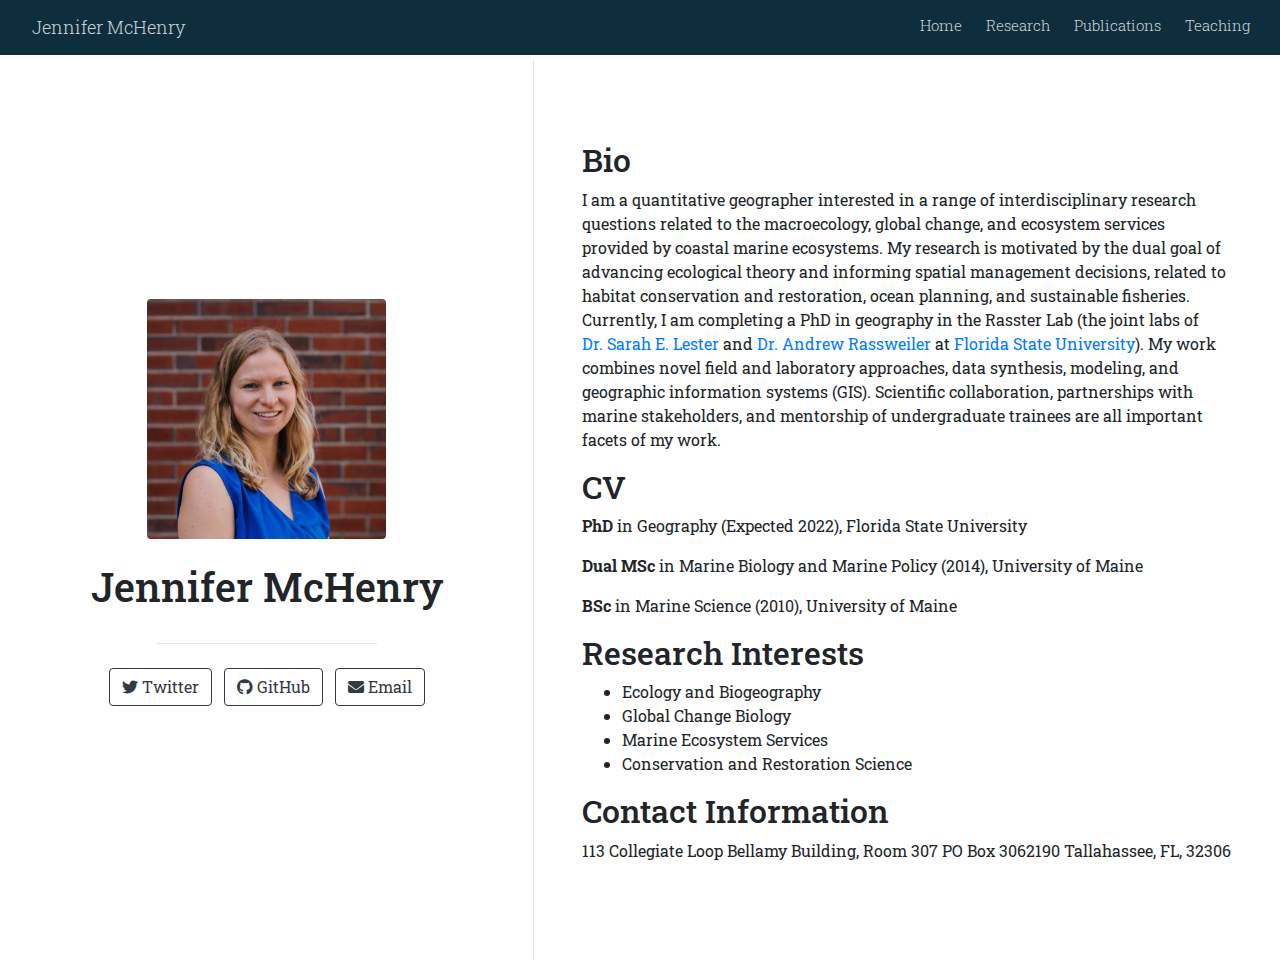
<file: docs/index.html>
<!doctype html>
<html lang="en">
  <head>
    <!-- Required meta tags -->
    <meta charset="utf-8">
    <meta name="viewport" content="width=device-width, initial-scale=1, shrink-to-fit=no">

    <!-- Bootstrap CSS -->
    <link rel="stylesheet" href="https://stackpath.bootstrapcdn.com/bootstrap/4.5.0/css/bootstrap.min.css">

    <link href="https://fonts.googleapis.com/css2?family=Roboto+Slab&display=swap" rel="stylesheet">
    <style type="text/css">body {font-family: 'Roboto Slab', serif;}</style>

    <title>Jennifer McHenry</title>

    
          <!--radix_placeholder_navigation_in_header-->
          <meta name="distill:offset" content=""/>

          <script type="application/javascript">

            window.headroom_prevent_pin = false;

            window.document.addEventListener("DOMContentLoaded", function (event) {

              // initialize headroom for banner
              var header = $('header').get(0);
              var headerHeight = header.offsetHeight;
              var headroom = new Headroom(header, {
                tolerance: 5,
                onPin : function() {
                  if (window.headroom_prevent_pin) {
                    window.headroom_prevent_pin = false;
                    headroom.unpin();
                  }
                }
              });
              headroom.init();
              if(window.location.hash)
                headroom.unpin();
              $(header).addClass('headroom--transition');

              // offset scroll location for banner on hash change
              // (see: https://github.com/WickyNilliams/headroom.js/issues/38)
              window.addEventListener("hashchange", function(event) {
                window.scrollTo(0, window.pageYOffset - (headerHeight + 25));
              });

              // responsive menu
              $('.distill-site-header').each(function(i, val) {
                var topnav = $(this);
                var toggle = topnav.find('.nav-toggle');
                toggle.on('click', function() {
                  topnav.toggleClass('responsive');
                });
              });

              // nav dropdowns
              $('.nav-dropbtn').click(function(e) {
                $(this).next('.nav-dropdown-content').toggleClass('nav-dropdown-active');
                $(this).parent().siblings('.nav-dropdown')
                   .children('.nav-dropdown-content').removeClass('nav-dropdown-active');
              });
              $("body").click(function(e){
                $('.nav-dropdown-content').removeClass('nav-dropdown-active');
              });
              $(".nav-dropdown").click(function(e){
                e.stopPropagation();
              });
            });
          </script>

          <style type="text/css">

          /* Theme (user-documented overrideables for nav appearance) */

          .distill-site-nav {
            color: rgba(255, 255, 255, 0.8);
            background-color: #0F2E3D;
            font-size: 15px;
            font-weight: 300;
          }

          .distill-site-nav a {
            color: inherit;
            text-decoration: none;
          }

          .distill-site-nav a:hover {
            color: white;
          }

          @media print {
            .distill-site-nav {
              display: none;
            }
          }

          .distill-site-header {

          }

          .distill-site-footer {

          }


          /* Site Header */

          .distill-site-header {
            width: 100%;
            box-sizing: border-box;
            z-index: 3;
          }

          .distill-site-header .nav-left {
            display: inline-block;
            margin-left: 8px;
          }

          @media screen and (max-width: 768px) {
            .distill-site-header .nav-left {
              margin-left: 0;
            }
          }


          .distill-site-header .nav-right {
            float: right;
            margin-right: 8px;
          }

          .distill-site-header a,
          .distill-site-header .title {
            display: inline-block;
            text-align: center;
            padding: 14px 10px 14px 10px;
          }

          .distill-site-header .title {
            font-size: 18px;
            min-width: 150px;
          }

          .distill-site-header .logo {
            padding: 0;
          }

          .distill-site-header .logo img {
            display: none;
            max-height: 20px;
            width: auto;
            margin-bottom: -4px;
          }

          .distill-site-header .nav-image img {
            max-height: 18px;
            width: auto;
            display: inline-block;
            margin-bottom: -3px;
          }



          @media screen and (min-width: 1000px) {
            .distill-site-header .logo img {
              display: inline-block;
            }
            .distill-site-header .nav-left {
              margin-left: 20px;
            }
            .distill-site-header .nav-right {
              margin-right: 20px;
            }
            .distill-site-header .title {
              padding-left: 12px;
            }
          }


          .distill-site-header .nav-toggle {
            display: none;
          }

          .nav-dropdown {
            display: inline-block;
            position: relative;
          }

          .nav-dropdown .nav-dropbtn {
            border: none;
            outline: none;
            color: rgba(255, 255, 255, 0.8);
            padding: 16px 10px;
            background-color: transparent;
            font-family: inherit;
            font-size: inherit;
            font-weight: inherit;
            margin: 0;
            margin-top: 1px;
            z-index: 2;
          }

          .nav-dropdown-content {
            display: none;
            position: absolute;
            background-color: white;
            min-width: 200px;
            border: 1px solid rgba(0,0,0,0.15);
            border-radius: 4px;
            box-shadow: 0px 8px 16px 0px rgba(0,0,0,0.1);
            z-index: 1;
            margin-top: 2px;
            white-space: nowrap;
            padding-top: 4px;
            padding-bottom: 4px;
          }

          .nav-dropdown-content hr {
            margin-top: 4px;
            margin-bottom: 4px;
            border: none;
            border-bottom: 1px solid rgba(0, 0, 0, 0.1);
          }

          .nav-dropdown-active {
            display: block;
          }

          .nav-dropdown-content a, .nav-dropdown-content .nav-dropdown-header {
            color: black;
            padding: 6px 24px;
            text-decoration: none;
            display: block;
            text-align: left;
          }

          .nav-dropdown-content .nav-dropdown-header {
            display: block;
            padding: 5px 24px;
            padding-bottom: 0;
            text-transform: uppercase;
            font-size: 14px;
            color: #999999;
            white-space: nowrap;
          }

          .nav-dropdown:hover .nav-dropbtn {
            color: white;
          }

          .nav-dropdown-content a:hover {
            background-color: #ddd;
            color: black;
          }

          .nav-right .nav-dropdown-content {
            margin-left: -45%;
            right: 0;
          }

          @media screen and (max-width: 768px) {
            .distill-site-header a, .distill-site-header .nav-dropdown  {display: none;}
            .distill-site-header a.nav-toggle {
              float: right;
              display: block;
            }
            .distill-site-header .title {
              margin-left: 0;
            }
            .distill-site-header .nav-right {
              margin-right: 0;
            }
            .distill-site-header {
              overflow: hidden;
            }
            .nav-right .nav-dropdown-content {
              margin-left: 0;
            }
          }


          @media screen and (max-width: 768px) {
            .distill-site-header.responsive {position: relative; min-height: 500px; }
            .distill-site-header.responsive a.nav-toggle {
              position: absolute;
              right: 0;
              top: 0;
            }
            .distill-site-header.responsive a,
            .distill-site-header.responsive .nav-dropdown {
              display: block;
              text-align: left;
            }
            .distill-site-header.responsive .nav-left,
            .distill-site-header.responsive .nav-right {
              width: 100%;
            }
            .distill-site-header.responsive .nav-dropdown {float: none;}
            .distill-site-header.responsive .nav-dropdown-content {position: relative;}
            .distill-site-header.responsive .nav-dropdown .nav-dropbtn {
              display: block;
              width: 100%;
              text-align: left;
            }
          }

          /* Site Footer */

          .distill-site-footer {
            width: 100%;
            overflow: hidden;
            box-sizing: border-box;
            z-index: 3;
            margin-top: 30px;
            padding-top: 30px;
            padding-bottom: 30px;
            text-align: center;
          }

          /* Headroom */

          d-title {
            padding-top: 6rem;
          }

          @media print {
            d-title {
              padding-top: 4rem;
            }
          }

          .headroom {
            z-index: 1000;
            position: fixed;
            top: 0;
            left: 0;
            right: 0;
          }

          .headroom--transition {
            transition: all .4s ease-in-out;
          }

          .headroom--unpinned {
            top: -100px;
          }

          .headroom--pinned {
            top: 0;
          }

          /* adjust viewport for navbar height */
          /* helps vertically center bootstrap (non-distill) content */
          .min-vh-100 {
            min-height: calc(100vh - 100px) !important;
          }

          </style>

          <script src="site_libs/jquery-3.6.0/jquery-3.6.0.min.js"></script>
          <link href="site_libs/font-awesome-5.1.0/css/all.css" rel="stylesheet"/>
          <link href="site_libs/font-awesome-5.1.0/css/v4-shims.css" rel="stylesheet"/>
          <script src="site_libs/headroom-0.9.4/headroom.min.js"></script>
          <script src="site_libs/autocomplete-0.37.1/autocomplete.min.js"></script>
          <script src="site_libs/fuse-6.4.1/fuse.min.js"></script>

          <script type="application/javascript">

          function getMeta(metaName) {
            var metas = document.getElementsByTagName('meta');
            for (let i = 0; i < metas.length; i++) {
              if (metas[i].getAttribute('name') === metaName) {
                return metas[i].getAttribute('content');
              }
            }
            return '';
          }

          function offsetURL(url) {
            var offset = getMeta('distill:offset');
            return offset ? offset + '/' + url : url;
          }

          function createFuseIndex() {

            // create fuse index
            var options = {
              keys: [
                { name: 'title', weight: 20 },
                { name: 'categories', weight: 15 },
                { name: 'description', weight: 10 },
                { name: 'contents', weight: 5 },
              ],
              ignoreLocation: true,
              threshold: 0
            };
            var fuse = new window.Fuse([], options);

            // fetch the main search.json
            return fetch(offsetURL('search.json'))
              .then(function(response) {
                if (response.status == 200) {
                  return response.json().then(function(json) {
                    // index main articles
                    json.articles.forEach(function(article) {
                      fuse.add(article);
                    });
                    // download collections and index their articles
                    return Promise.all(json.collections.map(function(collection) {
                      return fetch(offsetURL(collection)).then(function(response) {
                        if (response.status === 200) {
                          return response.json().then(function(articles) {
                            articles.forEach(function(article) {
                              fuse.add(article);
                            });
                          })
                        } else {
                          return Promise.reject(
                            new Error('Unexpected status from search index request: ' +
                                      response.status)
                          );
                        }
                      });
                    })).then(function() {
                      return fuse;
                    });
                  });

                } else {
                  return Promise.reject(
                    new Error('Unexpected status from search index request: ' +
                                response.status)
                  );
                }
              });
          }

          window.document.addEventListener("DOMContentLoaded", function (event) {

            // get search element (bail if we don't have one)
            var searchEl = window.document.getElementById('distill-search');
            if (!searchEl)
              return;

            createFuseIndex()
              .then(function(fuse) {

                // make search box visible
                searchEl.classList.remove('hidden');

                // initialize autocomplete
                var options = {
                  autoselect: true,
                  hint: false,
                  minLength: 2,
                };
                window.autocomplete(searchEl, options, [{
                  source: function(query, callback) {
                    const searchOptions = {
                      isCaseSensitive: false,
                      shouldSort: true,
                      minMatchCharLength: 2,
                      limit: 10,
                    };
                    var results = fuse.search(query, searchOptions);
                    callback(results
                      .map(function(result) { return result.item; })
                    );
                  },
                  templates: {
                    suggestion: function(suggestion) {
                      var img = suggestion.preview && Object.keys(suggestion.preview).length > 0
                        ? `<img src="${offsetURL(suggestion.preview)}"</img>`
                        : '';
                      var html = `
                        <div class="search-item">
                          <h3>${suggestion.title}</h3>
                          <div class="search-item-description">
                            ${suggestion.description || ''}
                          </div>
                          <div class="search-item-preview">
                            ${img}
                          </div>
                        </div>
                      `;
                      return html;
                    }
                  }
                }]).on('autocomplete:selected', function(event, suggestion) {
                  window.location.href = offsetURL(suggestion.path);
                });
                // remove inline display style on autocompleter (we want to
                // manage responsive display via css)
                $('.algolia-autocomplete').css("display", "");
              })
              .catch(function(error) {
                console.log(error);
              });

          });

          </script>

          <style type="text/css">

          .nav-search {
            font-size: x-small;
          }

          /* Algolioa Autocomplete */

          .algolia-autocomplete {
            display: inline-block;
            margin-left: 10px;
            vertical-align: sub;
            background-color: white;
            color: black;
            padding: 6px;
            padding-top: 8px;
            padding-bottom: 0;
            border-radius: 6px;
            border: 1px #0F2E3D solid;
            width: 180px;
          }


          @media screen and (max-width: 768px) {
            .distill-site-nav .algolia-autocomplete {
              display: none;
              visibility: hidden;
            }
            .distill-site-nav.responsive .algolia-autocomplete {
              display: inline-block;
              visibility: visible;
            }
            .distill-site-nav.responsive .algolia-autocomplete .aa-dropdown-menu {
              margin-left: 0;
              width: 400px;
              max-height: 400px;
            }
          }

          .algolia-autocomplete .aa-input, .algolia-autocomplete .aa-hint {
            width: 90%;
            outline: none;
            border: none;
          }

          .algolia-autocomplete .aa-hint {
            color: #999;
          }
          .algolia-autocomplete .aa-dropdown-menu {
            width: 550px;
            max-height: 70vh;
            overflow-x: visible;
            overflow-y: scroll;
            padding: 5px;
            margin-top: 3px;
            margin-left: -150px;
            background-color: #fff;
            border-radius: 5px;
            border: 1px solid #999;
            border-top: none;
          }

          .algolia-autocomplete .aa-dropdown-menu .aa-suggestion {
            cursor: pointer;
            padding: 5px 4px;
            border-bottom: 1px solid #eee;
          }

          .algolia-autocomplete .aa-dropdown-menu .aa-suggestion:last-of-type {
            border-bottom: none;
            margin-bottom: 2px;
          }

          .algolia-autocomplete .aa-dropdown-menu .aa-suggestion .search-item {
            overflow: hidden;
            font-size: 0.8em;
            line-height: 1.4em;
          }

          .algolia-autocomplete .aa-dropdown-menu .aa-suggestion .search-item h3 {
            font-size: 1rem;
            margin-block-start: 0;
            margin-block-end: 5px;
          }

          .algolia-autocomplete .aa-dropdown-menu .aa-suggestion .search-item-description {
            display: inline-block;
            overflow: hidden;
            height: 2.8em;
            width: 80%;
            margin-right: 4%;
          }

          .algolia-autocomplete .aa-dropdown-menu .aa-suggestion .search-item-preview {
            display: inline-block;
            width: 15%;
          }

          .algolia-autocomplete .aa-dropdown-menu .aa-suggestion .search-item-preview img {
            height: 3em;
            width: auto;
            display: none;
          }

          .algolia-autocomplete .aa-dropdown-menu .aa-suggestion .search-item-preview img[src] {
            display: initial;
          }

          .algolia-autocomplete .aa-dropdown-menu .aa-suggestion.aa-cursor {
            background-color: #eee;
          }
          .algolia-autocomplete .aa-dropdown-menu .aa-suggestion em {
            font-weight: bold;
            font-style: normal;
          }

          </style>


          <!--/radix_placeholder_navigation_in_header-->
          <!--radix_placeholder_site_in_header-->
          <!--/radix_placeholder_site_in_header-->
          
          <style type="text/css">
          body {
            padding-top: 60px;
          }
          </style>
          <script src="C:\Users\Jennifer\OneDrive\Documents\R\win-library\4.1\rmarkdown\rmd\h\pandoc\header-attrs.js"></script>
    
    
  </head>
  <body>

          <!--radix_placeholder_navigation_before_body-->
          <header class="header header--fixed" role="banner">
          <nav class="distill-site-nav distill-site-header">
          <div class="nav-left">
          <a href="index.html" class="title">Jennifer McHenry</a>
          </div>
          <div class="nav-right">
          <a href="index.html">Home</a>
          <a href="research.html">Research</a>
          <a href="publications.html">Publications</a>
          <a href="teaching.html">Teaching</a>
          <a href="javascript:void(0);" class="nav-toggle">&#9776;</a>
          </div>
          </nav>
          </header>
          <!--/radix_placeholder_navigation_before_body-->
          <!--radix_placeholder_site_before_body-->
          <!--/radix_placeholder_site_before_body-->
    
    <div class="container-fluid d-none d-lg-block d-xl-block">
      <div class="d-flex row flex-row vh-100">
        <div class="d-flex flex-column col-5 align-items-center text-center align-self-center">
          <div class="mx-auto text-center">
            <div class="p-3">
              <img src=headshot.jpg style="height:15rem" class="rounded">
            </div>
            <div class="p-2">
              <h1>Jennifer McHenry</h1>
            </div>
            <hr style="width:60%;"/>
            <div class="p-2">
              <div id="icon-list">
                <ul class="list-inline">
                                    <li class="list-inline-item">
                    <a href=https://twitter.com/JennMcHenry>
                      <button type="button" class="btn btn-outline-dark mb-2">
                        <i class="fab fa-twitter"></i> Twitter
                      </button>
                    </a>
                  </li>
                                    <li class="list-inline-item">
                    <a href=https://github.com/jennmchenry1>
                      <button type="button" class="btn btn-outline-dark mb-2">
                        <i class="fab fa-github"></i> GitHub
                      </button>
                    </a>
                  </li>
                                    <li class="list-inline-item">
                    <a href=jamchenry@fsu.edu>
                      <button type="button" class="btn btn-outline-dark mb-2">
                        <i class="fa fa-envelope" aria-hidden="true"></i> Email
                      </button>
                    </a>
                  </li>
                                  </ul>
              </div>
            </div>
          </div>
        </div>
        <div class="d-flex flex-column vh-100 border-left"></div>
        <div class="d-flex flex-column col px-5 align-items-center align-self-center mh-100" style="overflow-y: scroll;">
          <div class="my-5" id="content">
            <div id="bio" class="section level2">
            <h2>Bio</h2>
            <p>I am a quantitative geographer interested in a range of interdisciplinary research questions related to the macroecology, global change, and ecosystem services provided by coastal marine ecosystems. My research is motivated by the dual goal of advancing ecological theory and informing spatial management decisions, related to habitat conservation and restoration, ocean planning, and sustainable fisheries. Currently, I am completing a PhD in geography in the Rasster Lab (the joint labs of <a href="www.lester-lab.org">Dr. Sarah E. Lester</a> and <a href="www.rassweiler-lab.org">Dr. Andrew Rassweiler</a> at <a href="www.geography.fsu.edu">Florida State University</a>). My work combines novel field and laboratory approaches, data synthesis, modeling, and geographic information systems (GIS). Scientific collaboration, partnerships with marine stakeholders, and mentorship of undergraduate trainees are all important facets of my work.</p>
            </div>
            <div id="cv" class="section level2">
            <h2>CV</h2>
            <p><strong>PhD</strong> in Geography (Expected 2022), Florida State University</p>
            <p><strong>Dual MSc</strong> in Marine Biology and Marine Policy (2014), University of Maine</p>
            <p><strong>BSc</strong> in Marine Science (2010), University of Maine</p>
            </div>
            <div id="research-interests" class="section level2">
            <h2>Research Interests</h2>
            <ul>
            <li>Ecology and Biogeography</li>
            <li>Global Change Biology</li>
            <li>Marine Ecosystem Services</li>
            <li>Conservation and Restoration Science</li>
            </ul>
            </div>
            <div id="contact-information" class="section level2">
            <h2>Contact Information</h2>
            <p>113 Collegiate Loop Bellamy Building, Room 307 PO Box 3062190 Tallahassee, FL, 32306</p>
            </div>
          </div>
        </div>
      </div>
    </div>

    <div class="container-flex min-vh-100 d-block d-lg-none d-xl-none">
      <div class="d-flex flex-row justify-content-center">
        <div class="d-flex flex-col">
          <div class="mx-auto">
            <div class="p-3 mt-3 text-center">
              <img src=headshot.jpg style="height:15rem" class="rounded">
            </div>
            <div class="p-2 text-center">
              <h1>Jennifer McHenry</h1>
            </div>
            <hr style="width:60%;"/>

            <div class="row justify-content-center align-items-center">
              <div class="col-8 p-1 text-center">
                <div class="list-group">
                                    <a href=https://twitter.com/JennMcHenry>
                    <button type="button" class="list-group-item list-group-item-action my-1 rounded">
                      <i class="fab fa-twitter"></i> Twitter
                    </button>
                  </a>
                                    <a href=https://github.com/jennmchenry1>
                    <button type="button" class="list-group-item list-group-item-action my-1 rounded">
                      <i class="fab fa-github"></i> GitHub
                    </button>
                  </a>
                                    <a href=jamchenry@fsu.edu>
                    <button type="button" class="list-group-item list-group-item-action my-1 rounded">
                      <i class="fa fa-envelope" aria-hidden="true"></i> Email
                    </button>
                  </a>
                                  </div>
              </div>
            </div>
            <div class="p pt-4 px-5">
              <div id="bio" class="section level2">
              <h2>Bio</h2>
              <p>I am a quantitative geographer interested in a range of interdisciplinary research questions related to the macroecology, global change, and ecosystem services provided by coastal marine ecosystems. My research is motivated by the dual goal of advancing ecological theory and informing spatial management decisions, related to habitat conservation and restoration, ocean planning, and sustainable fisheries. Currently, I am completing a PhD in geography in the Rasster Lab (the joint labs of <a href="www.lester-lab.org">Dr. Sarah E. Lester</a> and <a href="www.rassweiler-lab.org">Dr. Andrew Rassweiler</a> at <a href="www.geography.fsu.edu">Florida State University</a>). My work combines novel field and laboratory approaches, data synthesis, modeling, and geographic information systems (GIS). Scientific collaboration, partnerships with marine stakeholders, and mentorship of undergraduate trainees are all important facets of my work.</p>
              </div>
              <div id="cv" class="section level2">
              <h2>CV</h2>
              <p><strong>PhD</strong> in Geography (Expected 2022), Florida State University</p>
              <p><strong>Dual MSc</strong> in Marine Biology and Marine Policy (2014), University of Maine</p>
              <p><strong>BSc</strong> in Marine Science (2010), University of Maine</p>
              </div>
              <div id="research-interests" class="section level2">
              <h2>Research Interests</h2>
              <ul>
              <li>Ecology and Biogeography</li>
              <li>Global Change Biology</li>
              <li>Marine Ecosystem Services</li>
              <li>Conservation and Restoration Science</li>
              </ul>
              </div>
              <div id="contact-information" class="section level2">
              <h2>Contact Information</h2>
              <p>113 Collegiate Loop Bellamy Building, Room 307 PO Box 3062190 Tallahassee, FL, 32306</p>
              </div>
            </div>
        </div>
      </div>
    </div>

    <!-- Optional JavaScript -->
    <!-- jQuery first, then Popper.js, then Bootstrap JS -->
    <script src="https://code.jquery.com/jquery-3.5.1.slim.min.js" integrity="sha384-DfXdz2htPH0lsSSs5nCTpuj/zy4C+OGpamoFVy38MVBnE+IbbVYUew+OrCXaRkfj" crossorigin="anonymous"></script>
    <script src="https://cdn.jsdelivr.net/npm/popper.js@1.16.0/dist/umd/popper.min.js" integrity="sha384-Q6E9RHvbIyZFJoft+2mJbHaEWldlvI9IOYy5n3zV9zzTtmI3UksdQRVvoxMfooAo" crossorigin="anonymous"></script>
    <script src="https://stackpath.bootstrapcdn.com/bootstrap/4.5.0/js/bootstrap.min.js" integrity="sha384-OgVRvuATP1z7JjHLkuOU7Xw704+h835Lr+6QL9UvYjZE3Ipu6Tp75j7Bh/kR0JKI" crossorigin="anonymous"></script>

      <!--radix_placeholder_site_after_body-->
      <!--/radix_placeholder_site_after_body-->
      <!--radix_placeholder_navigation_after_body-->
      <!--/radix_placeholder_navigation_after_body-->
  
  </body>
</html>
</file>
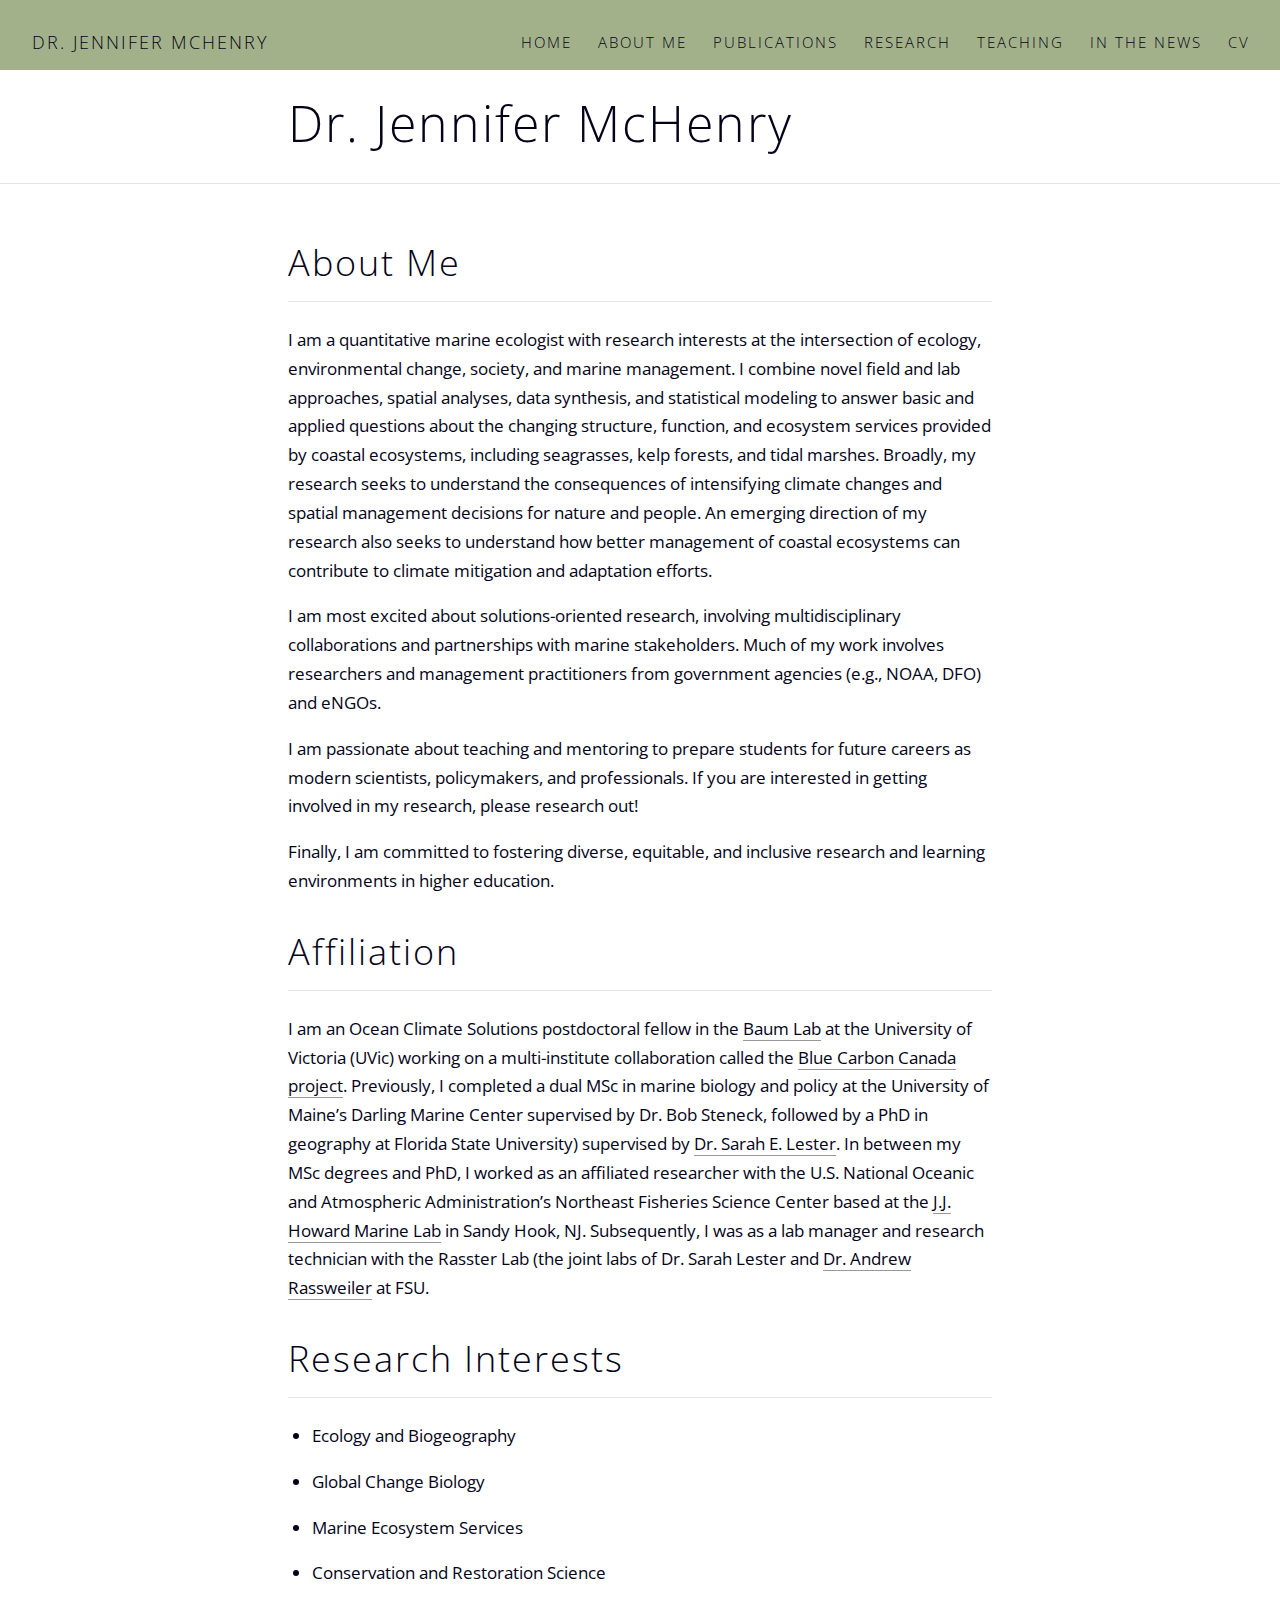
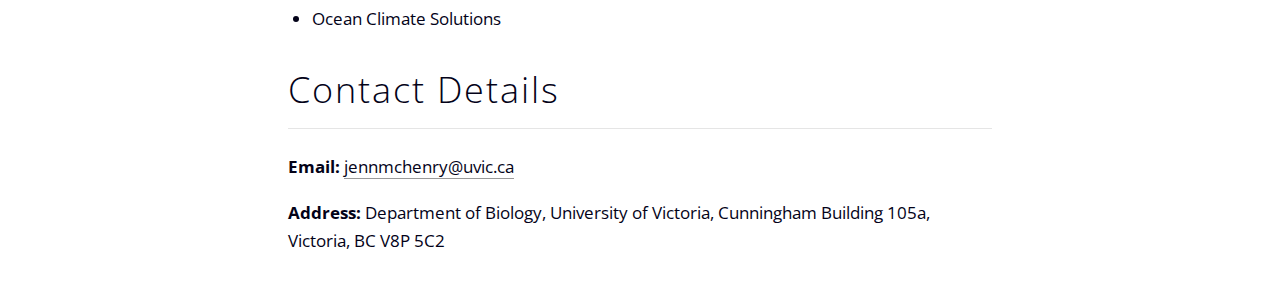
<file: test.html>
<!DOCTYPE html>

<html xmlns="http://www.w3.org/1999/xhtml" lang="" xml:lang="">

<head>
  <meta charset="utf-8"/>
  <meta name="viewport" content="width=device-width, initial-scale=1"/>
  <meta http-equiv="X-UA-Compatible" content="IE=Edge,chrome=1"/>
  <meta name="generator" content="distill" />

  <style type="text/css">
  /* Hide doc at startup (prevent jankiness while JS renders/transforms) */
  body {
    visibility: hidden;
  }
  </style>

 <!--radix_placeholder_import_source-->
 <!--/radix_placeholder_import_source-->

<style type="text/css">code{white-space: pre;}</style>
<style type="text/css" data-origin="pandoc">
pre > code.sourceCode { white-space: pre; position: relative; }
pre > code.sourceCode > span { line-height: 1.25; }
pre > code.sourceCode > span:empty { height: 1.2em; }
.sourceCode { overflow: visible; }
code.sourceCode > span { color: inherit; text-decoration: inherit; }
div.sourceCode { margin: 1em 0; }
pre.sourceCode { margin: 0; }
@media screen {
div.sourceCode { overflow: auto; }
}
@media print {
pre > code.sourceCode { white-space: pre-wrap; }
pre > code.sourceCode > span { text-indent: -5em; padding-left: 5em; }
}
pre.numberSource code
  { counter-reset: source-line 0; }
pre.numberSource code > span
  { position: relative; left: -4em; counter-increment: source-line; }
pre.numberSource code > span > a:first-child::before
  { content: counter(source-line);
    position: relative; left: -1em; text-align: right; vertical-align: baseline;
    border: none; display: inline-block;
    -webkit-touch-callout: none; -webkit-user-select: none;
    -khtml-user-select: none; -moz-user-select: none;
    -ms-user-select: none; user-select: none;
    padding: 0 4px; width: 4em;
    color: #aaaaaa;
  }
pre.numberSource { margin-left: 3em; border-left: 1px solid #aaaaaa;  padding-left: 4px; }
div.sourceCode
  { color: #00769e; background-color: #f1f3f5; }
@media screen {
pre > code.sourceCode > span > a:first-child::before { text-decoration: underline; }
}
code span { color: #00769e; } /* Normal */
code span.al { color: #ad0000; } /* Alert */
code span.an { color: #5e5e5e; } /* Annotation */
code span.at { color: #657422; } /* Attribute */
code span.bn { color: #ad0000; } /* BaseN */
code span.bu { } /* BuiltIn */
code span.cf { color: #00769e; } /* ControlFlow */
code span.ch { color: #20794d; } /* Char */
code span.cn { color: #8f5902; } /* Constant */
code span.co { color: #5e5e5e; } /* Comment */
code span.cv { color: #5e5e5e; font-style: italic; } /* CommentVar */
code span.do { color: #5e5e5e; font-style: italic; } /* Documentation */
code span.dt { color: #ad0000; } /* DataType */
code span.dv { color: #ad0000; } /* DecVal */
code span.er { color: #ad0000; } /* Error */
code span.ex { } /* Extension */
code span.fl { color: #ad0000; } /* Float */
code span.fu { color: #4758ab; } /* Function */
code span.im { } /* Import */
code span.in { color: #5e5e5e; } /* Information */
code span.kw { color: #00769e; } /* Keyword */
code span.op { color: #5e5e5e; } /* Operator */
code span.ot { color: #00769e; } /* Other */
code span.pp { color: #ad0000; } /* Preprocessor */
code span.sc { color: #5e5e5e; } /* SpecialChar */
code span.ss { color: #20794d; } /* SpecialString */
code span.st { color: #20794d; } /* String */
code span.va { color: #111111; } /* Variable */
code span.vs { color: #20794d; } /* VerbatimString */
code span.wa { color: #5e5e5e; font-style: italic; } /* Warning */
</style>


  <!--radix_placeholder_meta_tags-->
  <title>DR. JENNIFER MCHENRY: Dr. Jennifer McHenry</title>




  <!--  https://developers.facebook.com/docs/sharing/webmasters#markup -->
  <meta property="og:title" content="DR. JENNIFER MCHENRY: Dr. Jennifer McHenry"/>
  <meta property="og:type" content="article"/>
  <meta property="og:locale" content="en_US"/>
  <meta property="og:site_name" content="DR. JENNIFER MCHENRY"/>

  <!--  https://dev.twitter.com/cards/types/summary -->
  <meta property="twitter:card" content="summary"/>
  <meta property="twitter:title" content="DR. JENNIFER MCHENRY: Dr. Jennifer McHenry"/>

  <!--/radix_placeholder_meta_tags-->
  <!--radix_placeholder_rmarkdown_metadata-->

  <script type="text/json" id="radix-rmarkdown-metadata">
  {"type":"list","attributes":{"names":{"type":"character","attributes":{},"value":["title","image","description","site","output"]}},"value":[{"type":"character","attributes":{},"value":["Dr. Jennifer McHenry"]},{"type":"character","attributes":{},"value":["photos/postdoc_headshot2.jpg"]},{"type":"NULL"},{"type":"character","attributes":{},"value":["distill::distill_website"]},{"type":"character","attributes":{},"value":["postcards::trestles"]}]}
  </script>
  <!--/radix_placeholder_rmarkdown_metadata-->
  <!--radix_placeholder_navigation_in_header-->
  <meta name="distill:offset" content=""/>

  <script type="application/javascript">

    window.headroom_prevent_pin = false;

    window.document.addEventListener("DOMContentLoaded", function (event) {

      // initialize headroom for banner
      var header = $('header').get(0);
      var headerHeight = header.offsetHeight;
      var headroom = new Headroom(header, {
        tolerance: 5,
        onPin : function() {
          if (window.headroom_prevent_pin) {
            window.headroom_prevent_pin = false;
            headroom.unpin();
          }
        }
      });
      headroom.init();
      if(window.location.hash)
        headroom.unpin();
      $(header).addClass('headroom--transition');

      // offset scroll location for banner on hash change
      // (see: https://github.com/WickyNilliams/headroom.js/issues/38)
      window.addEventListener("hashchange", function(event) {
        window.scrollTo(0, window.pageYOffset - (headerHeight + 25));
      });

      // responsive menu
      $('.distill-site-header').each(function(i, val) {
        var topnav = $(this);
        var toggle = topnav.find('.nav-toggle');
        toggle.on('click', function() {
          topnav.toggleClass('responsive');
        });
      });

      // nav dropdowns
      $('.nav-dropbtn').click(function(e) {
        $(this).next('.nav-dropdown-content').toggleClass('nav-dropdown-active');
        $(this).parent().siblings('.nav-dropdown')
           .children('.nav-dropdown-content').removeClass('nav-dropdown-active');
      });
      $("body").click(function(e){
        $('.nav-dropdown-content').removeClass('nav-dropdown-active');
      });
      $(".nav-dropdown").click(function(e){
        e.stopPropagation();
      });
    });
  </script>

  <style type="text/css">

  /* Theme (user-documented overrideables for nav appearance) */

  .distill-site-nav {
    color: rgba(255, 255, 255, 0.8);
    background-color: #0F2E3D;
    font-size: 15px;
    font-weight: 300;
  }

  .distill-site-nav a {
    color: inherit;
    text-decoration: none;
  }

  .distill-site-nav a:hover {
    color: white;
  }

  @media print {
    .distill-site-nav {
      display: none;
    }
  }

  .distill-site-header {

  }

  .distill-site-footer {

  }


  /* Site Header */

  .distill-site-header {
    width: 100%;
    box-sizing: border-box;
    z-index: 3;
  }

  .distill-site-header .nav-left {
    display: inline-block;
    margin-left: 8px;
  }

  @media screen and (max-width: 768px) {
    .distill-site-header .nav-left {
      margin-left: 0;
    }
  }


  .distill-site-header .nav-right {
    float: right;
    margin-right: 8px;
  }

  .distill-site-header a,
  .distill-site-header .title {
    display: inline-block;
    text-align: center;
    padding: 14px 10px 14px 10px;
  }

  .distill-site-header .title {
    font-size: 18px;
    min-width: 150px;
  }

  .distill-site-header .logo {
    padding: 0;
  }

  .distill-site-header .logo img {
    display: none;
    max-height: 20px;
    width: auto;
    margin-bottom: -4px;
  }

  .distill-site-header .nav-image img {
    max-height: 18px;
    width: auto;
    display: inline-block;
    margin-bottom: -3px;
  }



  @media screen and (min-width: 1000px) {
    .distill-site-header .logo img {
      display: inline-block;
    }
    .distill-site-header .nav-left {
      margin-left: 20px;
    }
    .distill-site-header .nav-right {
      margin-right: 20px;
    }
    .distill-site-header .title {
      padding-left: 12px;
    }
  }


  .distill-site-header .nav-toggle {
    display: none;
  }

  .nav-dropdown {
    display: inline-block;
    position: relative;
  }

  .nav-dropdown .nav-dropbtn {
    border: none;
    outline: none;
    color: rgba(255, 255, 255, 0.8);
    padding: 16px 10px;
    background-color: transparent;
    font-family: inherit;
    font-size: inherit;
    font-weight: inherit;
    margin: 0;
    margin-top: 1px;
    z-index: 2;
  }

  .nav-dropdown-content {
    display: none;
    position: absolute;
    background-color: white;
    min-width: 200px;
    border: 1px solid rgba(0,0,0,0.15);
    border-radius: 4px;
    box-shadow: 0px 8px 16px 0px rgba(0,0,0,0.1);
    z-index: 1;
    margin-top: 2px;
    white-space: nowrap;
    padding-top: 4px;
    padding-bottom: 4px;
  }

  .nav-dropdown-content hr {
    margin-top: 4px;
    margin-bottom: 4px;
    border: none;
    border-bottom: 1px solid rgba(0, 0, 0, 0.1);
  }

  .nav-dropdown-active {
    display: block;
  }

  .nav-dropdown-content a, .nav-dropdown-content .nav-dropdown-header {
    color: black;
    padding: 6px 24px;
    text-decoration: none;
    display: block;
    text-align: left;
  }

  .nav-dropdown-content .nav-dropdown-header {
    display: block;
    padding: 5px 24px;
    padding-bottom: 0;
    text-transform: uppercase;
    font-size: 14px;
    color: #999999;
    white-space: nowrap;
  }

  .nav-dropdown:hover .nav-dropbtn {
    color: white;
  }

  .nav-dropdown-content a:hover {
    background-color: #ddd;
    color: black;
  }

  .nav-right .nav-dropdown-content {
    margin-left: -45%;
    right: 0;
  }

  @media screen and (max-width: 768px) {
    .distill-site-header a, .distill-site-header .nav-dropdown  {display: none;}
    .distill-site-header a.nav-toggle {
      float: right;
      display: block;
    }
    .distill-site-header .title {
      margin-left: 0;
    }
    .distill-site-header .nav-right {
      margin-right: 0;
    }
    .distill-site-header {
      overflow: hidden;
    }
    .nav-right .nav-dropdown-content {
      margin-left: 0;
    }
  }


  @media screen and (max-width: 768px) {
    .distill-site-header.responsive {position: relative; min-height: 500px; }
    .distill-site-header.responsive a.nav-toggle {
      position: absolute;
      right: 0;
      top: 0;
    }
    .distill-site-header.responsive a,
    .distill-site-header.responsive .nav-dropdown {
      display: block;
      text-align: left;
    }
    .distill-site-header.responsive .nav-left,
    .distill-site-header.responsive .nav-right {
      width: 100%;
    }
    .distill-site-header.responsive .nav-dropdown {float: none;}
    .distill-site-header.responsive .nav-dropdown-content {position: relative;}
    .distill-site-header.responsive .nav-dropdown .nav-dropbtn {
      display: block;
      width: 100%;
      text-align: left;
    }
  }

  /* Site Footer */

  .distill-site-footer {
    width: 100%;
    overflow: hidden;
    box-sizing: border-box;
    z-index: 3;
    margin-top: 30px;
    padding-top: 30px;
    padding-bottom: 30px;
    text-align: center;
  }

  /* Headroom */

  d-title {
    padding-top: 6rem;
  }

  @media print {
    d-title {
      padding-top: 4rem;
    }
  }

  .headroom {
    z-index: 1000;
    position: fixed;
    top: 0;
    left: 0;
    right: 0;
  }

  .headroom--transition {
    transition: all .4s ease-in-out;
  }

  .headroom--unpinned {
    top: -100px;
  }

  .headroom--pinned {
    top: 0;
  }

  /* adjust viewport for navbar height */
  /* helps vertically center bootstrap (non-distill) content */
  .min-vh-100 {
    min-height: calc(100vh - 100px) !important;
  }

  </style>

  <script src="site_libs/jquery-3.6.0/jquery-3.6.0.min.js"></script>
  <link href="site_libs/font-awesome-6.4.2/css/all.min.css" rel="stylesheet"/>
  <link href="site_libs/font-awesome-6.4.2/css/v4-shims.min.css" rel="stylesheet"/>
  <script src="site_libs/headroom-0.9.4/headroom.min.js"></script>
  <script src="site_libs/autocomplete-0.37.1/autocomplete.min.js"></script>
  <script src="site_libs/fuse-6.4.1/fuse.min.js"></script>

  <script type="application/javascript">

  function getMeta(metaName) {
    var metas = document.getElementsByTagName('meta');
    for (let i = 0; i < metas.length; i++) {
      if (metas[i].getAttribute('name') === metaName) {
        return metas[i].getAttribute('content');
      }
    }
    return '';
  }

  function offsetURL(url) {
    var offset = getMeta('distill:offset');
    return offset ? offset + '/' + url : url;
  }

  function createFuseIndex() {

    // create fuse index
    var options = {
      keys: [
        { name: 'title', weight: 20 },
        { name: 'categories', weight: 15 },
        { name: 'description', weight: 10 },
        { name: 'contents', weight: 5 },
      ],
      ignoreLocation: true,
      threshold: 0
    };
    var fuse = new window.Fuse([], options);

    // fetch the main search.json
    return fetch(offsetURL('search.json'))
      .then(function(response) {
        if (response.status == 200) {
          return response.json().then(function(json) {
            // index main articles
            json.articles.forEach(function(article) {
              fuse.add(article);
            });
            // download collections and index their articles
            return Promise.all(json.collections.map(function(collection) {
              return fetch(offsetURL(collection)).then(function(response) {
                if (response.status === 200) {
                  return response.json().then(function(articles) {
                    articles.forEach(function(article) {
                      fuse.add(article);
                    });
                  })
                } else {
                  return Promise.reject(
                    new Error('Unexpected status from search index request: ' +
                              response.status)
                  );
                }
              });
            })).then(function() {
              return fuse;
            });
          });

        } else {
          return Promise.reject(
            new Error('Unexpected status from search index request: ' +
                        response.status)
          );
        }
      });
  }

  window.document.addEventListener("DOMContentLoaded", function (event) {

    // get search element (bail if we don't have one)
    var searchEl = window.document.getElementById('distill-search');
    if (!searchEl)
      return;

    createFuseIndex()
      .then(function(fuse) {

        // make search box visible
        searchEl.classList.remove('hidden');

        // initialize autocomplete
        var options = {
          autoselect: true,
          hint: false,
          minLength: 2,
        };
        window.autocomplete(searchEl, options, [{
          source: function(query, callback) {
            const searchOptions = {
              isCaseSensitive: false,
              shouldSort: true,
              minMatchCharLength: 2,
              limit: 10,
            };
            var results = fuse.search(query, searchOptions);
            callback(results
              .map(function(result) { return result.item; })
            );
          },
          templates: {
            suggestion: function(suggestion) {
              var img = suggestion.preview && Object.keys(suggestion.preview).length > 0
                ? `<img src="${offsetURL(suggestion.preview)}"</img>`
                : '';
              var html = `
                <div class="search-item">
                  <h3>${suggestion.title}</h3>
                  <div class="search-item-description">
                    ${suggestion.description || ''}
                  </div>
                  <div class="search-item-preview">
                    ${img}
                  </div>
                </div>
              `;
              return html;
            }
          }
        }]).on('autocomplete:selected', function(event, suggestion) {
          window.location.href = offsetURL(suggestion.path);
        });
        // remove inline display style on autocompleter (we want to
        // manage responsive display via css)
        $('.algolia-autocomplete').css("display", "");
      })
      .catch(function(error) {
        console.log(error);
      });

  });

  </script>

  <style type="text/css">

  .nav-search {
    font-size: x-small;
  }

  /* Algolioa Autocomplete */

  .algolia-autocomplete {
    display: inline-block;
    margin-left: 10px;
    vertical-align: sub;
    background-color: white;
    color: black;
    padding: 6px;
    padding-top: 8px;
    padding-bottom: 0;
    border-radius: 6px;
    border: 1px #0F2E3D solid;
    width: 180px;
  }


  @media screen and (max-width: 768px) {
    .distill-site-nav .algolia-autocomplete {
      display: none;
      visibility: hidden;
    }
    .distill-site-nav.responsive .algolia-autocomplete {
      display: inline-block;
      visibility: visible;
    }
    .distill-site-nav.responsive .algolia-autocomplete .aa-dropdown-menu {
      margin-left: 0;
      width: 400px;
      max-height: 400px;
    }
  }

  .algolia-autocomplete .aa-input, .algolia-autocomplete .aa-hint {
    width: 90%;
    outline: none;
    border: none;
  }

  .algolia-autocomplete .aa-hint {
    color: #999;
  }
  .algolia-autocomplete .aa-dropdown-menu {
    width: 550px;
    max-height: 70vh;
    overflow-x: visible;
    overflow-y: scroll;
    padding: 5px;
    margin-top: 3px;
    margin-left: -150px;
    background-color: #fff;
    border-radius: 5px;
    border: 1px solid #999;
    border-top: none;
  }

  .algolia-autocomplete .aa-dropdown-menu .aa-suggestion {
    cursor: pointer;
    padding: 5px 4px;
    border-bottom: 1px solid #eee;
  }

  .algolia-autocomplete .aa-dropdown-menu .aa-suggestion:last-of-type {
    border-bottom: none;
    margin-bottom: 2px;
  }

  .algolia-autocomplete .aa-dropdown-menu .aa-suggestion .search-item {
    overflow: hidden;
    font-size: 0.8em;
    line-height: 1.4em;
  }

  .algolia-autocomplete .aa-dropdown-menu .aa-suggestion .search-item h3 {
    font-size: 1rem;
    margin-block-start: 0;
    margin-block-end: 5px;
  }

  .algolia-autocomplete .aa-dropdown-menu .aa-suggestion .search-item-description {
    display: inline-block;
    overflow: hidden;
    height: 2.8em;
    width: 80%;
    margin-right: 4%;
  }

  .algolia-autocomplete .aa-dropdown-menu .aa-suggestion .search-item-preview {
    display: inline-block;
    width: 15%;
  }

  .algolia-autocomplete .aa-dropdown-menu .aa-suggestion .search-item-preview img {
    height: 3em;
    width: auto;
    display: none;
  }

  .algolia-autocomplete .aa-dropdown-menu .aa-suggestion .search-item-preview img[src] {
    display: initial;
  }

  .algolia-autocomplete .aa-dropdown-menu .aa-suggestion.aa-cursor {
    background-color: #eee;
  }
  .algolia-autocomplete .aa-dropdown-menu .aa-suggestion em {
    font-weight: bold;
    font-style: normal;
  }

  </style>


  <!--/radix_placeholder_navigation_in_header-->
  <!--radix_placeholder_distill-->

  <style type="text/css">

  body {
    background-color: white;
  }

  .pandoc-table {
    width: 100%;
  }

  .pandoc-table>caption {
    margin-bottom: 10px;
  }

  .pandoc-table th:not([align]) {
    text-align: left;
  }

  .pagedtable-footer {
    font-size: 15px;
  }

  d-byline .byline {
    grid-template-columns: 2fr 2fr;
  }

  d-byline .byline h3 {
    margin-block-start: 1.5em;
  }

  d-byline .byline .authors-affiliations h3 {
    margin-block-start: 0.5em;
  }

  .authors-affiliations .orcid-id {
    width: 16px;
    height:16px;
    margin-left: 4px;
    margin-right: 4px;
    vertical-align: middle;
    padding-bottom: 2px;
  }

  d-title .dt-tags {
    margin-top: 1em;
    grid-column: text;
  }

  .dt-tags .dt-tag {
    text-decoration: none;
    display: inline-block;
    color: rgba(0,0,0,0.6);
    padding: 0em 0.4em;
    margin-right: 0.5em;
    margin-bottom: 0.4em;
    font-size: 70%;
    border: 1px solid rgba(0,0,0,0.2);
    border-radius: 3px;
    text-transform: uppercase;
    font-weight: 500;
  }

  d-article table.gt_table td,
  d-article table.gt_table th {
    border-bottom: none;
    font-size: 100%;
  }

  .html-widget {
    margin-bottom: 2.0em;
  }

  .l-screen-inset {
    padding-right: 16px;
  }

  .l-screen .caption {
    margin-left: 10px;
  }

  .shaded {
    background: rgb(247, 247, 247);
    padding-top: 20px;
    padding-bottom: 20px;
    border-top: 1px solid rgba(0, 0, 0, 0.1);
    border-bottom: 1px solid rgba(0, 0, 0, 0.1);
  }

  .shaded .html-widget {
    margin-bottom: 0;
    border: 1px solid rgba(0, 0, 0, 0.1);
  }

  .shaded .shaded-content {
    background: white;
  }

  .text-output {
    margin-top: 0;
    line-height: 1.5em;
  }

  .hidden {
    display: none !important;
  }

  hr.section-separator {
    border: none;
    border-top: 1px solid rgba(0, 0, 0, 0.1);
    margin: 0px;
  }


  d-byline {
    border-top: none;
  }

  d-article {
    padding-top: 2.5rem;
    padding-bottom: 30px;
    border-top: none;
  }

  d-appendix {
    padding-top: 30px;
  }

  d-article>p>img {
    width: 100%;
  }

  d-article h2 {
    margin: 1rem 0 1.5rem 0;
  }

  d-article h3 {
    margin-top: 1.5rem;
  }

  d-article iframe {
    border: 1px solid rgba(0, 0, 0, 0.1);
    margin-bottom: 2.0em;
    width: 100%;
  }

  /* Tweak code blocks */

  d-article div.sourceCode code,
  d-article pre code {
    font-family: Consolas, Monaco, 'Andale Mono', 'Ubuntu Mono', monospace;
  }

  d-article pre,
  d-article div.sourceCode,
  d-article div.sourceCode pre {
    overflow: auto;
  }

  d-article div.sourceCode {
    background-color: white;
  }

  d-article div.sourceCode pre {
    padding-left: 10px;
    font-size: 12px;
    border-left: 2px solid rgba(0,0,0,0.1);
  }

  d-article pre {
    font-size: 12px;
    color: black;
    background: none;
    margin-top: 0;
    text-align: left;
    white-space: pre;
    word-spacing: normal;
    word-break: normal;
    word-wrap: normal;
    line-height: 1.5;

    -moz-tab-size: 4;
    -o-tab-size: 4;
    tab-size: 4;

    -webkit-hyphens: none;
    -moz-hyphens: none;
    -ms-hyphens: none;
    hyphens: none;
  }

  d-article pre a {
    border-bottom: none;
  }

  d-article pre a:hover {
    border-bottom: none;
    text-decoration: underline;
  }

  d-article details {
    grid-column: text;
    margin-bottom: 0.8em;
  }

  @media(min-width: 768px) {

  d-article pre,
  d-article div.sourceCode,
  d-article div.sourceCode pre {
    overflow: visible !important;
  }

  d-article div.sourceCode pre {
    padding-left: 18px;
    font-size: 14px;
  }

  /* tweak for Pandoc numbered line within distill */
  d-article pre.numberSource code > span {
      left: -2em;
  }

  d-article pre {
    font-size: 14px;
  }

  }

  figure img.external {
    background: white;
    border: 1px solid rgba(0, 0, 0, 0.1);
    box-shadow: 0 1px 8px rgba(0, 0, 0, 0.1);
    padding: 18px;
    box-sizing: border-box;
  }

  /* CSS for d-contents */

  .d-contents {
    grid-column: text;
    color: rgba(0,0,0,0.8);
    font-size: 0.9em;
    padding-bottom: 1em;
    margin-bottom: 1em;
    padding-bottom: 0.5em;
    margin-bottom: 1em;
    padding-left: 0.25em;
    justify-self: start;
  }

  @media(min-width: 1000px) {
    .d-contents.d-contents-float {
      height: 0;
      grid-column-start: 1;
      grid-column-end: 4;
      justify-self: center;
      padding-right: 3em;
      padding-left: 2em;
    }
  }

  .d-contents nav h3 {
    font-size: 18px;
    margin-top: 0;
    margin-bottom: 1em;
  }

  .d-contents li {
    list-style-type: none
  }

  .d-contents nav > ul {
    padding-left: 0;
  }

  .d-contents ul {
    padding-left: 1em
  }

  .d-contents nav ul li {
    margin-top: 0.6em;
    margin-bottom: 0.2em;
  }

  .d-contents nav a {
    font-size: 13px;
    border-bottom: none;
    text-decoration: none
    color: rgba(0, 0, 0, 0.8);
  }

  .d-contents nav a:hover {
    text-decoration: underline solid rgba(0, 0, 0, 0.6)
  }

  .d-contents nav > ul > li > a {
    font-weight: 600;
  }

  .d-contents nav > ul > li > ul {
    font-weight: inherit;
  }

  .d-contents nav > ul > li > ul > li {
    margin-top: 0.2em;
  }


  .d-contents nav ul {
    margin-top: 0;
    margin-bottom: 0.25em;
  }

  .d-article-with-toc h2:nth-child(2) {
    margin-top: 0;
  }


  /* Figure */

  .figure {
    position: relative;
    margin-bottom: 2.5em;
    margin-top: 1.5em;
  }

  .figure .caption {
    color: rgba(0, 0, 0, 0.6);
    font-size: 12px;
    line-height: 1.5em;
  }

  .figure img.external {
    background: white;
    border: 1px solid rgba(0, 0, 0, 0.1);
    box-shadow: 0 1px 8px rgba(0, 0, 0, 0.1);
    padding: 18px;
    box-sizing: border-box;
  }

  .figure .caption a {
    color: rgba(0, 0, 0, 0.6);
  }

  .figure .caption b,
  .figure .caption strong, {
    font-weight: 600;
    color: rgba(0, 0, 0, 1.0);
  }

  /* Citations */

  d-article .citation {
    color: inherit;
    cursor: inherit;
  }

  div.hanging-indent{
    margin-left: 1em; text-indent: -1em;
  }

  /* Citation hover box */

  .tippy-box[data-theme~=light-border] {
    background-color: rgba(250, 250, 250, 0.95);
  }

  .tippy-content > p {
    margin-bottom: 0;
    padding: 2px;
  }


  /* Tweak 1000px media break to show more text */

  @media(min-width: 1000px) {
    .base-grid,
    distill-header,
    d-title,
    d-abstract,
    d-article,
    d-appendix,
    distill-appendix,
    d-byline,
    d-footnote-list,
    d-citation-list,
    distill-footer {
      grid-template-columns: [screen-start] 1fr [page-start kicker-start] 80px [middle-start] 50px [text-start kicker-end] 65px 65px 65px 65px 65px 65px 65px 65px [text-end gutter-start] 65px [middle-end] 65px [page-end gutter-end] 1fr [screen-end];
      grid-column-gap: 16px;
    }

    .grid {
      grid-column-gap: 16px;
    }

    d-article {
      font-size: 1.06rem;
      line-height: 1.7em;
    }
    figure .caption, .figure .caption, figure figcaption {
      font-size: 13px;
    }
  }

  @media(min-width: 1180px) {
    .base-grid,
    distill-header,
    d-title,
    d-abstract,
    d-article,
    d-appendix,
    distill-appendix,
    d-byline,
    d-footnote-list,
    d-citation-list,
    distill-footer {
      grid-template-columns: [screen-start] 1fr [page-start kicker-start] 60px [middle-start] 60px [text-start kicker-end] 60px 60px 60px 60px 60px 60px 60px 60px [text-end gutter-start] 60px [middle-end] 60px [page-end gutter-end] 1fr [screen-end];
      grid-column-gap: 32px;
    }

    .grid {
      grid-column-gap: 32px;
    }
  }


  /* Get the citation styles for the appendix (not auto-injected on render since
     we do our own rendering of the citation appendix) */

  d-appendix .citation-appendix,
  .d-appendix .citation-appendix {
    font-size: 11px;
    line-height: 15px;
    border-left: 1px solid rgba(0, 0, 0, 0.1);
    padding-left: 18px;
    border: 1px solid rgba(0,0,0,0.1);
    background: rgba(0, 0, 0, 0.02);
    padding: 10px 18px;
    border-radius: 3px;
    color: rgba(150, 150, 150, 1);
    overflow: hidden;
    margin-top: -12px;
    white-space: pre-wrap;
    word-wrap: break-word;
  }

  /* Include appendix styles here so they can be overridden */

  d-appendix {
    contain: layout style;
    font-size: 0.8em;
    line-height: 1.7em;
    margin-top: 60px;
    margin-bottom: 0;
    border-top: 1px solid rgba(0, 0, 0, 0.1);
    color: rgba(0,0,0,0.5);
    padding-top: 60px;
    padding-bottom: 48px;
  }

  d-appendix h3 {
    grid-column: page-start / text-start;
    font-size: 15px;
    font-weight: 500;
    margin-top: 1em;
    margin-bottom: 0;
    color: rgba(0,0,0,0.65);
  }

  d-appendix h3 + * {
    margin-top: 1em;
  }

  d-appendix ol {
    padding: 0 0 0 15px;
  }

  @media (min-width: 768px) {
    d-appendix ol {
      padding: 0 0 0 30px;
      margin-left: -30px;
    }
  }

  d-appendix li {
    margin-bottom: 1em;
  }

  d-appendix a {
    color: rgba(0, 0, 0, 0.6);
  }

  d-appendix > * {
    grid-column: text;
  }

  d-appendix > d-footnote-list,
  d-appendix > d-citation-list,
  d-appendix > distill-appendix {
    grid-column: screen;
  }

  /* Include footnote styles here so they can be overridden */

  d-footnote-list {
    contain: layout style;
  }

  d-footnote-list > * {
    grid-column: text;
  }

  d-footnote-list a.footnote-backlink {
    color: rgba(0,0,0,0.3);
    padding-left: 0.5em;
  }



  /* Anchor.js */

  .anchorjs-link {
    /*transition: all .25s linear; */
    text-decoration: none;
    border-bottom: none;
  }
  *:hover > .anchorjs-link {
    margin-left: -1.125em !important;
    text-decoration: none;
    border-bottom: none;
  }

  /* Social footer */

  .social_footer {
    margin-top: 30px;
    margin-bottom: 0;
    color: rgba(0,0,0,0.67);
  }

  .disqus-comments {
    margin-right: 30px;
  }

  .disqus-comment-count {
    border-bottom: 1px solid rgba(0, 0, 0, 0.4);
    cursor: pointer;
  }

  #disqus_thread {
    margin-top: 30px;
  }

  .article-sharing a {
    border-bottom: none;
    margin-right: 8px;
  }

  .article-sharing a:hover {
    border-bottom: none;
  }

  .sidebar-section.subscribe {
    font-size: 12px;
    line-height: 1.6em;
  }

  .subscribe p {
    margin-bottom: 0.5em;
  }


  .article-footer .subscribe {
    font-size: 15px;
    margin-top: 45px;
  }


  .sidebar-section.custom {
    font-size: 12px;
    line-height: 1.6em;
  }

  .custom p {
    margin-bottom: 0.5em;
  }

  /* Styles for listing layout (hide title) */
  .layout-listing d-title, .layout-listing .d-title {
    display: none;
  }

  /* Styles for posts lists (not auto-injected) */


  .posts-with-sidebar {
    padding-left: 45px;
    padding-right: 45px;
  }

  .posts-list .description h2,
  .posts-list .description p {
    font-family: -apple-system, BlinkMacSystemFont, "Segoe UI", Roboto, Oxygen, Ubuntu, Cantarell, "Fira Sans", "Droid Sans", "Helvetica Neue", Arial, sans-serif;
  }

  .posts-list .description h2 {
    font-weight: 700;
    border-bottom: none;
    padding-bottom: 0;
  }

  .posts-list h2.post-tag {
    border-bottom: 1px solid rgba(0, 0, 0, 0.2);
    padding-bottom: 12px;
  }
  .posts-list {
    margin-top: 60px;
    margin-bottom: 24px;
  }

  .posts-list .post-preview {
    text-decoration: none;
    overflow: hidden;
    display: block;
    border-bottom: 1px solid rgba(0, 0, 0, 0.1);
    padding: 24px 0;
  }

  .post-preview-last {
    border-bottom: none !important;
  }

  .posts-list .posts-list-caption {
    grid-column: screen;
    font-weight: 400;
  }

  .posts-list .post-preview h2 {
    margin: 0 0 6px 0;
    line-height: 1.2em;
    font-style: normal;
    font-size: 24px;
  }

  .posts-list .post-preview p {
    margin: 0 0 12px 0;
    line-height: 1.4em;
    font-size: 16px;
  }

  .posts-list .post-preview .thumbnail {
    box-sizing: border-box;
    margin-bottom: 24px;
    position: relative;
    max-width: 500px;
  }
  .posts-list .post-preview img {
    width: 100%;
    display: block;
  }

  .posts-list .metadata {
    font-size: 12px;
    line-height: 1.4em;
    margin-bottom: 18px;
  }

  .posts-list .metadata > * {
    display: inline-block;
  }

  .posts-list .metadata .publishedDate {
    margin-right: 2em;
  }

  .posts-list .metadata .dt-authors {
    display: block;
    margin-top: 0.3em;
    margin-right: 2em;
  }

  .posts-list .dt-tags {
    display: block;
    line-height: 1em;
  }

  .posts-list .dt-tags .dt-tag {
    display: inline-block;
    color: rgba(0,0,0,0.6);
    padding: 0.3em 0.4em;
    margin-right: 0.2em;
    margin-bottom: 0.4em;
    font-size: 60%;
    border: 1px solid rgba(0,0,0,0.2);
    border-radius: 3px;
    text-transform: uppercase;
    font-weight: 500;
  }

  .posts-list img {
    opacity: 1;
  }

  .posts-list img[data-src] {
    opacity: 0;
  }

  .posts-more {
    clear: both;
  }


  .posts-sidebar {
    font-size: 16px;
  }

  .posts-sidebar h3 {
    font-size: 16px;
    margin-top: 0;
    margin-bottom: 0.5em;
    font-weight: 400;
    text-transform: uppercase;
  }

  .sidebar-section {
    margin-bottom: 30px;
  }

  .categories ul {
    list-style-type: none;
    margin: 0;
    padding: 0;
  }

  .categories li {
    color: rgba(0, 0, 0, 0.8);
    margin-bottom: 0;
  }

  .categories li>a {
    border-bottom: none;
  }

  .categories li>a:hover {
    border-bottom: 1px solid rgba(0, 0, 0, 0.4);
  }

  .categories .active {
    font-weight: 600;
  }

  .categories .category-count {
    color: rgba(0, 0, 0, 0.4);
  }


  @media(min-width: 768px) {
    .posts-list .post-preview h2 {
      font-size: 26px;
    }
    .posts-list .post-preview .thumbnail {
      float: right;
      width: 30%;
      margin-bottom: 0;
    }
    .posts-list .post-preview .description {
      float: left;
      width: 45%;
    }
    .posts-list .post-preview .metadata {
      float: left;
      width: 20%;
      margin-top: 8px;
    }
    .posts-list .post-preview p {
      margin: 0 0 12px 0;
      line-height: 1.5em;
      font-size: 16px;
    }
    .posts-with-sidebar .posts-list {
      float: left;
      width: 75%;
    }
    .posts-with-sidebar .posts-sidebar {
      float: right;
      width: 20%;
      margin-top: 60px;
      padding-top: 24px;
      padding-bottom: 24px;
    }
  }


  /* Improve display for browsers without grid (IE/Edge <= 15) */

  .downlevel {
    line-height: 1.6em;
    font-family: -apple-system, BlinkMacSystemFont, "Segoe UI", Roboto, Oxygen, Ubuntu, Cantarell, "Fira Sans", "Droid Sans", "Helvetica Neue", Arial, sans-serif;
    margin: 0;
  }

  .downlevel .d-title {
    padding-top: 6rem;
    padding-bottom: 1.5rem;
  }

  .downlevel .d-title h1 {
    font-size: 50px;
    font-weight: 700;
    line-height: 1.1em;
    margin: 0 0 0.5rem;
  }

  .downlevel .d-title p {
    font-weight: 300;
    font-size: 1.2rem;
    line-height: 1.55em;
    margin-top: 0;
  }

  .downlevel .d-byline {
    padding-top: 0.8em;
    padding-bottom: 0.8em;
    font-size: 0.8rem;
    line-height: 1.8em;
  }

  .downlevel .section-separator {
    border: none;
    border-top: 1px solid rgba(0, 0, 0, 0.1);
  }

  .downlevel .d-article {
    font-size: 1.06rem;
    line-height: 1.7em;
    padding-top: 1rem;
    padding-bottom: 2rem;
  }


  .downlevel .d-appendix {
    padding-left: 0;
    padding-right: 0;
    max-width: none;
    font-size: 0.8em;
    line-height: 1.7em;
    margin-bottom: 0;
    color: rgba(0,0,0,0.5);
    padding-top: 40px;
    padding-bottom: 48px;
  }

  .downlevel .footnotes ol {
    padding-left: 13px;
  }

  .downlevel .base-grid,
  .downlevel .distill-header,
  .downlevel .d-title,
  .downlevel .d-abstract,
  .downlevel .d-article,
  .downlevel .d-appendix,
  .downlevel .distill-appendix,
  .downlevel .d-byline,
  .downlevel .d-footnote-list,
  .downlevel .d-citation-list,
  .downlevel .distill-footer,
  .downlevel .appendix-bottom,
  .downlevel .posts-container {
    padding-left: 40px;
    padding-right: 40px;
  }

  @media(min-width: 768px) {
    .downlevel .base-grid,
    .downlevel .distill-header,
    .downlevel .d-title,
    .downlevel .d-abstract,
    .downlevel .d-article,
    .downlevel .d-appendix,
    .downlevel .distill-appendix,
    .downlevel .d-byline,
    .downlevel .d-footnote-list,
    .downlevel .d-citation-list,
    .downlevel .distill-footer,
    .downlevel .appendix-bottom,
    .downlevel .posts-container {
    padding-left: 150px;
    padding-right: 150px;
    max-width: 900px;
  }
  }

  .downlevel pre code {
    display: block;
    border-left: 2px solid rgba(0, 0, 0, .1);
    padding: 0 0 0 20px;
    font-size: 14px;
  }

  .downlevel code, .downlevel pre {
    color: black;
    background: none;
    font-family: Consolas, Monaco, 'Andale Mono', 'Ubuntu Mono', monospace;
    text-align: left;
    white-space: pre;
    word-spacing: normal;
    word-break: normal;
    word-wrap: normal;
    line-height: 1.5;

    -moz-tab-size: 4;
    -o-tab-size: 4;
    tab-size: 4;

    -webkit-hyphens: none;
    -moz-hyphens: none;
    -ms-hyphens: none;
    hyphens: none;
  }

  .downlevel .posts-list .post-preview {
    color: inherit;
  }



  </style>

  <script type="application/javascript">

  function is_downlevel_browser() {
    if (bowser.isUnsupportedBrowser({ msie: "12", msedge: "16"},
                                   window.navigator.userAgent)) {
      return true;
    } else {
      return window.load_distill_framework === undefined;
    }
  }

  // show body when load is complete
  function on_load_complete() {

    // add anchors
    if (window.anchors) {
      window.anchors.options.placement = 'left';
      window.anchors.add('d-article > h2, d-article > h3, d-article > h4, d-article > h5');
    }


    // set body to visible
    document.body.style.visibility = 'visible';

    // force redraw for leaflet widgets
    if (window.HTMLWidgets) {
      var maps = window.HTMLWidgets.findAll(".leaflet");
      $.each(maps, function(i, el) {
        var map = this.getMap();
        map.invalidateSize();
        map.eachLayer(function(layer) {
          if (layer instanceof L.TileLayer)
            layer.redraw();
        });
      });
    }

    // trigger 'shown' so htmlwidgets resize
    $('d-article').trigger('shown');
  }

  function init_distill() {

    init_common();

    // create front matter
    var front_matter = $('<d-front-matter></d-front-matter>');
    $('#distill-front-matter').wrap(front_matter);

    // create d-title
    $('.d-title').changeElementType('d-title');

    // separator
    var separator = '<hr class="section-separator" style="clear: both"/>';
    // prepend separator above appendix
    $('.d-byline').before(separator);
    $('.d-article').before(separator);

    // create d-byline
    var byline = $('<d-byline></d-byline>');
    $('.d-byline').replaceWith(byline);

    // create d-article
    var article = $('<d-article></d-article>');
    $('.d-article').wrap(article).children().unwrap();

    // move posts container into article
    $('.posts-container').appendTo($('d-article'));

    // create d-appendix
    $('.d-appendix').changeElementType('d-appendix');

    // flag indicating that we have appendix items
    var appendix = $('.appendix-bottom').children('h3').length > 0;

    // replace footnotes with <d-footnote>
    $('.footnote-ref').each(function(i, val) {
      appendix = true;
      var href = $(this).attr('href');
      var id = href.replace('#', '');
      var fn = $('#' + id);
      var fn_p = $('#' + id + '>p');
      fn_p.find('.footnote-back').remove();
      var text = fn_p.html();
      var dtfn = $('<d-footnote></d-footnote>');
      dtfn.html(text);
      $(this).replaceWith(dtfn);
    });
    // remove footnotes
    $('.footnotes').remove();

    // move refs into #references-listing
    $('#references-listing').replaceWith($('#refs'));

    $('h1.appendix, h2.appendix').each(function(i, val) {
      $(this).changeElementType('h3');
    });
    $('h3.appendix').each(function(i, val) {
      var id = $(this).attr('id');
      $('.d-contents a[href="#' + id + '"]').parent().remove();
      appendix = true;
      $(this).nextUntil($('h1, h2, h3')).addBack().appendTo($('d-appendix'));
    });

    // show d-appendix if we have appendix content
    $("d-appendix").css('display', appendix ? 'grid' : 'none');

    // localize layout chunks to just output
    $('.layout-chunk').each(function(i, val) {

      // capture layout
      var layout = $(this).attr('data-layout');

      // apply layout to markdown level block elements
      var elements = $(this).children().not('details, div.sourceCode, pre, script');
      elements.each(function(i, el) {
        var layout_div = $('<div class="' + layout + '"></div>');
        if (layout_div.hasClass('shaded')) {
          var shaded_content = $('<div class="shaded-content"></div>');
          $(this).wrap(shaded_content);
          $(this).parent().wrap(layout_div);
        } else {
          $(this).wrap(layout_div);
        }
      });


      // unwrap the layout-chunk div
      $(this).children().unwrap();
    });

    // remove code block used to force  highlighting css
    $('.distill-force-highlighting-css').parent().remove();

    // remove empty line numbers inserted by pandoc when using a
    // custom syntax highlighting theme, except when numbering line
    // in code chunk
    $('pre:not(.numberLines) code.sourceCode a:empty').remove();

    // load distill framework
    load_distill_framework();

    // wait for window.distillRunlevel == 4 to do post processing
    function distill_post_process() {

      if (!window.distillRunlevel || window.distillRunlevel < 4)
        return;

      // hide author/affiliations entirely if we have no authors
      var front_matter = JSON.parse($("#distill-front-matter").html());
      var have_authors = front_matter.authors && front_matter.authors.length > 0;
      if (!have_authors)
        $('d-byline').addClass('hidden');

      // article with toc class
      $('.d-contents').parent().addClass('d-article-with-toc');

      // strip links that point to #
      $('.authors-affiliations').find('a[href="#"]').removeAttr('href');

      // add orcid ids
      $('.authors-affiliations').find('.author').each(function(i, el) {
        var orcid_id = front_matter.authors[i].orcidID;
        var author_name = front_matter.authors[i].author
        if (orcid_id) {
          var a = $('<a></a>');
          a.attr('href', 'https://orcid.org/' + orcid_id);
          var img = $('<img></img>');
          img.addClass('orcid-id');
          img.attr('alt', author_name ? 'ORCID ID for ' + author_name : 'ORCID ID');
          img.attr('src','[data-uri]');
          a.append(img);
          $(this).append(a);
        }
      });

      // hide elements of author/affiliations grid that have no value
      function hide_byline_column(caption) {
        $('d-byline').find('h3:contains("' + caption + '")').parent().css('visibility', 'hidden');
      }

      // affiliations
      var have_affiliations = false;
      for (var i = 0; i<front_matter.authors.length; ++i) {
        var author = front_matter.authors[i];
        if (author.affiliation !== "&nbsp;") {
          have_affiliations = true;
          break;
        }
      }
      if (!have_affiliations)
        $('d-byline').find('h3:contains("Affiliations")').css('visibility', 'hidden');

      // published date
      if (!front_matter.publishedDate)
        hide_byline_column("Published");

      // document object identifier
      var doi = $('d-byline').find('h3:contains("DOI")');
      var doi_p = doi.next().empty();
      if (!front_matter.doi) {
        // if we have a citation and valid citationText then link to that
        if ($('#citation').length > 0 && front_matter.citationText) {
          doi.html('Citation');
          $('<a href="#citation"></a>')
            .text(front_matter.citationText)
            .appendTo(doi_p);
        } else {
          hide_byline_column("DOI");
        }
      } else {
        $('<a></a>')
           .attr('href', "https://doi.org/" + front_matter.doi)
           .html(front_matter.doi)
           .appendTo(doi_p);
      }

       // change plural form of authors/affiliations
      if (front_matter.authors.length === 1) {
        var grid = $('.authors-affiliations');
        grid.children('h3:contains("Authors")').text('Author');
        grid.children('h3:contains("Affiliations")').text('Affiliation');
      }

      // remove d-appendix and d-footnote-list local styles
      $('d-appendix > style:first-child').remove();
      $('d-footnote-list > style:first-child').remove();

      // move appendix-bottom entries to the bottom
      $('.appendix-bottom').appendTo('d-appendix').children().unwrap();
      $('.appendix-bottom').remove();

      // hoverable references
      $('span.citation[data-cites]').each(function() {
        const citeChild = $(this).children()[0]
        // Do not process if @xyz has been used without escaping and without bibliography activated
        // https://github.com/rstudio/distill/issues/466
        if (citeChild === undefined) return true

        if (citeChild.nodeName == "D-FOOTNOTE") {
          var fn = citeChild
          $(this).html(fn.shadowRoot.querySelector("sup"))
          $(this).id = fn.id
          fn.remove()
        }
        var refs = $(this).attr('data-cites').split(" ");
        var refHtml = refs.map(function(ref) {
          // Could use CSS.escape too here, we insure backward compatibility in navigator
          return "<p>" + $('div[id="ref-' + ref + '"]').html() + "</p>";
        }).join("\n");
        window.tippy(this, {
          allowHTML: true,
          content: refHtml,
          maxWidth: 500,
          interactive: true,
          interactiveBorder: 10,
          theme: 'light-border',
          placement: 'bottom-start'
        });
      });

      // fix footnotes in tables (#411)
      // replacing broken distill.pub feature
      $('table d-footnote').each(function() {
        // we replace internal showAtNode methode which is triggered when hovering a footnote
        this.hoverBox.showAtNode = function(node) {
          // ported from https://github.com/distillpub/template/pull/105/files
          calcOffset = function(elem) {
              let x = elem.offsetLeft;
              let y = elem.offsetTop;
              // Traverse upwards until an `absolute` element is found or `elem`
              // becomes null.
              while (elem = elem.offsetParent && elem.style.position != 'absolute') {
                  x += elem.offsetLeft;
                  y += elem.offsetTop;
              }

              return { left: x, top: y };
          }
          // https://developer.mozilla.org/en-US/docs/Web/API/HTMLElement/offsetTop
          const bbox = node.getBoundingClientRect();
          const offset = calcOffset(node);
          this.show([offset.left + bbox.width, offset.top + bbox.height]);
        }
      })

      // clear polling timer
      clearInterval(tid);

      // show body now that everything is ready
      on_load_complete();
    }

    var tid = setInterval(distill_post_process, 50);
    distill_post_process();

  }

  function init_downlevel() {

    init_common();

     // insert hr after d-title
    $('.d-title').after($('<hr class="section-separator"/>'));

    // check if we have authors
    var front_matter = JSON.parse($("#distill-front-matter").html());
    var have_authors = front_matter.authors && front_matter.authors.length > 0;

    // manage byline/border
    if (!have_authors)
      $('.d-byline').remove();
    $('.d-byline').after($('<hr class="section-separator"/>'));
    $('.d-byline a').remove();

    // remove toc
    $('.d-contents').remove();

    // move appendix elements
    $('h1.appendix, h2.appendix').each(function(i, val) {
      $(this).changeElementType('h3');
    });
    $('h3.appendix').each(function(i, val) {
      $(this).nextUntil($('h1, h2, h3')).addBack().appendTo($('.d-appendix'));
    });


    // inject headers into references and footnotes
    var refs_header = $('<h3></h3>');
    refs_header.text('References');
    $('#refs').prepend(refs_header);

    var footnotes_header = $('<h3></h3');
    footnotes_header.text('Footnotes');
    $('.footnotes').children('hr').first().replaceWith(footnotes_header);

    // move appendix-bottom entries to the bottom
    $('.appendix-bottom').appendTo('.d-appendix').children().unwrap();
    $('.appendix-bottom').remove();

    // remove appendix if it's empty
    if ($('.d-appendix').children().length === 0)
      $('.d-appendix').remove();

    // prepend separator above appendix
    $('.d-appendix').before($('<hr class="section-separator" style="clear: both"/>'));

    // trim code
    $('pre>code').each(function(i, val) {
      $(this).html($.trim($(this).html()));
    });

    // move posts-container right before article
    $('.posts-container').insertBefore($('.d-article'));

    $('body').addClass('downlevel');

    on_load_complete();
  }


  function init_common() {

    // jquery plugin to change element types
    (function($) {
      $.fn.changeElementType = function(newType) {
        var attrs = {};

        $.each(this[0].attributes, function(idx, attr) {
          attrs[attr.nodeName] = attr.nodeValue;
        });

        this.replaceWith(function() {
          return $("<" + newType + "/>", attrs).append($(this).contents());
        });
      };
    })(jQuery);

    // prevent underline for linked images
    $('a > img').parent().css({'border-bottom' : 'none'});

    // mark non-body figures created by knitr chunks as 100% width
    $('.layout-chunk').each(function(i, val) {
      var figures = $(this).find('img, .html-widget');
      // ignore leaflet img layers (#106)
      figures = figures.filter(':not(img[class*="leaflet"])')
      if ($(this).attr('data-layout') !== "l-body") {
        figures.css('width', '100%');
      } else {
        figures.css('max-width', '100%');
        figures.filter("[width]").each(function(i, val) {
          var fig = $(this);
          fig.css('width', fig.attr('width') + 'px');
        });

      }
    });

    // auto-append index.html to post-preview links in file: protocol
    // and in rstudio ide preview
    $('.post-preview').each(function(i, val) {
      if (window.location.protocol === "file:")
        $(this).attr('href', $(this).attr('href') + "index.html");
    });

    // get rid of index.html references in header
    if (window.location.protocol !== "file:") {
      $('.distill-site-header a[href]').each(function(i,val) {
        $(this).attr('href', $(this).attr('href').replace(/^index[.]html/, "./"));
      });
    }

    // add class to pandoc style tables
    $('tr.header').parent('thead').parent('table').addClass('pandoc-table');
    $('.kable-table').children('table').addClass('pandoc-table');

    // add figcaption style to table captions
    $('caption').parent('table').addClass("figcaption");

    // initialize posts list
    if (window.init_posts_list)
      window.init_posts_list();

    // implmement disqus comment link
    $('.disqus-comment-count').click(function() {
      window.headroom_prevent_pin = true;
      $('#disqus_thread').toggleClass('hidden');
      if (!$('#disqus_thread').hasClass('hidden')) {
        var offset = $(this).offset();
        $(window).resize();
        $('html, body').animate({
          scrollTop: offset.top - 35
        });
      }
    });
  }

  document.addEventListener('DOMContentLoaded', function() {
    if (is_downlevel_browser())
      init_downlevel();
    else
      window.addEventListener('WebComponentsReady', init_distill);
  });

  </script>

  <style type="text/css">
  /* base variables */

  /* Edit the CSS properties in this file to create a custom
     Distill theme. Only edit values in the right column
     for each row; values shown are the CSS defaults.
     To return any property to the default,
     you may set its value to: unset
     All rows must end with a semi-colon.                      */

  /* Optional: embed custom fonts here with `@import`          */
  /* This must remain at the top of this file.                 */



  html {
    /*-- Main font sizes --*/
    --title-size:      50px;
    --body-size:       1.06rem;
    --code-size:       14px;
    --aside-size:      12px;
    --fig-cap-size:    13px;
    /*-- Main font colors --*/
    --title-color:     #000000;
    --header-color:    rgba(0, 0, 0, 0.8);
    --body-color:      rgba(0, 0, 0, 0.8);
    --aside-color:     rgba(0, 0, 0, 0.6);
    --fig-cap-color:   rgba(0, 0, 0, 0.6);
    /*-- Specify custom fonts ~~~ must be imported above   --*/
    --heading-font:    sans-serif;
    --mono-font:       monospace;
    --body-font:       sans-serif;
    --navbar-font:     sans-serif;  /* websites + blogs only */
  }

  /*-- ARTICLE METADATA --*/
  d-byline {
    --heading-size:    0.6rem;
    --heading-color:   rgba(0, 0, 0, 0.5);
    --body-size:       0.8rem;
    --body-color:      rgba(0, 0, 0, 0.8);
  }

  /*-- ARTICLE TABLE OF CONTENTS --*/
  .d-contents {
    --heading-size:    18px;
    --contents-size:   13px;
  }

  /*-- ARTICLE APPENDIX --*/
  d-appendix {
    --heading-size:    15px;
    --heading-color:   rgba(0, 0, 0, 0.65);
    --text-size:       0.8em;
    --text-color:      rgba(0, 0, 0, 0.5);
  }

  /*-- WEBSITE HEADER + FOOTER --*/
  /* These properties only apply to Distill sites and blogs  */

  .distill-site-header {
    --title-size:       18px;
    --text-color:       rgba(255, 255, 255, 0.8);
    --text-size:        15px;
    --hover-color:      white;
    --bkgd-color:       #0F2E3D;
  }

  .distill-site-footer {
    --text-color:       rgba(255, 255, 255, 0.8);
    --text-size:        15px;
    --hover-color:      white;
    --bkgd-color:       #0F2E3D;
  }

  /*-- Additional custom styles --*/
  /* Add any additional CSS rules below                      */
  </style>
  <style type="text/css">/* base variables */

  /* Edit the CSS properties in this file to create a custom
     Distill theme. Only edit values in the right column
     for each row; values shown are the CSS defaults.
     To return any property to the default,
     you may set its value to: unset
     All rows must end with a semi-colon.                      */

  /* Optional: embed custom fonts here with `@import`          */
  /* This must remain at the top of this file.                 */
  @import url('https://fonts.googleapis.com/css2?family=Open+Sans');



  html {
    /*-- Main font sizes --*/
    --title-size:      50px;
    --body-size:       1.06rem;
    --code-size:       14px;
    --aside-size:      12px;
    --fig-cap-size:    13px;
    /*-- Main font colors --*/
    --title-color:     #030218;
    --header-color:    #030218;                    /* edited */
    --body-color:      #030218;                    /* edited */
    --aside-color:     rgba(0, 0, 0, 0.6);
    --fig-cap-color:   rgba(0, 0, 0, 0.6);
    /*-- Specify custom fonts ~~~ must be imported above   --*/
    --heading-font:    "Open Sans", sans-serif; /* edited */
    --mono-font:       "Open Sans", monospace;  /* edited */
    --body-font:       "Open Sans", sans-serif;          /* edited */
    --navbar-font:     "Open Sans", sans-serif;          /* edited */
  }

  /*-- ARTICLE METADATA --*/
  d-byline {
    --heading-size:    0.9rem;                      /* edited */
    --heading-color:   rgba(0, 0, 0, 0.5);
    --body-size:       0.95rem;                     /* edited */
    --body-color:      rgba(0, 0, 0, 0.8);
  }

  /*-- ARTICLE TABLE OF CONTENTS --*/
  .d-contents {
    --heading-size:    18px;
    --contents-size:   13px;
  }

  /*-- ARTICLE APPENDIX --*/
  d-appendix {
    --heading-size:    15px;
    --heading-color:   rgba(0, 0, 0, 0.65);      
    --text-size:       0.9rem;                    /* edited */
    --text-color:      #030218;                   /* edited */
  }

  /*-- WEBSITE HEADER + FOOTER --*/
  /* These properties only apply to Distill sites and blogs  */

  .distill-site-header {
    --title-size:       18px;
    --text-color:       #030218;                   /* edited */
    --text-size:        15px;
    --hover-color:      #030218;                   /* edited */
    --bkgd-color:       #A3B18A;                      /* edited */
  }

  .distill-site-footer {
    --text-color:       #030218;                   /* edited */
    --text-size:        15px;
    --hover-color:      white;
    --bkgd-color:       white;                 /* edited */
  }

  /*-- Additional custom styles --*/

  ul > li::marker {
    color: #030218;
  }

  .distill-site-header { 
    letter-spacing: 2px;
    text-transform: uppercase;
  }

  h1, h2, h3, h4, h5, h6 {
    letter-spacing: 2px;
    font-weight: 300;
  }

  .distill-site-header .logo img{
    max-height: 40px; /* Makes logo bigger, default was 20px */
  }

  .distill-site-header {
    padding-top: 1rem;
  }

  d-title h1,
  d-article h2,
  .posts-list .description h2,
  .posts-list > h1 {
      font-weight: 300;
  }

  d-appendix {
    background-color: #fdf7f9;
    border-top: none;
  }</style>
  <style type="text/css">
  /* base style */

  /* FONT FAMILIES */

  :root {
    --heading-default: -apple-system, BlinkMacSystemFont, "Segoe UI", Roboto, Oxygen, Ubuntu, Cantarell, "Fira Sans", "Droid Sans", "Helvetica Neue", Arial, sans-serif;
    --mono-default: Consolas, Monaco, 'Andale Mono', 'Ubuntu Mono', monospace;
    --body-default: -apple-system, BlinkMacSystemFont, "Segoe UI", Roboto, Oxygen, Ubuntu, Cantarell, "Fira Sans", "Droid Sans", "Helvetica Neue", Arial, sans-serif;
  }

  body,
  .posts-list .post-preview p,
  .posts-list .description p {
    font-family: var(--body-font), var(--body-default);
  }

  h1, h2, h3, h4, h5, h6,
  .posts-list .post-preview h2,
  .posts-list .description h2 {
    font-family: var(--heading-font), var(--heading-default);
  }

  d-article div.sourceCode code,
  d-article pre code {
    font-family: var(--mono-font), var(--mono-default);
  }


  /*-- TITLE --*/
  d-title h1,
  .posts-list > h1 {
    color: var(--title-color, black);
  }

  d-title h1 {
    font-size: var(--title-size, 50px);
  }

  /*-- HEADERS --*/
  d-article h1,
  d-article h2,
  d-article h3,
  d-article h4,
  d-article h5,
  d-article h6 {
    color: var(--header-color, rgba(0, 0, 0, 0.8));
  }

  /*-- BODY --*/
  d-article > p,  /* only text inside of <p> tags */
  d-article > ul, /* lists */
  d-article > ol {
    color: var(--body-color, rgba(0, 0, 0, 0.8));
    font-size: var(--body-size, 1.06rem);
  }


  /*-- CODE --*/
  d-article div.sourceCode code,
  d-article pre code {
    font-size: var(--code-size, 14px);
  }

  /*-- ASIDE --*/
  d-article aside {
    font-size: var(--aside-size, 12px);
    color: var(--aside-color, rgba(0, 0, 0, 0.6));
  }

  /*-- FIGURE CAPTIONS --*/
  figure .caption,
  figure figcaption,
  .figure .caption {
    font-size: var(--fig-cap-size, 13px);
    color: var(--fig-cap-color, rgba(0, 0, 0, 0.6));
  }

  /*-- METADATA --*/
  d-byline h3 {
    font-size: var(--heading-size, 0.6rem);
    color: var(--heading-color, rgba(0, 0, 0, 0.5));
  }

  d-byline {
    font-size: var(--body-size, 0.8rem);
    color: var(--body-color, rgba(0, 0, 0, 0.8));
  }

  d-byline a,
  d-article d-byline a {
    color: var(--body-color, rgba(0, 0, 0, 0.8));
  }

  /*-- TABLE OF CONTENTS --*/
  .d-contents nav h3 {
    font-size: var(--heading-size, 18px);
  }

  .d-contents nav a {
    font-size: var(--contents-size, 13px);
  }

  /*-- APPENDIX --*/
  d-appendix h3 {
    font-size: var(--heading-size, 15px);
    color: var(--heading-color, rgba(0, 0, 0, 0.65));
  }

  d-appendix {
    font-size: var(--text-size, 0.8em);
    color: var(--text-color, rgba(0, 0, 0, 0.5));
  }

  d-appendix d-footnote-list a.footnote-backlink {
    color: var(--text-color, rgba(0, 0, 0, 0.5));
  }

  /*-- WEBSITE HEADER + FOOTER --*/
  .distill-site-header .title {
    font-size: var(--title-size, 18px);
    font-family: var(--navbar-font), var(--heading-default);
  }

  .distill-site-header a,
  .nav-dropdown .nav-dropbtn {
    font-family: var(--navbar-font), var(--heading-default);
  }

  .nav-dropdown .nav-dropbtn {
    color: var(--text-color, rgba(255, 255, 255, 0.8));
    font-size: var(--text-size, 15px);
  }

  .distill-site-header a:hover,
  .nav-dropdown:hover .nav-dropbtn {
    color: var(--hover-color, white);
  }

  .distill-site-header {
    font-size: var(--text-size, 15px);
    color: var(--text-color, rgba(255, 255, 255, 0.8));
    background-color: var(--bkgd-color, #0F2E3D);
  }

  .distill-site-footer {
    font-size: var(--text-size, 15px);
    color: var(--text-color, rgba(255, 255, 255, 0.8));
    background-color: var(--bkgd-color, #0F2E3D);
  }

  .distill-site-footer a:hover {
    color: var(--hover-color, white);
  }</style>
  <!--/radix_placeholder_distill-->
  <script src="site_libs/header-attrs-2.27/header-attrs.js"></script>
  <script src="site_libs/popper-2.6.0/popper.min.js"></script>
  <link href="site_libs/tippy-6.2.7/tippy.css" rel="stylesheet" />
  <link href="site_libs/tippy-6.2.7/tippy-light-border.css" rel="stylesheet" />
  <script src="site_libs/tippy-6.2.7/tippy.umd.min.js"></script>
  <script src="site_libs/anchor-4.2.2/anchor.min.js"></script>
  <script src="site_libs/bowser-1.9.3/bowser.min.js"></script>
  <script src="site_libs/webcomponents-2.0.0/webcomponents.js"></script>
  <script src="site_libs/distill-2.2.21/template.v2.js"></script>
  <!--radix_placeholder_site_in_header-->
  <!--/radix_placeholder_site_in_header-->


</head>

<body>

<!--radix_placeholder_front_matter-->

<script id="distill-front-matter" type="text/json">
{"title":"Dr. Jennifer McHenry","authors":[]}
</script>

<!--/radix_placeholder_front_matter-->
<!--radix_placeholder_navigation_before_body-->
<header class="header header--fixed" role="banner">
<nav class="distill-site-nav distill-site-header">
<div class="nav-left">
<a href="index.html" class="title">DR. JENNIFER MCHENRY</a>
</div>
<div class="nav-right">
<a href="index.html">Home</a>
<a href="About_Me.html">About Me</a>
<a href="publications.html">Publications</a>
<a href="research.html">Research</a>
<a href="teaching.html">Teaching</a>
<a href="InTheNews.html">In The News</a>
<a href="CV.html">CV</a>
<a href="javascript:void(0);" class="nav-toggle">&#9776;</a>
</div>
</nav>
</header>
<!--/radix_placeholder_navigation_before_body-->
<!--radix_placeholder_site_before_body-->
<!--/radix_placeholder_site_before_body-->

<div class="d-title">
<h1>Dr. Jennifer McHenry</h1>

<!--radix_placeholder_categories-->
<!--/radix_placeholder_categories-->

</div>


<div class="d-article">
<h2 id="about-me">About Me</h2>
<p>I am a quantitative marine ecologist with research interests at the intersection of ecology, environmental change, society, and marine management. I combine novel field and lab approaches, spatial analyses, data synthesis, and statistical modeling to answer basic and applied questions about the changing structure, function, and ecosystem services provided by coastal ecosystems, including seagrasses, kelp forests, and tidal marshes. Broadly, my research seeks to understand the consequences of intensifying climate changes and spatial management decisions for nature and people. An emerging direction of my research also seeks to understand how better management of coastal ecosystems can contribute to climate mitigation and adaptation efforts.</p>
<p>I am most excited about solutions-oriented research, involving multidisciplinary collaborations and partnerships with marine stakeholders. Much of my work involves researchers and management practitioners from government agencies (e.g., NOAA, DFO) and eNGOs.</p>
<p>I am passionate about teaching and mentoring to prepare students for future careers as modern scientists, policymakers, and professionals. If you are interested in getting involved in my research, please research out!</p>
<p>Finally, I am committed to fostering diverse, equitable, and inclusive research and learning environments in higher education.</p>
<h2 id="affiliation">Affiliation</h2>
<p>I am an Ocean Climate Solutions postdoctoral fellow in the <a href="https://www.juliakbaum.org/">Baum Lab</a> at the University of Victoria (UVic) working on a multi-institute collaboration called the <a href="www.BlueCarbonCanada.ca">Blue Carbon Canada project</a>. Previously, I completed a dual MSc in marine biology and policy at the University of Maine’s Darling Marine Center supervised by Dr. Bob Steneck, followed by a PhD in geography at Florida State University) supervised by <a href="www.lester-lab.org">Dr. Sarah E. Lester</a>. In between my MSc degrees and PhD, I worked as an affiliated researcher with the U.S. National Oceanic and Atmospheric Administration’s Northeast Fisheries Science Center based at the <a href="https://www.fisheries.noaa.gov/about/james-j-howard-marine-sciences-laboratory-sandy-hook">J.J. Howard Marine Lab</a> in Sandy Hook, NJ. Subsequently, I was as a lab manager and research technician with the Rasster Lab (the joint labs of Dr. Sarah Lester and <a href="www.rassweiler-lab.org">Dr. Andrew Rassweiler</a> at FSU.</p>
<h2 id="research-interests">Research Interests</h2>
<ul>
<li>Ecology and Biogeography</li>
<li>Global Change Biology</li>
<li>Marine Ecosystem Services</li>
<li>Conservation and Restoration Science</li>
<li>Ocean Climate Solutions</li>
</ul>
<h2 id="contact-details">Contact Details</h2>
<p><strong>Email:</strong> <a href="jennmchenry@uvic.ca">jennmchenry@uvic.ca</a></p>
<p><strong>Address:</strong> Department of Biology, University of Victoria, Cunningham Building 105a, Victoria, BC V8P 5C2</p>
<div class="sourceCode" id="cb1"><pre class="sourceCode r distill-force-highlighting-css"><code class="sourceCode r"></code></pre></div>
<!--radix_placeholder_article_footer-->
<!--/radix_placeholder_article_footer-->
</div>

<div class="d-appendix">
</div>


<!--radix_placeholder_site_after_body-->
<!--/radix_placeholder_site_after_body-->
<!--radix_placeholder_appendices-->
<div class="appendix-bottom"></div>
<!--/radix_placeholder_appendices-->
<!--radix_placeholder_navigation_after_body-->
<!--/radix_placeholder_navigation_after_body-->

</body>

</html>
</file>
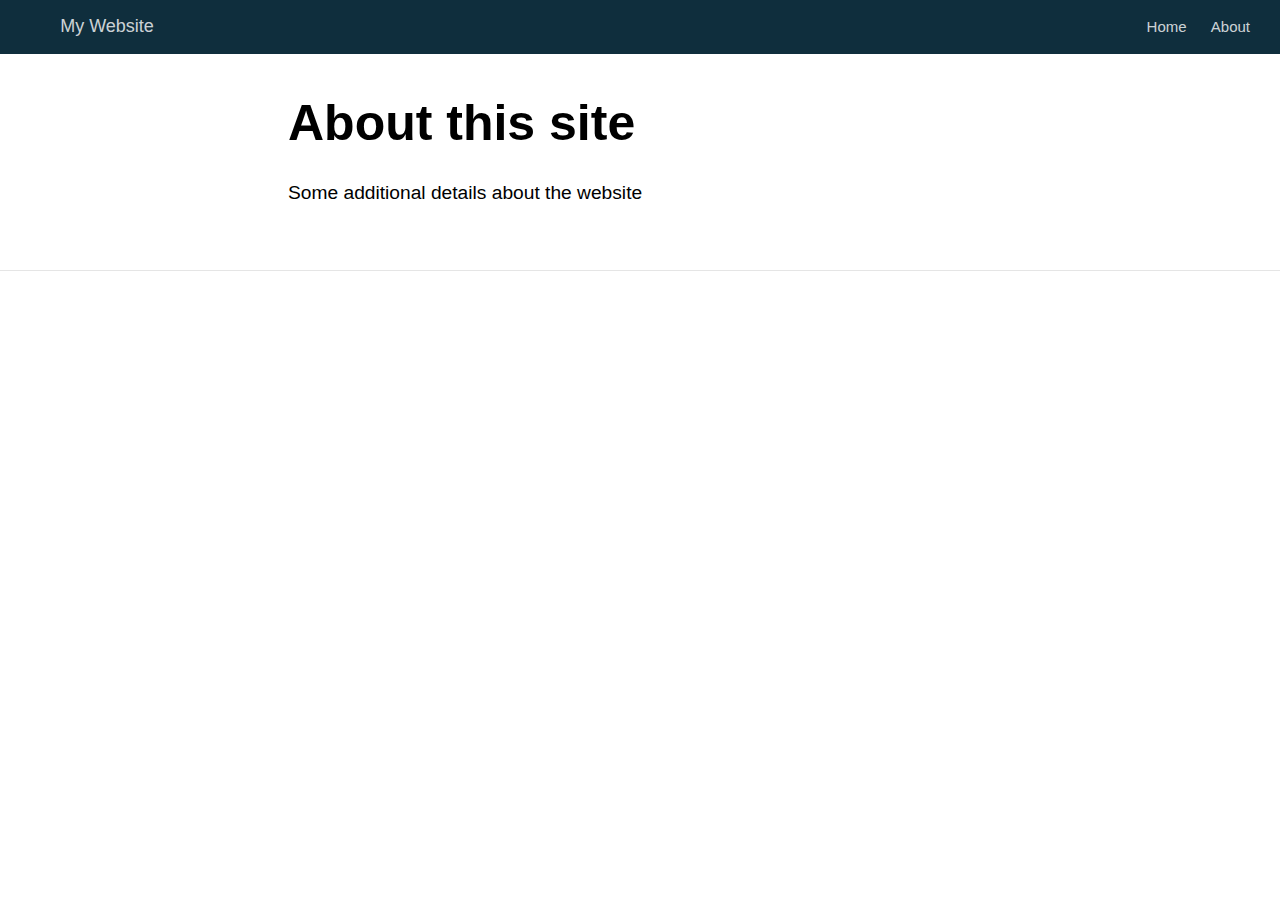
<file: docs/about.html>
<!DOCTYPE html>

<html xmlns="http://www.w3.org/1999/xhtml" lang="" xml:lang="">

<head>
  <meta charset="utf-8"/>
  <meta name="viewport" content="width=device-width, initial-scale=1"/>
  <meta http-equiv="X-UA-Compatible" content="IE=Edge,chrome=1"/>
  <meta name="generator" content="distill" />

  <style type="text/css">
  /* Hide doc at startup (prevent jankiness while JS renders/transforms) */
  body {
    visibility: hidden;
  }
  </style>

 <!--radix_placeholder_import_source-->
 <!--/radix_placeholder_import_source-->

<style type="text/css">code{white-space: pre;}</style>
<style type="text/css" data-origin="pandoc">
pre > code.sourceCode { white-space: pre; position: relative; }
pre > code.sourceCode > span { display: inline-block; line-height: 1.25; }
pre > code.sourceCode > span:empty { height: 1.2em; }
.sourceCode { overflow: visible; }
code.sourceCode > span { color: inherit; text-decoration: inherit; }
div.sourceCode { margin: 1em 0; }
pre.sourceCode { margin: 0; }
@media screen {
div.sourceCode { overflow: auto; }
}
@media print {
pre > code.sourceCode { white-space: pre-wrap; }
pre > code.sourceCode > span { text-indent: -5em; padding-left: 5em; }
}
pre.numberSource code
  { counter-reset: source-line 0; }
pre.numberSource code > span
  { position: relative; left: -4em; counter-increment: source-line; }
pre.numberSource code > span > a:first-child::before
  { content: counter(source-line);
    position: relative; left: -1em; text-align: right; vertical-align: baseline;
    border: none; display: inline-block;
    -webkit-touch-callout: none; -webkit-user-select: none;
    -khtml-user-select: none; -moz-user-select: none;
    -ms-user-select: none; user-select: none;
    padding: 0 4px; width: 4em;
    color: #aaaaaa;
  }
pre.numberSource { margin-left: 3em; border-left: 1px solid #aaaaaa;  padding-left: 4px; }
div.sourceCode
  {   }
@media screen {
pre > code.sourceCode > span > a:first-child::before { text-decoration: underline; }
}
code span.al { color: #ad0000; } /* Alert */
code span.an { color: #5e5e5e; } /* Annotation */
code span.at { } /* Attribute */
code span.bn { color: #ad0000; } /* BaseN */
code span.bu { } /* BuiltIn */
code span.cf { color: #007ba5; } /* ControlFlow */
code span.ch { color: #20794d; } /* Char */
code span.cn { color: #8f5902; } /* Constant */
code span.co { color: #5e5e5e; } /* Comment */
code span.cv { color: #5e5e5e; font-style: italic; } /* CommentVar */
code span.do { color: #5e5e5e; font-style: italic; } /* Documentation */
code span.dt { color: #ad0000; } /* DataType */
code span.dv { color: #ad0000; } /* DecVal */
code span.er { color: #ad0000; } /* Error */
code span.ex { } /* Extension */
code span.fl { color: #ad0000; } /* Float */
code span.fu { color: #4758ab; } /* Function */
code span.im { } /* Import */
code span.in { color: #5e5e5e; } /* Information */
code span.kw { color: #007ba5; } /* Keyword */
code span.op { color: #5e5e5e; } /* Operator */
code span.ot { color: #007ba5; } /* Other */
code span.pp { color: #ad0000; } /* Preprocessor */
code span.sc { color: #5e5e5e; } /* SpecialChar */
code span.ss { color: #20794d; } /* SpecialString */
code span.st { color: #20794d; } /* String */
code span.va { color: #111111; } /* Variable */
code span.vs { color: #20794d; } /* VerbatimString */
code span.wa { color: #5e5e5e; font-style: italic; } /* Warning */
</style>


  <!--radix_placeholder_meta_tags-->
  <title>My Website: About this site</title>

  <meta property="description" itemprop="description" content="Some additional details about the website"/>



  <!--  https://developers.facebook.com/docs/sharing/webmasters#markup -->
  <meta property="og:title" content="My Website: About this site"/>
  <meta property="og:type" content="article"/>
  <meta property="og:description" content="Some additional details about the website"/>
  <meta property="og:locale" content="en_US"/>
  <meta property="og:site_name" content="My Website"/>

  <!--  https://dev.twitter.com/cards/types/summary -->
  <meta property="twitter:card" content="summary"/>
  <meta property="twitter:title" content="My Website: About this site"/>
  <meta property="twitter:description" content="Some additional details about the website"/>

  <!--/radix_placeholder_meta_tags-->
  <!--radix_placeholder_rmarkdown_metadata-->

  <script type="text/json" id="radix-rmarkdown-metadata">
  {"type":"list","attributes":{"names":{"type":"character","attributes":{},"value":["title","description"]}},"value":[{"type":"character","attributes":{},"value":["About this site"]},{"type":"character","attributes":{},"value":["Some additional details about the website"]}]}
  </script>
  <!--/radix_placeholder_rmarkdown_metadata-->
  <!--radix_placeholder_navigation_in_header-->
  <meta name="distill:offset" content=""/>

  <script type="application/javascript">

    window.headroom_prevent_pin = false;

    window.document.addEventListener("DOMContentLoaded", function (event) {

      // initialize headroom for banner
      var header = $('header').get(0);
      var headerHeight = header.offsetHeight;
      var headroom = new Headroom(header, {
        tolerance: 5,
        onPin : function() {
          if (window.headroom_prevent_pin) {
            window.headroom_prevent_pin = false;
            headroom.unpin();
          }
        }
      });
      headroom.init();
      if(window.location.hash)
        headroom.unpin();
      $(header).addClass('headroom--transition');

      // offset scroll location for banner on hash change
      // (see: https://github.com/WickyNilliams/headroom.js/issues/38)
      window.addEventListener("hashchange", function(event) {
        window.scrollTo(0, window.pageYOffset - (headerHeight + 25));
      });

      // responsive menu
      $('.distill-site-header').each(function(i, val) {
        var topnav = $(this);
        var toggle = topnav.find('.nav-toggle');
        toggle.on('click', function() {
          topnav.toggleClass('responsive');
        });
      });

      // nav dropdowns
      $('.nav-dropbtn').click(function(e) {
        $(this).next('.nav-dropdown-content').toggleClass('nav-dropdown-active');
        $(this).parent().siblings('.nav-dropdown')
           .children('.nav-dropdown-content').removeClass('nav-dropdown-active');
      });
      $("body").click(function(e){
        $('.nav-dropdown-content').removeClass('nav-dropdown-active');
      });
      $(".nav-dropdown").click(function(e){
        e.stopPropagation();
      });
    });
  </script>

  <style type="text/css">

  /* Theme (user-documented overrideables for nav appearance) */

  .distill-site-nav {
    color: rgba(255, 255, 255, 0.8);
    background-color: #0F2E3D;
    font-size: 15px;
    font-weight: 300;
  }

  .distill-site-nav a {
    color: inherit;
    text-decoration: none;
  }

  .distill-site-nav a:hover {
    color: white;
  }

  @media print {
    .distill-site-nav {
      display: none;
    }
  }

  .distill-site-header {

  }

  .distill-site-footer {

  }


  /* Site Header */

  .distill-site-header {
    width: 100%;
    box-sizing: border-box;
    z-index: 3;
  }

  .distill-site-header .nav-left {
    display: inline-block;
    margin-left: 8px;
  }

  @media screen and (max-width: 768px) {
    .distill-site-header .nav-left {
      margin-left: 0;
    }
  }


  .distill-site-header .nav-right {
    float: right;
    margin-right: 8px;
  }

  .distill-site-header a,
  .distill-site-header .title {
    display: inline-block;
    text-align: center;
    padding: 14px 10px 14px 10px;
  }

  .distill-site-header .title {
    font-size: 18px;
    min-width: 150px;
  }

  .distill-site-header .logo {
    padding: 0;
  }

  .distill-site-header .logo img {
    display: none;
    max-height: 20px;
    width: auto;
    margin-bottom: -4px;
  }

  .distill-site-header .nav-image img {
    max-height: 18px;
    width: auto;
    display: inline-block;
    margin-bottom: -3px;
  }



  @media screen and (min-width: 1000px) {
    .distill-site-header .logo img {
      display: inline-block;
    }
    .distill-site-header .nav-left {
      margin-left: 20px;
    }
    .distill-site-header .nav-right {
      margin-right: 20px;
    }
    .distill-site-header .title {
      padding-left: 12px;
    }
  }


  .distill-site-header .nav-toggle {
    display: none;
  }

  .nav-dropdown {
    display: inline-block;
    position: relative;
  }

  .nav-dropdown .nav-dropbtn {
    border: none;
    outline: none;
    color: rgba(255, 255, 255, 0.8);
    padding: 16px 10px;
    background-color: transparent;
    font-family: inherit;
    font-size: inherit;
    font-weight: inherit;
    margin: 0;
    margin-top: 1px;
    z-index: 2;
  }

  .nav-dropdown-content {
    display: none;
    position: absolute;
    background-color: white;
    min-width: 200px;
    border: 1px solid rgba(0,0,0,0.15);
    border-radius: 4px;
    box-shadow: 0px 8px 16px 0px rgba(0,0,0,0.1);
    z-index: 1;
    margin-top: 2px;
    white-space: nowrap;
    padding-top: 4px;
    padding-bottom: 4px;
  }

  .nav-dropdown-content hr {
    margin-top: 4px;
    margin-bottom: 4px;
    border: none;
    border-bottom: 1px solid rgba(0, 0, 0, 0.1);
  }

  .nav-dropdown-active {
    display: block;
  }

  .nav-dropdown-content a, .nav-dropdown-content .nav-dropdown-header {
    color: black;
    padding: 6px 24px;
    text-decoration: none;
    display: block;
    text-align: left;
  }

  .nav-dropdown-content .nav-dropdown-header {
    display: block;
    padding: 5px 24px;
    padding-bottom: 0;
    text-transform: uppercase;
    font-size: 14px;
    color: #999999;
    white-space: nowrap;
  }

  .nav-dropdown:hover .nav-dropbtn {
    color: white;
  }

  .nav-dropdown-content a:hover {
    background-color: #ddd;
    color: black;
  }

  .nav-right .nav-dropdown-content {
    margin-left: -45%;
    right: 0;
  }

  @media screen and (max-width: 768px) {
    .distill-site-header a, .distill-site-header .nav-dropdown  {display: none;}
    .distill-site-header a.nav-toggle {
      float: right;
      display: block;
    }
    .distill-site-header .title {
      margin-left: 0;
    }
    .distill-site-header .nav-right {
      margin-right: 0;
    }
    .distill-site-header {
      overflow: hidden;
    }
    .nav-right .nav-dropdown-content {
      margin-left: 0;
    }
  }


  @media screen and (max-width: 768px) {
    .distill-site-header.responsive {position: relative; min-height: 500px; }
    .distill-site-header.responsive a.nav-toggle {
      position: absolute;
      right: 0;
      top: 0;
    }
    .distill-site-header.responsive a,
    .distill-site-header.responsive .nav-dropdown {
      display: block;
      text-align: left;
    }
    .distill-site-header.responsive .nav-left,
    .distill-site-header.responsive .nav-right {
      width: 100%;
    }
    .distill-site-header.responsive .nav-dropdown {float: none;}
    .distill-site-header.responsive .nav-dropdown-content {position: relative;}
    .distill-site-header.responsive .nav-dropdown .nav-dropbtn {
      display: block;
      width: 100%;
      text-align: left;
    }
  }

  /* Site Footer */

  .distill-site-footer {
    width: 100%;
    overflow: hidden;
    box-sizing: border-box;
    z-index: 3;
    margin-top: 30px;
    padding-top: 30px;
    padding-bottom: 30px;
    text-align: center;
  }

  /* Headroom */

  d-title {
    padding-top: 6rem;
  }

  @media print {
    d-title {
      padding-top: 4rem;
    }
  }

  .headroom {
    z-index: 1000;
    position: fixed;
    top: 0;
    left: 0;
    right: 0;
  }

  .headroom--transition {
    transition: all .4s ease-in-out;
  }

  .headroom--unpinned {
    top: -100px;
  }

  .headroom--pinned {
    top: 0;
  }

  /* adjust viewport for navbar height */
  /* helps vertically center bootstrap (non-distill) content */
  .min-vh-100 {
    min-height: calc(100vh - 100px) !important;
  }

  </style>

  <script src="site_libs/jquery-3.6.0/jquery-3.6.0.min.js"></script>
  <link href="site_libs/font-awesome-5.1.0/css/all.css" rel="stylesheet"/>
  <link href="site_libs/font-awesome-5.1.0/css/v4-shims.css" rel="stylesheet"/>
  <script src="site_libs/headroom-0.9.4/headroom.min.js"></script>
  <script src="site_libs/autocomplete-0.37.1/autocomplete.min.js"></script>
  <script src="site_libs/fuse-6.4.1/fuse.min.js"></script>

  <script type="application/javascript">

  function getMeta(metaName) {
    var metas = document.getElementsByTagName('meta');
    for (let i = 0; i < metas.length; i++) {
      if (metas[i].getAttribute('name') === metaName) {
        return metas[i].getAttribute('content');
      }
    }
    return '';
  }

  function offsetURL(url) {
    var offset = getMeta('distill:offset');
    return offset ? offset + '/' + url : url;
  }

  function createFuseIndex() {

    // create fuse index
    var options = {
      keys: [
        { name: 'title', weight: 20 },
        { name: 'categories', weight: 15 },
        { name: 'description', weight: 10 },
        { name: 'contents', weight: 5 },
      ],
      ignoreLocation: true,
      threshold: 0
    };
    var fuse = new window.Fuse([], options);

    // fetch the main search.json
    return fetch(offsetURL('search.json'))
      .then(function(response) {
        if (response.status == 200) {
          return response.json().then(function(json) {
            // index main articles
            json.articles.forEach(function(article) {
              fuse.add(article);
            });
            // download collections and index their articles
            return Promise.all(json.collections.map(function(collection) {
              return fetch(offsetURL(collection)).then(function(response) {
                if (response.status === 200) {
                  return response.json().then(function(articles) {
                    articles.forEach(function(article) {
                      fuse.add(article);
                    });
                  })
                } else {
                  return Promise.reject(
                    new Error('Unexpected status from search index request: ' +
                              response.status)
                  );
                }
              });
            })).then(function() {
              return fuse;
            });
          });

        } else {
          return Promise.reject(
            new Error('Unexpected status from search index request: ' +
                        response.status)
          );
        }
      });
  }

  window.document.addEventListener("DOMContentLoaded", function (event) {

    // get search element (bail if we don't have one)
    var searchEl = window.document.getElementById('distill-search');
    if (!searchEl)
      return;

    createFuseIndex()
      .then(function(fuse) {

        // make search box visible
        searchEl.classList.remove('hidden');

        // initialize autocomplete
        var options = {
          autoselect: true,
          hint: false,
          minLength: 2,
        };
        window.autocomplete(searchEl, options, [{
          source: function(query, callback) {
            const searchOptions = {
              isCaseSensitive: false,
              shouldSort: true,
              minMatchCharLength: 2,
              limit: 10,
            };
            var results = fuse.search(query, searchOptions);
            callback(results
              .map(function(result) { return result.item; })
            );
          },
          templates: {
            suggestion: function(suggestion) {
              var img = suggestion.preview && Object.keys(suggestion.preview).length > 0
                ? `<img src="${offsetURL(suggestion.preview)}"</img>`
                : '';
              var html = `
                <div class="search-item">
                  <h3>${suggestion.title}</h3>
                  <div class="search-item-description">
                    ${suggestion.description || ''}
                  </div>
                  <div class="search-item-preview">
                    ${img}
                  </div>
                </div>
              `;
              return html;
            }
          }
        }]).on('autocomplete:selected', function(event, suggestion) {
          window.location.href = offsetURL(suggestion.path);
        });
        // remove inline display style on autocompleter (we want to
        // manage responsive display via css)
        $('.algolia-autocomplete').css("display", "");
      })
      .catch(function(error) {
        console.log(error);
      });

  });

  </script>

  <style type="text/css">

  .nav-search {
    font-size: x-small;
  }

  /* Algolioa Autocomplete */

  .algolia-autocomplete {
    display: inline-block;
    margin-left: 10px;
    vertical-align: sub;
    background-color: white;
    color: black;
    padding: 6px;
    padding-top: 8px;
    padding-bottom: 0;
    border-radius: 6px;
    border: 1px #0F2E3D solid;
    width: 180px;
  }


  @media screen and (max-width: 768px) {
    .distill-site-nav .algolia-autocomplete {
      display: none;
      visibility: hidden;
    }
    .distill-site-nav.responsive .algolia-autocomplete {
      display: inline-block;
      visibility: visible;
    }
    .distill-site-nav.responsive .algolia-autocomplete .aa-dropdown-menu {
      margin-left: 0;
      width: 400px;
      max-height: 400px;
    }
  }

  .algolia-autocomplete .aa-input, .algolia-autocomplete .aa-hint {
    width: 90%;
    outline: none;
    border: none;
  }

  .algolia-autocomplete .aa-hint {
    color: #999;
  }
  .algolia-autocomplete .aa-dropdown-menu {
    width: 550px;
    max-height: 70vh;
    overflow-x: visible;
    overflow-y: scroll;
    padding: 5px;
    margin-top: 3px;
    margin-left: -150px;
    background-color: #fff;
    border-radius: 5px;
    border: 1px solid #999;
    border-top: none;
  }

  .algolia-autocomplete .aa-dropdown-menu .aa-suggestion {
    cursor: pointer;
    padding: 5px 4px;
    border-bottom: 1px solid #eee;
  }

  .algolia-autocomplete .aa-dropdown-menu .aa-suggestion:last-of-type {
    border-bottom: none;
    margin-bottom: 2px;
  }

  .algolia-autocomplete .aa-dropdown-menu .aa-suggestion .search-item {
    overflow: hidden;
    font-size: 0.8em;
    line-height: 1.4em;
  }

  .algolia-autocomplete .aa-dropdown-menu .aa-suggestion .search-item h3 {
    font-size: 1rem;
    margin-block-start: 0;
    margin-block-end: 5px;
  }

  .algolia-autocomplete .aa-dropdown-menu .aa-suggestion .search-item-description {
    display: inline-block;
    overflow: hidden;
    height: 2.8em;
    width: 80%;
    margin-right: 4%;
  }

  .algolia-autocomplete .aa-dropdown-menu .aa-suggestion .search-item-preview {
    display: inline-block;
    width: 15%;
  }

  .algolia-autocomplete .aa-dropdown-menu .aa-suggestion .search-item-preview img {
    height: 3em;
    width: auto;
    display: none;
  }

  .algolia-autocomplete .aa-dropdown-menu .aa-suggestion .search-item-preview img[src] {
    display: initial;
  }

  .algolia-autocomplete .aa-dropdown-menu .aa-suggestion.aa-cursor {
    background-color: #eee;
  }
  .algolia-autocomplete .aa-dropdown-menu .aa-suggestion em {
    font-weight: bold;
    font-style: normal;
  }

  </style>


  <!--/radix_placeholder_navigation_in_header-->
  <!--radix_placeholder_distill-->

  <style type="text/css">

  body {
    background-color: white;
  }

  .pandoc-table {
    width: 100%;
  }

  .pandoc-table>caption {
    margin-bottom: 10px;
  }

  .pandoc-table th:not([align]) {
    text-align: left;
  }

  .pagedtable-footer {
    font-size: 15px;
  }

  d-byline .byline {
    grid-template-columns: 2fr 2fr;
  }

  d-byline .byline h3 {
    margin-block-start: 1.5em;
  }

  d-byline .byline .authors-affiliations h3 {
    margin-block-start: 0.5em;
  }

  .authors-affiliations .orcid-id {
    width: 16px;
    height:16px;
    margin-left: 4px;
    margin-right: 4px;
    vertical-align: middle;
    padding-bottom: 2px;
  }

  d-title .dt-tags {
    margin-top: 1em;
    grid-column: text;
  }

  .dt-tags .dt-tag {
    text-decoration: none;
    display: inline-block;
    color: rgba(0,0,0,0.6);
    padding: 0em 0.4em;
    margin-right: 0.5em;
    margin-bottom: 0.4em;
    font-size: 70%;
    border: 1px solid rgba(0,0,0,0.2);
    border-radius: 3px;
    text-transform: uppercase;
    font-weight: 500;
  }

  d-article table.gt_table td,
  d-article table.gt_table th {
    border-bottom: none;
  }

  .html-widget {
    margin-bottom: 2.0em;
  }

  .l-screen-inset {
    padding-right: 16px;
  }

  .l-screen .caption {
    margin-left: 10px;
  }

  .shaded {
    background: rgb(247, 247, 247);
    padding-top: 20px;
    padding-bottom: 20px;
    border-top: 1px solid rgba(0, 0, 0, 0.1);
    border-bottom: 1px solid rgba(0, 0, 0, 0.1);
  }

  .shaded .html-widget {
    margin-bottom: 0;
    border: 1px solid rgba(0, 0, 0, 0.1);
  }

  .shaded .shaded-content {
    background: white;
  }

  .text-output {
    margin-top: 0;
    line-height: 1.5em;
  }

  .hidden {
    display: none !important;
  }

  d-article {
    padding-top: 2.5rem;
    padding-bottom: 30px;
  }

  d-appendix {
    padding-top: 30px;
  }

  d-article>p>img {
    width: 100%;
  }

  d-article h2 {
    margin: 1rem 0 1.5rem 0;
  }

  d-article h3 {
    margin-top: 1.5rem;
  }

  d-article iframe {
    border: 1px solid rgba(0, 0, 0, 0.1);
    margin-bottom: 2.0em;
    width: 100%;
  }

  /* Tweak code blocks */

  d-article div.sourceCode code,
  d-article pre code {
    font-family: Consolas, Monaco, 'Andale Mono', 'Ubuntu Mono', monospace;
  }

  d-article pre,
  d-article div.sourceCode,
  d-article div.sourceCode pre {
    overflow: auto;
  }

  d-article div.sourceCode {
    background-color: white;
  }

  d-article div.sourceCode pre {
    padding-left: 10px;
    font-size: 12px;
    border-left: 2px solid rgba(0,0,0,0.1);
  }

  d-article pre {
    font-size: 12px;
    color: black;
    background: none;
    margin-top: 0;
    text-align: left;
    white-space: pre;
    word-spacing: normal;
    word-break: normal;
    word-wrap: normal;
    line-height: 1.5;

    -moz-tab-size: 4;
    -o-tab-size: 4;
    tab-size: 4;

    -webkit-hyphens: none;
    -moz-hyphens: none;
    -ms-hyphens: none;
    hyphens: none;
  }

  d-article pre a {
    border-bottom: none;
  }

  d-article pre a:hover {
    border-bottom: none;
    text-decoration: underline;
  }

  d-article details {
    grid-column: text;
    margin-bottom: 0.8em;
  }

  @media(min-width: 768px) {

  d-article pre,
  d-article div.sourceCode,
  d-article div.sourceCode pre {
    overflow: visible !important;
  }

  d-article div.sourceCode pre {
    padding-left: 18px;
    font-size: 14px;
  }

  d-article pre {
    font-size: 14px;
  }

  }

  figure img.external {
    background: white;
    border: 1px solid rgba(0, 0, 0, 0.1);
    box-shadow: 0 1px 8px rgba(0, 0, 0, 0.1);
    padding: 18px;
    box-sizing: border-box;
  }

  /* CSS for d-contents */

  .d-contents {
    grid-column: text;
    color: rgba(0,0,0,0.8);
    font-size: 0.9em;
    padding-bottom: 1em;
    margin-bottom: 1em;
    padding-bottom: 0.5em;
    margin-bottom: 1em;
    padding-left: 0.25em;
    justify-self: start;
  }

  @media(min-width: 1000px) {
    .d-contents.d-contents-float {
      height: 0;
      grid-column-start: 1;
      grid-column-end: 4;
      justify-self: center;
      padding-right: 3em;
      padding-left: 2em;
    }
  }

  .d-contents nav h3 {
    font-size: 18px;
    margin-top: 0;
    margin-bottom: 1em;
  }

  .d-contents li {
    list-style-type: none
  }

  .d-contents nav > ul {
    padding-left: 0;
  }

  .d-contents ul {
    padding-left: 1em
  }

  .d-contents nav ul li {
    margin-top: 0.6em;
    margin-bottom: 0.2em;
  }

  .d-contents nav a {
    font-size: 13px;
    border-bottom: none;
    text-decoration: none
    color: rgba(0, 0, 0, 0.8);
  }

  .d-contents nav a:hover {
    text-decoration: underline solid rgba(0, 0, 0, 0.6)
  }

  .d-contents nav > ul > li > a {
    font-weight: 600;
  }

  .d-contents nav > ul > li > ul {
    font-weight: inherit;
  }

  .d-contents nav > ul > li > ul > li {
    margin-top: 0.2em;
  }


  .d-contents nav ul {
    margin-top: 0;
    margin-bottom: 0.25em;
  }

  .d-article-with-toc h2:nth-child(2) {
    margin-top: 0;
  }


  /* Figure */

  .figure {
    position: relative;
    margin-bottom: 2.5em;
    margin-top: 1.5em;
  }

  .figure img {
    width: 100%;
  }

  .figure .caption {
    color: rgba(0, 0, 0, 0.6);
    font-size: 12px;
    line-height: 1.5em;
  }

  .figure img.external {
    background: white;
    border: 1px solid rgba(0, 0, 0, 0.1);
    box-shadow: 0 1px 8px rgba(0, 0, 0, 0.1);
    padding: 18px;
    box-sizing: border-box;
  }

  .figure .caption a {
    color: rgba(0, 0, 0, 0.6);
  }

  .figure .caption b,
  .figure .caption strong, {
    font-weight: 600;
    color: rgba(0, 0, 0, 1.0);
  }

  /* Citations */

  d-article .citation {
    color: inherit;
    cursor: inherit;
  }

  div.hanging-indent{
    margin-left: 1em; text-indent: -1em;
  }

  /* Citation hover box */

  .tippy-box[data-theme~=light-border] {
    background-color: rgba(250, 250, 250, 0.95);
  }

  .tippy-content > p {
    margin-bottom: 0;
    padding: 2px;
  }


  /* Tweak 1000px media break to show more text */

  @media(min-width: 1000px) {
    .base-grid,
    distill-header,
    d-title,
    d-abstract,
    d-article,
    d-appendix,
    distill-appendix,
    d-byline,
    d-footnote-list,
    d-citation-list,
    distill-footer {
      grid-template-columns: [screen-start] 1fr [page-start kicker-start] 80px [middle-start] 50px [text-start kicker-end] 65px 65px 65px 65px 65px 65px 65px 65px [text-end gutter-start] 65px [middle-end] 65px [page-end gutter-end] 1fr [screen-end];
      grid-column-gap: 16px;
    }

    .grid {
      grid-column-gap: 16px;
    }

    d-article {
      font-size: 1.06rem;
      line-height: 1.7em;
    }
    figure .caption, .figure .caption, figure figcaption {
      font-size: 13px;
    }
  }

  @media(min-width: 1180px) {
    .base-grid,
    distill-header,
    d-title,
    d-abstract,
    d-article,
    d-appendix,
    distill-appendix,
    d-byline,
    d-footnote-list,
    d-citation-list,
    distill-footer {
      grid-template-columns: [screen-start] 1fr [page-start kicker-start] 60px [middle-start] 60px [text-start kicker-end] 60px 60px 60px 60px 60px 60px 60px 60px [text-end gutter-start] 60px [middle-end] 60px [page-end gutter-end] 1fr [screen-end];
      grid-column-gap: 32px;
    }

    .grid {
      grid-column-gap: 32px;
    }
  }


  /* Get the citation styles for the appendix (not auto-injected on render since
     we do our own rendering of the citation appendix) */

  d-appendix .citation-appendix,
  .d-appendix .citation-appendix {
    font-size: 11px;
    line-height: 15px;
    border-left: 1px solid rgba(0, 0, 0, 0.1);
    padding-left: 18px;
    border: 1px solid rgba(0,0,0,0.1);
    background: rgba(0, 0, 0, 0.02);
    padding: 10px 18px;
    border-radius: 3px;
    color: rgba(150, 150, 150, 1);
    overflow: hidden;
    margin-top: -12px;
    white-space: pre-wrap;
    word-wrap: break-word;
  }

  /* Include appendix styles here so they can be overridden */

  d-appendix {
    contain: layout style;
    font-size: 0.8em;
    line-height: 1.7em;
    margin-top: 60px;
    margin-bottom: 0;
    border-top: 1px solid rgba(0, 0, 0, 0.1);
    color: rgba(0,0,0,0.5);
    padding-top: 60px;
    padding-bottom: 48px;
  }

  d-appendix h3 {
    grid-column: page-start / text-start;
    font-size: 15px;
    font-weight: 500;
    margin-top: 1em;
    margin-bottom: 0;
    color: rgba(0,0,0,0.65);
  }

  d-appendix h3 + * {
    margin-top: 1em;
  }

  d-appendix ol {
    padding: 0 0 0 15px;
  }

  @media (min-width: 768px) {
    d-appendix ol {
      padding: 0 0 0 30px;
      margin-left: -30px;
    }
  }

  d-appendix li {
    margin-bottom: 1em;
  }

  d-appendix a {
    color: rgba(0, 0, 0, 0.6);
  }

  d-appendix > * {
    grid-column: text;
  }

  d-appendix > d-footnote-list,
  d-appendix > d-citation-list,
  d-appendix > distill-appendix {
    grid-column: screen;
  }

  /* Include footnote styles here so they can be overridden */

  d-footnote-list {
    contain: layout style;
  }

  d-footnote-list > * {
    grid-column: text;
  }

  d-footnote-list a.footnote-backlink {
    color: rgba(0,0,0,0.3);
    padding-left: 0.5em;
  }



  /* Anchor.js */

  .anchorjs-link {
    /*transition: all .25s linear; */
    text-decoration: none;
    border-bottom: none;
  }
  *:hover > .anchorjs-link {
    margin-left: -1.125em !important;
    text-decoration: none;
    border-bottom: none;
  }

  /* Social footer */

  .social_footer {
    margin-top: 30px;
    margin-bottom: 0;
    color: rgba(0,0,0,0.67);
  }

  .disqus-comments {
    margin-right: 30px;
  }

  .disqus-comment-count {
    border-bottom: 1px solid rgba(0, 0, 0, 0.4);
    cursor: pointer;
  }

  #disqus_thread {
    margin-top: 30px;
  }

  .article-sharing a {
    border-bottom: none;
    margin-right: 8px;
  }

  .article-sharing a:hover {
    border-bottom: none;
  }

  .sidebar-section.subscribe {
    font-size: 12px;
    line-height: 1.6em;
  }

  .subscribe p {
    margin-bottom: 0.5em;
  }


  .article-footer .subscribe {
    font-size: 15px;
    margin-top: 45px;
  }


  .sidebar-section.custom {
    font-size: 12px;
    line-height: 1.6em;
  }

  .custom p {
    margin-bottom: 0.5em;
  }

  /* Styles for listing layout (hide title) */
  .layout-listing d-title, .layout-listing .d-title {
    display: none;
  }

  /* Styles for posts lists (not auto-injected) */


  .posts-with-sidebar {
    padding-left: 45px;
    padding-right: 45px;
  }

  .posts-list .description h2,
  .posts-list .description p {
    font-family: -apple-system, BlinkMacSystemFont, "Segoe UI", Roboto, Oxygen, Ubuntu, Cantarell, "Fira Sans", "Droid Sans", "Helvetica Neue", Arial, sans-serif;
  }

  .posts-list .description h2 {
    font-weight: 700;
    border-bottom: none;
    padding-bottom: 0;
  }

  .posts-list h2.post-tag {
    border-bottom: 1px solid rgba(0, 0, 0, 0.2);
    padding-bottom: 12px;
  }
  .posts-list {
    margin-top: 60px;
    margin-bottom: 24px;
  }

  .posts-list .post-preview {
    text-decoration: none;
    overflow: hidden;
    display: block;
    border-bottom: 1px solid rgba(0, 0, 0, 0.1);
    padding: 24px 0;
  }

  .post-preview-last {
    border-bottom: none !important;
  }

  .posts-list .posts-list-caption {
    grid-column: screen;
    font-weight: 400;
  }

  .posts-list .post-preview h2 {
    margin: 0 0 6px 0;
    line-height: 1.2em;
    font-style: normal;
    font-size: 24px;
  }

  .posts-list .post-preview p {
    margin: 0 0 12px 0;
    line-height: 1.4em;
    font-size: 16px;
  }

  .posts-list .post-preview .thumbnail {
    box-sizing: border-box;
    margin-bottom: 24px;
    position: relative;
    max-width: 500px;
  }
  .posts-list .post-preview img {
    width: 100%;
    display: block;
  }

  .posts-list .metadata {
    font-size: 12px;
    line-height: 1.4em;
    margin-bottom: 18px;
  }

  .posts-list .metadata > * {
    display: inline-block;
  }

  .posts-list .metadata .publishedDate {
    margin-right: 2em;
  }

  .posts-list .metadata .dt-authors {
    display: block;
    margin-top: 0.3em;
    margin-right: 2em;
  }

  .posts-list .dt-tags {
    display: block;
    line-height: 1em;
  }

  .posts-list .dt-tags .dt-tag {
    display: inline-block;
    color: rgba(0,0,0,0.6);
    padding: 0.3em 0.4em;
    margin-right: 0.2em;
    margin-bottom: 0.4em;
    font-size: 60%;
    border: 1px solid rgba(0,0,0,0.2);
    border-radius: 3px;
    text-transform: uppercase;
    font-weight: 500;
  }

  .posts-list img {
    opacity: 1;
  }

  .posts-list img[data-src] {
    opacity: 0;
  }

  .posts-more {
    clear: both;
  }


  .posts-sidebar {
    font-size: 16px;
  }

  .posts-sidebar h3 {
    font-size: 16px;
    margin-top: 0;
    margin-bottom: 0.5em;
    font-weight: 400;
    text-transform: uppercase;
  }

  .sidebar-section {
    margin-bottom: 30px;
  }

  .categories ul {
    list-style-type: none;
    margin: 0;
    padding: 0;
  }

  .categories li {
    color: rgba(0, 0, 0, 0.8);
    margin-bottom: 0;
  }

  .categories li>a {
    border-bottom: none;
  }

  .categories li>a:hover {
    border-bottom: 1px solid rgba(0, 0, 0, 0.4);
  }

  .categories .active {
    font-weight: 600;
  }

  .categories .category-count {
    color: rgba(0, 0, 0, 0.4);
  }


  @media(min-width: 768px) {
    .posts-list .post-preview h2 {
      font-size: 26px;
    }
    .posts-list .post-preview .thumbnail {
      float: right;
      width: 30%;
      margin-bottom: 0;
    }
    .posts-list .post-preview .description {
      float: left;
      width: 45%;
    }
    .posts-list .post-preview .metadata {
      float: left;
      width: 20%;
      margin-top: 8px;
    }
    .posts-list .post-preview p {
      margin: 0 0 12px 0;
      line-height: 1.5em;
      font-size: 16px;
    }
    .posts-with-sidebar .posts-list {
      float: left;
      width: 75%;
    }
    .posts-with-sidebar .posts-sidebar {
      float: right;
      width: 20%;
      margin-top: 60px;
      padding-top: 24px;
      padding-bottom: 24px;
    }
  }


  /* Improve display for browsers without grid (IE/Edge <= 15) */

  .downlevel {
    line-height: 1.6em;
    font-family: -apple-system, BlinkMacSystemFont, "Segoe UI", Roboto, Oxygen, Ubuntu, Cantarell, "Fira Sans", "Droid Sans", "Helvetica Neue", Arial, sans-serif;
    margin: 0;
  }

  .downlevel .d-title {
    padding-top: 6rem;
    padding-bottom: 1.5rem;
  }

  .downlevel .d-title h1 {
    font-size: 50px;
    font-weight: 700;
    line-height: 1.1em;
    margin: 0 0 0.5rem;
  }

  .downlevel .d-title p {
    font-weight: 300;
    font-size: 1.2rem;
    line-height: 1.55em;
    margin-top: 0;
  }

  .downlevel .d-byline {
    padding-top: 0.8em;
    padding-bottom: 0.8em;
    font-size: 0.8rem;
    line-height: 1.8em;
  }

  .downlevel .section-separator {
    border: none;
    border-top: 1px solid rgba(0, 0, 0, 0.1);
  }

  .downlevel .d-article {
    font-size: 1.06rem;
    line-height: 1.7em;
    padding-top: 1rem;
    padding-bottom: 2rem;
  }


  .downlevel .d-appendix {
    padding-left: 0;
    padding-right: 0;
    max-width: none;
    font-size: 0.8em;
    line-height: 1.7em;
    margin-bottom: 0;
    color: rgba(0,0,0,0.5);
    padding-top: 40px;
    padding-bottom: 48px;
  }

  .downlevel .footnotes ol {
    padding-left: 13px;
  }

  .downlevel .base-grid,
  .downlevel .distill-header,
  .downlevel .d-title,
  .downlevel .d-abstract,
  .downlevel .d-article,
  .downlevel .d-appendix,
  .downlevel .distill-appendix,
  .downlevel .d-byline,
  .downlevel .d-footnote-list,
  .downlevel .d-citation-list,
  .downlevel .distill-footer,
  .downlevel .appendix-bottom,
  .downlevel .posts-container {
    padding-left: 40px;
    padding-right: 40px;
  }

  @media(min-width: 768px) {
    .downlevel .base-grid,
    .downlevel .distill-header,
    .downlevel .d-title,
    .downlevel .d-abstract,
    .downlevel .d-article,
    .downlevel .d-appendix,
    .downlevel .distill-appendix,
    .downlevel .d-byline,
    .downlevel .d-footnote-list,
    .downlevel .d-citation-list,
    .downlevel .distill-footer,
    .downlevel .appendix-bottom,
    .downlevel .posts-container {
    padding-left: 150px;
    padding-right: 150px;
    max-width: 900px;
  }
  }

  .downlevel pre code {
    display: block;
    border-left: 2px solid rgba(0, 0, 0, .1);
    padding: 0 0 0 20px;
    font-size: 14px;
  }

  .downlevel code, .downlevel pre {
    color: black;
    background: none;
    font-family: Consolas, Monaco, 'Andale Mono', 'Ubuntu Mono', monospace;
    text-align: left;
    white-space: pre;
    word-spacing: normal;
    word-break: normal;
    word-wrap: normal;
    line-height: 1.5;

    -moz-tab-size: 4;
    -o-tab-size: 4;
    tab-size: 4;

    -webkit-hyphens: none;
    -moz-hyphens: none;
    -ms-hyphens: none;
    hyphens: none;
  }

  .downlevel .posts-list .post-preview {
    color: inherit;
  }



  </style>

  <script type="application/javascript">

  function is_downlevel_browser() {
    if (bowser.isUnsupportedBrowser({ msie: "12", msedge: "16"},
                                   window.navigator.userAgent)) {
      return true;
    } else {
      return window.load_distill_framework === undefined;
    }
  }

  // show body when load is complete
  function on_load_complete() {

    // add anchors
    if (window.anchors) {
      window.anchors.options.placement = 'left';
      window.anchors.add('d-article > h2, d-article > h3, d-article > h4, d-article > h5');
    }


    // set body to visible
    document.body.style.visibility = 'visible';

    // force redraw for leaflet widgets
    if (window.HTMLWidgets) {
      var maps = window.HTMLWidgets.findAll(".leaflet");
      $.each(maps, function(i, el) {
        var map = this.getMap();
        map.invalidateSize();
        map.eachLayer(function(layer) {
          if (layer instanceof L.TileLayer)
            layer.redraw();
        });
      });
    }

    // trigger 'shown' so htmlwidgets resize
    $('d-article').trigger('shown');
  }

  function init_distill() {

    init_common();

    // create front matter
    var front_matter = $('<d-front-matter></d-front-matter>');
    $('#distill-front-matter').wrap(front_matter);

    // create d-title
    $('.d-title').changeElementType('d-title');

    // create d-byline
    var byline = $('<d-byline></d-byline>');
    $('.d-byline').replaceWith(byline);

    // create d-article
    var article = $('<d-article></d-article>');
    $('.d-article').wrap(article).children().unwrap();

    // move posts container into article
    $('.posts-container').appendTo($('d-article'));

    // create d-appendix
    $('.d-appendix').changeElementType('d-appendix');

    // flag indicating that we have appendix items
    var appendix = $('.appendix-bottom').children('h3').length > 0;

    // replace footnotes with <d-footnote>
    $('.footnote-ref').each(function(i, val) {
      appendix = true;
      var href = $(this).attr('href');
      var id = href.replace('#', '');
      var fn = $('#' + id);
      var fn_p = $('#' + id + '>p');
      fn_p.find('.footnote-back').remove();
      var text = fn_p.html();
      var dtfn = $('<d-footnote></d-footnote>');
      dtfn.html(text);
      $(this).replaceWith(dtfn);
    });
    // remove footnotes
    $('.footnotes').remove();

    // move refs into #references-listing
    $('#references-listing').replaceWith($('#refs'));

    $('h1.appendix, h2.appendix').each(function(i, val) {
      $(this).changeElementType('h3');
    });
    $('h3.appendix').each(function(i, val) {
      var id = $(this).attr('id');
      $('.d-contents a[href="#' + id + '"]').parent().remove();
      appendix = true;
      $(this).nextUntil($('h1, h2, h3')).addBack().appendTo($('d-appendix'));
    });

    // show d-appendix if we have appendix content
    $("d-appendix").css('display', appendix ? 'grid' : 'none');

    // localize layout chunks to just output
    $('.layout-chunk').each(function(i, val) {

      // capture layout
      var layout = $(this).attr('data-layout');

      // apply layout to markdown level block elements
      var elements = $(this).children().not('details, div.sourceCode, pre, script');
      elements.each(function(i, el) {
        var layout_div = $('<div class="' + layout + '"></div>');
        if (layout_div.hasClass('shaded')) {
          var shaded_content = $('<div class="shaded-content"></div>');
          $(this).wrap(shaded_content);
          $(this).parent().wrap(layout_div);
        } else {
          $(this).wrap(layout_div);
        }
      });


      // unwrap the layout-chunk div
      $(this).children().unwrap();
    });

    // remove code block used to force  highlighting css
    $('.distill-force-highlighting-css').parent().remove();

    // remove empty line numbers inserted by pandoc when using a
    // custom syntax highlighting theme
    $('code.sourceCode a:empty').remove();

    // load distill framework
    load_distill_framework();

    // wait for window.distillRunlevel == 4 to do post processing
    function distill_post_process() {

      if (!window.distillRunlevel || window.distillRunlevel < 4)
        return;

      // hide author/affiliations entirely if we have no authors
      var front_matter = JSON.parse($("#distill-front-matter").html());
      var have_authors = front_matter.authors && front_matter.authors.length > 0;
      if (!have_authors)
        $('d-byline').addClass('hidden');

      // article with toc class
      $('.d-contents').parent().addClass('d-article-with-toc');

      // strip links that point to #
      $('.authors-affiliations').find('a[href="#"]').removeAttr('href');

      // add orcid ids
      $('.authors-affiliations').find('.author').each(function(i, el) {
        var orcid_id = front_matter.authors[i].orcidID;
        if (orcid_id) {
          var a = $('<a></a>');
          a.attr('href', 'https://orcid.org/' + orcid_id);
          var img = $('<img></img>');
          img.addClass('orcid-id');
          img.attr('alt', 'ORCID ID');
          img.attr('src','[data-uri]');
          a.append(img);
          $(this).append(a);
        }
      });

      // hide elements of author/affiliations grid that have no value
      function hide_byline_column(caption) {
        $('d-byline').find('h3:contains("' + caption + '")').parent().css('visibility', 'hidden');
      }

      // affiliations
      var have_affiliations = false;
      for (var i = 0; i<front_matter.authors.length; ++i) {
        var author = front_matter.authors[i];
        if (author.affiliation !== "&nbsp;") {
          have_affiliations = true;
          break;
        }
      }
      if (!have_affiliations)
        $('d-byline').find('h3:contains("Affiliations")').css('visibility', 'hidden');

      // published date
      if (!front_matter.publishedDate)
        hide_byline_column("Published");

      // document object identifier
      var doi = $('d-byline').find('h3:contains("DOI")');
      var doi_p = doi.next().empty();
      if (!front_matter.doi) {
        // if we have a citation and valid citationText then link to that
        if ($('#citation').length > 0 && front_matter.citationText) {
          doi.html('Citation');
          $('<a href="#citation"></a>')
            .text(front_matter.citationText)
            .appendTo(doi_p);
        } else {
          hide_byline_column("DOI");
        }
      } else {
        $('<a></a>')
           .attr('href', "https://doi.org/" + front_matter.doi)
           .html(front_matter.doi)
           .appendTo(doi_p);
      }

       // change plural form of authors/affiliations
      if (front_matter.authors.length === 1) {
        var grid = $('.authors-affiliations');
        grid.children('h3:contains("Authors")').text('Author');
        grid.children('h3:contains("Affiliations")').text('Affiliation');
      }

      // remove d-appendix and d-footnote-list local styles
      $('d-appendix > style:first-child').remove();
      $('d-footnote-list > style:first-child').remove();

      // move appendix-bottom entries to the bottom
      $('.appendix-bottom').appendTo('d-appendix').children().unwrap();
      $('.appendix-bottom').remove();

      // hoverable references
      $('span.citation[data-cites]').each(function() {
        var refs = $(this).attr('data-cites').split(" ");
        var refHtml = refs.map(function(ref) {
          return "<p>" + $('#ref-' + ref).html() + "</p>";
        }).join("\n");
        window.tippy(this, {
          allowHTML: true,
          content: refHtml,
          maxWidth: 500,
          interactive: true,
          interactiveBorder: 10,
          theme: 'light-border',
          placement: 'bottom-start'
        });
      });

      // clear polling timer
      clearInterval(tid);

      // show body now that everything is ready
      on_load_complete();
    }

    var tid = setInterval(distill_post_process, 50);
    distill_post_process();

  }

  function init_downlevel() {

    init_common();

     // insert hr after d-title
    $('.d-title').after($('<hr class="section-separator"/>'));

    // check if we have authors
    var front_matter = JSON.parse($("#distill-front-matter").html());
    var have_authors = front_matter.authors && front_matter.authors.length > 0;

    // manage byline/border
    if (!have_authors)
      $('.d-byline').remove();
    $('.d-byline').after($('<hr class="section-separator"/>'));
    $('.d-byline a').remove();

    // remove toc
    $('.d-contents').remove();

    // move appendix elements
    $('h1.appendix, h2.appendix').each(function(i, val) {
      $(this).changeElementType('h3');
    });
    $('h3.appendix').each(function(i, val) {
      $(this).nextUntil($('h1, h2, h3')).addBack().appendTo($('.d-appendix'));
    });


    // inject headers into references and footnotes
    var refs_header = $('<h3></h3>');
    refs_header.text('References');
    $('#refs').prepend(refs_header);

    var footnotes_header = $('<h3></h3');
    footnotes_header.text('Footnotes');
    $('.footnotes').children('hr').first().replaceWith(footnotes_header);

    // move appendix-bottom entries to the bottom
    $('.appendix-bottom').appendTo('.d-appendix').children().unwrap();
    $('.appendix-bottom').remove();

    // remove appendix if it's empty
    if ($('.d-appendix').children().length === 0)
      $('.d-appendix').remove();

    // prepend separator above appendix
    $('.d-appendix').before($('<hr class="section-separator" style="clear: both"/>'));

    // trim code
    $('pre>code').each(function(i, val) {
      $(this).html($.trim($(this).html()));
    });

    // move posts-container right before article
    $('.posts-container').insertBefore($('.d-article'));

    $('body').addClass('downlevel');

    on_load_complete();
  }


  function init_common() {

    // jquery plugin to change element types
    (function($) {
      $.fn.changeElementType = function(newType) {
        var attrs = {};

        $.each(this[0].attributes, function(idx, attr) {
          attrs[attr.nodeName] = attr.nodeValue;
        });

        this.replaceWith(function() {
          return $("<" + newType + "/>", attrs).append($(this).contents());
        });
      };
    })(jQuery);

    // prevent underline for linked images
    $('a > img').parent().css({'border-bottom' : 'none'});

    // mark non-body figures created by knitr chunks as 100% width
    $('.layout-chunk').each(function(i, val) {
      var figures = $(this).find('img, .html-widget');
      if ($(this).attr('data-layout') !== "l-body") {
        figures.css('width', '100%');
      } else {
        figures.css('max-width', '100%');
        figures.filter("[width]").each(function(i, val) {
          var fig = $(this);
          fig.css('width', fig.attr('width') + 'px');
        });

      }
    });

    // auto-append index.html to post-preview links in file: protocol
    // and in rstudio ide preview
    $('.post-preview').each(function(i, val) {
      if (window.location.protocol === "file:")
        $(this).attr('href', $(this).attr('href') + "index.html");
    });

    // get rid of index.html references in header
    if (window.location.protocol !== "file:") {
      $('.distill-site-header a[href]').each(function(i,val) {
        $(this).attr('href', $(this).attr('href').replace("index.html", "./"));
      });
    }

    // add class to pandoc style tables
    $('tr.header').parent('thead').parent('table').addClass('pandoc-table');
    $('.kable-table').children('table').addClass('pandoc-table');

    // add figcaption style to table captions
    $('caption').parent('table').addClass("figcaption");

    // initialize posts list
    if (window.init_posts_list)
      window.init_posts_list();

    // implmement disqus comment link
    $('.disqus-comment-count').click(function() {
      window.headroom_prevent_pin = true;
      $('#disqus_thread').toggleClass('hidden');
      if (!$('#disqus_thread').hasClass('hidden')) {
        var offset = $(this).offset();
        $(window).resize();
        $('html, body').animate({
          scrollTop: offset.top - 35
        });
      }
    });
  }

  document.addEventListener('DOMContentLoaded', function() {
    if (is_downlevel_browser())
      init_downlevel();
    else
      window.addEventListener('WebComponentsReady', init_distill);
  });

  </script>

  <!--/radix_placeholder_distill-->
  <script src="site_libs/header-attrs-2.11/header-attrs.js"></script>
  <script src="site_libs/popper-2.6.0/popper.min.js"></script>
  <link href="site_libs/tippy-6.2.7/tippy.css" rel="stylesheet" />
  <link href="site_libs/tippy-6.2.7/tippy-light-border.css" rel="stylesheet" />
  <script src="site_libs/tippy-6.2.7/tippy.umd.min.js"></script>
  <script src="site_libs/anchor-4.2.2/anchor.min.js"></script>
  <script src="site_libs/bowser-1.9.3/bowser.min.js"></script>
  <script src="site_libs/webcomponents-2.0.0/webcomponents.js"></script>
  <script src="site_libs/distill-2.2.21/template.v2.js"></script>
  <!--radix_placeholder_site_in_header-->
  <!--/radix_placeholder_site_in_header-->


</head>

<body>

<!--radix_placeholder_front_matter-->

<script id="distill-front-matter" type="text/json">
{"title":"About this site","description":"Some additional details about the website","authors":[]}
</script>

<!--/radix_placeholder_front_matter-->
<!--radix_placeholder_navigation_before_body-->
<header class="header header--fixed" role="banner">
<nav class="distill-site-nav distill-site-header">
<div class="nav-left">
<a href="index.html" class="title">My Website</a>
</div>
<div class="nav-right">
<a href="index.html">Home</a>
<a href="about.html">About</a>
<a href="javascript:void(0);" class="nav-toggle">&#9776;</a>
</div>
</nav>
</header>
<!--/radix_placeholder_navigation_before_body-->
<!--radix_placeholder_site_before_body-->
<!--/radix_placeholder_site_before_body-->

<div class="d-title">
<h1>About this site</h1>
<!--radix_placeholder_categories-->
<!--/radix_placeholder_categories-->
<p><p>Some additional details about the website</p></p>
</div>


<div class="d-article">
<div class="sourceCode" id="cb1"><pre class="sourceCode r distill-force-highlighting-css"><code class="sourceCode r"></code></pre></div>
<!--radix_placeholder_article_footer-->
<!--/radix_placeholder_article_footer-->
</div>

<div class="d-appendix">
</div>


<!--radix_placeholder_site_after_body-->
<!--/radix_placeholder_site_after_body-->
<!--radix_placeholder_appendices-->
<div class="appendix-bottom"></div>
<!--/radix_placeholder_appendices-->
<!--radix_placeholder_navigation_after_body-->
<!--/radix_placeholder_navigation_after_body-->

</body>

</html>
</file>
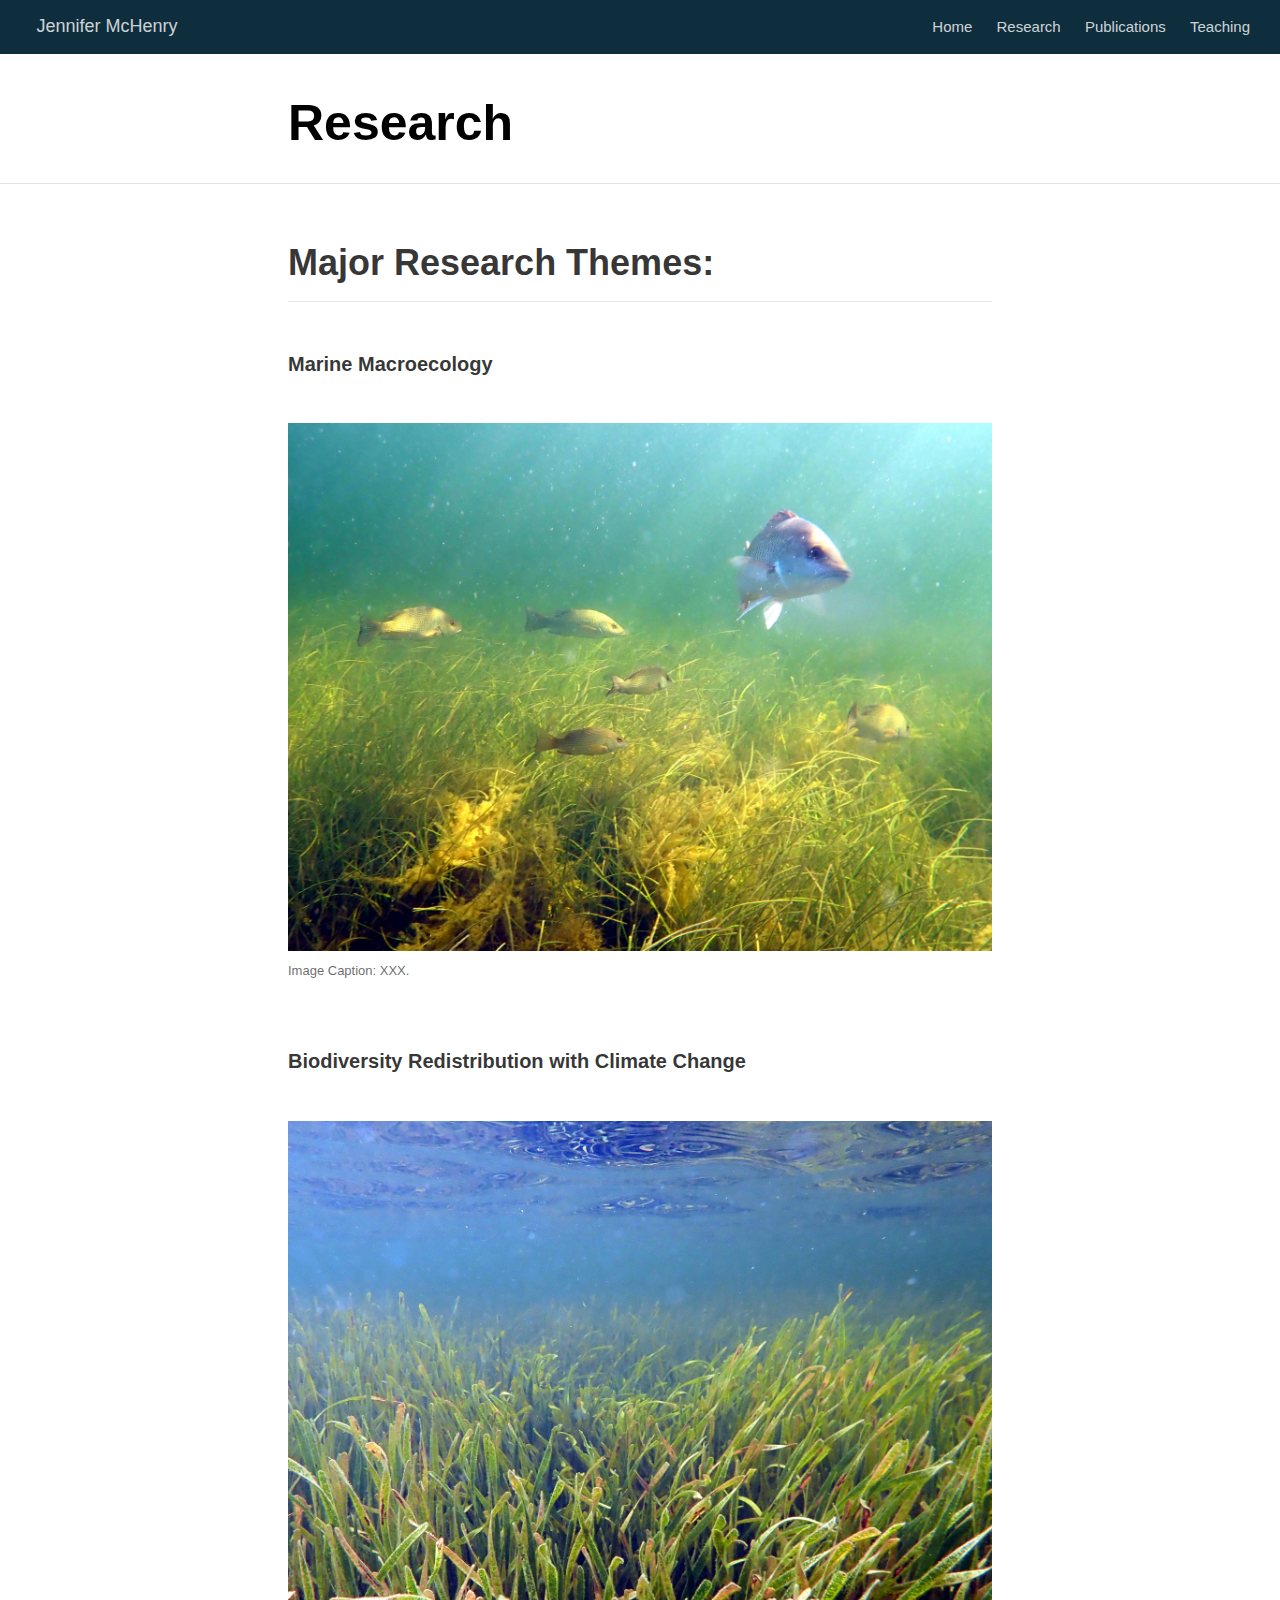
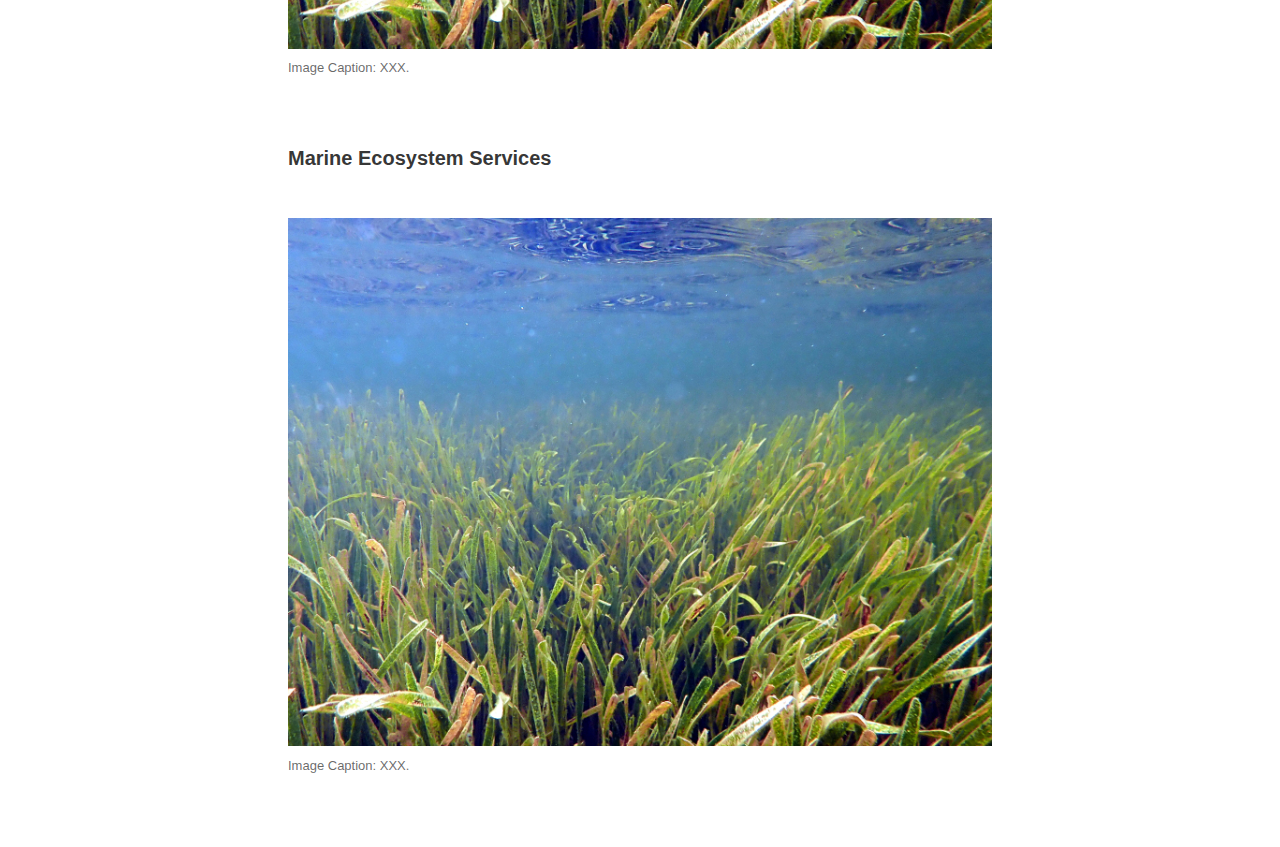
<file: docs/research.html>
<!DOCTYPE html>

<html xmlns="http://www.w3.org/1999/xhtml" lang="" xml:lang="">

<head>
  <meta charset="utf-8"/>
  <meta name="viewport" content="width=device-width, initial-scale=1"/>
  <meta http-equiv="X-UA-Compatible" content="IE=Edge,chrome=1"/>
  <meta name="generator" content="distill" />

  <style type="text/css">
  /* Hide doc at startup (prevent jankiness while JS renders/transforms) */
  body {
    visibility: hidden;
  }
  </style>

 <!--radix_placeholder_import_source-->
 <!--/radix_placeholder_import_source-->

<style type="text/css">code{white-space: pre;}</style>
<style type="text/css" data-origin="pandoc">
pre > code.sourceCode { white-space: pre; position: relative; }
pre > code.sourceCode > span { display: inline-block; line-height: 1.25; }
pre > code.sourceCode > span:empty { height: 1.2em; }
.sourceCode { overflow: visible; }
code.sourceCode > span { color: inherit; text-decoration: inherit; }
div.sourceCode { margin: 1em 0; }
pre.sourceCode { margin: 0; }
@media screen {
div.sourceCode { overflow: auto; }
}
@media print {
pre > code.sourceCode { white-space: pre-wrap; }
pre > code.sourceCode > span { text-indent: -5em; padding-left: 5em; }
}
pre.numberSource code
  { counter-reset: source-line 0; }
pre.numberSource code > span
  { position: relative; left: -4em; counter-increment: source-line; }
pre.numberSource code > span > a:first-child::before
  { content: counter(source-line);
    position: relative; left: -1em; text-align: right; vertical-align: baseline;
    border: none; display: inline-block;
    -webkit-touch-callout: none; -webkit-user-select: none;
    -khtml-user-select: none; -moz-user-select: none;
    -ms-user-select: none; user-select: none;
    padding: 0 4px; width: 4em;
    color: #aaaaaa;
  }
pre.numberSource { margin-left: 3em; border-left: 1px solid #aaaaaa;  padding-left: 4px; }
div.sourceCode
  {   }
@media screen {
pre > code.sourceCode > span > a:first-child::before { text-decoration: underline; }
}
code span.al { color: #ad0000; } /* Alert */
code span.an { color: #5e5e5e; } /* Annotation */
code span.at { } /* Attribute */
code span.bn { color: #ad0000; } /* BaseN */
code span.bu { } /* BuiltIn */
code span.cf { color: #007ba5; } /* ControlFlow */
code span.ch { color: #20794d; } /* Char */
code span.cn { color: #8f5902; } /* Constant */
code span.co { color: #5e5e5e; } /* Comment */
code span.cv { color: #5e5e5e; font-style: italic; } /* CommentVar */
code span.do { color: #5e5e5e; font-style: italic; } /* Documentation */
code span.dt { color: #ad0000; } /* DataType */
code span.dv { color: #ad0000; } /* DecVal */
code span.er { color: #ad0000; } /* Error */
code span.ex { } /* Extension */
code span.fl { color: #ad0000; } /* Float */
code span.fu { color: #4758ab; } /* Function */
code span.im { } /* Import */
code span.in { color: #5e5e5e; } /* Information */
code span.kw { color: #007ba5; } /* Keyword */
code span.op { color: #5e5e5e; } /* Operator */
code span.ot { color: #007ba5; } /* Other */
code span.pp { color: #ad0000; } /* Preprocessor */
code span.sc { color: #5e5e5e; } /* SpecialChar */
code span.ss { color: #20794d; } /* SpecialString */
code span.st { color: #20794d; } /* String */
code span.va { color: #111111; } /* Variable */
code span.vs { color: #20794d; } /* VerbatimString */
code span.wa { color: #5e5e5e; font-style: italic; } /* Warning */
</style>


  <!--radix_placeholder_meta_tags-->
  <title>Jennifer McHenry: Research</title>




  <!--  https://developers.facebook.com/docs/sharing/webmasters#markup -->
  <meta property="og:title" content="Jennifer McHenry: Research"/>
  <meta property="og:type" content="article"/>
  <meta property="og:locale" content="en_US"/>
  <meta property="og:site_name" content="Jennifer McHenry"/>

  <!--  https://dev.twitter.com/cards/types/summary -->
  <meta property="twitter:card" content="summary"/>
  <meta property="twitter:title" content="Jennifer McHenry: Research"/>

  <!--/radix_placeholder_meta_tags-->
  <!--radix_placeholder_rmarkdown_metadata-->

  <script type="text/json" id="radix-rmarkdown-metadata">
  {"type":"list","attributes":{"names":{"type":"character","attributes":{},"value":["title","description"]}},"value":[{"type":"character","attributes":{},"value":["Research"]},{"type":"NULL"}]}
  </script>
  <!--/radix_placeholder_rmarkdown_metadata-->
  <!--radix_placeholder_navigation_in_header-->
  <meta name="distill:offset" content=""/>

  <script type="application/javascript">

    window.headroom_prevent_pin = false;

    window.document.addEventListener("DOMContentLoaded", function (event) {

      // initialize headroom for banner
      var header = $('header').get(0);
      var headerHeight = header.offsetHeight;
      var headroom = new Headroom(header, {
        tolerance: 5,
        onPin : function() {
          if (window.headroom_prevent_pin) {
            window.headroom_prevent_pin = false;
            headroom.unpin();
          }
        }
      });
      headroom.init();
      if(window.location.hash)
        headroom.unpin();
      $(header).addClass('headroom--transition');

      // offset scroll location for banner on hash change
      // (see: https://github.com/WickyNilliams/headroom.js/issues/38)
      window.addEventListener("hashchange", function(event) {
        window.scrollTo(0, window.pageYOffset - (headerHeight + 25));
      });

      // responsive menu
      $('.distill-site-header').each(function(i, val) {
        var topnav = $(this);
        var toggle = topnav.find('.nav-toggle');
        toggle.on('click', function() {
          topnav.toggleClass('responsive');
        });
      });

      // nav dropdowns
      $('.nav-dropbtn').click(function(e) {
        $(this).next('.nav-dropdown-content').toggleClass('nav-dropdown-active');
        $(this).parent().siblings('.nav-dropdown')
           .children('.nav-dropdown-content').removeClass('nav-dropdown-active');
      });
      $("body").click(function(e){
        $('.nav-dropdown-content').removeClass('nav-dropdown-active');
      });
      $(".nav-dropdown").click(function(e){
        e.stopPropagation();
      });
    });
  </script>

  <style type="text/css">

  /* Theme (user-documented overrideables for nav appearance) */

  .distill-site-nav {
    color: rgba(255, 255, 255, 0.8);
    background-color: #0F2E3D;
    font-size: 15px;
    font-weight: 300;
  }

  .distill-site-nav a {
    color: inherit;
    text-decoration: none;
  }

  .distill-site-nav a:hover {
    color: white;
  }

  @media print {
    .distill-site-nav {
      display: none;
    }
  }

  .distill-site-header {

  }

  .distill-site-footer {

  }


  /* Site Header */

  .distill-site-header {
    width: 100%;
    box-sizing: border-box;
    z-index: 3;
  }

  .distill-site-header .nav-left {
    display: inline-block;
    margin-left: 8px;
  }

  @media screen and (max-width: 768px) {
    .distill-site-header .nav-left {
      margin-left: 0;
    }
  }


  .distill-site-header .nav-right {
    float: right;
    margin-right: 8px;
  }

  .distill-site-header a,
  .distill-site-header .title {
    display: inline-block;
    text-align: center;
    padding: 14px 10px 14px 10px;
  }

  .distill-site-header .title {
    font-size: 18px;
    min-width: 150px;
  }

  .distill-site-header .logo {
    padding: 0;
  }

  .distill-site-header .logo img {
    display: none;
    max-height: 20px;
    width: auto;
    margin-bottom: -4px;
  }

  .distill-site-header .nav-image img {
    max-height: 18px;
    width: auto;
    display: inline-block;
    margin-bottom: -3px;
  }



  @media screen and (min-width: 1000px) {
    .distill-site-header .logo img {
      display: inline-block;
    }
    .distill-site-header .nav-left {
      margin-left: 20px;
    }
    .distill-site-header .nav-right {
      margin-right: 20px;
    }
    .distill-site-header .title {
      padding-left: 12px;
    }
  }


  .distill-site-header .nav-toggle {
    display: none;
  }

  .nav-dropdown {
    display: inline-block;
    position: relative;
  }

  .nav-dropdown .nav-dropbtn {
    border: none;
    outline: none;
    color: rgba(255, 255, 255, 0.8);
    padding: 16px 10px;
    background-color: transparent;
    font-family: inherit;
    font-size: inherit;
    font-weight: inherit;
    margin: 0;
    margin-top: 1px;
    z-index: 2;
  }

  .nav-dropdown-content {
    display: none;
    position: absolute;
    background-color: white;
    min-width: 200px;
    border: 1px solid rgba(0,0,0,0.15);
    border-radius: 4px;
    box-shadow: 0px 8px 16px 0px rgba(0,0,0,0.1);
    z-index: 1;
    margin-top: 2px;
    white-space: nowrap;
    padding-top: 4px;
    padding-bottom: 4px;
  }

  .nav-dropdown-content hr {
    margin-top: 4px;
    margin-bottom: 4px;
    border: none;
    border-bottom: 1px solid rgba(0, 0, 0, 0.1);
  }

  .nav-dropdown-active {
    display: block;
  }

  .nav-dropdown-content a, .nav-dropdown-content .nav-dropdown-header {
    color: black;
    padding: 6px 24px;
    text-decoration: none;
    display: block;
    text-align: left;
  }

  .nav-dropdown-content .nav-dropdown-header {
    display: block;
    padding: 5px 24px;
    padding-bottom: 0;
    text-transform: uppercase;
    font-size: 14px;
    color: #999999;
    white-space: nowrap;
  }

  .nav-dropdown:hover .nav-dropbtn {
    color: white;
  }

  .nav-dropdown-content a:hover {
    background-color: #ddd;
    color: black;
  }

  .nav-right .nav-dropdown-content {
    margin-left: -45%;
    right: 0;
  }

  @media screen and (max-width: 768px) {
    .distill-site-header a, .distill-site-header .nav-dropdown  {display: none;}
    .distill-site-header a.nav-toggle {
      float: right;
      display: block;
    }
    .distill-site-header .title {
      margin-left: 0;
    }
    .distill-site-header .nav-right {
      margin-right: 0;
    }
    .distill-site-header {
      overflow: hidden;
    }
    .nav-right .nav-dropdown-content {
      margin-left: 0;
    }
  }


  @media screen and (max-width: 768px) {
    .distill-site-header.responsive {position: relative; min-height: 500px; }
    .distill-site-header.responsive a.nav-toggle {
      position: absolute;
      right: 0;
      top: 0;
    }
    .distill-site-header.responsive a,
    .distill-site-header.responsive .nav-dropdown {
      display: block;
      text-align: left;
    }
    .distill-site-header.responsive .nav-left,
    .distill-site-header.responsive .nav-right {
      width: 100%;
    }
    .distill-site-header.responsive .nav-dropdown {float: none;}
    .distill-site-header.responsive .nav-dropdown-content {position: relative;}
    .distill-site-header.responsive .nav-dropdown .nav-dropbtn {
      display: block;
      width: 100%;
      text-align: left;
    }
  }

  /* Site Footer */

  .distill-site-footer {
    width: 100%;
    overflow: hidden;
    box-sizing: border-box;
    z-index: 3;
    margin-top: 30px;
    padding-top: 30px;
    padding-bottom: 30px;
    text-align: center;
  }

  /* Headroom */

  d-title {
    padding-top: 6rem;
  }

  @media print {
    d-title {
      padding-top: 4rem;
    }
  }

  .headroom {
    z-index: 1000;
    position: fixed;
    top: 0;
    left: 0;
    right: 0;
  }

  .headroom--transition {
    transition: all .4s ease-in-out;
  }

  .headroom--unpinned {
    top: -100px;
  }

  .headroom--pinned {
    top: 0;
  }

  /* adjust viewport for navbar height */
  /* helps vertically center bootstrap (non-distill) content */
  .min-vh-100 {
    min-height: calc(100vh - 100px) !important;
  }

  </style>

  <script src="site_libs/jquery-3.6.0/jquery-3.6.0.min.js"></script>
  <link href="site_libs/font-awesome-5.1.0/css/all.css" rel="stylesheet"/>
  <link href="site_libs/font-awesome-5.1.0/css/v4-shims.css" rel="stylesheet"/>
  <script src="site_libs/headroom-0.9.4/headroom.min.js"></script>
  <script src="site_libs/autocomplete-0.37.1/autocomplete.min.js"></script>
  <script src="site_libs/fuse-6.4.1/fuse.min.js"></script>

  <script type="application/javascript">

  function getMeta(metaName) {
    var metas = document.getElementsByTagName('meta');
    for (let i = 0; i < metas.length; i++) {
      if (metas[i].getAttribute('name') === metaName) {
        return metas[i].getAttribute('content');
      }
    }
    return '';
  }

  function offsetURL(url) {
    var offset = getMeta('distill:offset');
    return offset ? offset + '/' + url : url;
  }

  function createFuseIndex() {

    // create fuse index
    var options = {
      keys: [
        { name: 'title', weight: 20 },
        { name: 'categories', weight: 15 },
        { name: 'description', weight: 10 },
        { name: 'contents', weight: 5 },
      ],
      ignoreLocation: true,
      threshold: 0
    };
    var fuse = new window.Fuse([], options);

    // fetch the main search.json
    return fetch(offsetURL('search.json'))
      .then(function(response) {
        if (response.status == 200) {
          return response.json().then(function(json) {
            // index main articles
            json.articles.forEach(function(article) {
              fuse.add(article);
            });
            // download collections and index their articles
            return Promise.all(json.collections.map(function(collection) {
              return fetch(offsetURL(collection)).then(function(response) {
                if (response.status === 200) {
                  return response.json().then(function(articles) {
                    articles.forEach(function(article) {
                      fuse.add(article);
                    });
                  })
                } else {
                  return Promise.reject(
                    new Error('Unexpected status from search index request: ' +
                              response.status)
                  );
                }
              });
            })).then(function() {
              return fuse;
            });
          });

        } else {
          return Promise.reject(
            new Error('Unexpected status from search index request: ' +
                        response.status)
          );
        }
      });
  }

  window.document.addEventListener("DOMContentLoaded", function (event) {

    // get search element (bail if we don't have one)
    var searchEl = window.document.getElementById('distill-search');
    if (!searchEl)
      return;

    createFuseIndex()
      .then(function(fuse) {

        // make search box visible
        searchEl.classList.remove('hidden');

        // initialize autocomplete
        var options = {
          autoselect: true,
          hint: false,
          minLength: 2,
        };
        window.autocomplete(searchEl, options, [{
          source: function(query, callback) {
            const searchOptions = {
              isCaseSensitive: false,
              shouldSort: true,
              minMatchCharLength: 2,
              limit: 10,
            };
            var results = fuse.search(query, searchOptions);
            callback(results
              .map(function(result) { return result.item; })
            );
          },
          templates: {
            suggestion: function(suggestion) {
              var img = suggestion.preview && Object.keys(suggestion.preview).length > 0
                ? `<img src="${offsetURL(suggestion.preview)}"</img>`
                : '';
              var html = `
                <div class="search-item">
                  <h3>${suggestion.title}</h3>
                  <div class="search-item-description">
                    ${suggestion.description || ''}
                  </div>
                  <div class="search-item-preview">
                    ${img}
                  </div>
                </div>
              `;
              return html;
            }
          }
        }]).on('autocomplete:selected', function(event, suggestion) {
          window.location.href = offsetURL(suggestion.path);
        });
        // remove inline display style on autocompleter (we want to
        // manage responsive display via css)
        $('.algolia-autocomplete').css("display", "");
      })
      .catch(function(error) {
        console.log(error);
      });

  });

  </script>

  <style type="text/css">

  .nav-search {
    font-size: x-small;
  }

  /* Algolioa Autocomplete */

  .algolia-autocomplete {
    display: inline-block;
    margin-left: 10px;
    vertical-align: sub;
    background-color: white;
    color: black;
    padding: 6px;
    padding-top: 8px;
    padding-bottom: 0;
    border-radius: 6px;
    border: 1px #0F2E3D solid;
    width: 180px;
  }


  @media screen and (max-width: 768px) {
    .distill-site-nav .algolia-autocomplete {
      display: none;
      visibility: hidden;
    }
    .distill-site-nav.responsive .algolia-autocomplete {
      display: inline-block;
      visibility: visible;
    }
    .distill-site-nav.responsive .algolia-autocomplete .aa-dropdown-menu {
      margin-left: 0;
      width: 400px;
      max-height: 400px;
    }
  }

  .algolia-autocomplete .aa-input, .algolia-autocomplete .aa-hint {
    width: 90%;
    outline: none;
    border: none;
  }

  .algolia-autocomplete .aa-hint {
    color: #999;
  }
  .algolia-autocomplete .aa-dropdown-menu {
    width: 550px;
    max-height: 70vh;
    overflow-x: visible;
    overflow-y: scroll;
    padding: 5px;
    margin-top: 3px;
    margin-left: -150px;
    background-color: #fff;
    border-radius: 5px;
    border: 1px solid #999;
    border-top: none;
  }

  .algolia-autocomplete .aa-dropdown-menu .aa-suggestion {
    cursor: pointer;
    padding: 5px 4px;
    border-bottom: 1px solid #eee;
  }

  .algolia-autocomplete .aa-dropdown-menu .aa-suggestion:last-of-type {
    border-bottom: none;
    margin-bottom: 2px;
  }

  .algolia-autocomplete .aa-dropdown-menu .aa-suggestion .search-item {
    overflow: hidden;
    font-size: 0.8em;
    line-height: 1.4em;
  }

  .algolia-autocomplete .aa-dropdown-menu .aa-suggestion .search-item h3 {
    font-size: 1rem;
    margin-block-start: 0;
    margin-block-end: 5px;
  }

  .algolia-autocomplete .aa-dropdown-menu .aa-suggestion .search-item-description {
    display: inline-block;
    overflow: hidden;
    height: 2.8em;
    width: 80%;
    margin-right: 4%;
  }

  .algolia-autocomplete .aa-dropdown-menu .aa-suggestion .search-item-preview {
    display: inline-block;
    width: 15%;
  }

  .algolia-autocomplete .aa-dropdown-menu .aa-suggestion .search-item-preview img {
    height: 3em;
    width: auto;
    display: none;
  }

  .algolia-autocomplete .aa-dropdown-menu .aa-suggestion .search-item-preview img[src] {
    display: initial;
  }

  .algolia-autocomplete .aa-dropdown-menu .aa-suggestion.aa-cursor {
    background-color: #eee;
  }
  .algolia-autocomplete .aa-dropdown-menu .aa-suggestion em {
    font-weight: bold;
    font-style: normal;
  }

  </style>


  <!--/radix_placeholder_navigation_in_header-->
  <!--radix_placeholder_distill-->

  <style type="text/css">

  body {
    background-color: white;
  }

  .pandoc-table {
    width: 100%;
  }

  .pandoc-table>caption {
    margin-bottom: 10px;
  }

  .pandoc-table th:not([align]) {
    text-align: left;
  }

  .pagedtable-footer {
    font-size: 15px;
  }

  d-byline .byline {
    grid-template-columns: 2fr 2fr;
  }

  d-byline .byline h3 {
    margin-block-start: 1.5em;
  }

  d-byline .byline .authors-affiliations h3 {
    margin-block-start: 0.5em;
  }

  .authors-affiliations .orcid-id {
    width: 16px;
    height:16px;
    margin-left: 4px;
    margin-right: 4px;
    vertical-align: middle;
    padding-bottom: 2px;
  }

  d-title .dt-tags {
    margin-top: 1em;
    grid-column: text;
  }

  .dt-tags .dt-tag {
    text-decoration: none;
    display: inline-block;
    color: rgba(0,0,0,0.6);
    padding: 0em 0.4em;
    margin-right: 0.5em;
    margin-bottom: 0.4em;
    font-size: 70%;
    border: 1px solid rgba(0,0,0,0.2);
    border-radius: 3px;
    text-transform: uppercase;
    font-weight: 500;
  }

  d-article table.gt_table td,
  d-article table.gt_table th {
    border-bottom: none;
  }

  .html-widget {
    margin-bottom: 2.0em;
  }

  .l-screen-inset {
    padding-right: 16px;
  }

  .l-screen .caption {
    margin-left: 10px;
  }

  .shaded {
    background: rgb(247, 247, 247);
    padding-top: 20px;
    padding-bottom: 20px;
    border-top: 1px solid rgba(0, 0, 0, 0.1);
    border-bottom: 1px solid rgba(0, 0, 0, 0.1);
  }

  .shaded .html-widget {
    margin-bottom: 0;
    border: 1px solid rgba(0, 0, 0, 0.1);
  }

  .shaded .shaded-content {
    background: white;
  }

  .text-output {
    margin-top: 0;
    line-height: 1.5em;
  }

  .hidden {
    display: none !important;
  }

  d-article {
    padding-top: 2.5rem;
    padding-bottom: 30px;
  }

  d-appendix {
    padding-top: 30px;
  }

  d-article>p>img {
    width: 100%;
  }

  d-article h2 {
    margin: 1rem 0 1.5rem 0;
  }

  d-article h3 {
    margin-top: 1.5rem;
  }

  d-article iframe {
    border: 1px solid rgba(0, 0, 0, 0.1);
    margin-bottom: 2.0em;
    width: 100%;
  }

  /* Tweak code blocks */

  d-article div.sourceCode code,
  d-article pre code {
    font-family: Consolas, Monaco, 'Andale Mono', 'Ubuntu Mono', monospace;
  }

  d-article pre,
  d-article div.sourceCode,
  d-article div.sourceCode pre {
    overflow: auto;
  }

  d-article div.sourceCode {
    background-color: white;
  }

  d-article div.sourceCode pre {
    padding-left: 10px;
    font-size: 12px;
    border-left: 2px solid rgba(0,0,0,0.1);
  }

  d-article pre {
    font-size: 12px;
    color: black;
    background: none;
    margin-top: 0;
    text-align: left;
    white-space: pre;
    word-spacing: normal;
    word-break: normal;
    word-wrap: normal;
    line-height: 1.5;

    -moz-tab-size: 4;
    -o-tab-size: 4;
    tab-size: 4;

    -webkit-hyphens: none;
    -moz-hyphens: none;
    -ms-hyphens: none;
    hyphens: none;
  }

  d-article pre a {
    border-bottom: none;
  }

  d-article pre a:hover {
    border-bottom: none;
    text-decoration: underline;
  }

  d-article details {
    grid-column: text;
    margin-bottom: 0.8em;
  }

  @media(min-width: 768px) {

  d-article pre,
  d-article div.sourceCode,
  d-article div.sourceCode pre {
    overflow: visible !important;
  }

  d-article div.sourceCode pre {
    padding-left: 18px;
    font-size: 14px;
  }

  d-article pre {
    font-size: 14px;
  }

  }

  figure img.external {
    background: white;
    border: 1px solid rgba(0, 0, 0, 0.1);
    box-shadow: 0 1px 8px rgba(0, 0, 0, 0.1);
    padding: 18px;
    box-sizing: border-box;
  }

  /* CSS for d-contents */

  .d-contents {
    grid-column: text;
    color: rgba(0,0,0,0.8);
    font-size: 0.9em;
    padding-bottom: 1em;
    margin-bottom: 1em;
    padding-bottom: 0.5em;
    margin-bottom: 1em;
    padding-left: 0.25em;
    justify-self: start;
  }

  @media(min-width: 1000px) {
    .d-contents.d-contents-float {
      height: 0;
      grid-column-start: 1;
      grid-column-end: 4;
      justify-self: center;
      padding-right: 3em;
      padding-left: 2em;
    }
  }

  .d-contents nav h3 {
    font-size: 18px;
    margin-top: 0;
    margin-bottom: 1em;
  }

  .d-contents li {
    list-style-type: none
  }

  .d-contents nav > ul {
    padding-left: 0;
  }

  .d-contents ul {
    padding-left: 1em
  }

  .d-contents nav ul li {
    margin-top: 0.6em;
    margin-bottom: 0.2em;
  }

  .d-contents nav a {
    font-size: 13px;
    border-bottom: none;
    text-decoration: none
    color: rgba(0, 0, 0, 0.8);
  }

  .d-contents nav a:hover {
    text-decoration: underline solid rgba(0, 0, 0, 0.6)
  }

  .d-contents nav > ul > li > a {
    font-weight: 600;
  }

  .d-contents nav > ul > li > ul {
    font-weight: inherit;
  }

  .d-contents nav > ul > li > ul > li {
    margin-top: 0.2em;
  }


  .d-contents nav ul {
    margin-top: 0;
    margin-bottom: 0.25em;
  }

  .d-article-with-toc h2:nth-child(2) {
    margin-top: 0;
  }


  /* Figure */

  .figure {
    position: relative;
    margin-bottom: 2.5em;
    margin-top: 1.5em;
  }

  .figure img {
    width: 100%;
  }

  .figure .caption {
    color: rgba(0, 0, 0, 0.6);
    font-size: 12px;
    line-height: 1.5em;
  }

  .figure img.external {
    background: white;
    border: 1px solid rgba(0, 0, 0, 0.1);
    box-shadow: 0 1px 8px rgba(0, 0, 0, 0.1);
    padding: 18px;
    box-sizing: border-box;
  }

  .figure .caption a {
    color: rgba(0, 0, 0, 0.6);
  }

  .figure .caption b,
  .figure .caption strong, {
    font-weight: 600;
    color: rgba(0, 0, 0, 1.0);
  }

  /* Citations */

  d-article .citation {
    color: inherit;
    cursor: inherit;
  }

  div.hanging-indent{
    margin-left: 1em; text-indent: -1em;
  }

  /* Citation hover box */

  .tippy-box[data-theme~=light-border] {
    background-color: rgba(250, 250, 250, 0.95);
  }

  .tippy-content > p {
    margin-bottom: 0;
    padding: 2px;
  }


  /* Tweak 1000px media break to show more text */

  @media(min-width: 1000px) {
    .base-grid,
    distill-header,
    d-title,
    d-abstract,
    d-article,
    d-appendix,
    distill-appendix,
    d-byline,
    d-footnote-list,
    d-citation-list,
    distill-footer {
      grid-template-columns: [screen-start] 1fr [page-start kicker-start] 80px [middle-start] 50px [text-start kicker-end] 65px 65px 65px 65px 65px 65px 65px 65px [text-end gutter-start] 65px [middle-end] 65px [page-end gutter-end] 1fr [screen-end];
      grid-column-gap: 16px;
    }

    .grid {
      grid-column-gap: 16px;
    }

    d-article {
      font-size: 1.06rem;
      line-height: 1.7em;
    }
    figure .caption, .figure .caption, figure figcaption {
      font-size: 13px;
    }
  }

  @media(min-width: 1180px) {
    .base-grid,
    distill-header,
    d-title,
    d-abstract,
    d-article,
    d-appendix,
    distill-appendix,
    d-byline,
    d-footnote-list,
    d-citation-list,
    distill-footer {
      grid-template-columns: [screen-start] 1fr [page-start kicker-start] 60px [middle-start] 60px [text-start kicker-end] 60px 60px 60px 60px 60px 60px 60px 60px [text-end gutter-start] 60px [middle-end] 60px [page-end gutter-end] 1fr [screen-end];
      grid-column-gap: 32px;
    }

    .grid {
      grid-column-gap: 32px;
    }
  }


  /* Get the citation styles for the appendix (not auto-injected on render since
     we do our own rendering of the citation appendix) */

  d-appendix .citation-appendix,
  .d-appendix .citation-appendix {
    font-size: 11px;
    line-height: 15px;
    border-left: 1px solid rgba(0, 0, 0, 0.1);
    padding-left: 18px;
    border: 1px solid rgba(0,0,0,0.1);
    background: rgba(0, 0, 0, 0.02);
    padding: 10px 18px;
    border-radius: 3px;
    color: rgba(150, 150, 150, 1);
    overflow: hidden;
    margin-top: -12px;
    white-space: pre-wrap;
    word-wrap: break-word;
  }

  /* Include appendix styles here so they can be overridden */

  d-appendix {
    contain: layout style;
    font-size: 0.8em;
    line-height: 1.7em;
    margin-top: 60px;
    margin-bottom: 0;
    border-top: 1px solid rgba(0, 0, 0, 0.1);
    color: rgba(0,0,0,0.5);
    padding-top: 60px;
    padding-bottom: 48px;
  }

  d-appendix h3 {
    grid-column: page-start / text-start;
    font-size: 15px;
    font-weight: 500;
    margin-top: 1em;
    margin-bottom: 0;
    color: rgba(0,0,0,0.65);
  }

  d-appendix h3 + * {
    margin-top: 1em;
  }

  d-appendix ol {
    padding: 0 0 0 15px;
  }

  @media (min-width: 768px) {
    d-appendix ol {
      padding: 0 0 0 30px;
      margin-left: -30px;
    }
  }

  d-appendix li {
    margin-bottom: 1em;
  }

  d-appendix a {
    color: rgba(0, 0, 0, 0.6);
  }

  d-appendix > * {
    grid-column: text;
  }

  d-appendix > d-footnote-list,
  d-appendix > d-citation-list,
  d-appendix > distill-appendix {
    grid-column: screen;
  }

  /* Include footnote styles here so they can be overridden */

  d-footnote-list {
    contain: layout style;
  }

  d-footnote-list > * {
    grid-column: text;
  }

  d-footnote-list a.footnote-backlink {
    color: rgba(0,0,0,0.3);
    padding-left: 0.5em;
  }



  /* Anchor.js */

  .anchorjs-link {
    /*transition: all .25s linear; */
    text-decoration: none;
    border-bottom: none;
  }
  *:hover > .anchorjs-link {
    margin-left: -1.125em !important;
    text-decoration: none;
    border-bottom: none;
  }

  /* Social footer */

  .social_footer {
    margin-top: 30px;
    margin-bottom: 0;
    color: rgba(0,0,0,0.67);
  }

  .disqus-comments {
    margin-right: 30px;
  }

  .disqus-comment-count {
    border-bottom: 1px solid rgba(0, 0, 0, 0.4);
    cursor: pointer;
  }

  #disqus_thread {
    margin-top: 30px;
  }

  .article-sharing a {
    border-bottom: none;
    margin-right: 8px;
  }

  .article-sharing a:hover {
    border-bottom: none;
  }

  .sidebar-section.subscribe {
    font-size: 12px;
    line-height: 1.6em;
  }

  .subscribe p {
    margin-bottom: 0.5em;
  }


  .article-footer .subscribe {
    font-size: 15px;
    margin-top: 45px;
  }


  .sidebar-section.custom {
    font-size: 12px;
    line-height: 1.6em;
  }

  .custom p {
    margin-bottom: 0.5em;
  }

  /* Styles for listing layout (hide title) */
  .layout-listing d-title, .layout-listing .d-title {
    display: none;
  }

  /* Styles for posts lists (not auto-injected) */


  .posts-with-sidebar {
    padding-left: 45px;
    padding-right: 45px;
  }

  .posts-list .description h2,
  .posts-list .description p {
    font-family: -apple-system, BlinkMacSystemFont, "Segoe UI", Roboto, Oxygen, Ubuntu, Cantarell, "Fira Sans", "Droid Sans", "Helvetica Neue", Arial, sans-serif;
  }

  .posts-list .description h2 {
    font-weight: 700;
    border-bottom: none;
    padding-bottom: 0;
  }

  .posts-list h2.post-tag {
    border-bottom: 1px solid rgba(0, 0, 0, 0.2);
    padding-bottom: 12px;
  }
  .posts-list {
    margin-top: 60px;
    margin-bottom: 24px;
  }

  .posts-list .post-preview {
    text-decoration: none;
    overflow: hidden;
    display: block;
    border-bottom: 1px solid rgba(0, 0, 0, 0.1);
    padding: 24px 0;
  }

  .post-preview-last {
    border-bottom: none !important;
  }

  .posts-list .posts-list-caption {
    grid-column: screen;
    font-weight: 400;
  }

  .posts-list .post-preview h2 {
    margin: 0 0 6px 0;
    line-height: 1.2em;
    font-style: normal;
    font-size: 24px;
  }

  .posts-list .post-preview p {
    margin: 0 0 12px 0;
    line-height: 1.4em;
    font-size: 16px;
  }

  .posts-list .post-preview .thumbnail {
    box-sizing: border-box;
    margin-bottom: 24px;
    position: relative;
    max-width: 500px;
  }
  .posts-list .post-preview img {
    width: 100%;
    display: block;
  }

  .posts-list .metadata {
    font-size: 12px;
    line-height: 1.4em;
    margin-bottom: 18px;
  }

  .posts-list .metadata > * {
    display: inline-block;
  }

  .posts-list .metadata .publishedDate {
    margin-right: 2em;
  }

  .posts-list .metadata .dt-authors {
    display: block;
    margin-top: 0.3em;
    margin-right: 2em;
  }

  .posts-list .dt-tags {
    display: block;
    line-height: 1em;
  }

  .posts-list .dt-tags .dt-tag {
    display: inline-block;
    color: rgba(0,0,0,0.6);
    padding: 0.3em 0.4em;
    margin-right: 0.2em;
    margin-bottom: 0.4em;
    font-size: 60%;
    border: 1px solid rgba(0,0,0,0.2);
    border-radius: 3px;
    text-transform: uppercase;
    font-weight: 500;
  }

  .posts-list img {
    opacity: 1;
  }

  .posts-list img[data-src] {
    opacity: 0;
  }

  .posts-more {
    clear: both;
  }


  .posts-sidebar {
    font-size: 16px;
  }

  .posts-sidebar h3 {
    font-size: 16px;
    margin-top: 0;
    margin-bottom: 0.5em;
    font-weight: 400;
    text-transform: uppercase;
  }

  .sidebar-section {
    margin-bottom: 30px;
  }

  .categories ul {
    list-style-type: none;
    margin: 0;
    padding: 0;
  }

  .categories li {
    color: rgba(0, 0, 0, 0.8);
    margin-bottom: 0;
  }

  .categories li>a {
    border-bottom: none;
  }

  .categories li>a:hover {
    border-bottom: 1px solid rgba(0, 0, 0, 0.4);
  }

  .categories .active {
    font-weight: 600;
  }

  .categories .category-count {
    color: rgba(0, 0, 0, 0.4);
  }


  @media(min-width: 768px) {
    .posts-list .post-preview h2 {
      font-size: 26px;
    }
    .posts-list .post-preview .thumbnail {
      float: right;
      width: 30%;
      margin-bottom: 0;
    }
    .posts-list .post-preview .description {
      float: left;
      width: 45%;
    }
    .posts-list .post-preview .metadata {
      float: left;
      width: 20%;
      margin-top: 8px;
    }
    .posts-list .post-preview p {
      margin: 0 0 12px 0;
      line-height: 1.5em;
      font-size: 16px;
    }
    .posts-with-sidebar .posts-list {
      float: left;
      width: 75%;
    }
    .posts-with-sidebar .posts-sidebar {
      float: right;
      width: 20%;
      margin-top: 60px;
      padding-top: 24px;
      padding-bottom: 24px;
    }
  }


  /* Improve display for browsers without grid (IE/Edge <= 15) */

  .downlevel {
    line-height: 1.6em;
    font-family: -apple-system, BlinkMacSystemFont, "Segoe UI", Roboto, Oxygen, Ubuntu, Cantarell, "Fira Sans", "Droid Sans", "Helvetica Neue", Arial, sans-serif;
    margin: 0;
  }

  .downlevel .d-title {
    padding-top: 6rem;
    padding-bottom: 1.5rem;
  }

  .downlevel .d-title h1 {
    font-size: 50px;
    font-weight: 700;
    line-height: 1.1em;
    margin: 0 0 0.5rem;
  }

  .downlevel .d-title p {
    font-weight: 300;
    font-size: 1.2rem;
    line-height: 1.55em;
    margin-top: 0;
  }

  .downlevel .d-byline {
    padding-top: 0.8em;
    padding-bottom: 0.8em;
    font-size: 0.8rem;
    line-height: 1.8em;
  }

  .downlevel .section-separator {
    border: none;
    border-top: 1px solid rgba(0, 0, 0, 0.1);
  }

  .downlevel .d-article {
    font-size: 1.06rem;
    line-height: 1.7em;
    padding-top: 1rem;
    padding-bottom: 2rem;
  }


  .downlevel .d-appendix {
    padding-left: 0;
    padding-right: 0;
    max-width: none;
    font-size: 0.8em;
    line-height: 1.7em;
    margin-bottom: 0;
    color: rgba(0,0,0,0.5);
    padding-top: 40px;
    padding-bottom: 48px;
  }

  .downlevel .footnotes ol {
    padding-left: 13px;
  }

  .downlevel .base-grid,
  .downlevel .distill-header,
  .downlevel .d-title,
  .downlevel .d-abstract,
  .downlevel .d-article,
  .downlevel .d-appendix,
  .downlevel .distill-appendix,
  .downlevel .d-byline,
  .downlevel .d-footnote-list,
  .downlevel .d-citation-list,
  .downlevel .distill-footer,
  .downlevel .appendix-bottom,
  .downlevel .posts-container {
    padding-left: 40px;
    padding-right: 40px;
  }

  @media(min-width: 768px) {
    .downlevel .base-grid,
    .downlevel .distill-header,
    .downlevel .d-title,
    .downlevel .d-abstract,
    .downlevel .d-article,
    .downlevel .d-appendix,
    .downlevel .distill-appendix,
    .downlevel .d-byline,
    .downlevel .d-footnote-list,
    .downlevel .d-citation-list,
    .downlevel .distill-footer,
    .downlevel .appendix-bottom,
    .downlevel .posts-container {
    padding-left: 150px;
    padding-right: 150px;
    max-width: 900px;
  }
  }

  .downlevel pre code {
    display: block;
    border-left: 2px solid rgba(0, 0, 0, .1);
    padding: 0 0 0 20px;
    font-size: 14px;
  }

  .downlevel code, .downlevel pre {
    color: black;
    background: none;
    font-family: Consolas, Monaco, 'Andale Mono', 'Ubuntu Mono', monospace;
    text-align: left;
    white-space: pre;
    word-spacing: normal;
    word-break: normal;
    word-wrap: normal;
    line-height: 1.5;

    -moz-tab-size: 4;
    -o-tab-size: 4;
    tab-size: 4;

    -webkit-hyphens: none;
    -moz-hyphens: none;
    -ms-hyphens: none;
    hyphens: none;
  }

  .downlevel .posts-list .post-preview {
    color: inherit;
  }



  </style>

  <script type="application/javascript">

  function is_downlevel_browser() {
    if (bowser.isUnsupportedBrowser({ msie: "12", msedge: "16"},
                                   window.navigator.userAgent)) {
      return true;
    } else {
      return window.load_distill_framework === undefined;
    }
  }

  // show body when load is complete
  function on_load_complete() {

    // add anchors
    if (window.anchors) {
      window.anchors.options.placement = 'left';
      window.anchors.add('d-article > h2, d-article > h3, d-article > h4, d-article > h5');
    }


    // set body to visible
    document.body.style.visibility = 'visible';

    // force redraw for leaflet widgets
    if (window.HTMLWidgets) {
      var maps = window.HTMLWidgets.findAll(".leaflet");
      $.each(maps, function(i, el) {
        var map = this.getMap();
        map.invalidateSize();
        map.eachLayer(function(layer) {
          if (layer instanceof L.TileLayer)
            layer.redraw();
        });
      });
    }

    // trigger 'shown' so htmlwidgets resize
    $('d-article').trigger('shown');
  }

  function init_distill() {

    init_common();

    // create front matter
    var front_matter = $('<d-front-matter></d-front-matter>');
    $('#distill-front-matter').wrap(front_matter);

    // create d-title
    $('.d-title').changeElementType('d-title');

    // create d-byline
    var byline = $('<d-byline></d-byline>');
    $('.d-byline').replaceWith(byline);

    // create d-article
    var article = $('<d-article></d-article>');
    $('.d-article').wrap(article).children().unwrap();

    // move posts container into article
    $('.posts-container').appendTo($('d-article'));

    // create d-appendix
    $('.d-appendix').changeElementType('d-appendix');

    // flag indicating that we have appendix items
    var appendix = $('.appendix-bottom').children('h3').length > 0;

    // replace footnotes with <d-footnote>
    $('.footnote-ref').each(function(i, val) {
      appendix = true;
      var href = $(this).attr('href');
      var id = href.replace('#', '');
      var fn = $('#' + id);
      var fn_p = $('#' + id + '>p');
      fn_p.find('.footnote-back').remove();
      var text = fn_p.html();
      var dtfn = $('<d-footnote></d-footnote>');
      dtfn.html(text);
      $(this).replaceWith(dtfn);
    });
    // remove footnotes
    $('.footnotes').remove();

    // move refs into #references-listing
    $('#references-listing').replaceWith($('#refs'));

    $('h1.appendix, h2.appendix').each(function(i, val) {
      $(this).changeElementType('h3');
    });
    $('h3.appendix').each(function(i, val) {
      var id = $(this).attr('id');
      $('.d-contents a[href="#' + id + '"]').parent().remove();
      appendix = true;
      $(this).nextUntil($('h1, h2, h3')).addBack().appendTo($('d-appendix'));
    });

    // show d-appendix if we have appendix content
    $("d-appendix").css('display', appendix ? 'grid' : 'none');

    // localize layout chunks to just output
    $('.layout-chunk').each(function(i, val) {

      // capture layout
      var layout = $(this).attr('data-layout');

      // apply layout to markdown level block elements
      var elements = $(this).children().not('details, div.sourceCode, pre, script');
      elements.each(function(i, el) {
        var layout_div = $('<div class="' + layout + '"></div>');
        if (layout_div.hasClass('shaded')) {
          var shaded_content = $('<div class="shaded-content"></div>');
          $(this).wrap(shaded_content);
          $(this).parent().wrap(layout_div);
        } else {
          $(this).wrap(layout_div);
        }
      });


      // unwrap the layout-chunk div
      $(this).children().unwrap();
    });

    // remove code block used to force  highlighting css
    $('.distill-force-highlighting-css').parent().remove();

    // remove empty line numbers inserted by pandoc when using a
    // custom syntax highlighting theme
    $('code.sourceCode a:empty').remove();

    // load distill framework
    load_distill_framework();

    // wait for window.distillRunlevel == 4 to do post processing
    function distill_post_process() {

      if (!window.distillRunlevel || window.distillRunlevel < 4)
        return;

      // hide author/affiliations entirely if we have no authors
      var front_matter = JSON.parse($("#distill-front-matter").html());
      var have_authors = front_matter.authors && front_matter.authors.length > 0;
      if (!have_authors)
        $('d-byline').addClass('hidden');

      // article with toc class
      $('.d-contents').parent().addClass('d-article-with-toc');

      // strip links that point to #
      $('.authors-affiliations').find('a[href="#"]').removeAttr('href');

      // add orcid ids
      $('.authors-affiliations').find('.author').each(function(i, el) {
        var orcid_id = front_matter.authors[i].orcidID;
        if (orcid_id) {
          var a = $('<a></a>');
          a.attr('href', 'https://orcid.org/' + orcid_id);
          var img = $('<img></img>');
          img.addClass('orcid-id');
          img.attr('alt', 'ORCID ID');
          img.attr('src','[data-uri]');
          a.append(img);
          $(this).append(a);
        }
      });

      // hide elements of author/affiliations grid that have no value
      function hide_byline_column(caption) {
        $('d-byline').find('h3:contains("' + caption + '")').parent().css('visibility', 'hidden');
      }

      // affiliations
      var have_affiliations = false;
      for (var i = 0; i<front_matter.authors.length; ++i) {
        var author = front_matter.authors[i];
        if (author.affiliation !== "&nbsp;") {
          have_affiliations = true;
          break;
        }
      }
      if (!have_affiliations)
        $('d-byline').find('h3:contains("Affiliations")').css('visibility', 'hidden');

      // published date
      if (!front_matter.publishedDate)
        hide_byline_column("Published");

      // document object identifier
      var doi = $('d-byline').find('h3:contains("DOI")');
      var doi_p = doi.next().empty();
      if (!front_matter.doi) {
        // if we have a citation and valid citationText then link to that
        if ($('#citation').length > 0 && front_matter.citationText) {
          doi.html('Citation');
          $('<a href="#citation"></a>')
            .text(front_matter.citationText)
            .appendTo(doi_p);
        } else {
          hide_byline_column("DOI");
        }
      } else {
        $('<a></a>')
           .attr('href', "https://doi.org/" + front_matter.doi)
           .html(front_matter.doi)
           .appendTo(doi_p);
      }

       // change plural form of authors/affiliations
      if (front_matter.authors.length === 1) {
        var grid = $('.authors-affiliations');
        grid.children('h3:contains("Authors")').text('Author');
        grid.children('h3:contains("Affiliations")').text('Affiliation');
      }

      // remove d-appendix and d-footnote-list local styles
      $('d-appendix > style:first-child').remove();
      $('d-footnote-list > style:first-child').remove();

      // move appendix-bottom entries to the bottom
      $('.appendix-bottom').appendTo('d-appendix').children().unwrap();
      $('.appendix-bottom').remove();

      // hoverable references
      $('span.citation[data-cites]').each(function() {
        var refs = $(this).attr('data-cites').split(" ");
        var refHtml = refs.map(function(ref) {
          return "<p>" + $('#ref-' + ref).html() + "</p>";
        }).join("\n");
        window.tippy(this, {
          allowHTML: true,
          content: refHtml,
          maxWidth: 500,
          interactive: true,
          interactiveBorder: 10,
          theme: 'light-border',
          placement: 'bottom-start'
        });
      });

      // clear polling timer
      clearInterval(tid);

      // show body now that everything is ready
      on_load_complete();
    }

    var tid = setInterval(distill_post_process, 50);
    distill_post_process();

  }

  function init_downlevel() {

    init_common();

     // insert hr after d-title
    $('.d-title').after($('<hr class="section-separator"/>'));

    // check if we have authors
    var front_matter = JSON.parse($("#distill-front-matter").html());
    var have_authors = front_matter.authors && front_matter.authors.length > 0;

    // manage byline/border
    if (!have_authors)
      $('.d-byline').remove();
    $('.d-byline').after($('<hr class="section-separator"/>'));
    $('.d-byline a').remove();

    // remove toc
    $('.d-contents').remove();

    // move appendix elements
    $('h1.appendix, h2.appendix').each(function(i, val) {
      $(this).changeElementType('h3');
    });
    $('h3.appendix').each(function(i, val) {
      $(this).nextUntil($('h1, h2, h3')).addBack().appendTo($('.d-appendix'));
    });


    // inject headers into references and footnotes
    var refs_header = $('<h3></h3>');
    refs_header.text('References');
    $('#refs').prepend(refs_header);

    var footnotes_header = $('<h3></h3');
    footnotes_header.text('Footnotes');
    $('.footnotes').children('hr').first().replaceWith(footnotes_header);

    // move appendix-bottom entries to the bottom
    $('.appendix-bottom').appendTo('.d-appendix').children().unwrap();
    $('.appendix-bottom').remove();

    // remove appendix if it's empty
    if ($('.d-appendix').children().length === 0)
      $('.d-appendix').remove();

    // prepend separator above appendix
    $('.d-appendix').before($('<hr class="section-separator" style="clear: both"/>'));

    // trim code
    $('pre>code').each(function(i, val) {
      $(this).html($.trim($(this).html()));
    });

    // move posts-container right before article
    $('.posts-container').insertBefore($('.d-article'));

    $('body').addClass('downlevel');

    on_load_complete();
  }


  function init_common() {

    // jquery plugin to change element types
    (function($) {
      $.fn.changeElementType = function(newType) {
        var attrs = {};

        $.each(this[0].attributes, function(idx, attr) {
          attrs[attr.nodeName] = attr.nodeValue;
        });

        this.replaceWith(function() {
          return $("<" + newType + "/>", attrs).append($(this).contents());
        });
      };
    })(jQuery);

    // prevent underline for linked images
    $('a > img').parent().css({'border-bottom' : 'none'});

    // mark non-body figures created by knitr chunks as 100% width
    $('.layout-chunk').each(function(i, val) {
      var figures = $(this).find('img, .html-widget');
      if ($(this).attr('data-layout') !== "l-body") {
        figures.css('width', '100%');
      } else {
        figures.css('max-width', '100%');
        figures.filter("[width]").each(function(i, val) {
          var fig = $(this);
          fig.css('width', fig.attr('width') + 'px');
        });

      }
    });

    // auto-append index.html to post-preview links in file: protocol
    // and in rstudio ide preview
    $('.post-preview').each(function(i, val) {
      if (window.location.protocol === "file:")
        $(this).attr('href', $(this).attr('href') + "index.html");
    });

    // get rid of index.html references in header
    if (window.location.protocol !== "file:") {
      $('.distill-site-header a[href]').each(function(i,val) {
        $(this).attr('href', $(this).attr('href').replace("index.html", "./"));
      });
    }

    // add class to pandoc style tables
    $('tr.header').parent('thead').parent('table').addClass('pandoc-table');
    $('.kable-table').children('table').addClass('pandoc-table');

    // add figcaption style to table captions
    $('caption').parent('table').addClass("figcaption");

    // initialize posts list
    if (window.init_posts_list)
      window.init_posts_list();

    // implmement disqus comment link
    $('.disqus-comment-count').click(function() {
      window.headroom_prevent_pin = true;
      $('#disqus_thread').toggleClass('hidden');
      if (!$('#disqus_thread').hasClass('hidden')) {
        var offset = $(this).offset();
        $(window).resize();
        $('html, body').animate({
          scrollTop: offset.top - 35
        });
      }
    });
  }

  document.addEventListener('DOMContentLoaded', function() {
    if (is_downlevel_browser())
      init_downlevel();
    else
      window.addEventListener('WebComponentsReady', init_distill);
  });

  </script>

  <!--/radix_placeholder_distill-->
  <script src="site_libs/header-attrs-2.11/header-attrs.js"></script>
  <script src="site_libs/popper-2.6.0/popper.min.js"></script>
  <link href="site_libs/tippy-6.2.7/tippy.css" rel="stylesheet" />
  <link href="site_libs/tippy-6.2.7/tippy-light-border.css" rel="stylesheet" />
  <script src="site_libs/tippy-6.2.7/tippy.umd.min.js"></script>
  <script src="site_libs/anchor-4.2.2/anchor.min.js"></script>
  <script src="site_libs/bowser-1.9.3/bowser.min.js"></script>
  <script src="site_libs/webcomponents-2.0.0/webcomponents.js"></script>
  <script src="site_libs/distill-2.2.21/template.v2.js"></script>
  <!--radix_placeholder_site_in_header-->
  <!--/radix_placeholder_site_in_header-->


</head>

<body>

<!--radix_placeholder_front_matter-->

<script id="distill-front-matter" type="text/json">
{"title":"Research","authors":[]}
</script>

<!--/radix_placeholder_front_matter-->
<!--radix_placeholder_navigation_before_body-->
<header class="header header--fixed" role="banner">
<nav class="distill-site-nav distill-site-header">
<div class="nav-left">
<a href="index.html" class="title">Jennifer McHenry</a>
</div>
<div class="nav-right">
<a href="index.html">Home</a>
<a href="research.html">Research</a>
<a href="publications.html">Publications</a>
<a href="teaching.html">Teaching</a>
<a href="javascript:void(0);" class="nav-toggle">&#9776;</a>
</div>
</nav>
</header>
<!--/radix_placeholder_navigation_before_body-->
<!--radix_placeholder_site_before_body-->
<!--/radix_placeholder_site_before_body-->

<div class="d-title">
<h1>Research</h1>
<!--radix_placeholder_categories-->
<!--/radix_placeholder_categories-->

</div>


<div class="d-article">
<h2 id="major-research-themes">Major Research Themes:</h2>
<h3 id="marine-macroecology">Marine Macroecology</h3>
<figure>
<img src="Biodiversity.jpg" alt="Image Caption: XXX." /><figcaption aria-hidden="true">Image Caption: XXX.</figcaption>
</figure>
<h3 id="biodiversity-redistribution-with-climate-change">Biodiversity Redistribution with Climate Change</h3>
<figure>
<img src="Seagrass.jpg" alt="Image Caption: XXX." /><figcaption aria-hidden="true">Image Caption: XXX.</figcaption>
</figure>
<h3 id="marine-ecosystem-services">Marine Ecosystem Services</h3>
<figure>
<img src="Seagrass.jpg" alt="Image Caption: XXX." /><figcaption aria-hidden="true">Image Caption: XXX.</figcaption>
</figure>
<div class="sourceCode" id="cb1"><pre class="sourceCode r distill-force-highlighting-css"><code class="sourceCode r"></code></pre></div>
<!--radix_placeholder_article_footer-->
<!--/radix_placeholder_article_footer-->
</div>

<div class="d-appendix">
</div>


<!--radix_placeholder_site_after_body-->
<!--/radix_placeholder_site_after_body-->
<!--radix_placeholder_appendices-->
<div class="appendix-bottom"></div>
<!--/radix_placeholder_appendices-->
<!--radix_placeholder_navigation_after_body-->
<!--/radix_placeholder_navigation_after_body-->

</body>

</html>
</file>
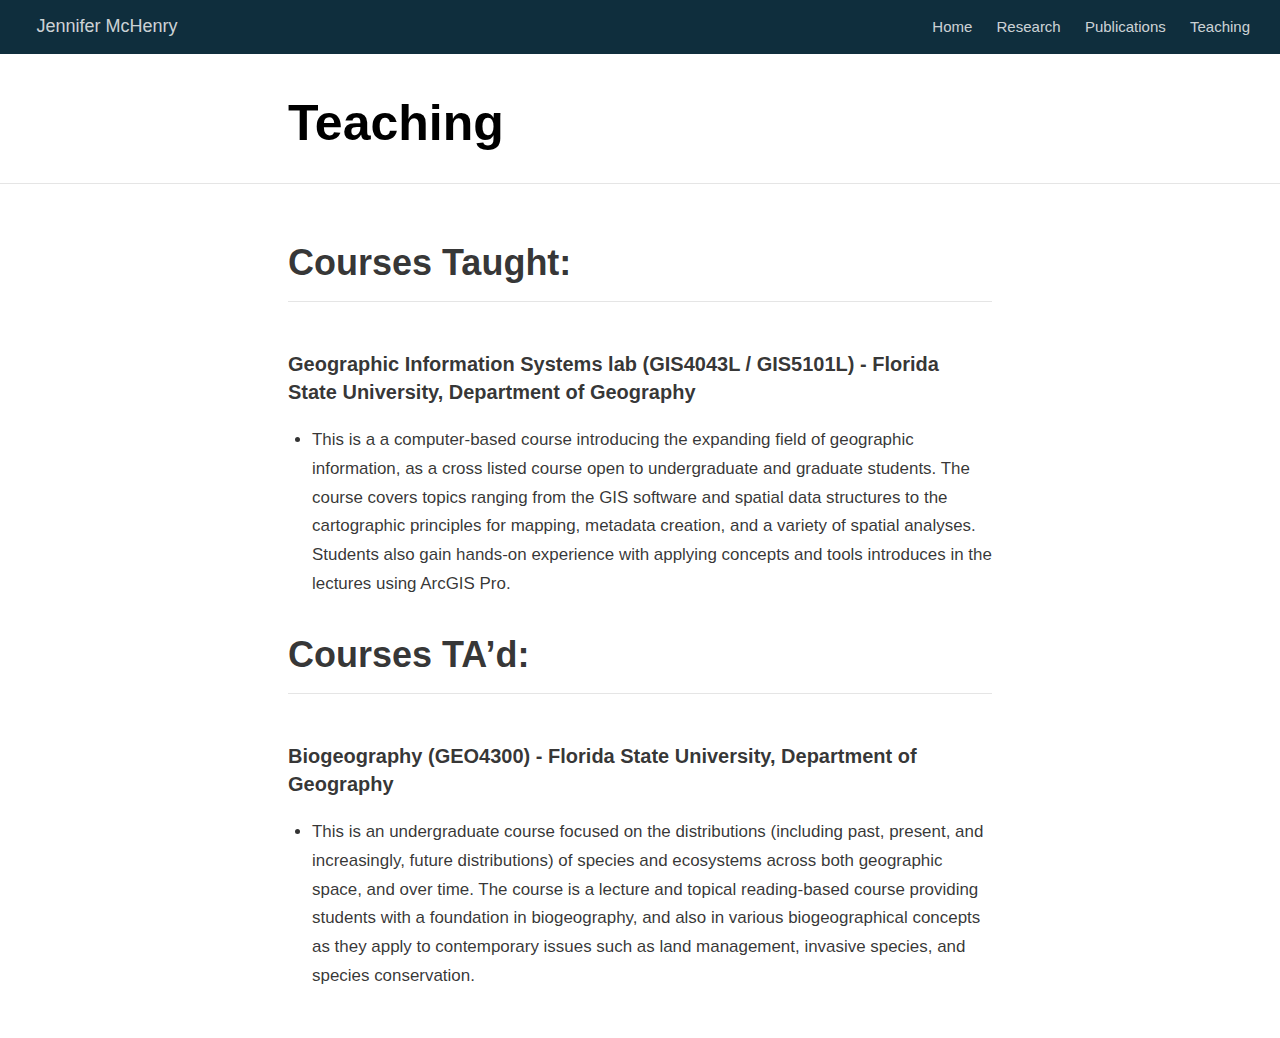
<file: docs/teaching.html>
<!DOCTYPE html>

<html xmlns="http://www.w3.org/1999/xhtml" lang="" xml:lang="">

<head>
  <meta charset="utf-8"/>
  <meta name="viewport" content="width=device-width, initial-scale=1"/>
  <meta http-equiv="X-UA-Compatible" content="IE=Edge,chrome=1"/>
  <meta name="generator" content="distill" />

  <style type="text/css">
  /* Hide doc at startup (prevent jankiness while JS renders/transforms) */
  body {
    visibility: hidden;
  }
  </style>

 <!--radix_placeholder_import_source-->
 <!--/radix_placeholder_import_source-->

<style type="text/css">code{white-space: pre;}</style>
<style type="text/css" data-origin="pandoc">
pre > code.sourceCode { white-space: pre; position: relative; }
pre > code.sourceCode > span { display: inline-block; line-height: 1.25; }
pre > code.sourceCode > span:empty { height: 1.2em; }
.sourceCode { overflow: visible; }
code.sourceCode > span { color: inherit; text-decoration: inherit; }
div.sourceCode { margin: 1em 0; }
pre.sourceCode { margin: 0; }
@media screen {
div.sourceCode { overflow: auto; }
}
@media print {
pre > code.sourceCode { white-space: pre-wrap; }
pre > code.sourceCode > span { text-indent: -5em; padding-left: 5em; }
}
pre.numberSource code
  { counter-reset: source-line 0; }
pre.numberSource code > span
  { position: relative; left: -4em; counter-increment: source-line; }
pre.numberSource code > span > a:first-child::before
  { content: counter(source-line);
    position: relative; left: -1em; text-align: right; vertical-align: baseline;
    border: none; display: inline-block;
    -webkit-touch-callout: none; -webkit-user-select: none;
    -khtml-user-select: none; -moz-user-select: none;
    -ms-user-select: none; user-select: none;
    padding: 0 4px; width: 4em;
    color: #aaaaaa;
  }
pre.numberSource { margin-left: 3em; border-left: 1px solid #aaaaaa;  padding-left: 4px; }
div.sourceCode
  {   }
@media screen {
pre > code.sourceCode > span > a:first-child::before { text-decoration: underline; }
}
code span.al { color: #ad0000; } /* Alert */
code span.an { color: #5e5e5e; } /* Annotation */
code span.at { } /* Attribute */
code span.bn { color: #ad0000; } /* BaseN */
code span.bu { } /* BuiltIn */
code span.cf { color: #007ba5; } /* ControlFlow */
code span.ch { color: #20794d; } /* Char */
code span.cn { color: #8f5902; } /* Constant */
code span.co { color: #5e5e5e; } /* Comment */
code span.cv { color: #5e5e5e; font-style: italic; } /* CommentVar */
code span.do { color: #5e5e5e; font-style: italic; } /* Documentation */
code span.dt { color: #ad0000; } /* DataType */
code span.dv { color: #ad0000; } /* DecVal */
code span.er { color: #ad0000; } /* Error */
code span.ex { } /* Extension */
code span.fl { color: #ad0000; } /* Float */
code span.fu { color: #4758ab; } /* Function */
code span.im { } /* Import */
code span.in { color: #5e5e5e; } /* Information */
code span.kw { color: #007ba5; } /* Keyword */
code span.op { color: #5e5e5e; } /* Operator */
code span.ot { color: #007ba5; } /* Other */
code span.pp { color: #ad0000; } /* Preprocessor */
code span.sc { color: #5e5e5e; } /* SpecialChar */
code span.ss { color: #20794d; } /* SpecialString */
code span.st { color: #20794d; } /* String */
code span.va { color: #111111; } /* Variable */
code span.vs { color: #20794d; } /* VerbatimString */
code span.wa { color: #5e5e5e; font-style: italic; } /* Warning */
</style>


  <!--radix_placeholder_meta_tags-->
  <title>Jennifer McHenry: Teaching</title>




  <!--  https://developers.facebook.com/docs/sharing/webmasters#markup -->
  <meta property="og:title" content="Jennifer McHenry: Teaching"/>
  <meta property="og:type" content="article"/>
  <meta property="og:locale" content="en_US"/>
  <meta property="og:site_name" content="Jennifer McHenry"/>

  <!--  https://dev.twitter.com/cards/types/summary -->
  <meta property="twitter:card" content="summary"/>
  <meta property="twitter:title" content="Jennifer McHenry: Teaching"/>

  <!--/radix_placeholder_meta_tags-->
  <!--radix_placeholder_rmarkdown_metadata-->

  <script type="text/json" id="radix-rmarkdown-metadata">
  {"type":"list","attributes":{"names":{"type":"character","attributes":{},"value":["title","description"]}},"value":[{"type":"character","attributes":{},"value":["Teaching"]},{"type":"NULL"}]}
  </script>
  <!--/radix_placeholder_rmarkdown_metadata-->
  <!--radix_placeholder_navigation_in_header-->
  <meta name="distill:offset" content=""/>

  <script type="application/javascript">

    window.headroom_prevent_pin = false;

    window.document.addEventListener("DOMContentLoaded", function (event) {

      // initialize headroom for banner
      var header = $('header').get(0);
      var headerHeight = header.offsetHeight;
      var headroom = new Headroom(header, {
        tolerance: 5,
        onPin : function() {
          if (window.headroom_prevent_pin) {
            window.headroom_prevent_pin = false;
            headroom.unpin();
          }
        }
      });
      headroom.init();
      if(window.location.hash)
        headroom.unpin();
      $(header).addClass('headroom--transition');

      // offset scroll location for banner on hash change
      // (see: https://github.com/WickyNilliams/headroom.js/issues/38)
      window.addEventListener("hashchange", function(event) {
        window.scrollTo(0, window.pageYOffset - (headerHeight + 25));
      });

      // responsive menu
      $('.distill-site-header').each(function(i, val) {
        var topnav = $(this);
        var toggle = topnav.find('.nav-toggle');
        toggle.on('click', function() {
          topnav.toggleClass('responsive');
        });
      });

      // nav dropdowns
      $('.nav-dropbtn').click(function(e) {
        $(this).next('.nav-dropdown-content').toggleClass('nav-dropdown-active');
        $(this).parent().siblings('.nav-dropdown')
           .children('.nav-dropdown-content').removeClass('nav-dropdown-active');
      });
      $("body").click(function(e){
        $('.nav-dropdown-content').removeClass('nav-dropdown-active');
      });
      $(".nav-dropdown").click(function(e){
        e.stopPropagation();
      });
    });
  </script>

  <style type="text/css">

  /* Theme (user-documented overrideables for nav appearance) */

  .distill-site-nav {
    color: rgba(255, 255, 255, 0.8);
    background-color: #0F2E3D;
    font-size: 15px;
    font-weight: 300;
  }

  .distill-site-nav a {
    color: inherit;
    text-decoration: none;
  }

  .distill-site-nav a:hover {
    color: white;
  }

  @media print {
    .distill-site-nav {
      display: none;
    }
  }

  .distill-site-header {

  }

  .distill-site-footer {

  }


  /* Site Header */

  .distill-site-header {
    width: 100%;
    box-sizing: border-box;
    z-index: 3;
  }

  .distill-site-header .nav-left {
    display: inline-block;
    margin-left: 8px;
  }

  @media screen and (max-width: 768px) {
    .distill-site-header .nav-left {
      margin-left: 0;
    }
  }


  .distill-site-header .nav-right {
    float: right;
    margin-right: 8px;
  }

  .distill-site-header a,
  .distill-site-header .title {
    display: inline-block;
    text-align: center;
    padding: 14px 10px 14px 10px;
  }

  .distill-site-header .title {
    font-size: 18px;
    min-width: 150px;
  }

  .distill-site-header .logo {
    padding: 0;
  }

  .distill-site-header .logo img {
    display: none;
    max-height: 20px;
    width: auto;
    margin-bottom: -4px;
  }

  .distill-site-header .nav-image img {
    max-height: 18px;
    width: auto;
    display: inline-block;
    margin-bottom: -3px;
  }



  @media screen and (min-width: 1000px) {
    .distill-site-header .logo img {
      display: inline-block;
    }
    .distill-site-header .nav-left {
      margin-left: 20px;
    }
    .distill-site-header .nav-right {
      margin-right: 20px;
    }
    .distill-site-header .title {
      padding-left: 12px;
    }
  }


  .distill-site-header .nav-toggle {
    display: none;
  }

  .nav-dropdown {
    display: inline-block;
    position: relative;
  }

  .nav-dropdown .nav-dropbtn {
    border: none;
    outline: none;
    color: rgba(255, 255, 255, 0.8);
    padding: 16px 10px;
    background-color: transparent;
    font-family: inherit;
    font-size: inherit;
    font-weight: inherit;
    margin: 0;
    margin-top: 1px;
    z-index: 2;
  }

  .nav-dropdown-content {
    display: none;
    position: absolute;
    background-color: white;
    min-width: 200px;
    border: 1px solid rgba(0,0,0,0.15);
    border-radius: 4px;
    box-shadow: 0px 8px 16px 0px rgba(0,0,0,0.1);
    z-index: 1;
    margin-top: 2px;
    white-space: nowrap;
    padding-top: 4px;
    padding-bottom: 4px;
  }

  .nav-dropdown-content hr {
    margin-top: 4px;
    margin-bottom: 4px;
    border: none;
    border-bottom: 1px solid rgba(0, 0, 0, 0.1);
  }

  .nav-dropdown-active {
    display: block;
  }

  .nav-dropdown-content a, .nav-dropdown-content .nav-dropdown-header {
    color: black;
    padding: 6px 24px;
    text-decoration: none;
    display: block;
    text-align: left;
  }

  .nav-dropdown-content .nav-dropdown-header {
    display: block;
    padding: 5px 24px;
    padding-bottom: 0;
    text-transform: uppercase;
    font-size: 14px;
    color: #999999;
    white-space: nowrap;
  }

  .nav-dropdown:hover .nav-dropbtn {
    color: white;
  }

  .nav-dropdown-content a:hover {
    background-color: #ddd;
    color: black;
  }

  .nav-right .nav-dropdown-content {
    margin-left: -45%;
    right: 0;
  }

  @media screen and (max-width: 768px) {
    .distill-site-header a, .distill-site-header .nav-dropdown  {display: none;}
    .distill-site-header a.nav-toggle {
      float: right;
      display: block;
    }
    .distill-site-header .title {
      margin-left: 0;
    }
    .distill-site-header .nav-right {
      margin-right: 0;
    }
    .distill-site-header {
      overflow: hidden;
    }
    .nav-right .nav-dropdown-content {
      margin-left: 0;
    }
  }


  @media screen and (max-width: 768px) {
    .distill-site-header.responsive {position: relative; min-height: 500px; }
    .distill-site-header.responsive a.nav-toggle {
      position: absolute;
      right: 0;
      top: 0;
    }
    .distill-site-header.responsive a,
    .distill-site-header.responsive .nav-dropdown {
      display: block;
      text-align: left;
    }
    .distill-site-header.responsive .nav-left,
    .distill-site-header.responsive .nav-right {
      width: 100%;
    }
    .distill-site-header.responsive .nav-dropdown {float: none;}
    .distill-site-header.responsive .nav-dropdown-content {position: relative;}
    .distill-site-header.responsive .nav-dropdown .nav-dropbtn {
      display: block;
      width: 100%;
      text-align: left;
    }
  }

  /* Site Footer */

  .distill-site-footer {
    width: 100%;
    overflow: hidden;
    box-sizing: border-box;
    z-index: 3;
    margin-top: 30px;
    padding-top: 30px;
    padding-bottom: 30px;
    text-align: center;
  }

  /* Headroom */

  d-title {
    padding-top: 6rem;
  }

  @media print {
    d-title {
      padding-top: 4rem;
    }
  }

  .headroom {
    z-index: 1000;
    position: fixed;
    top: 0;
    left: 0;
    right: 0;
  }

  .headroom--transition {
    transition: all .4s ease-in-out;
  }

  .headroom--unpinned {
    top: -100px;
  }

  .headroom--pinned {
    top: 0;
  }

  /* adjust viewport for navbar height */
  /* helps vertically center bootstrap (non-distill) content */
  .min-vh-100 {
    min-height: calc(100vh - 100px) !important;
  }

  </style>

  <script src="site_libs/jquery-3.6.0/jquery-3.6.0.min.js"></script>
  <link href="site_libs/font-awesome-5.1.0/css/all.css" rel="stylesheet"/>
  <link href="site_libs/font-awesome-5.1.0/css/v4-shims.css" rel="stylesheet"/>
  <script src="site_libs/headroom-0.9.4/headroom.min.js"></script>
  <script src="site_libs/autocomplete-0.37.1/autocomplete.min.js"></script>
  <script src="site_libs/fuse-6.4.1/fuse.min.js"></script>

  <script type="application/javascript">

  function getMeta(metaName) {
    var metas = document.getElementsByTagName('meta');
    for (let i = 0; i < metas.length; i++) {
      if (metas[i].getAttribute('name') === metaName) {
        return metas[i].getAttribute('content');
      }
    }
    return '';
  }

  function offsetURL(url) {
    var offset = getMeta('distill:offset');
    return offset ? offset + '/' + url : url;
  }

  function createFuseIndex() {

    // create fuse index
    var options = {
      keys: [
        { name: 'title', weight: 20 },
        { name: 'categories', weight: 15 },
        { name: 'description', weight: 10 },
        { name: 'contents', weight: 5 },
      ],
      ignoreLocation: true,
      threshold: 0
    };
    var fuse = new window.Fuse([], options);

    // fetch the main search.json
    return fetch(offsetURL('search.json'))
      .then(function(response) {
        if (response.status == 200) {
          return response.json().then(function(json) {
            // index main articles
            json.articles.forEach(function(article) {
              fuse.add(article);
            });
            // download collections and index their articles
            return Promise.all(json.collections.map(function(collection) {
              return fetch(offsetURL(collection)).then(function(response) {
                if (response.status === 200) {
                  return response.json().then(function(articles) {
                    articles.forEach(function(article) {
                      fuse.add(article);
                    });
                  })
                } else {
                  return Promise.reject(
                    new Error('Unexpected status from search index request: ' +
                              response.status)
                  );
                }
              });
            })).then(function() {
              return fuse;
            });
          });

        } else {
          return Promise.reject(
            new Error('Unexpected status from search index request: ' +
                        response.status)
          );
        }
      });
  }

  window.document.addEventListener("DOMContentLoaded", function (event) {

    // get search element (bail if we don't have one)
    var searchEl = window.document.getElementById('distill-search');
    if (!searchEl)
      return;

    createFuseIndex()
      .then(function(fuse) {

        // make search box visible
        searchEl.classList.remove('hidden');

        // initialize autocomplete
        var options = {
          autoselect: true,
          hint: false,
          minLength: 2,
        };
        window.autocomplete(searchEl, options, [{
          source: function(query, callback) {
            const searchOptions = {
              isCaseSensitive: false,
              shouldSort: true,
              minMatchCharLength: 2,
              limit: 10,
            };
            var results = fuse.search(query, searchOptions);
            callback(results
              .map(function(result) { return result.item; })
            );
          },
          templates: {
            suggestion: function(suggestion) {
              var img = suggestion.preview && Object.keys(suggestion.preview).length > 0
                ? `<img src="${offsetURL(suggestion.preview)}"</img>`
                : '';
              var html = `
                <div class="search-item">
                  <h3>${suggestion.title}</h3>
                  <div class="search-item-description">
                    ${suggestion.description || ''}
                  </div>
                  <div class="search-item-preview">
                    ${img}
                  </div>
                </div>
              `;
              return html;
            }
          }
        }]).on('autocomplete:selected', function(event, suggestion) {
          window.location.href = offsetURL(suggestion.path);
        });
        // remove inline display style on autocompleter (we want to
        // manage responsive display via css)
        $('.algolia-autocomplete').css("display", "");
      })
      .catch(function(error) {
        console.log(error);
      });

  });

  </script>

  <style type="text/css">

  .nav-search {
    font-size: x-small;
  }

  /* Algolioa Autocomplete */

  .algolia-autocomplete {
    display: inline-block;
    margin-left: 10px;
    vertical-align: sub;
    background-color: white;
    color: black;
    padding: 6px;
    padding-top: 8px;
    padding-bottom: 0;
    border-radius: 6px;
    border: 1px #0F2E3D solid;
    width: 180px;
  }


  @media screen and (max-width: 768px) {
    .distill-site-nav .algolia-autocomplete {
      display: none;
      visibility: hidden;
    }
    .distill-site-nav.responsive .algolia-autocomplete {
      display: inline-block;
      visibility: visible;
    }
    .distill-site-nav.responsive .algolia-autocomplete .aa-dropdown-menu {
      margin-left: 0;
      width: 400px;
      max-height: 400px;
    }
  }

  .algolia-autocomplete .aa-input, .algolia-autocomplete .aa-hint {
    width: 90%;
    outline: none;
    border: none;
  }

  .algolia-autocomplete .aa-hint {
    color: #999;
  }
  .algolia-autocomplete .aa-dropdown-menu {
    width: 550px;
    max-height: 70vh;
    overflow-x: visible;
    overflow-y: scroll;
    padding: 5px;
    margin-top: 3px;
    margin-left: -150px;
    background-color: #fff;
    border-radius: 5px;
    border: 1px solid #999;
    border-top: none;
  }

  .algolia-autocomplete .aa-dropdown-menu .aa-suggestion {
    cursor: pointer;
    padding: 5px 4px;
    border-bottom: 1px solid #eee;
  }

  .algolia-autocomplete .aa-dropdown-menu .aa-suggestion:last-of-type {
    border-bottom: none;
    margin-bottom: 2px;
  }

  .algolia-autocomplete .aa-dropdown-menu .aa-suggestion .search-item {
    overflow: hidden;
    font-size: 0.8em;
    line-height: 1.4em;
  }

  .algolia-autocomplete .aa-dropdown-menu .aa-suggestion .search-item h3 {
    font-size: 1rem;
    margin-block-start: 0;
    margin-block-end: 5px;
  }

  .algolia-autocomplete .aa-dropdown-menu .aa-suggestion .search-item-description {
    display: inline-block;
    overflow: hidden;
    height: 2.8em;
    width: 80%;
    margin-right: 4%;
  }

  .algolia-autocomplete .aa-dropdown-menu .aa-suggestion .search-item-preview {
    display: inline-block;
    width: 15%;
  }

  .algolia-autocomplete .aa-dropdown-menu .aa-suggestion .search-item-preview img {
    height: 3em;
    width: auto;
    display: none;
  }

  .algolia-autocomplete .aa-dropdown-menu .aa-suggestion .search-item-preview img[src] {
    display: initial;
  }

  .algolia-autocomplete .aa-dropdown-menu .aa-suggestion.aa-cursor {
    background-color: #eee;
  }
  .algolia-autocomplete .aa-dropdown-menu .aa-suggestion em {
    font-weight: bold;
    font-style: normal;
  }

  </style>


  <!--/radix_placeholder_navigation_in_header-->
  <!--radix_placeholder_distill-->

  <style type="text/css">

  body {
    background-color: white;
  }

  .pandoc-table {
    width: 100%;
  }

  .pandoc-table>caption {
    margin-bottom: 10px;
  }

  .pandoc-table th:not([align]) {
    text-align: left;
  }

  .pagedtable-footer {
    font-size: 15px;
  }

  d-byline .byline {
    grid-template-columns: 2fr 2fr;
  }

  d-byline .byline h3 {
    margin-block-start: 1.5em;
  }

  d-byline .byline .authors-affiliations h3 {
    margin-block-start: 0.5em;
  }

  .authors-affiliations .orcid-id {
    width: 16px;
    height:16px;
    margin-left: 4px;
    margin-right: 4px;
    vertical-align: middle;
    padding-bottom: 2px;
  }

  d-title .dt-tags {
    margin-top: 1em;
    grid-column: text;
  }

  .dt-tags .dt-tag {
    text-decoration: none;
    display: inline-block;
    color: rgba(0,0,0,0.6);
    padding: 0em 0.4em;
    margin-right: 0.5em;
    margin-bottom: 0.4em;
    font-size: 70%;
    border: 1px solid rgba(0,0,0,0.2);
    border-radius: 3px;
    text-transform: uppercase;
    font-weight: 500;
  }

  d-article table.gt_table td,
  d-article table.gt_table th {
    border-bottom: none;
  }

  .html-widget {
    margin-bottom: 2.0em;
  }

  .l-screen-inset {
    padding-right: 16px;
  }

  .l-screen .caption {
    margin-left: 10px;
  }

  .shaded {
    background: rgb(247, 247, 247);
    padding-top: 20px;
    padding-bottom: 20px;
    border-top: 1px solid rgba(0, 0, 0, 0.1);
    border-bottom: 1px solid rgba(0, 0, 0, 0.1);
  }

  .shaded .html-widget {
    margin-bottom: 0;
    border: 1px solid rgba(0, 0, 0, 0.1);
  }

  .shaded .shaded-content {
    background: white;
  }

  .text-output {
    margin-top: 0;
    line-height: 1.5em;
  }

  .hidden {
    display: none !important;
  }

  d-article {
    padding-top: 2.5rem;
    padding-bottom: 30px;
  }

  d-appendix {
    padding-top: 30px;
  }

  d-article>p>img {
    width: 100%;
  }

  d-article h2 {
    margin: 1rem 0 1.5rem 0;
  }

  d-article h3 {
    margin-top: 1.5rem;
  }

  d-article iframe {
    border: 1px solid rgba(0, 0, 0, 0.1);
    margin-bottom: 2.0em;
    width: 100%;
  }

  /* Tweak code blocks */

  d-article div.sourceCode code,
  d-article pre code {
    font-family: Consolas, Monaco, 'Andale Mono', 'Ubuntu Mono', monospace;
  }

  d-article pre,
  d-article div.sourceCode,
  d-article div.sourceCode pre {
    overflow: auto;
  }

  d-article div.sourceCode {
    background-color: white;
  }

  d-article div.sourceCode pre {
    padding-left: 10px;
    font-size: 12px;
    border-left: 2px solid rgba(0,0,0,0.1);
  }

  d-article pre {
    font-size: 12px;
    color: black;
    background: none;
    margin-top: 0;
    text-align: left;
    white-space: pre;
    word-spacing: normal;
    word-break: normal;
    word-wrap: normal;
    line-height: 1.5;

    -moz-tab-size: 4;
    -o-tab-size: 4;
    tab-size: 4;

    -webkit-hyphens: none;
    -moz-hyphens: none;
    -ms-hyphens: none;
    hyphens: none;
  }

  d-article pre a {
    border-bottom: none;
  }

  d-article pre a:hover {
    border-bottom: none;
    text-decoration: underline;
  }

  d-article details {
    grid-column: text;
    margin-bottom: 0.8em;
  }

  @media(min-width: 768px) {

  d-article pre,
  d-article div.sourceCode,
  d-article div.sourceCode pre {
    overflow: visible !important;
  }

  d-article div.sourceCode pre {
    padding-left: 18px;
    font-size: 14px;
  }

  d-article pre {
    font-size: 14px;
  }

  }

  figure img.external {
    background: white;
    border: 1px solid rgba(0, 0, 0, 0.1);
    box-shadow: 0 1px 8px rgba(0, 0, 0, 0.1);
    padding: 18px;
    box-sizing: border-box;
  }

  /* CSS for d-contents */

  .d-contents {
    grid-column: text;
    color: rgba(0,0,0,0.8);
    font-size: 0.9em;
    padding-bottom: 1em;
    margin-bottom: 1em;
    padding-bottom: 0.5em;
    margin-bottom: 1em;
    padding-left: 0.25em;
    justify-self: start;
  }

  @media(min-width: 1000px) {
    .d-contents.d-contents-float {
      height: 0;
      grid-column-start: 1;
      grid-column-end: 4;
      justify-self: center;
      padding-right: 3em;
      padding-left: 2em;
    }
  }

  .d-contents nav h3 {
    font-size: 18px;
    margin-top: 0;
    margin-bottom: 1em;
  }

  .d-contents li {
    list-style-type: none
  }

  .d-contents nav > ul {
    padding-left: 0;
  }

  .d-contents ul {
    padding-left: 1em
  }

  .d-contents nav ul li {
    margin-top: 0.6em;
    margin-bottom: 0.2em;
  }

  .d-contents nav a {
    font-size: 13px;
    border-bottom: none;
    text-decoration: none
    color: rgba(0, 0, 0, 0.8);
  }

  .d-contents nav a:hover {
    text-decoration: underline solid rgba(0, 0, 0, 0.6)
  }

  .d-contents nav > ul > li > a {
    font-weight: 600;
  }

  .d-contents nav > ul > li > ul {
    font-weight: inherit;
  }

  .d-contents nav > ul > li > ul > li {
    margin-top: 0.2em;
  }


  .d-contents nav ul {
    margin-top: 0;
    margin-bottom: 0.25em;
  }

  .d-article-with-toc h2:nth-child(2) {
    margin-top: 0;
  }


  /* Figure */

  .figure {
    position: relative;
    margin-bottom: 2.5em;
    margin-top: 1.5em;
  }

  .figure img {
    width: 100%;
  }

  .figure .caption {
    color: rgba(0, 0, 0, 0.6);
    font-size: 12px;
    line-height: 1.5em;
  }

  .figure img.external {
    background: white;
    border: 1px solid rgba(0, 0, 0, 0.1);
    box-shadow: 0 1px 8px rgba(0, 0, 0, 0.1);
    padding: 18px;
    box-sizing: border-box;
  }

  .figure .caption a {
    color: rgba(0, 0, 0, 0.6);
  }

  .figure .caption b,
  .figure .caption strong, {
    font-weight: 600;
    color: rgba(0, 0, 0, 1.0);
  }

  /* Citations */

  d-article .citation {
    color: inherit;
    cursor: inherit;
  }

  div.hanging-indent{
    margin-left: 1em; text-indent: -1em;
  }

  /* Citation hover box */

  .tippy-box[data-theme~=light-border] {
    background-color: rgba(250, 250, 250, 0.95);
  }

  .tippy-content > p {
    margin-bottom: 0;
    padding: 2px;
  }


  /* Tweak 1000px media break to show more text */

  @media(min-width: 1000px) {
    .base-grid,
    distill-header,
    d-title,
    d-abstract,
    d-article,
    d-appendix,
    distill-appendix,
    d-byline,
    d-footnote-list,
    d-citation-list,
    distill-footer {
      grid-template-columns: [screen-start] 1fr [page-start kicker-start] 80px [middle-start] 50px [text-start kicker-end] 65px 65px 65px 65px 65px 65px 65px 65px [text-end gutter-start] 65px [middle-end] 65px [page-end gutter-end] 1fr [screen-end];
      grid-column-gap: 16px;
    }

    .grid {
      grid-column-gap: 16px;
    }

    d-article {
      font-size: 1.06rem;
      line-height: 1.7em;
    }
    figure .caption, .figure .caption, figure figcaption {
      font-size: 13px;
    }
  }

  @media(min-width: 1180px) {
    .base-grid,
    distill-header,
    d-title,
    d-abstract,
    d-article,
    d-appendix,
    distill-appendix,
    d-byline,
    d-footnote-list,
    d-citation-list,
    distill-footer {
      grid-template-columns: [screen-start] 1fr [page-start kicker-start] 60px [middle-start] 60px [text-start kicker-end] 60px 60px 60px 60px 60px 60px 60px 60px [text-end gutter-start] 60px [middle-end] 60px [page-end gutter-end] 1fr [screen-end];
      grid-column-gap: 32px;
    }

    .grid {
      grid-column-gap: 32px;
    }
  }


  /* Get the citation styles for the appendix (not auto-injected on render since
     we do our own rendering of the citation appendix) */

  d-appendix .citation-appendix,
  .d-appendix .citation-appendix {
    font-size: 11px;
    line-height: 15px;
    border-left: 1px solid rgba(0, 0, 0, 0.1);
    padding-left: 18px;
    border: 1px solid rgba(0,0,0,0.1);
    background: rgba(0, 0, 0, 0.02);
    padding: 10px 18px;
    border-radius: 3px;
    color: rgba(150, 150, 150, 1);
    overflow: hidden;
    margin-top: -12px;
    white-space: pre-wrap;
    word-wrap: break-word;
  }

  /* Include appendix styles here so they can be overridden */

  d-appendix {
    contain: layout style;
    font-size: 0.8em;
    line-height: 1.7em;
    margin-top: 60px;
    margin-bottom: 0;
    border-top: 1px solid rgba(0, 0, 0, 0.1);
    color: rgba(0,0,0,0.5);
    padding-top: 60px;
    padding-bottom: 48px;
  }

  d-appendix h3 {
    grid-column: page-start / text-start;
    font-size: 15px;
    font-weight: 500;
    margin-top: 1em;
    margin-bottom: 0;
    color: rgba(0,0,0,0.65);
  }

  d-appendix h3 + * {
    margin-top: 1em;
  }

  d-appendix ol {
    padding: 0 0 0 15px;
  }

  @media (min-width: 768px) {
    d-appendix ol {
      padding: 0 0 0 30px;
      margin-left: -30px;
    }
  }

  d-appendix li {
    margin-bottom: 1em;
  }

  d-appendix a {
    color: rgba(0, 0, 0, 0.6);
  }

  d-appendix > * {
    grid-column: text;
  }

  d-appendix > d-footnote-list,
  d-appendix > d-citation-list,
  d-appendix > distill-appendix {
    grid-column: screen;
  }

  /* Include footnote styles here so they can be overridden */

  d-footnote-list {
    contain: layout style;
  }

  d-footnote-list > * {
    grid-column: text;
  }

  d-footnote-list a.footnote-backlink {
    color: rgba(0,0,0,0.3);
    padding-left: 0.5em;
  }



  /* Anchor.js */

  .anchorjs-link {
    /*transition: all .25s linear; */
    text-decoration: none;
    border-bottom: none;
  }
  *:hover > .anchorjs-link {
    margin-left: -1.125em !important;
    text-decoration: none;
    border-bottom: none;
  }

  /* Social footer */

  .social_footer {
    margin-top: 30px;
    margin-bottom: 0;
    color: rgba(0,0,0,0.67);
  }

  .disqus-comments {
    margin-right: 30px;
  }

  .disqus-comment-count {
    border-bottom: 1px solid rgba(0, 0, 0, 0.4);
    cursor: pointer;
  }

  #disqus_thread {
    margin-top: 30px;
  }

  .article-sharing a {
    border-bottom: none;
    margin-right: 8px;
  }

  .article-sharing a:hover {
    border-bottom: none;
  }

  .sidebar-section.subscribe {
    font-size: 12px;
    line-height: 1.6em;
  }

  .subscribe p {
    margin-bottom: 0.5em;
  }


  .article-footer .subscribe {
    font-size: 15px;
    margin-top: 45px;
  }


  .sidebar-section.custom {
    font-size: 12px;
    line-height: 1.6em;
  }

  .custom p {
    margin-bottom: 0.5em;
  }

  /* Styles for listing layout (hide title) */
  .layout-listing d-title, .layout-listing .d-title {
    display: none;
  }

  /* Styles for posts lists (not auto-injected) */


  .posts-with-sidebar {
    padding-left: 45px;
    padding-right: 45px;
  }

  .posts-list .description h2,
  .posts-list .description p {
    font-family: -apple-system, BlinkMacSystemFont, "Segoe UI", Roboto, Oxygen, Ubuntu, Cantarell, "Fira Sans", "Droid Sans", "Helvetica Neue", Arial, sans-serif;
  }

  .posts-list .description h2 {
    font-weight: 700;
    border-bottom: none;
    padding-bottom: 0;
  }

  .posts-list h2.post-tag {
    border-bottom: 1px solid rgba(0, 0, 0, 0.2);
    padding-bottom: 12px;
  }
  .posts-list {
    margin-top: 60px;
    margin-bottom: 24px;
  }

  .posts-list .post-preview {
    text-decoration: none;
    overflow: hidden;
    display: block;
    border-bottom: 1px solid rgba(0, 0, 0, 0.1);
    padding: 24px 0;
  }

  .post-preview-last {
    border-bottom: none !important;
  }

  .posts-list .posts-list-caption {
    grid-column: screen;
    font-weight: 400;
  }

  .posts-list .post-preview h2 {
    margin: 0 0 6px 0;
    line-height: 1.2em;
    font-style: normal;
    font-size: 24px;
  }

  .posts-list .post-preview p {
    margin: 0 0 12px 0;
    line-height: 1.4em;
    font-size: 16px;
  }

  .posts-list .post-preview .thumbnail {
    box-sizing: border-box;
    margin-bottom: 24px;
    position: relative;
    max-width: 500px;
  }
  .posts-list .post-preview img {
    width: 100%;
    display: block;
  }

  .posts-list .metadata {
    font-size: 12px;
    line-height: 1.4em;
    margin-bottom: 18px;
  }

  .posts-list .metadata > * {
    display: inline-block;
  }

  .posts-list .metadata .publishedDate {
    margin-right: 2em;
  }

  .posts-list .metadata .dt-authors {
    display: block;
    margin-top: 0.3em;
    margin-right: 2em;
  }

  .posts-list .dt-tags {
    display: block;
    line-height: 1em;
  }

  .posts-list .dt-tags .dt-tag {
    display: inline-block;
    color: rgba(0,0,0,0.6);
    padding: 0.3em 0.4em;
    margin-right: 0.2em;
    margin-bottom: 0.4em;
    font-size: 60%;
    border: 1px solid rgba(0,0,0,0.2);
    border-radius: 3px;
    text-transform: uppercase;
    font-weight: 500;
  }

  .posts-list img {
    opacity: 1;
  }

  .posts-list img[data-src] {
    opacity: 0;
  }

  .posts-more {
    clear: both;
  }


  .posts-sidebar {
    font-size: 16px;
  }

  .posts-sidebar h3 {
    font-size: 16px;
    margin-top: 0;
    margin-bottom: 0.5em;
    font-weight: 400;
    text-transform: uppercase;
  }

  .sidebar-section {
    margin-bottom: 30px;
  }

  .categories ul {
    list-style-type: none;
    margin: 0;
    padding: 0;
  }

  .categories li {
    color: rgba(0, 0, 0, 0.8);
    margin-bottom: 0;
  }

  .categories li>a {
    border-bottom: none;
  }

  .categories li>a:hover {
    border-bottom: 1px solid rgba(0, 0, 0, 0.4);
  }

  .categories .active {
    font-weight: 600;
  }

  .categories .category-count {
    color: rgba(0, 0, 0, 0.4);
  }


  @media(min-width: 768px) {
    .posts-list .post-preview h2 {
      font-size: 26px;
    }
    .posts-list .post-preview .thumbnail {
      float: right;
      width: 30%;
      margin-bottom: 0;
    }
    .posts-list .post-preview .description {
      float: left;
      width: 45%;
    }
    .posts-list .post-preview .metadata {
      float: left;
      width: 20%;
      margin-top: 8px;
    }
    .posts-list .post-preview p {
      margin: 0 0 12px 0;
      line-height: 1.5em;
      font-size: 16px;
    }
    .posts-with-sidebar .posts-list {
      float: left;
      width: 75%;
    }
    .posts-with-sidebar .posts-sidebar {
      float: right;
      width: 20%;
      margin-top: 60px;
      padding-top: 24px;
      padding-bottom: 24px;
    }
  }


  /* Improve display for browsers without grid (IE/Edge <= 15) */

  .downlevel {
    line-height: 1.6em;
    font-family: -apple-system, BlinkMacSystemFont, "Segoe UI", Roboto, Oxygen, Ubuntu, Cantarell, "Fira Sans", "Droid Sans", "Helvetica Neue", Arial, sans-serif;
    margin: 0;
  }

  .downlevel .d-title {
    padding-top: 6rem;
    padding-bottom: 1.5rem;
  }

  .downlevel .d-title h1 {
    font-size: 50px;
    font-weight: 700;
    line-height: 1.1em;
    margin: 0 0 0.5rem;
  }

  .downlevel .d-title p {
    font-weight: 300;
    font-size: 1.2rem;
    line-height: 1.55em;
    margin-top: 0;
  }

  .downlevel .d-byline {
    padding-top: 0.8em;
    padding-bottom: 0.8em;
    font-size: 0.8rem;
    line-height: 1.8em;
  }

  .downlevel .section-separator {
    border: none;
    border-top: 1px solid rgba(0, 0, 0, 0.1);
  }

  .downlevel .d-article {
    font-size: 1.06rem;
    line-height: 1.7em;
    padding-top: 1rem;
    padding-bottom: 2rem;
  }


  .downlevel .d-appendix {
    padding-left: 0;
    padding-right: 0;
    max-width: none;
    font-size: 0.8em;
    line-height: 1.7em;
    margin-bottom: 0;
    color: rgba(0,0,0,0.5);
    padding-top: 40px;
    padding-bottom: 48px;
  }

  .downlevel .footnotes ol {
    padding-left: 13px;
  }

  .downlevel .base-grid,
  .downlevel .distill-header,
  .downlevel .d-title,
  .downlevel .d-abstract,
  .downlevel .d-article,
  .downlevel .d-appendix,
  .downlevel .distill-appendix,
  .downlevel .d-byline,
  .downlevel .d-footnote-list,
  .downlevel .d-citation-list,
  .downlevel .distill-footer,
  .downlevel .appendix-bottom,
  .downlevel .posts-container {
    padding-left: 40px;
    padding-right: 40px;
  }

  @media(min-width: 768px) {
    .downlevel .base-grid,
    .downlevel .distill-header,
    .downlevel .d-title,
    .downlevel .d-abstract,
    .downlevel .d-article,
    .downlevel .d-appendix,
    .downlevel .distill-appendix,
    .downlevel .d-byline,
    .downlevel .d-footnote-list,
    .downlevel .d-citation-list,
    .downlevel .distill-footer,
    .downlevel .appendix-bottom,
    .downlevel .posts-container {
    padding-left: 150px;
    padding-right: 150px;
    max-width: 900px;
  }
  }

  .downlevel pre code {
    display: block;
    border-left: 2px solid rgba(0, 0, 0, .1);
    padding: 0 0 0 20px;
    font-size: 14px;
  }

  .downlevel code, .downlevel pre {
    color: black;
    background: none;
    font-family: Consolas, Monaco, 'Andale Mono', 'Ubuntu Mono', monospace;
    text-align: left;
    white-space: pre;
    word-spacing: normal;
    word-break: normal;
    word-wrap: normal;
    line-height: 1.5;

    -moz-tab-size: 4;
    -o-tab-size: 4;
    tab-size: 4;

    -webkit-hyphens: none;
    -moz-hyphens: none;
    -ms-hyphens: none;
    hyphens: none;
  }

  .downlevel .posts-list .post-preview {
    color: inherit;
  }



  </style>

  <script type="application/javascript">

  function is_downlevel_browser() {
    if (bowser.isUnsupportedBrowser({ msie: "12", msedge: "16"},
                                   window.navigator.userAgent)) {
      return true;
    } else {
      return window.load_distill_framework === undefined;
    }
  }

  // show body when load is complete
  function on_load_complete() {

    // add anchors
    if (window.anchors) {
      window.anchors.options.placement = 'left';
      window.anchors.add('d-article > h2, d-article > h3, d-article > h4, d-article > h5');
    }


    // set body to visible
    document.body.style.visibility = 'visible';

    // force redraw for leaflet widgets
    if (window.HTMLWidgets) {
      var maps = window.HTMLWidgets.findAll(".leaflet");
      $.each(maps, function(i, el) {
        var map = this.getMap();
        map.invalidateSize();
        map.eachLayer(function(layer) {
          if (layer instanceof L.TileLayer)
            layer.redraw();
        });
      });
    }

    // trigger 'shown' so htmlwidgets resize
    $('d-article').trigger('shown');
  }

  function init_distill() {

    init_common();

    // create front matter
    var front_matter = $('<d-front-matter></d-front-matter>');
    $('#distill-front-matter').wrap(front_matter);

    // create d-title
    $('.d-title').changeElementType('d-title');

    // create d-byline
    var byline = $('<d-byline></d-byline>');
    $('.d-byline').replaceWith(byline);

    // create d-article
    var article = $('<d-article></d-article>');
    $('.d-article').wrap(article).children().unwrap();

    // move posts container into article
    $('.posts-container').appendTo($('d-article'));

    // create d-appendix
    $('.d-appendix').changeElementType('d-appendix');

    // flag indicating that we have appendix items
    var appendix = $('.appendix-bottom').children('h3').length > 0;

    // replace footnotes with <d-footnote>
    $('.footnote-ref').each(function(i, val) {
      appendix = true;
      var href = $(this).attr('href');
      var id = href.replace('#', '');
      var fn = $('#' + id);
      var fn_p = $('#' + id + '>p');
      fn_p.find('.footnote-back').remove();
      var text = fn_p.html();
      var dtfn = $('<d-footnote></d-footnote>');
      dtfn.html(text);
      $(this).replaceWith(dtfn);
    });
    // remove footnotes
    $('.footnotes').remove();

    // move refs into #references-listing
    $('#references-listing').replaceWith($('#refs'));

    $('h1.appendix, h2.appendix').each(function(i, val) {
      $(this).changeElementType('h3');
    });
    $('h3.appendix').each(function(i, val) {
      var id = $(this).attr('id');
      $('.d-contents a[href="#' + id + '"]').parent().remove();
      appendix = true;
      $(this).nextUntil($('h1, h2, h3')).addBack().appendTo($('d-appendix'));
    });

    // show d-appendix if we have appendix content
    $("d-appendix").css('display', appendix ? 'grid' : 'none');

    // localize layout chunks to just output
    $('.layout-chunk').each(function(i, val) {

      // capture layout
      var layout = $(this).attr('data-layout');

      // apply layout to markdown level block elements
      var elements = $(this).children().not('details, div.sourceCode, pre, script');
      elements.each(function(i, el) {
        var layout_div = $('<div class="' + layout + '"></div>');
        if (layout_div.hasClass('shaded')) {
          var shaded_content = $('<div class="shaded-content"></div>');
          $(this).wrap(shaded_content);
          $(this).parent().wrap(layout_div);
        } else {
          $(this).wrap(layout_div);
        }
      });


      // unwrap the layout-chunk div
      $(this).children().unwrap();
    });

    // remove code block used to force  highlighting css
    $('.distill-force-highlighting-css').parent().remove();

    // remove empty line numbers inserted by pandoc when using a
    // custom syntax highlighting theme
    $('code.sourceCode a:empty').remove();

    // load distill framework
    load_distill_framework();

    // wait for window.distillRunlevel == 4 to do post processing
    function distill_post_process() {

      if (!window.distillRunlevel || window.distillRunlevel < 4)
        return;

      // hide author/affiliations entirely if we have no authors
      var front_matter = JSON.parse($("#distill-front-matter").html());
      var have_authors = front_matter.authors && front_matter.authors.length > 0;
      if (!have_authors)
        $('d-byline').addClass('hidden');

      // article with toc class
      $('.d-contents').parent().addClass('d-article-with-toc');

      // strip links that point to #
      $('.authors-affiliations').find('a[href="#"]').removeAttr('href');

      // add orcid ids
      $('.authors-affiliations').find('.author').each(function(i, el) {
        var orcid_id = front_matter.authors[i].orcidID;
        if (orcid_id) {
          var a = $('<a></a>');
          a.attr('href', 'https://orcid.org/' + orcid_id);
          var img = $('<img></img>');
          img.addClass('orcid-id');
          img.attr('alt', 'ORCID ID');
          img.attr('src','[data-uri]');
          a.append(img);
          $(this).append(a);
        }
      });

      // hide elements of author/affiliations grid that have no value
      function hide_byline_column(caption) {
        $('d-byline').find('h3:contains("' + caption + '")').parent().css('visibility', 'hidden');
      }

      // affiliations
      var have_affiliations = false;
      for (var i = 0; i<front_matter.authors.length; ++i) {
        var author = front_matter.authors[i];
        if (author.affiliation !== "&nbsp;") {
          have_affiliations = true;
          break;
        }
      }
      if (!have_affiliations)
        $('d-byline').find('h3:contains("Affiliations")').css('visibility', 'hidden');

      // published date
      if (!front_matter.publishedDate)
        hide_byline_column("Published");

      // document object identifier
      var doi = $('d-byline').find('h3:contains("DOI")');
      var doi_p = doi.next().empty();
      if (!front_matter.doi) {
        // if we have a citation and valid citationText then link to that
        if ($('#citation').length > 0 && front_matter.citationText) {
          doi.html('Citation');
          $('<a href="#citation"></a>')
            .text(front_matter.citationText)
            .appendTo(doi_p);
        } else {
          hide_byline_column("DOI");
        }
      } else {
        $('<a></a>')
           .attr('href', "https://doi.org/" + front_matter.doi)
           .html(front_matter.doi)
           .appendTo(doi_p);
      }

       // change plural form of authors/affiliations
      if (front_matter.authors.length === 1) {
        var grid = $('.authors-affiliations');
        grid.children('h3:contains("Authors")').text('Author');
        grid.children('h3:contains("Affiliations")').text('Affiliation');
      }

      // remove d-appendix and d-footnote-list local styles
      $('d-appendix > style:first-child').remove();
      $('d-footnote-list > style:first-child').remove();

      // move appendix-bottom entries to the bottom
      $('.appendix-bottom').appendTo('d-appendix').children().unwrap();
      $('.appendix-bottom').remove();

      // hoverable references
      $('span.citation[data-cites]').each(function() {
        var refs = $(this).attr('data-cites').split(" ");
        var refHtml = refs.map(function(ref) {
          return "<p>" + $('#ref-' + ref).html() + "</p>";
        }).join("\n");
        window.tippy(this, {
          allowHTML: true,
          content: refHtml,
          maxWidth: 500,
          interactive: true,
          interactiveBorder: 10,
          theme: 'light-border',
          placement: 'bottom-start'
        });
      });

      // clear polling timer
      clearInterval(tid);

      // show body now that everything is ready
      on_load_complete();
    }

    var tid = setInterval(distill_post_process, 50);
    distill_post_process();

  }

  function init_downlevel() {

    init_common();

     // insert hr after d-title
    $('.d-title').after($('<hr class="section-separator"/>'));

    // check if we have authors
    var front_matter = JSON.parse($("#distill-front-matter").html());
    var have_authors = front_matter.authors && front_matter.authors.length > 0;

    // manage byline/border
    if (!have_authors)
      $('.d-byline').remove();
    $('.d-byline').after($('<hr class="section-separator"/>'));
    $('.d-byline a').remove();

    // remove toc
    $('.d-contents').remove();

    // move appendix elements
    $('h1.appendix, h2.appendix').each(function(i, val) {
      $(this).changeElementType('h3');
    });
    $('h3.appendix').each(function(i, val) {
      $(this).nextUntil($('h1, h2, h3')).addBack().appendTo($('.d-appendix'));
    });


    // inject headers into references and footnotes
    var refs_header = $('<h3></h3>');
    refs_header.text('References');
    $('#refs').prepend(refs_header);

    var footnotes_header = $('<h3></h3');
    footnotes_header.text('Footnotes');
    $('.footnotes').children('hr').first().replaceWith(footnotes_header);

    // move appendix-bottom entries to the bottom
    $('.appendix-bottom').appendTo('.d-appendix').children().unwrap();
    $('.appendix-bottom').remove();

    // remove appendix if it's empty
    if ($('.d-appendix').children().length === 0)
      $('.d-appendix').remove();

    // prepend separator above appendix
    $('.d-appendix').before($('<hr class="section-separator" style="clear: both"/>'));

    // trim code
    $('pre>code').each(function(i, val) {
      $(this).html($.trim($(this).html()));
    });

    // move posts-container right before article
    $('.posts-container').insertBefore($('.d-article'));

    $('body').addClass('downlevel');

    on_load_complete();
  }


  function init_common() {

    // jquery plugin to change element types
    (function($) {
      $.fn.changeElementType = function(newType) {
        var attrs = {};

        $.each(this[0].attributes, function(idx, attr) {
          attrs[attr.nodeName] = attr.nodeValue;
        });

        this.replaceWith(function() {
          return $("<" + newType + "/>", attrs).append($(this).contents());
        });
      };
    })(jQuery);

    // prevent underline for linked images
    $('a > img').parent().css({'border-bottom' : 'none'});

    // mark non-body figures created by knitr chunks as 100% width
    $('.layout-chunk').each(function(i, val) {
      var figures = $(this).find('img, .html-widget');
      if ($(this).attr('data-layout') !== "l-body") {
        figures.css('width', '100%');
      } else {
        figures.css('max-width', '100%');
        figures.filter("[width]").each(function(i, val) {
          var fig = $(this);
          fig.css('width', fig.attr('width') + 'px');
        });

      }
    });

    // auto-append index.html to post-preview links in file: protocol
    // and in rstudio ide preview
    $('.post-preview').each(function(i, val) {
      if (window.location.protocol === "file:")
        $(this).attr('href', $(this).attr('href') + "index.html");
    });

    // get rid of index.html references in header
    if (window.location.protocol !== "file:") {
      $('.distill-site-header a[href]').each(function(i,val) {
        $(this).attr('href', $(this).attr('href').replace("index.html", "./"));
      });
    }

    // add class to pandoc style tables
    $('tr.header').parent('thead').parent('table').addClass('pandoc-table');
    $('.kable-table').children('table').addClass('pandoc-table');

    // add figcaption style to table captions
    $('caption').parent('table').addClass("figcaption");

    // initialize posts list
    if (window.init_posts_list)
      window.init_posts_list();

    // implmement disqus comment link
    $('.disqus-comment-count').click(function() {
      window.headroom_prevent_pin = true;
      $('#disqus_thread').toggleClass('hidden');
      if (!$('#disqus_thread').hasClass('hidden')) {
        var offset = $(this).offset();
        $(window).resize();
        $('html, body').animate({
          scrollTop: offset.top - 35
        });
      }
    });
  }

  document.addEventListener('DOMContentLoaded', function() {
    if (is_downlevel_browser())
      init_downlevel();
    else
      window.addEventListener('WebComponentsReady', init_distill);
  });

  </script>

  <!--/radix_placeholder_distill-->
  <script src="site_libs/header-attrs-2.11/header-attrs.js"></script>
  <script src="site_libs/popper-2.6.0/popper.min.js"></script>
  <link href="site_libs/tippy-6.2.7/tippy.css" rel="stylesheet" />
  <link href="site_libs/tippy-6.2.7/tippy-light-border.css" rel="stylesheet" />
  <script src="site_libs/tippy-6.2.7/tippy.umd.min.js"></script>
  <script src="site_libs/anchor-4.2.2/anchor.min.js"></script>
  <script src="site_libs/bowser-1.9.3/bowser.min.js"></script>
  <script src="site_libs/webcomponents-2.0.0/webcomponents.js"></script>
  <script src="site_libs/distill-2.2.21/template.v2.js"></script>
  <!--radix_placeholder_site_in_header-->
  <!--/radix_placeholder_site_in_header-->


</head>

<body>

<!--radix_placeholder_front_matter-->

<script id="distill-front-matter" type="text/json">
{"title":"Teaching","authors":[]}
</script>

<!--/radix_placeholder_front_matter-->
<!--radix_placeholder_navigation_before_body-->
<header class="header header--fixed" role="banner">
<nav class="distill-site-nav distill-site-header">
<div class="nav-left">
<a href="index.html" class="title">Jennifer McHenry</a>
</div>
<div class="nav-right">
<a href="index.html">Home</a>
<a href="research.html">Research</a>
<a href="publications.html">Publications</a>
<a href="teaching.html">Teaching</a>
<a href="javascript:void(0);" class="nav-toggle">&#9776;</a>
</div>
</nav>
</header>
<!--/radix_placeholder_navigation_before_body-->
<!--radix_placeholder_site_before_body-->
<!--/radix_placeholder_site_before_body-->

<div class="d-title">
<h1>Teaching</h1>
<!--radix_placeholder_categories-->
<!--/radix_placeholder_categories-->

</div>


<div class="d-article">
<h2 id="courses-taught">Courses Taught:</h2>
<h3 id="geographic-information-systems-lab-gis4043l-gis5101l---florida-state-university-department-of-geography">Geographic Information Systems lab (GIS4043L / GIS5101L) - Florida State University, Department of Geography</h3>
<ul>
<li>This is a a computer-based course introducing the expanding field of geographic information, as a cross listed course open to undergraduate and graduate students. The course covers topics ranging from the GIS software and spatial data structures to the cartographic principles for mapping, metadata creation, and a variety of spatial analyses. Students also gain hands-on experience with applying concepts and tools introduces in the lectures using ArcGIS Pro.</li>
</ul>
<h2 id="courses-tad">Courses TA’d:</h2>
<h3 id="biogeography-geo4300---florida-state-university-department-of-geography">Biogeography (GEO4300) - Florida State University, Department of Geography</h3>
<ul>
<li>This is an undergraduate course focused on the distributions (including past, present, and increasingly, future distributions) of species and ecosystems across both geographic space, and over time. The course is a lecture and topical reading-based course providing students with a foundation in biogeography, and also in various biogeographical concepts as they apply to contemporary issues such as land management, invasive species, and species conservation.</li>
</ul>
<div class="sourceCode" id="cb1"><pre class="sourceCode r distill-force-highlighting-css"><code class="sourceCode r"></code></pre></div>
<!--radix_placeholder_article_footer-->
<!--/radix_placeholder_article_footer-->
</div>

<div class="d-appendix">
</div>


<!--radix_placeholder_site_after_body-->
<!--/radix_placeholder_site_after_body-->
<!--radix_placeholder_appendices-->
<div class="appendix-bottom"></div>
<!--/radix_placeholder_appendices-->
<!--radix_placeholder_navigation_after_body-->
<!--/radix_placeholder_navigation_after_body-->

</body>

</html>
</file>
<file: site_libs/tippy-6.2.7/tippy.css>
.tippy-box[data-animation=fade][data-state=hidden]{opacity:0}[data-tippy-root]{max-width:calc(100vw - 10px)}.tippy-box{position:relative;background-color:#333;color:#fff;border-radius:4px;font-size:14px;line-height:1.4;outline:0;transition-property:transform,visibility,opacity}.tippy-box[data-placement^=top]>.tippy-arrow{bottom:0}.tippy-box[data-placement^=top]>.tippy-arrow:before{bottom:-7px;left:0;border-width:8px 8px 0;border-top-color:initial;transform-origin:center top}.tippy-box[data-placement^=bottom]>.tippy-arrow{top:0}.tippy-box[data-placement^=bottom]>.tippy-arrow:before{top:-7px;left:0;border-width:0 8px 8px;border-bottom-color:initial;transform-origin:center bottom}.tippy-box[data-placement^=left]>.tippy-arrow{right:0}.tippy-box[data-placement^=left]>.tippy-arrow:before{border-width:8px 0 8px 8px;border-left-color:initial;right:-7px;transform-origin:center left}.tippy-box[data-placement^=right]>.tippy-arrow{left:0}.tippy-box[data-placement^=right]>.tippy-arrow:before{left:-7px;border-width:8px 8px 8px 0;border-right-color:initial;transform-origin:center right}.tippy-box[data-inertia][data-state=visible]{transition-timing-function:cubic-bezier(.54,1.5,.38,1.11)}.tippy-arrow{width:16px;height:16px;color:#333}.tippy-arrow:before{content:"";position:absolute;border-color:transparent;border-style:solid}.tippy-content{position:relative;padding:5px 9px;z-index:1}
</file>
<file: site_libs/tippy-6.2.7/tippy-light-border.css>
.tippy-box[data-theme~=light-border]{background-color:#fff;background-clip:padding-box;border:1px solid rgba(0,8,16,.15);color:#333;box-shadow:0 4px 14px -2px rgba(0,8,16,.08)}.tippy-box[data-theme~=light-border]>.tippy-backdrop{background-color:#fff}.tippy-box[data-theme~=light-border]>.tippy-arrow:after,.tippy-box[data-theme~=light-border]>.tippy-svg-arrow:after{content:"";position:absolute;z-index:-1}.tippy-box[data-theme~=light-border]>.tippy-arrow:after{border-color:transparent;border-style:solid}.tippy-box[data-theme~=light-border][data-placement^=top]>.tippy-arrow:before{border-top-color:#fff}.tippy-box[data-theme~=light-border][data-placement^=top]>.tippy-arrow:after{border-top-color:rgba(0,8,16,.2);border-width:7px 7px 0;top:17px;left:1px}.tippy-box[data-theme~=light-border][data-placement^=top]>.tippy-svg-arrow>svg{top:16px}.tippy-box[data-theme~=light-border][data-placement^=top]>.tippy-svg-arrow:after{top:17px}.tippy-box[data-theme~=light-border][data-placement^=bottom]>.tippy-arrow:before{border-bottom-color:#fff;bottom:16px}.tippy-box[data-theme~=light-border][data-placement^=bottom]>.tippy-arrow:after{border-bottom-color:rgba(0,8,16,.2);border-width:0 7px 7px;bottom:17px;left:1px}.tippy-box[data-theme~=light-border][data-placement^=bottom]>.tippy-svg-arrow>svg{bottom:16px}.tippy-box[data-theme~=light-border][data-placement^=bottom]>.tippy-svg-arrow:after{bottom:17px}.tippy-box[data-theme~=light-border][data-placement^=left]>.tippy-arrow:before{border-left-color:#fff}.tippy-box[data-theme~=light-border][data-placement^=left]>.tippy-arrow:after{border-left-color:rgba(0,8,16,.2);border-width:7px 0 7px 7px;left:17px;top:1px}.tippy-box[data-theme~=light-border][data-placement^=left]>.tippy-svg-arrow>svg{left:11px}.tippy-box[data-theme~=light-border][data-placement^=left]>.tippy-svg-arrow:after{left:12px}.tippy-box[data-theme~=light-border][data-placement^=right]>.tippy-arrow:before{border-right-color:#fff;right:16px}.tippy-box[data-theme~=light-border][data-placement^=right]>.tippy-arrow:after{border-width:7px 7px 7px 0;right:17px;top:1px;border-right-color:rgba(0,8,16,.2)}.tippy-box[data-theme~=light-border][data-placement^=right]>.tippy-svg-arrow>svg{right:11px}.tippy-box[data-theme~=light-border][data-placement^=right]>.tippy-svg-arrow:after{right:12px}.tippy-box[data-theme~=light-border]>.tippy-svg-arrow{fill:#fff}.tippy-box[data-theme~=light-border]>.tippy-svg-arrow:after{background-image:url([data-uri]);background-size:16px 6px;width:16px;height:6px}
</file>
<file: docs/site_libs/tippy-6.2.7/tippy.css>
.tippy-box[data-animation=fade][data-state=hidden]{opacity:0}[data-tippy-root]{max-width:calc(100vw - 10px)}.tippy-box{position:relative;background-color:#333;color:#fff;border-radius:4px;font-size:14px;line-height:1.4;outline:0;transition-property:transform,visibility,opacity}.tippy-box[data-placement^=top]>.tippy-arrow{bottom:0}.tippy-box[data-placement^=top]>.tippy-arrow:before{bottom:-7px;left:0;border-width:8px 8px 0;border-top-color:initial;transform-origin:center top}.tippy-box[data-placement^=bottom]>.tippy-arrow{top:0}.tippy-box[data-placement^=bottom]>.tippy-arrow:before{top:-7px;left:0;border-width:0 8px 8px;border-bottom-color:initial;transform-origin:center bottom}.tippy-box[data-placement^=left]>.tippy-arrow{right:0}.tippy-box[data-placement^=left]>.tippy-arrow:before{border-width:8px 0 8px 8px;border-left-color:initial;right:-7px;transform-origin:center left}.tippy-box[data-placement^=right]>.tippy-arrow{left:0}.tippy-box[data-placement^=right]>.tippy-arrow:before{left:-7px;border-width:8px 8px 8px 0;border-right-color:initial;transform-origin:center right}.tippy-box[data-inertia][data-state=visible]{transition-timing-function:cubic-bezier(.54,1.5,.38,1.11)}.tippy-arrow{width:16px;height:16px;color:#333}.tippy-arrow:before{content:"";position:absolute;border-color:transparent;border-style:solid}.tippy-content{position:relative;padding:5px 9px;z-index:1}
</file>
<file: docs/site_libs/tippy-6.2.7/tippy-light-border.css>
.tippy-box[data-theme~=light-border]{background-color:#fff;background-clip:padding-box;border:1px solid rgba(0,8,16,.15);color:#333;box-shadow:0 4px 14px -2px rgba(0,8,16,.08)}.tippy-box[data-theme~=light-border]>.tippy-backdrop{background-color:#fff}.tippy-box[data-theme~=light-border]>.tippy-arrow:after,.tippy-box[data-theme~=light-border]>.tippy-svg-arrow:after{content:"";position:absolute;z-index:-1}.tippy-box[data-theme~=light-border]>.tippy-arrow:after{border-color:transparent;border-style:solid}.tippy-box[data-theme~=light-border][data-placement^=top]>.tippy-arrow:before{border-top-color:#fff}.tippy-box[data-theme~=light-border][data-placement^=top]>.tippy-arrow:after{border-top-color:rgba(0,8,16,.2);border-width:7px 7px 0;top:17px;left:1px}.tippy-box[data-theme~=light-border][data-placement^=top]>.tippy-svg-arrow>svg{top:16px}.tippy-box[data-theme~=light-border][data-placement^=top]>.tippy-svg-arrow:after{top:17px}.tippy-box[data-theme~=light-border][data-placement^=bottom]>.tippy-arrow:before{border-bottom-color:#fff;bottom:16px}.tippy-box[data-theme~=light-border][data-placement^=bottom]>.tippy-arrow:after{border-bottom-color:rgba(0,8,16,.2);border-width:0 7px 7px;bottom:17px;left:1px}.tippy-box[data-theme~=light-border][data-placement^=bottom]>.tippy-svg-arrow>svg{bottom:16px}.tippy-box[data-theme~=light-border][data-placement^=bottom]>.tippy-svg-arrow:after{bottom:17px}.tippy-box[data-theme~=light-border][data-placement^=left]>.tippy-arrow:before{border-left-color:#fff}.tippy-box[data-theme~=light-border][data-placement^=left]>.tippy-arrow:after{border-left-color:rgba(0,8,16,.2);border-width:7px 0 7px 7px;left:17px;top:1px}.tippy-box[data-theme~=light-border][data-placement^=left]>.tippy-svg-arrow>svg{left:11px}.tippy-box[data-theme~=light-border][data-placement^=left]>.tippy-svg-arrow:after{left:12px}.tippy-box[data-theme~=light-border][data-placement^=right]>.tippy-arrow:before{border-right-color:#fff;right:16px}.tippy-box[data-theme~=light-border][data-placement^=right]>.tippy-arrow:after{border-width:7px 7px 7px 0;right:17px;top:1px;border-right-color:rgba(0,8,16,.2)}.tippy-box[data-theme~=light-border][data-placement^=right]>.tippy-svg-arrow>svg{right:11px}.tippy-box[data-theme~=light-border][data-placement^=right]>.tippy-svg-arrow:after{right:12px}.tippy-box[data-theme~=light-border]>.tippy-svg-arrow{fill:#fff}.tippy-box[data-theme~=light-border]>.tippy-svg-arrow:after{background-image:url([data-uri]);background-size:16px 6px;width:16px;height:6px}
</file>
<file: docs/site_libs/font-awesome-5.1.0/css/all.css>
/*!
 * Font Awesome Free 5.1.0 by @fontawesome - https://fontawesome.com
 * License - https://fontawesome.com/license (Icons: CC BY 4.0, Fonts: SIL OFL 1.1, Code: MIT License)
 */
.fa,.fab,.fal,.far,.fas{-moz-osx-font-smoothing:grayscale;-webkit-font-smoothing:antialiased;display:inline-block;font-style:normal;font-variant:normal;text-rendering:auto;line-height:1}.fa-lg{font-size:1.33333em;line-height:.75em;vertical-align:-.0667em}.fa-xs{font-size:.75em}.fa-sm{font-size:.875em}.fa-1x{font-size:1em}.fa-2x{font-size:2em}.fa-3x{font-size:3em}.fa-4x{font-size:4em}.fa-5x{font-size:5em}.fa-6x{font-size:6em}.fa-7x{font-size:7em}.fa-8x{font-size:8em}.fa-9x{font-size:9em}.fa-10x{font-size:10em}.fa-fw{text-align:center;width:1.25em}.fa-ul{list-style-type:none;margin-left:2.5em;padding-left:0}.fa-ul>li{position:relative}.fa-li{left:-2em;position:absolute;text-align:center;width:2em;line-height:inherit}.fa-border{border:.08em solid #eee;border-radius:.1em;padding:.2em .25em .15em}.fa-pull-left{float:left}.fa-pull-right{float:right}.fa.fa-pull-left,.fab.fa-pull-left,.fal.fa-pull-left,.far.fa-pull-left,.fas.fa-pull-left{margin-right:.3em}.fa.fa-pull-right,.fab.fa-pull-right,.fal.fa-pull-right,.far.fa-pull-right,.fas.fa-pull-right{margin-left:.3em}.fa-spin{animation:a 2s infinite linear}.fa-pulse{animation:a 1s infinite steps(8)}@keyframes a{0%{transform:rotate(0deg)}to{transform:rotate(1turn)}}.fa-rotate-90{-ms-filter:"progid:DXImageTransform.Microsoft.BasicImage(rotation=1)";transform:rotate(90deg)}.fa-rotate-180{-ms-filter:"progid:DXImageTransform.Microsoft.BasicImage(rotation=2)";transform:rotate(180deg)}.fa-rotate-270{-ms-filter:"progid:DXImageTransform.Microsoft.BasicImage(rotation=3)";transform:rotate(270deg)}.fa-flip-horizontal{-ms-filter:"progid:DXImageTransform.Microsoft.BasicImage(rotation=0, mirror=1)";transform:scaleX(-1)}.fa-flip-vertical{transform:scaleY(-1)}.fa-flip-horizontal.fa-flip-vertical,.fa-flip-vertical{-ms-filter:"progid:DXImageTransform.Microsoft.BasicImage(rotation=2, mirror=1)"}.fa-flip-horizontal.fa-flip-vertical{transform:scale(-1)}:root .fa-flip-horizontal,:root .fa-flip-vertical,:root .fa-rotate-90,:root .fa-rotate-180,:root .fa-rotate-270{-webkit-filter:none;filter:none}.fa-stack{display:inline-block;height:2em;line-height:2em;position:relative;vertical-align:middle;width:2em}.fa-stack-1x,.fa-stack-2x{left:0;position:absolute;text-align:center;width:100%}.fa-stack-1x{line-height:inherit}.fa-stack-2x{font-size:2em}.fa-inverse{color:#fff}.fa-500px:before{content:"\f26e"}.fa-accessible-icon:before{content:"\f368"}.fa-accusoft:before{content:"\f369"}.fa-address-book:before{content:"\f2b9"}.fa-address-card:before{content:"\f2bb"}.fa-adjust:before{content:"\f042"}.fa-adn:before{content:"\f170"}.fa-adversal:before{content:"\f36a"}.fa-affiliatetheme:before{content:"\f36b"}.fa-algolia:before{content:"\f36c"}.fa-align-center:before{content:"\f037"}.fa-align-justify:before{content:"\f039"}.fa-align-left:before{content:"\f036"}.fa-align-right:before{content:"\f038"}.fa-allergies:before{content:"\f461"}.fa-amazon:before{content:"\f270"}.fa-amazon-pay:before{content:"\f42c"}.fa-ambulance:before{content:"\f0f9"}.fa-american-sign-language-interpreting:before{content:"\f2a3"}.fa-amilia:before{content:"\f36d"}.fa-anchor:before{content:"\f13d"}.fa-android:before{content:"\f17b"}.fa-angellist:before{content:"\f209"}.fa-angle-double-down:before{content:"\f103"}.fa-angle-double-left:before{content:"\f100"}.fa-angle-double-right:before{content:"\f101"}.fa-angle-double-up:before{content:"\f102"}.fa-angle-down:before{content:"\f107"}.fa-angle-left:before{content:"\f104"}.fa-angle-right:before{content:"\f105"}.fa-angle-up:before{content:"\f106"}.fa-angry:before{content:"\f556"}.fa-angrycreative:before{content:"\f36e"}.fa-angular:before{content:"\f420"}.fa-app-store:before{content:"\f36f"}.fa-app-store-ios:before{content:"\f370"}.fa-apper:before{content:"\f371"}.fa-apple:before{content:"\f179"}.fa-apple-pay:before{content:"\f415"}.fa-archive:before{content:"\f187"}.fa-archway:before{content:"\f557"}.fa-arrow-alt-circle-down:before{content:"\f358"}.fa-arrow-alt-circle-left:before{content:"\f359"}.fa-arrow-alt-circle-right:before{content:"\f35a"}.fa-arrow-alt-circle-up:before{content:"\f35b"}.fa-arrow-circle-down:before{content:"\f0ab"}.fa-arrow-circle-left:before{content:"\f0a8"}.fa-arrow-circle-right:before{content:"\f0a9"}.fa-arrow-circle-up:before{content:"\f0aa"}.fa-arrow-down:before{content:"\f063"}.fa-arrow-left:before{content:"\f060"}.fa-arrow-right:before{content:"\f061"}.fa-arrow-up:before{content:"\f062"}.fa-arrows-alt:before{content:"\f0b2"}.fa-arrows-alt-h:before{content:"\f337"}.fa-arrows-alt-v:before{content:"\f338"}.fa-assistive-listening-systems:before{content:"\f2a2"}.fa-asterisk:before{content:"\f069"}.fa-asymmetrik:before{content:"\f372"}.fa-at:before{content:"\f1fa"}.fa-atlas:before{content:"\f558"}.fa-audible:before{content:"\f373"}.fa-audio-description:before{content:"\f29e"}.fa-autoprefixer:before{content:"\f41c"}.fa-avianex:before{content:"\f374"}.fa-aviato:before{content:"\f421"}.fa-award:before{content:"\f559"}.fa-aws:before{content:"\f375"}.fa-backspace:before{content:"\f55a"}.fa-backward:before{content:"\f04a"}.fa-balance-scale:before{content:"\f24e"}.fa-ban:before{content:"\f05e"}.fa-band-aid:before{content:"\f462"}.fa-bandcamp:before{content:"\f2d5"}.fa-barcode:before{content:"\f02a"}.fa-bars:before{content:"\f0c9"}.fa-baseball-ball:before{content:"\f433"}.fa-basketball-ball:before{content:"\f434"}.fa-bath:before{content:"\f2cd"}.fa-battery-empty:before{content:"\f244"}.fa-battery-full:before{content:"\f240"}.fa-battery-half:before{content:"\f242"}.fa-battery-quarter:before{content:"\f243"}.fa-battery-three-quarters:before{content:"\f241"}.fa-bed:before{content:"\f236"}.fa-beer:before{content:"\f0fc"}.fa-behance:before{content:"\f1b4"}.fa-behance-square:before{content:"\f1b5"}.fa-bell:before{content:"\f0f3"}.fa-bell-slash:before{content:"\f1f6"}.fa-bezier-curve:before{content:"\f55b"}.fa-bicycle:before{content:"\f206"}.fa-bimobject:before{content:"\f378"}.fa-binoculars:before{content:"\f1e5"}.fa-birthday-cake:before{content:"\f1fd"}.fa-bitbucket:before{content:"\f171"}.fa-bitcoin:before{content:"\f379"}.fa-bity:before{content:"\f37a"}.fa-black-tie:before{content:"\f27e"}.fa-blackberry:before{content:"\f37b"}.fa-blender:before{content:"\f517"}.fa-blind:before{content:"\f29d"}.fa-blogger:before{content:"\f37c"}.fa-blogger-b:before{content:"\f37d"}.fa-bluetooth:before{content:"\f293"}.fa-bluetooth-b:before{content:"\f294"}.fa-bold:before{content:"\f032"}.fa-bolt:before{content:"\f0e7"}.fa-bomb:before{content:"\f1e2"}.fa-bong:before{content:"\f55c"}.fa-book:before{content:"\f02d"}.fa-book-open:before{content:"\f518"}.fa-bookmark:before{content:"\f02e"}.fa-bowling-ball:before{content:"\f436"}.fa-box:before{content:"\f466"}.fa-box-open:before{content:"\f49e"}.fa-boxes:before{content:"\f468"}.fa-braille:before{content:"\f2a1"}.fa-briefcase:before{content:"\f0b1"}.fa-briefcase-medical:before{content:"\f469"}.fa-broadcast-tower:before{content:"\f519"}.fa-broom:before{content:"\f51a"}.fa-brush:before{content:"\f55d"}.fa-btc:before{content:"\f15a"}.fa-bug:before{content:"\f188"}.fa-building:before{content:"\f1ad"}.fa-bullhorn:before{content:"\f0a1"}.fa-bullseye:before{content:"\f140"}.fa-burn:before{content:"\f46a"}.fa-buromobelexperte:before{content:"\f37f"}.fa-bus:before{content:"\f207"}.fa-bus-alt:before{content:"\f55e"}.fa-buysellads:before{content:"\f20d"}.fa-calculator:before{content:"\f1ec"}.fa-calendar:before{content:"\f133"}.fa-calendar-alt:before{content:"\f073"}.fa-calendar-check:before{content:"\f274"}.fa-calendar-minus:before{content:"\f272"}.fa-calendar-plus:before{content:"\f271"}.fa-calendar-times:before{content:"\f273"}.fa-camera:before{content:"\f030"}.fa-camera-retro:before{content:"\f083"}.fa-cannabis:before{content:"\f55f"}.fa-capsules:before{content:"\f46b"}.fa-car:before{content:"\f1b9"}.fa-caret-down:before{content:"\f0d7"}.fa-caret-left:before{content:"\f0d9"}.fa-caret-right:before{content:"\f0da"}.fa-caret-square-down:before{content:"\f150"}.fa-caret-square-left:before{content:"\f191"}.fa-caret-square-right:before{content:"\f152"}.fa-caret-square-up:before{content:"\f151"}.fa-caret-up:before{content:"\f0d8"}.fa-cart-arrow-down:before{content:"\f218"}.fa-cart-plus:before{content:"\f217"}.fa-cc-amazon-pay:before{content:"\f42d"}.fa-cc-amex:before{content:"\f1f3"}.fa-cc-apple-pay:before{content:"\f416"}.fa-cc-diners-club:before{content:"\f24c"}.fa-cc-discover:before{content:"\f1f2"}.fa-cc-jcb:before{content:"\f24b"}.fa-cc-mastercard:before{content:"\f1f1"}.fa-cc-paypal:before{content:"\f1f4"}.fa-cc-stripe:before{content:"\f1f5"}.fa-cc-visa:before{content:"\f1f0"}.fa-centercode:before{content:"\f380"}.fa-certificate:before{content:"\f0a3"}.fa-chalkboard:before{content:"\f51b"}.fa-chalkboard-teacher:before{content:"\f51c"}.fa-chart-area:before{content:"\f1fe"}.fa-chart-bar:before{content:"\f080"}.fa-chart-line:before{content:"\f201"}.fa-chart-pie:before{content:"\f200"}.fa-check:before{content:"\f00c"}.fa-check-circle:before{content:"\f058"}.fa-check-double:before{content:"\f560"}.fa-check-square:before{content:"\f14a"}.fa-chess:before{content:"\f439"}.fa-chess-bishop:before{content:"\f43a"}.fa-chess-board:before{content:"\f43c"}.fa-chess-king:before{content:"\f43f"}.fa-chess-knight:before{content:"\f441"}.fa-chess-pawn:before{content:"\f443"}.fa-chess-queen:before{content:"\f445"}.fa-chess-rook:before{content:"\f447"}.fa-chevron-circle-down:before{content:"\f13a"}.fa-chevron-circle-left:before{content:"\f137"}.fa-chevron-circle-right:before{content:"\f138"}.fa-chevron-circle-up:before{content:"\f139"}.fa-chevron-down:before{content:"\f078"}.fa-chevron-left:before{content:"\f053"}.fa-chevron-right:before{content:"\f054"}.fa-chevron-up:before{content:"\f077"}.fa-child:before{content:"\f1ae"}.fa-chrome:before{content:"\f268"}.fa-church:before{content:"\f51d"}.fa-circle:before{content:"\f111"}.fa-circle-notch:before{content:"\f1ce"}.fa-clipboard:before{content:"\f328"}.fa-clipboard-check:before{content:"\f46c"}.fa-clipboard-list:before{content:"\f46d"}.fa-clock:before{content:"\f017"}.fa-clone:before{content:"\f24d"}.fa-closed-captioning:before{content:"\f20a"}.fa-cloud:before{content:"\f0c2"}.fa-cloud-download-alt:before{content:"\f381"}.fa-cloud-upload-alt:before{content:"\f382"}.fa-cloudscale:before{content:"\f383"}.fa-cloudsmith:before{content:"\f384"}.fa-cloudversify:before{content:"\f385"}.fa-cocktail:before{content:"\f561"}.fa-code:before{content:"\f121"}.fa-code-branch:before{content:"\f126"}.fa-codepen:before{content:"\f1cb"}.fa-codiepie:before{content:"\f284"}.fa-coffee:before{content:"\f0f4"}.fa-cog:before{content:"\f013"}.fa-cogs:before{content:"\f085"}.fa-coins:before{content:"\f51e"}.fa-columns:before{content:"\f0db"}.fa-comment:before{content:"\f075"}.fa-comment-alt:before{content:"\f27a"}.fa-comment-dots:before{content:"\f4ad"}.fa-comment-slash:before{content:"\f4b3"}.fa-comments:before{content:"\f086"}.fa-compact-disc:before{content:"\f51f"}.fa-compass:before{content:"\f14e"}.fa-compress:before{content:"\f066"}.fa-concierge-bell:before{content:"\f562"}.fa-connectdevelop:before{content:"\f20e"}.fa-contao:before{content:"\f26d"}.fa-cookie:before{content:"\f563"}.fa-cookie-bite:before{content:"\f564"}.fa-copy:before{content:"\f0c5"}.fa-copyright:before{content:"\f1f9"}.fa-couch:before{content:"\f4b8"}.fa-cpanel:before{content:"\f388"}.fa-creative-commons:before{content:"\f25e"}.fa-creative-commons-by:before{content:"\f4e7"}.fa-creative-commons-nc:before{content:"\f4e8"}.fa-creative-commons-nc-eu:before{content:"\f4e9"}.fa-creative-commons-nc-jp:before{content:"\f4ea"}.fa-creative-commons-nd:before{content:"\f4eb"}.fa-creative-commons-pd:before{content:"\f4ec"}.fa-creative-commons-pd-alt:before{content:"\f4ed"}.fa-creative-commons-remix:before{content:"\f4ee"}.fa-creative-commons-sa:before{content:"\f4ef"}.fa-creative-commons-sampling:before{content:"\f4f0"}.fa-creative-commons-sampling-plus:before{content:"\f4f1"}.fa-creative-commons-share:before{content:"\f4f2"}.fa-credit-card:before{content:"\f09d"}.fa-crop:before{content:"\f125"}.fa-crop-alt:before{content:"\f565"}.fa-crosshairs:before{content:"\f05b"}.fa-crow:before{content:"\f520"}.fa-crown:before{content:"\f521"}.fa-css3:before{content:"\f13c"}.fa-css3-alt:before{content:"\f38b"}.fa-cube:before{content:"\f1b2"}.fa-cubes:before{content:"\f1b3"}.fa-cut:before{content:"\f0c4"}.fa-cuttlefish:before{content:"\f38c"}.fa-d-and-d:before{content:"\f38d"}.fa-dashcube:before{content:"\f210"}.fa-database:before{content:"\f1c0"}.fa-deaf:before{content:"\f2a4"}.fa-delicious:before{content:"\f1a5"}.fa-deploydog:before{content:"\f38e"}.fa-deskpro:before{content:"\f38f"}.fa-desktop:before{content:"\f108"}.fa-deviantart:before{content:"\f1bd"}.fa-diagnoses:before{content:"\f470"}.fa-dice:before{content:"\f522"}.fa-dice-five:before{content:"\f523"}.fa-dice-four:before{content:"\f524"}.fa-dice-one:before{content:"\f525"}.fa-dice-six:before{content:"\f526"}.fa-dice-three:before{content:"\f527"}.fa-dice-two:before{content:"\f528"}.fa-digg:before{content:"\f1a6"}.fa-digital-ocean:before{content:"\f391"}.fa-digital-tachograph:before{content:"\f566"}.fa-discord:before{content:"\f392"}.fa-discourse:before{content:"\f393"}.fa-divide:before{content:"\f529"}.fa-dizzy:before{content:"\f567"}.fa-dna:before{content:"\f471"}.fa-dochub:before{content:"\f394"}.fa-docker:before{content:"\f395"}.fa-dollar-sign:before{content:"\f155"}.fa-dolly:before{content:"\f472"}.fa-dolly-flatbed:before{content:"\f474"}.fa-donate:before{content:"\f4b9"}.fa-door-closed:before{content:"\f52a"}.fa-door-open:before{content:"\f52b"}.fa-dot-circle:before{content:"\f192"}.fa-dove:before{content:"\f4ba"}.fa-download:before{content:"\f019"}.fa-draft2digital:before{content:"\f396"}.fa-drafting-compass:before{content:"\f568"}.fa-dribbble:before{content:"\f17d"}.fa-dribbble-square:before{content:"\f397"}.fa-dropbox:before{content:"\f16b"}.fa-drum:before{content:"\f569"}.fa-drum-steelpan:before{content:"\f56a"}.fa-drupal:before{content:"\f1a9"}.fa-dumbbell:before{content:"\f44b"}.fa-dyalog:before{content:"\f399"}.fa-earlybirds:before{content:"\f39a"}.fa-ebay:before{content:"\f4f4"}.fa-edge:before{content:"\f282"}.fa-edit:before{content:"\f044"}.fa-eject:before{content:"\f052"}.fa-elementor:before{content:"\f430"}.fa-ellipsis-h:before{content:"\f141"}.fa-ellipsis-v:before{content:"\f142"}.fa-ember:before{content:"\f423"}.fa-empire:before{content:"\f1d1"}.fa-envelope:before{content:"\f0e0"}.fa-envelope-open:before{content:"\f2b6"}.fa-envelope-square:before{content:"\f199"}.fa-envira:before{content:"\f299"}.fa-equals:before{content:"\f52c"}.fa-eraser:before{content:"\f12d"}.fa-erlang:before{content:"\f39d"}.fa-ethereum:before{content:"\f42e"}.fa-etsy:before{content:"\f2d7"}.fa-euro-sign:before{content:"\f153"}.fa-exchange-alt:before{content:"\f362"}.fa-exclamation:before{content:"\f12a"}.fa-exclamation-circle:before{content:"\f06a"}.fa-exclamation-triangle:before{content:"\f071"}.fa-expand:before{content:"\f065"}.fa-expand-arrows-alt:before{content:"\f31e"}.fa-expeditedssl:before{content:"\f23e"}.fa-external-link-alt:before{content:"\f35d"}.fa-external-link-square-alt:before{content:"\f360"}.fa-eye:before{content:"\f06e"}.fa-eye-dropper:before{content:"\f1fb"}.fa-eye-slash:before{content:"\f070"}.fa-facebook:before{content:"\f09a"}.fa-facebook-f:before{content:"\f39e"}.fa-facebook-messenger:before{content:"\f39f"}.fa-facebook-square:before{content:"\f082"}.fa-fast-backward:before{content:"\f049"}.fa-fast-forward:before{content:"\f050"}.fa-fax:before{content:"\f1ac"}.fa-feather:before{content:"\f52d"}.fa-feather-alt:before{content:"\f56b"}.fa-female:before{content:"\f182"}.fa-fighter-jet:before{content:"\f0fb"}.fa-file:before{content:"\f15b"}.fa-file-alt:before{content:"\f15c"}.fa-file-archive:before{content:"\f1c6"}.fa-file-audio:before{content:"\f1c7"}.fa-file-code:before{content:"\f1c9"}.fa-file-contract:before{content:"\f56c"}.fa-file-download:before{content:"\f56d"}.fa-file-excel:before{content:"\f1c3"}.fa-file-export:before{content:"\f56e"}.fa-file-image:before{content:"\f1c5"}.fa-file-import:before{content:"\f56f"}.fa-file-invoice:before{content:"\f570"}.fa-file-invoice-dollar:before{content:"\f571"}.fa-file-medical:before{content:"\f477"}.fa-file-medical-alt:before{content:"\f478"}.fa-file-pdf:before{content:"\f1c1"}.fa-file-powerpoint:before{content:"\f1c4"}.fa-file-prescription:before{content:"\f572"}.fa-file-signature:before{content:"\f573"}.fa-file-upload:before{content:"\f574"}.fa-file-video:before{content:"\f1c8"}.fa-file-word:before{content:"\f1c2"}.fa-fill:before{content:"\f575"}.fa-fill-drip:before{content:"\f576"}.fa-film:before{content:"\f008"}.fa-filter:before{content:"\f0b0"}.fa-fingerprint:before{content:"\f577"}.fa-fire:before{content:"\f06d"}.fa-fire-extinguisher:before{content:"\f134"}.fa-firefox:before{content:"\f269"}.fa-first-aid:before{content:"\f479"}.fa-first-order:before{content:"\f2b0"}.fa-first-order-alt:before{content:"\f50a"}.fa-firstdraft:before{content:"\f3a1"}.fa-fish:before{content:"\f578"}.fa-flag:before{content:"\f024"}.fa-flag-checkered:before{content:"\f11e"}.fa-flask:before{content:"\f0c3"}.fa-flickr:before{content:"\f16e"}.fa-flipboard:before{content:"\f44d"}.fa-flushed:before{content:"\f579"}.fa-fly:before{content:"\f417"}.fa-folder:before{content:"\f07b"}.fa-folder-open:before{content:"\f07c"}.fa-font:before{content:"\f031"}.fa-font-awesome:before{content:"\f2b4"}.fa-font-awesome-alt:before{content:"\f35c"}.fa-font-awesome-flag:before{content:"\f425"}.fa-font-awesome-logo-full:before{content:"\f4e6"}.fa-fonticons:before{content:"\f280"}.fa-fonticons-fi:before{content:"\f3a2"}.fa-football-ball:before{content:"\f44e"}.fa-fort-awesome:before{content:"\f286"}.fa-fort-awesome-alt:before{content:"\f3a3"}.fa-forumbee:before{content:"\f211"}.fa-forward:before{content:"\f04e"}.fa-foursquare:before{content:"\f180"}.fa-free-code-camp:before{content:"\f2c5"}.fa-freebsd:before{content:"\f3a4"}.fa-frog:before{content:"\f52e"}.fa-frown:before{content:"\f119"}.fa-frown-open:before{content:"\f57a"}.fa-fulcrum:before{content:"\f50b"}.fa-futbol:before{content:"\f1e3"}.fa-galactic-republic:before{content:"\f50c"}.fa-galactic-senate:before{content:"\f50d"}.fa-gamepad:before{content:"\f11b"}.fa-gas-pump:before{content:"\f52f"}.fa-gavel:before{content:"\f0e3"}.fa-gem:before{content:"\f3a5"}.fa-genderless:before{content:"\f22d"}.fa-get-pocket:before{content:"\f265"}.fa-gg:before{content:"\f260"}.fa-gg-circle:before{content:"\f261"}.fa-gift:before{content:"\f06b"}.fa-git:before{content:"\f1d3"}.fa-git-square:before{content:"\f1d2"}.fa-github:before{content:"\f09b"}.fa-github-alt:before{content:"\f113"}.fa-github-square:before{content:"\f092"}.fa-gitkraken:before{content:"\f3a6"}.fa-gitlab:before{content:"\f296"}.fa-gitter:before{content:"\f426"}.fa-glass-martini:before{content:"\f000"}.fa-glass-martini-alt:before{content:"\f57b"}.fa-glasses:before{content:"\f530"}.fa-glide:before{content:"\f2a5"}.fa-glide-g:before{content:"\f2a6"}.fa-globe:before{content:"\f0ac"}.fa-globe-africa:before{content:"\f57c"}.fa-globe-americas:before{content:"\f57d"}.fa-globe-asia:before{content:"\f57e"}.fa-gofore:before{content:"\f3a7"}.fa-golf-ball:before{content:"\f450"}.fa-goodreads:before{content:"\f3a8"}.fa-goodreads-g:before{content:"\f3a9"}.fa-google:before{content:"\f1a0"}.fa-google-drive:before{content:"\f3aa"}.fa-google-play:before{content:"\f3ab"}.fa-google-plus:before{content:"\f2b3"}.fa-google-plus-g:before{content:"\f0d5"}.fa-google-plus-square:before{content:"\f0d4"}.fa-google-wallet:before{content:"\f1ee"}.fa-graduation-cap:before{content:"\f19d"}.fa-gratipay:before{content:"\f184"}.fa-grav:before{content:"\f2d6"}.fa-greater-than:before{content:"\f531"}.fa-greater-than-equal:before{content:"\f532"}.fa-grimace:before{content:"\f57f"}.fa-grin:before{content:"\f580"}.fa-grin-alt:before{content:"\f581"}.fa-grin-beam:before{content:"\f582"}.fa-grin-beam-sweat:before{content:"\f583"}.fa-grin-hearts:before{content:"\f584"}.fa-grin-squint:before{content:"\f585"}.fa-grin-squint-tears:before{content:"\f586"}.fa-grin-stars:before{content:"\f587"}.fa-grin-tears:before{content:"\f588"}.fa-grin-tongue:before{content:"\f589"}.fa-grin-tongue-squint:before{content:"\f58a"}.fa-grin-tongue-wink:before{content:"\f58b"}.fa-grin-wink:before{content:"\f58c"}.fa-grip-horizontal:before{content:"\f58d"}.fa-grip-vertical:before{content:"\f58e"}.fa-gripfire:before{content:"\f3ac"}.fa-grunt:before{content:"\f3ad"}.fa-gulp:before{content:"\f3ae"}.fa-h-square:before{content:"\f0fd"}.fa-hacker-news:before{content:"\f1d4"}.fa-hacker-news-square:before{content:"\f3af"}.fa-hand-holding:before{content:"\f4bd"}.fa-hand-holding-heart:before{content:"\f4be"}.fa-hand-holding-usd:before{content:"\f4c0"}.fa-hand-lizard:before{content:"\f258"}.fa-hand-paper:before{content:"\f256"}.fa-hand-peace:before{content:"\f25b"}.fa-hand-point-down:before{content:"\f0a7"}.fa-hand-point-left:before{content:"\f0a5"}.fa-hand-point-right:before{content:"\f0a4"}.fa-hand-point-up:before{content:"\f0a6"}.fa-hand-pointer:before{content:"\f25a"}.fa-hand-rock:before{content:"\f255"}.fa-hand-scissors:before{content:"\f257"}.fa-hand-spock:before{content:"\f259"}.fa-hands:before{content:"\f4c2"}.fa-hands-helping:before{content:"\f4c4"}.fa-handshake:before{content:"\f2b5"}.fa-hashtag:before{content:"\f292"}.fa-hdd:before{content:"\f0a0"}.fa-heading:before{content:"\f1dc"}.fa-headphones:before{content:"\f025"}.fa-headphones-alt:before{content:"\f58f"}.fa-headset:before{content:"\f590"}.fa-heart:before{content:"\f004"}.fa-heartbeat:before{content:"\f21e"}.fa-helicopter:before{content:"\f533"}.fa-highlighter:before{content:"\f591"}.fa-hips:before{content:"\f452"}.fa-hire-a-helper:before{content:"\f3b0"}.fa-history:before{content:"\f1da"}.fa-hockey-puck:before{content:"\f453"}.fa-home:before{content:"\f015"}.fa-hooli:before{content:"\f427"}.fa-hornbill:before{content:"\f592"}.fa-hospital:before{content:"\f0f8"}.fa-hospital-alt:before{content:"\f47d"}.fa-hospital-symbol:before{content:"\f47e"}.fa-hot-tub:before{content:"\f593"}.fa-hotel:before{content:"\f594"}.fa-hotjar:before{content:"\f3b1"}.fa-hourglass:before{content:"\f254"}.fa-hourglass-end:before{content:"\f253"}.fa-hourglass-half:before{content:"\f252"}.fa-hourglass-start:before{content:"\f251"}.fa-houzz:before{content:"\f27c"}.fa-html5:before{content:"\f13b"}.fa-hubspot:before{content:"\f3b2"}.fa-i-cursor:before{content:"\f246"}.fa-id-badge:before{content:"\f2c1"}.fa-id-card:before{content:"\f2c2"}.fa-id-card-alt:before{content:"\f47f"}.fa-image:before{content:"\f03e"}.fa-images:before{content:"\f302"}.fa-imdb:before{content:"\f2d8"}.fa-inbox:before{content:"\f01c"}.fa-indent:before{content:"\f03c"}.fa-industry:before{content:"\f275"}.fa-infinity:before{content:"\f534"}.fa-info:before{content:"\f129"}.fa-info-circle:before{content:"\f05a"}.fa-instagram:before{content:"\f16d"}.fa-internet-explorer:before{content:"\f26b"}.fa-ioxhost:before{content:"\f208"}.fa-italic:before{content:"\f033"}.fa-itunes:before{content:"\f3b4"}.fa-itunes-note:before{content:"\f3b5"}.fa-java:before{content:"\f4e4"}.fa-jedi-order:before{content:"\f50e"}.fa-jenkins:before{content:"\f3b6"}.fa-joget:before{content:"\f3b7"}.fa-joint:before{content:"\f595"}.fa-joomla:before{content:"\f1aa"}.fa-js:before{content:"\f3b8"}.fa-js-square:before{content:"\f3b9"}.fa-jsfiddle:before{content:"\f1cc"}.fa-key:before{content:"\f084"}.fa-keybase:before{content:"\f4f5"}.fa-keyboard:before{content:"\f11c"}.fa-keycdn:before{content:"\f3ba"}.fa-kickstarter:before{content:"\f3bb"}.fa-kickstarter-k:before{content:"\f3bc"}.fa-kiss:before{content:"\f596"}.fa-kiss-beam:before{content:"\f597"}.fa-kiss-wink-heart:before{content:"\f598"}.fa-kiwi-bird:before{content:"\f535"}.fa-korvue:before{content:"\f42f"}.fa-language:before{content:"\f1ab"}.fa-laptop:before{content:"\f109"}.fa-laravel:before{content:"\f3bd"}.fa-lastfm:before{content:"\f202"}.fa-lastfm-square:before{content:"\f203"}.fa-laugh:before{content:"\f599"}.fa-laugh-beam:before{content:"\f59a"}.fa-laugh-squint:before{content:"\f59b"}.fa-laugh-wink:before{content:"\f59c"}.fa-leaf:before{content:"\f06c"}.fa-leanpub:before{content:"\f212"}.fa-lemon:before{content:"\f094"}.fa-less:before{content:"\f41d"}.fa-less-than:before{content:"\f536"}.fa-less-than-equal:before{content:"\f537"}.fa-level-down-alt:before{content:"\f3be"}.fa-level-up-alt:before{content:"\f3bf"}.fa-life-ring:before{content:"\f1cd"}.fa-lightbulb:before{content:"\f0eb"}.fa-line:before{content:"\f3c0"}.fa-link:before{content:"\f0c1"}.fa-linkedin:before{content:"\f08c"}.fa-linkedin-in:before{content:"\f0e1"}.fa-linode:before{content:"\f2b8"}.fa-linux:before{content:"\f17c"}.fa-lira-sign:before{content:"\f195"}.fa-list:before{content:"\f03a"}.fa-list-alt:before{content:"\f022"}.fa-list-ol:before{content:"\f0cb"}.fa-list-ul:before{content:"\f0ca"}.fa-location-arrow:before{content:"\f124"}.fa-lock:before{content:"\f023"}.fa-lock-open:before{content:"\f3c1"}.fa-long-arrow-alt-down:before{content:"\f309"}.fa-long-arrow-alt-left:before{content:"\f30a"}.fa-long-arrow-alt-right:before{content:"\f30b"}.fa-long-arrow-alt-up:before{content:"\f30c"}.fa-low-vision:before{content:"\f2a8"}.fa-luggage-cart:before{content:"\f59d"}.fa-lyft:before{content:"\f3c3"}.fa-magento:before{content:"\f3c4"}.fa-magic:before{content:"\f0d0"}.fa-magnet:before{content:"\f076"}.fa-mailchimp:before{content:"\f59e"}.fa-male:before{content:"\f183"}.fa-mandalorian:before{content:"\f50f"}.fa-map:before{content:"\f279"}.fa-map-marked:before{content:"\f59f"}.fa-map-marked-alt:before{content:"\f5a0"}.fa-map-marker:before{content:"\f041"}.fa-map-marker-alt:before{content:"\f3c5"}.fa-map-pin:before{content:"\f276"}.fa-map-signs:before{content:"\f277"}.fa-marker:before{content:"\f5a1"}.fa-mars:before{content:"\f222"}.fa-mars-double:before{content:"\f227"}.fa-mars-stroke:before{content:"\f229"}.fa-mars-stroke-h:before{content:"\f22b"}.fa-mars-stroke-v:before{content:"\f22a"}.fa-mastodon:before{content:"\f4f6"}.fa-maxcdn:before{content:"\f136"}.fa-medal:before{content:"\f5a2"}.fa-medapps:before{content:"\f3c6"}.fa-medium:before{content:"\f23a"}.fa-medium-m:before{content:"\f3c7"}.fa-medkit:before{content:"\f0fa"}.fa-medrt:before{content:"\f3c8"}.fa-meetup:before{content:"\f2e0"}.fa-megaport:before{content:"\f5a3"}.fa-meh:before{content:"\f11a"}.fa-meh-blank:before{content:"\f5a4"}.fa-meh-rolling-eyes:before{content:"\f5a5"}.fa-memory:before{content:"\f538"}.fa-mercury:before{content:"\f223"}.fa-microchip:before{content:"\f2db"}.fa-microphone:before{content:"\f130"}.fa-microphone-alt:before{content:"\f3c9"}.fa-microphone-alt-slash:before{content:"\f539"}.fa-microphone-slash:before{content:"\f131"}.fa-microsoft:before{content:"\f3ca"}.fa-minus:before{content:"\f068"}.fa-minus-circle:before{content:"\f056"}.fa-minus-square:before{content:"\f146"}.fa-mix:before{content:"\f3cb"}.fa-mixcloud:before{content:"\f289"}.fa-mizuni:before{content:"\f3cc"}.fa-mobile:before{content:"\f10b"}.fa-mobile-alt:before{content:"\f3cd"}.fa-modx:before{content:"\f285"}.fa-monero:before{content:"\f3d0"}.fa-money-bill:before{content:"\f0d6"}.fa-money-bill-alt:before{content:"\f3d1"}.fa-money-bill-wave:before{content:"\f53a"}.fa-money-bill-wave-alt:before{content:"\f53b"}.fa-money-check:before{content:"\f53c"}.fa-money-check-alt:before{content:"\f53d"}.fa-monument:before{content:"\f5a6"}.fa-moon:before{content:"\f186"}.fa-mortar-pestle:before{content:"\f5a7"}.fa-motorcycle:before{content:"\f21c"}.fa-mouse-pointer:before{content:"\f245"}.fa-music:before{content:"\f001"}.fa-napster:before{content:"\f3d2"}.fa-neuter:before{content:"\f22c"}.fa-newspaper:before{content:"\f1ea"}.fa-nimblr:before{content:"\f5a8"}.fa-nintendo-switch:before{content:"\f418"}.fa-node:before{content:"\f419"}.fa-node-js:before{content:"\f3d3"}.fa-not-equal:before{content:"\f53e"}.fa-notes-medical:before{content:"\f481"}.fa-npm:before{content:"\f3d4"}.fa-ns8:before{content:"\f3d5"}.fa-nutritionix:before{content:"\f3d6"}.fa-object-group:before{content:"\f247"}.fa-object-ungroup:before{content:"\f248"}.fa-odnoklassniki:before{content:"\f263"}.fa-odnoklassniki-square:before{content:"\f264"}.fa-old-republic:before{content:"\f510"}.fa-opencart:before{content:"\f23d"}.fa-openid:before{content:"\f19b"}.fa-opera:before{content:"\f26a"}.fa-optin-monster:before{content:"\f23c"}.fa-osi:before{content:"\f41a"}.fa-outdent:before{content:"\f03b"}.fa-page4:before{content:"\f3d7"}.fa-pagelines:before{content:"\f18c"}.fa-paint-brush:before{content:"\f1fc"}.fa-paint-roller:before{content:"\f5aa"}.fa-palette:before{content:"\f53f"}.fa-palfed:before{content:"\f3d8"}.fa-pallet:before{content:"\f482"}.fa-paper-plane:before{content:"\f1d8"}.fa-paperclip:before{content:"\f0c6"}.fa-parachute-box:before{content:"\f4cd"}.fa-paragraph:before{content:"\f1dd"}.fa-parking:before{content:"\f540"}.fa-passport:before{content:"\f5ab"}.fa-paste:before{content:"\f0ea"}.fa-patreon:before{content:"\f3d9"}.fa-pause:before{content:"\f04c"}.fa-pause-circle:before{content:"\f28b"}.fa-paw:before{content:"\f1b0"}.fa-paypal:before{content:"\f1ed"}.fa-pen:before{content:"\f304"}.fa-pen-alt:before{content:"\f305"}.fa-pen-fancy:before{content:"\f5ac"}.fa-pen-nib:before{content:"\f5ad"}.fa-pen-square:before{content:"\f14b"}.fa-pencil-alt:before{content:"\f303"}.fa-pencil-ruler:before{content:"\f5ae"}.fa-people-carry:before{content:"\f4ce"}.fa-percent:before{content:"\f295"}.fa-percentage:before{content:"\f541"}.fa-periscope:before{content:"\f3da"}.fa-phabricator:before{content:"\f3db"}.fa-phoenix-framework:before{content:"\f3dc"}.fa-phoenix-squadron:before{content:"\f511"}.fa-phone:before{content:"\f095"}.fa-phone-slash:before{content:"\f3dd"}.fa-phone-square:before{content:"\f098"}.fa-phone-volume:before{content:"\f2a0"}.fa-php:before{content:"\f457"}.fa-pied-piper:before{content:"\f2ae"}.fa-pied-piper-alt:before{content:"\f1a8"}.fa-pied-piper-hat:before{content:"\f4e5"}.fa-pied-piper-pp:before{content:"\f1a7"}.fa-piggy-bank:before{content:"\f4d3"}.fa-pills:before{content:"\f484"}.fa-pinterest:before{content:"\f0d2"}.fa-pinterest-p:before{content:"\f231"}.fa-pinterest-square:before{content:"\f0d3"}.fa-plane:before{content:"\f072"}.fa-plane-arrival:before{content:"\f5af"}.fa-plane-departure:before{content:"\f5b0"}.fa-play:before{content:"\f04b"}.fa-play-circle:before{content:"\f144"}.fa-playstation:before{content:"\f3df"}.fa-plug:before{content:"\f1e6"}.fa-plus:before{content:"\f067"}.fa-plus-circle:before{content:"\f055"}.fa-plus-square:before{content:"\f0fe"}.fa-podcast:before{content:"\f2ce"}.fa-poo:before{content:"\f2fe"}.fa-portrait:before{content:"\f3e0"}.fa-pound-sign:before{content:"\f154"}.fa-power-off:before{content:"\f011"}.fa-prescription:before{content:"\f5b1"}.fa-prescription-bottle:before{content:"\f485"}.fa-prescription-bottle-alt:before{content:"\f486"}.fa-print:before{content:"\f02f"}.fa-procedures:before{content:"\f487"}.fa-product-hunt:before{content:"\f288"}.fa-project-diagram:before{content:"\f542"}.fa-pushed:before{content:"\f3e1"}.fa-puzzle-piece:before{content:"\f12e"}.fa-python:before{content:"\f3e2"}.fa-qq:before{content:"\f1d6"}.fa-qrcode:before{content:"\f029"}.fa-question:before{content:"\f128"}.fa-question-circle:before{content:"\f059"}.fa-quidditch:before{content:"\f458"}.fa-quinscape:before{content:"\f459"}.fa-quora:before{content:"\f2c4"}.fa-quote-left:before{content:"\f10d"}.fa-quote-right:before{content:"\f10e"}.fa-r-project:before{content:"\f4f7"}.fa-random:before{content:"\f074"}.fa-ravelry:before{content:"\f2d9"}.fa-react:before{content:"\f41b"}.fa-readme:before{content:"\f4d5"}.fa-rebel:before{content:"\f1d0"}.fa-receipt:before{content:"\f543"}.fa-recycle:before{content:"\f1b8"}.fa-red-river:before{content:"\f3e3"}.fa-reddit:before{content:"\f1a1"}.fa-reddit-alien:before{content:"\f281"}.fa-reddit-square:before{content:"\f1a2"}.fa-redo:before{content:"\f01e"}.fa-redo-alt:before{content:"\f2f9"}.fa-registered:before{content:"\f25d"}.fa-rendact:before{content:"\f3e4"}.fa-renren:before{content:"\f18b"}.fa-reply:before{content:"\f3e5"}.fa-reply-all:before{content:"\f122"}.fa-replyd:before{content:"\f3e6"}.fa-researchgate:before{content:"\f4f8"}.fa-resolving:before{content:"\f3e7"}.fa-retweet:before{content:"\f079"}.fa-ribbon:before{content:"\f4d6"}.fa-road:before{content:"\f018"}.fa-robot:before{content:"\f544"}.fa-rocket:before{content:"\f135"}.fa-rocketchat:before{content:"\f3e8"}.fa-rockrms:before{content:"\f3e9"}.fa-rss:before{content:"\f09e"}.fa-rss-square:before{content:"\f143"}.fa-ruble-sign:before{content:"\f158"}.fa-ruler:before{content:"\f545"}.fa-ruler-combined:before{content:"\f546"}.fa-ruler-horizontal:before{content:"\f547"}.fa-ruler-vertical:before{content:"\f548"}.fa-rupee-sign:before{content:"\f156"}.fa-sad-cry:before{content:"\f5b3"}.fa-sad-tear:before{content:"\f5b4"}.fa-safari:before{content:"\f267"}.fa-sass:before{content:"\f41e"}.fa-save:before{content:"\f0c7"}.fa-schlix:before{content:"\f3ea"}.fa-school:before{content:"\f549"}.fa-screwdriver:before{content:"\f54a"}.fa-scribd:before{content:"\f28a"}.fa-search:before{content:"\f002"}.fa-search-minus:before{content:"\f010"}.fa-search-plus:before{content:"\f00e"}.fa-searchengin:before{content:"\f3eb"}.fa-seedling:before{content:"\f4d8"}.fa-sellcast:before{content:"\f2da"}.fa-sellsy:before{content:"\f213"}.fa-server:before{content:"\f233"}.fa-servicestack:before{content:"\f3ec"}.fa-share:before{content:"\f064"}.fa-share-alt:before{content:"\f1e0"}.fa-share-alt-square:before{content:"\f1e1"}.fa-share-square:before{content:"\f14d"}.fa-shekel-sign:before{content:"\f20b"}.fa-shield-alt:before{content:"\f3ed"}.fa-ship:before{content:"\f21a"}.fa-shipping-fast:before{content:"\f48b"}.fa-shirtsinbulk:before{content:"\f214"}.fa-shoe-prints:before{content:"\f54b"}.fa-shopping-bag:before{content:"\f290"}.fa-shopping-basket:before{content:"\f291"}.fa-shopping-cart:before{content:"\f07a"}.fa-shopware:before{content:"\f5b5"}.fa-shower:before{content:"\f2cc"}.fa-shuttle-van:before{content:"\f5b6"}.fa-sign:before{content:"\f4d9"}.fa-sign-in-alt:before{content:"\f2f6"}.fa-sign-language:before{content:"\f2a7"}.fa-sign-out-alt:before{content:"\f2f5"}.fa-signal:before{content:"\f012"}.fa-signature:before{content:"\f5b7"}.fa-simplybuilt:before{content:"\f215"}.fa-sistrix:before{content:"\f3ee"}.fa-sitemap:before{content:"\f0e8"}.fa-sith:before{content:"\f512"}.fa-skull:before{content:"\f54c"}.fa-skyatlas:before{content:"\f216"}.fa-skype:before{content:"\f17e"}.fa-slack:before{content:"\f198"}.fa-slack-hash:before{content:"\f3ef"}.fa-sliders-h:before{content:"\f1de"}.fa-slideshare:before{content:"\f1e7"}.fa-smile:before{content:"\f118"}.fa-smile-beam:before{content:"\f5b8"}.fa-smile-wink:before{content:"\f4da"}.fa-smoking:before{content:"\f48d"}.fa-smoking-ban:before{content:"\f54d"}.fa-snapchat:before{content:"\f2ab"}.fa-snapchat-ghost:before{content:"\f2ac"}.fa-snapchat-square:before{content:"\f2ad"}.fa-snowflake:before{content:"\f2dc"}.fa-solar-panel:before{content:"\f5ba"}.fa-sort:before{content:"\f0dc"}.fa-sort-alpha-down:before{content:"\f15d"}.fa-sort-alpha-up:before{content:"\f15e"}.fa-sort-amount-down:before{content:"\f160"}.fa-sort-amount-up:before{content:"\f161"}.fa-sort-down:before{content:"\f0dd"}.fa-sort-numeric-down:before{content:"\f162"}.fa-sort-numeric-up:before{content:"\f163"}.fa-sort-up:before{content:"\f0de"}.fa-soundcloud:before{content:"\f1be"}.fa-spa:before{content:"\f5bb"}.fa-space-shuttle:before{content:"\f197"}.fa-speakap:before{content:"\f3f3"}.fa-spinner:before{content:"\f110"}.fa-splotch:before{content:"\f5bc"}.fa-spotify:before{content:"\f1bc"}.fa-spray-can:before{content:"\f5bd"}.fa-square:before{content:"\f0c8"}.fa-square-full:before{content:"\f45c"}.fa-squarespace:before{content:"\f5be"}.fa-stack-exchange:before{content:"\f18d"}.fa-stack-overflow:before{content:"\f16c"}.fa-stamp:before{content:"\f5bf"}.fa-star:before{content:"\f005"}.fa-star-half:before{content:"\f089"}.fa-star-half-alt:before{content:"\f5c0"}.fa-staylinked:before{content:"\f3f5"}.fa-steam:before{content:"\f1b6"}.fa-steam-square:before{content:"\f1b7"}.fa-steam-symbol:before{content:"\f3f6"}.fa-step-backward:before{content:"\f048"}.fa-step-forward:before{content:"\f051"}.fa-stethoscope:before{content:"\f0f1"}.fa-sticker-mule:before{content:"\f3f7"}.fa-sticky-note:before{content:"\f249"}.fa-stop:before{content:"\f04d"}.fa-stop-circle:before{content:"\f28d"}.fa-stopwatch:before{content:"\f2f2"}.fa-store:before{content:"\f54e"}.fa-store-alt:before{content:"\f54f"}.fa-strava:before{content:"\f428"}.fa-stream:before{content:"\f550"}.fa-street-view:before{content:"\f21d"}.fa-strikethrough:before{content:"\f0cc"}.fa-stripe:before{content:"\f429"}.fa-stripe-s:before{content:"\f42a"}.fa-stroopwafel:before{content:"\f551"}.fa-studiovinari:before{content:"\f3f8"}.fa-stumbleupon:before{content:"\f1a4"}.fa-stumbleupon-circle:before{content:"\f1a3"}.fa-subscript:before{content:"\f12c"}.fa-subway:before{content:"\f239"}.fa-suitcase:before{content:"\f0f2"}.fa-suitcase-rolling:before{content:"\f5c1"}.fa-sun:before{content:"\f185"}.fa-superpowers:before{content:"\f2dd"}.fa-superscript:before{content:"\f12b"}.fa-supple:before{content:"\f3f9"}.fa-surprise:before{content:"\f5c2"}.fa-swatchbook:before{content:"\f5c3"}.fa-swimmer:before{content:"\f5c4"}.fa-swimming-pool:before{content:"\f5c5"}.fa-sync:before{content:"\f021"}.fa-sync-alt:before{content:"\f2f1"}.fa-syringe:before{content:"\f48e"}.fa-table:before{content:"\f0ce"}.fa-table-tennis:before{content:"\f45d"}.fa-tablet:before{content:"\f10a"}.fa-tablet-alt:before{content:"\f3fa"}.fa-tablets:before{content:"\f490"}.fa-tachometer-alt:before{content:"\f3fd"}.fa-tag:before{content:"\f02b"}.fa-tags:before{content:"\f02c"}.fa-tape:before{content:"\f4db"}.fa-tasks:before{content:"\f0ae"}.fa-taxi:before{content:"\f1ba"}.fa-teamspeak:before{content:"\f4f9"}.fa-telegram:before{content:"\f2c6"}.fa-telegram-plane:before{content:"\f3fe"}.fa-tencent-weibo:before{content:"\f1d5"}.fa-terminal:before{content:"\f120"}.fa-text-height:before{content:"\f034"}.fa-text-width:before{content:"\f035"}.fa-th:before{content:"\f00a"}.fa-th-large:before{content:"\f009"}.fa-th-list:before{content:"\f00b"}.fa-themeco:before{content:"\f5c6"}.fa-themeisle:before{content:"\f2b2"}.fa-thermometer:before{content:"\f491"}.fa-thermometer-empty:before{content:"\f2cb"}.fa-thermometer-full:before{content:"\f2c7"}.fa-thermometer-half:before{content:"\f2c9"}.fa-thermometer-quarter:before{content:"\f2ca"}.fa-thermometer-three-quarters:before{content:"\f2c8"}.fa-thumbs-down:before{content:"\f165"}.fa-thumbs-up:before{content:"\f164"}.fa-thumbtack:before{content:"\f08d"}.fa-ticket-alt:before{content:"\f3ff"}.fa-times:before{content:"\f00d"}.fa-times-circle:before{content:"\f057"}.fa-tint:before{content:"\f043"}.fa-tint-slash:before{content:"\f5c7"}.fa-tired:before{content:"\f5c8"}.fa-toggle-off:before{content:"\f204"}.fa-toggle-on:before{content:"\f205"}.fa-toolbox:before{content:"\f552"}.fa-tooth:before{content:"\f5c9"}.fa-trade-federation:before{content:"\f513"}.fa-trademark:before{content:"\f25c"}.fa-train:before{content:"\f238"}.fa-transgender:before{content:"\f224"}.fa-transgender-alt:before{content:"\f225"}.fa-trash:before{content:"\f1f8"}.fa-trash-alt:before{content:"\f2ed"}.fa-tree:before{content:"\f1bb"}.fa-trello:before{content:"\f181"}.fa-tripadvisor:before{content:"\f262"}.fa-trophy:before{content:"\f091"}.fa-truck:before{content:"\f0d1"}.fa-truck-loading:before{content:"\f4de"}.fa-truck-moving:before{content:"\f4df"}.fa-tshirt:before{content:"\f553"}.fa-tty:before{content:"\f1e4"}.fa-tumblr:before{content:"\f173"}.fa-tumblr-square:before{content:"\f174"}.fa-tv:before{content:"\f26c"}.fa-twitch:before{content:"\f1e8"}.fa-twitter:before{content:"\f099"}.fa-twitter-square:before{content:"\f081"}.fa-typo3:before{content:"\f42b"}.fa-uber:before{content:"\f402"}.fa-uikit:before{content:"\f403"}.fa-umbrella:before{content:"\f0e9"}.fa-umbrella-beach:before{content:"\f5ca"}.fa-underline:before{content:"\f0cd"}.fa-undo:before{content:"\f0e2"}.fa-undo-alt:before{content:"\f2ea"}.fa-uniregistry:before{content:"\f404"}.fa-universal-access:before{content:"\f29a"}.fa-university:before{content:"\f19c"}.fa-unlink:before{content:"\f127"}.fa-unlock:before{content:"\f09c"}.fa-unlock-alt:before{content:"\f13e"}.fa-untappd:before{content:"\f405"}.fa-upload:before{content:"\f093"}.fa-usb:before{content:"\f287"}.fa-user:before{content:"\f007"}.fa-user-alt:before{content:"\f406"}.fa-user-alt-slash:before{content:"\f4fa"}.fa-user-astronaut:before{content:"\f4fb"}.fa-user-check:before{content:"\f4fc"}.fa-user-circle:before{content:"\f2bd"}.fa-user-clock:before{content:"\f4fd"}.fa-user-cog:before{content:"\f4fe"}.fa-user-edit:before{content:"\f4ff"}.fa-user-friends:before{content:"\f500"}.fa-user-graduate:before{content:"\f501"}.fa-user-lock:before{content:"\f502"}.fa-user-md:before{content:"\f0f0"}.fa-user-minus:before{content:"\f503"}.fa-user-ninja:before{content:"\f504"}.fa-user-plus:before{content:"\f234"}.fa-user-secret:before{content:"\f21b"}.fa-user-shield:before{content:"\f505"}.fa-user-slash:before{content:"\f506"}.fa-user-tag:before{content:"\f507"}.fa-user-tie:before{content:"\f508"}.fa-user-times:before{content:"\f235"}.fa-users:before{content:"\f0c0"}.fa-users-cog:before{content:"\f509"}.fa-ussunnah:before{content:"\f407"}.fa-utensil-spoon:before{content:"\f2e5"}.fa-utensils:before{content:"\f2e7"}.fa-vaadin:before{content:"\f408"}.fa-vector-square:before{content:"\f5cb"}.fa-venus:before{content:"\f221"}.fa-venus-double:before{content:"\f226"}.fa-venus-mars:before{content:"\f228"}.fa-viacoin:before{content:"\f237"}.fa-viadeo:before{content:"\f2a9"}.fa-viadeo-square:before{content:"\f2aa"}.fa-vial:before{content:"\f492"}.fa-vials:before{content:"\f493"}.fa-viber:before{content:"\f409"}.fa-video:before{content:"\f03d"}.fa-video-slash:before{content:"\f4e2"}.fa-vimeo:before{content:"\f40a"}.fa-vimeo-square:before{content:"\f194"}.fa-vimeo-v:before{content:"\f27d"}.fa-vine:before{content:"\f1ca"}.fa-vk:before{content:"\f189"}.fa-vnv:before{content:"\f40b"}.fa-volleyball-ball:before{content:"\f45f"}.fa-volume-down:before{content:"\f027"}.fa-volume-off:before{content:"\f026"}.fa-volume-up:before{content:"\f028"}.fa-vuejs:before{content:"\f41f"}.fa-walking:before{content:"\f554"}.fa-wallet:before{content:"\f555"}.fa-warehouse:before{content:"\f494"}.fa-weebly:before{content:"\f5cc"}.fa-weibo:before{content:"\f18a"}.fa-weight:before{content:"\f496"}.fa-weight-hanging:before{content:"\f5cd"}.fa-weixin:before{content:"\f1d7"}.fa-whatsapp:before{content:"\f232"}.fa-whatsapp-square:before{content:"\f40c"}.fa-wheelchair:before{content:"\f193"}.fa-whmcs:before{content:"\f40d"}.fa-wifi:before{content:"\f1eb"}.fa-wikipedia-w:before{content:"\f266"}.fa-window-close:before{content:"\f410"}.fa-window-maximize:before{content:"\f2d0"}.fa-window-minimize:before{content:"\f2d1"}.fa-window-restore:before{content:"\f2d2"}.fa-windows:before{content:"\f17a"}.fa-wine-glass:before{content:"\f4e3"}.fa-wine-glass-alt:before{content:"\f5ce"}.fa-wix:before{content:"\f5cf"}.fa-wolf-pack-battalion:before{content:"\f514"}.fa-won-sign:before{content:"\f159"}.fa-wordpress:before{content:"\f19a"}.fa-wordpress-simple:before{content:"\f411"}.fa-wpbeginner:before{content:"\f297"}.fa-wpexplorer:before{content:"\f2de"}.fa-wpforms:before{content:"\f298"}.fa-wrench:before{content:"\f0ad"}.fa-x-ray:before{content:"\f497"}.fa-xbox:before{content:"\f412"}.fa-xing:before{content:"\f168"}.fa-xing-square:before{content:"\f169"}.fa-y-combinator:before{content:"\f23b"}.fa-yahoo:before{content:"\f19e"}.fa-yandex:before{content:"\f413"}.fa-yandex-international:before{content:"\f414"}.fa-yelp:before{content:"\f1e9"}.fa-yen-sign:before{content:"\f157"}.fa-yoast:before{content:"\f2b1"}.fa-youtube:before{content:"\f167"}.fa-youtube-square:before{content:"\f431"}.sr-only{border:0;clip:rect(0,0,0,0);height:1px;margin:-1px;overflow:hidden;padding:0;position:absolute;width:1px}.sr-only-focusable:active,.sr-only-focusable:focus{clip:auto;height:auto;margin:0;overflow:visible;position:static;width:auto}@font-face{font-family:"Font Awesome 5 Brands";font-style:normal;font-weight:normal;src:url(../webfonts/fa-brands-400.eot);src:url(../webfonts/fa-brands-400.eot?#iefix) format("embedded-opentype"),url(../webfonts/fa-brands-400.woff2) format("woff2"),url(../webfonts/fa-brands-400.woff) format("woff"),url(../webfonts/fa-brands-400.ttf) format("truetype"),url(../webfonts/fa-brands-400.svg#fontawesome) format("svg")}.fab{font-family:"Font Awesome 5 Brands"}@font-face{font-family:"Font Awesome 5 Free";font-style:normal;font-weight:400;src:url(../webfonts/fa-regular-400.eot);src:url(../webfonts/fa-regular-400.eot?#iefix) format("embedded-opentype"),url(../webfonts/fa-regular-400.woff2) format("woff2"),url(../webfonts/fa-regular-400.woff) format("woff"),url(../webfonts/fa-regular-400.ttf) format("truetype"),url(../webfonts/fa-regular-400.svg#fontawesome) format("svg")}.far{font-weight:400}@font-face{font-family:"Font Awesome 5 Free";font-style:normal;font-weight:900;src:url(../webfonts/fa-solid-900.eot);src:url(../webfonts/fa-solid-900.eot?#iefix) format("embedded-opentype"),url(../webfonts/fa-solid-900.woff2) format("woff2"),url(../webfonts/fa-solid-900.woff) format("woff"),url(../webfonts/fa-solid-900.ttf) format("truetype"),url(../webfonts/fa-solid-900.svg#fontawesome) format("svg")}.fa,.far,.fas{font-family:"Font Awesome 5 Free"}.fa,.fas{font-weight:900}
</file>
<file: docs/site_libs/font-awesome-5.1.0/css/v4-shims.css>
/*!
 * Font Awesome Free 5.1.0 by @fontawesome - https://fontawesome.com
 * License - https://fontawesome.com/license (Icons: CC BY 4.0, Fonts: SIL OFL 1.1, Code: MIT License)
 */
.fa.fa-glass:before {
  content: "\f000"; }

.fa.fa-meetup {
  font-family: 'Font Awesome 5 Brands';
  font-weight: 400; }

.fa.fa-star-o {
  font-family: 'Font Awesome 5 Free';
  font-weight: 400; }

.fa.fa-star-o:before {
  content: "\f005"; }

.fa.fa-remove:before {
  content: "\f00d"; }

.fa.fa-close:before {
  content: "\f00d"; }

.fa.fa-gear:before {
  content: "\f013"; }

.fa.fa-trash-o {
  font-family: 'Font Awesome 5 Free';
  font-weight: 400; }

.fa.fa-trash-o:before {
  content: "\f2ed"; }

.fa.fa-file-o {
  font-family: 'Font Awesome 5 Free';
  font-weight: 400; }

.fa.fa-file-o:before {
  content: "\f15b"; }

.fa.fa-clock-o {
  font-family: 'Font Awesome 5 Free';
  font-weight: 400; }

.fa.fa-clock-o:before {
  content: "\f017"; }

.fa.fa-arrow-circle-o-down {
  font-family: 'Font Awesome 5 Free';
  font-weight: 400; }

.fa.fa-arrow-circle-o-down:before {
  content: "\f358"; }

.fa.fa-arrow-circle-o-up {
  font-family: 'Font Awesome 5 Free';
  font-weight: 400; }

.fa.fa-arrow-circle-o-up:before {
  content: "\f35b"; }

.fa.fa-play-circle-o {
  font-family: 'Font Awesome 5 Free';
  font-weight: 400; }

.fa.fa-play-circle-o:before {
  content: "\f144"; }

.fa.fa-repeat:before {
  content: "\f01e"; }

.fa.fa-rotate-right:before {
  content: "\f01e"; }

.fa.fa-refresh:before {
  content: "\f021"; }

.fa.fa-list-alt {
  font-family: 'Font Awesome 5 Free';
  font-weight: 400; }

.fa.fa-dedent:before {
  content: "\f03b"; }

.fa.fa-video-camera:before {
  content: "\f03d"; }

.fa.fa-picture-o {
  font-family: 'Font Awesome 5 Free';
  font-weight: 400; }

.fa.fa-picture-o:before {
  content: "\f03e"; }

.fa.fa-photo {
  font-family: 'Font Awesome 5 Free';
  font-weight: 400; }

.fa.fa-photo:before {
  content: "\f03e"; }

.fa.fa-image {
  font-family: 'Font Awesome 5 Free';
  font-weight: 400; }

.fa.fa-image:before {
  content: "\f03e"; }

.fa.fa-pencil:before {
  content: "\f303"; }

.fa.fa-map-marker:before {
  content: "\f3c5"; }

.fa.fa-pencil-square-o {
  font-family: 'Font Awesome 5 Free';
  font-weight: 400; }

.fa.fa-pencil-square-o:before {
  content: "\f044"; }

.fa.fa-share-square-o {
  font-family: 'Font Awesome 5 Free';
  font-weight: 400; }

.fa.fa-share-square-o:before {
  content: "\f14d"; }

.fa.fa-check-square-o {
  font-family: 'Font Awesome 5 Free';
  font-weight: 400; }

.fa.fa-check-square-o:before {
  content: "\f14a"; }

.fa.fa-arrows:before {
  content: "\f0b2"; }

.fa.fa-times-circle-o {
  font-family: 'Font Awesome 5 Free';
  font-weight: 400; }

.fa.fa-times-circle-o:before {
  content: "\f057"; }

.fa.fa-check-circle-o {
  font-family: 'Font Awesome 5 Free';
  font-weight: 400; }

.fa.fa-check-circle-o:before {
  content: "\f058"; }

.fa.fa-mail-forward:before {
  content: "\f064"; }

.fa.fa-eye {
  font-family: 'Font Awesome 5 Free';
  font-weight: 400; }

.fa.fa-eye-slash {
  font-family: 'Font Awesome 5 Free';
  font-weight: 400; }

.fa.fa-warning:before {
  content: "\f071"; }

.fa.fa-calendar:before {
  content: "\f073"; }

.fa.fa-arrows-v:before {
  content: "\f338"; }

.fa.fa-arrows-h:before {
  content: "\f337"; }

.fa.fa-bar-chart {
  font-family: 'Font Awesome 5 Free';
  font-weight: 400; }

.fa.fa-bar-chart:before {
  content: "\f080"; }

.fa.fa-bar-chart-o {
  font-family: 'Font Awesome 5 Free';
  font-weight: 400; }

.fa.fa-bar-chart-o:before {
  content: "\f080"; }

.fa.fa-twitter-square {
  font-family: 'Font Awesome 5 Brands';
  font-weight: 400; }

.fa.fa-facebook-square {
  font-family: 'Font Awesome 5 Brands';
  font-weight: 400; }

.fa.fa-gears:before {
  content: "\f085"; }

.fa.fa-thumbs-o-up {
  font-family: 'Font Awesome 5 Free';
  font-weight: 400; }

.fa.fa-thumbs-o-up:before {
  content: "\f164"; }

.fa.fa-thumbs-o-down {
  font-family: 'Font Awesome 5 Free';
  font-weight: 400; }

.fa.fa-thumbs-o-down:before {
  content: "\f165"; }

.fa.fa-heart-o {
  font-family: 'Font Awesome 5 Free';
  font-weight: 400; }

.fa.fa-heart-o:before {
  content: "\f004"; }

.fa.fa-sign-out:before {
  content: "\f2f5"; }

.fa.fa-linkedin-square {
  font-family: 'Font Awesome 5 Brands';
  font-weight: 400; }

.fa.fa-linkedin-square:before {
  content: "\f08c"; }

.fa.fa-thumb-tack:before {
  content: "\f08d"; }

.fa.fa-external-link:before {
  content: "\f35d"; }

.fa.fa-sign-in:before {
  content: "\f2f6"; }

.fa.fa-github-square {
  font-family: 'Font Awesome 5 Brands';
  font-weight: 400; }

.fa.fa-lemon-o {
  font-family: 'Font Awesome 5 Free';
  font-weight: 400; }

.fa.fa-lemon-o:before {
  content: "\f094"; }

.fa.fa-square-o {
  font-family: 'Font Awesome 5 Free';
  font-weight: 400; }

.fa.fa-square-o:before {
  content: "\f0c8"; }

.fa.fa-bookmark-o {
  font-family: 'Font Awesome 5 Free';
  font-weight: 400; }

.fa.fa-bookmark-o:before {
  content: "\f02e"; }

.fa.fa-twitter {
  font-family: 'Font Awesome 5 Brands';
  font-weight: 400; }

.fa.fa-facebook {
  font-family: 'Font Awesome 5 Brands';
  font-weight: 400; }

.fa.fa-facebook:before {
  content: "\f39e"; }

.fa.fa-facebook-f {
  font-family: 'Font Awesome 5 Brands';
  font-weight: 400; }

.fa.fa-facebook-f:before {
  content: "\f39e"; }

.fa.fa-github {
  font-family: 'Font Awesome 5 Brands';
  font-weight: 400; }

.fa.fa-credit-card {
  font-family: 'Font Awesome 5 Free';
  font-weight: 400; }

.fa.fa-feed:before {
  content: "\f09e"; }

.fa.fa-hdd-o {
  font-family: 'Font Awesome 5 Free';
  font-weight: 400; }

.fa.fa-hdd-o:before {
  content: "\f0a0"; }

.fa.fa-hand-o-right {
  font-family: 'Font Awesome 5 Free';
  font-weight: 400; }

.fa.fa-hand-o-right:before {
  content: "\f0a4"; }

.fa.fa-hand-o-left {
  font-family: 'Font Awesome 5 Free';
  font-weight: 400; }

.fa.fa-hand-o-left:before {
  content: "\f0a5"; }

.fa.fa-hand-o-up {
  font-family: 'Font Awesome 5 Free';
  font-weight: 400; }

.fa.fa-hand-o-up:before {
  content: "\f0a6"; }

.fa.fa-hand-o-down {
  font-family: 'Font Awesome 5 Free';
  font-weight: 400; }

.fa.fa-hand-o-down:before {
  content: "\f0a7"; }

.fa.fa-arrows-alt:before {
  content: "\f31e"; }

.fa.fa-group:before {
  content: "\f0c0"; }

.fa.fa-chain:before {
  content: "\f0c1"; }

.fa.fa-scissors:before {
  content: "\f0c4"; }

.fa.fa-files-o {
  font-family: 'Font Awesome 5 Free';
  font-weight: 400; }

.fa.fa-files-o:before {
  content: "\f0c5"; }

.fa.fa-floppy-o {
  font-family: 'Font Awesome 5 Free';
  font-weight: 400; }

.fa.fa-floppy-o:before {
  content: "\f0c7"; }

.fa.fa-navicon:before {
  content: "\f0c9"; }

.fa.fa-reorder:before {
  content: "\f0c9"; }

.fa.fa-pinterest {
  font-family: 'Font Awesome 5 Brands';
  font-weight: 400; }

.fa.fa-pinterest-square {
  font-family: 'Font Awesome 5 Brands';
  font-weight: 400; }

.fa.fa-google-plus-square {
  font-family: 'Font Awesome 5 Brands';
  font-weight: 400; }

.fa.fa-google-plus {
  font-family: 'Font Awesome 5 Brands';
  font-weight: 400; }

.fa.fa-google-plus:before {
  content: "\f0d5"; }

.fa.fa-money {
  font-family: 'Font Awesome 5 Free';
  font-weight: 400; }

.fa.fa-money:before {
  content: "\f3d1"; }

.fa.fa-unsorted:before {
  content: "\f0dc"; }

.fa.fa-sort-desc:before {
  content: "\f0dd"; }

.fa.fa-sort-asc:before {
  content: "\f0de"; }

.fa.fa-linkedin {
  font-family: 'Font Awesome 5 Brands';
  font-weight: 400; }

.fa.fa-linkedin:before {
  content: "\f0e1"; }

.fa.fa-rotate-left:before {
  content: "\f0e2"; }

.fa.fa-legal:before {
  content: "\f0e3"; }

.fa.fa-tachometer:before {
  content: "\f3fd"; }

.fa.fa-dashboard:before {
  content: "\f3fd"; }

.fa.fa-comment-o {
  font-family: 'Font Awesome 5 Free';
  font-weight: 400; }

.fa.fa-comment-o:before {
  content: "\f075"; }

.fa.fa-comments-o {
  font-family: 'Font Awesome 5 Free';
  font-weight: 400; }

.fa.fa-comments-o:before {
  content: "\f086"; }

.fa.fa-flash:before {
  content: "\f0e7"; }

.fa.fa-clipboard {
  font-family: 'Font Awesome 5 Free';
  font-weight: 400; }

.fa.fa-paste {
  font-family: 'Font Awesome 5 Free';
  font-weight: 400; }

.fa.fa-paste:before {
  content: "\f328"; }

.fa.fa-lightbulb-o {
  font-family: 'Font Awesome 5 Free';
  font-weight: 400; }

.fa.fa-lightbulb-o:before {
  content: "\f0eb"; }

.fa.fa-exchange:before {
  content: "\f362"; }

.fa.fa-cloud-download:before {
  content: "\f381"; }

.fa.fa-cloud-upload:before {
  content: "\f382"; }

.fa.fa-bell-o {
  font-family: 'Font Awesome 5 Free';
  font-weight: 400; }

.fa.fa-bell-o:before {
  content: "\f0f3"; }

.fa.fa-cutlery:before {
  content: "\f2e7"; }

.fa.fa-file-text-o {
  font-family: 'Font Awesome 5 Free';
  font-weight: 400; }

.fa.fa-file-text-o:before {
  content: "\f15c"; }

.fa.fa-building-o {
  font-family: 'Font Awesome 5 Free';
  font-weight: 400; }

.fa.fa-building-o:before {
  content: "\f1ad"; }

.fa.fa-hospital-o {
  font-family: 'Font Awesome 5 Free';
  font-weight: 400; }

.fa.fa-hospital-o:before {
  content: "\f0f8"; }

.fa.fa-tablet:before {
  content: "\f3fa"; }

.fa.fa-mobile:before {
  content: "\f3cd"; }

.fa.fa-mobile-phone:before {
  content: "\f3cd"; }

.fa.fa-circle-o {
  font-family: 'Font Awesome 5 Free';
  font-weight: 400; }

.fa.fa-circle-o:before {
  content: "\f111"; }

.fa.fa-mail-reply:before {
  content: "\f3e5"; }

.fa.fa-github-alt {
  font-family: 'Font Awesome 5 Brands';
  font-weight: 400; }

.fa.fa-folder-o {
  font-family: 'Font Awesome 5 Free';
  font-weight: 400; }

.fa.fa-folder-o:before {
  content: "\f07b"; }

.fa.fa-folder-open-o {
  font-family: 'Font Awesome 5 Free';
  font-weight: 400; }

.fa.fa-folder-open-o:before {
  content: "\f07c"; }

.fa.fa-smile-o {
  font-family: 'Font Awesome 5 Free';
  font-weight: 400; }

.fa.fa-smile-o:before {
  content: "\f118"; }

.fa.fa-frown-o {
  font-family: 'Font Awesome 5 Free';
  font-weight: 400; }

.fa.fa-frown-o:before {
  content: "\f119"; }

.fa.fa-meh-o {
  font-family: 'Font Awesome 5 Free';
  font-weight: 400; }

.fa.fa-meh-o:before {
  content: "\f11a"; }

.fa.fa-keyboard-o {
  font-family: 'Font Awesome 5 Free';
  font-weight: 400; }

.fa.fa-keyboard-o:before {
  content: "\f11c"; }

.fa.fa-flag-o {
  font-family: 'Font Awesome 5 Free';
  font-weight: 400; }

.fa.fa-flag-o:before {
  content: "\f024"; }

.fa.fa-mail-reply-all:before {
  content: "\f122"; }

.fa.fa-star-half-o {
  font-family: 'Font Awesome 5 Free';
  font-weight: 400; }

.fa.fa-star-half-o:before {
  content: "\f089"; }

.fa.fa-star-half-empty {
  font-family: 'Font Awesome 5 Free';
  font-weight: 400; }

.fa.fa-star-half-empty:before {
  content: "\f089"; }

.fa.fa-star-half-full {
  font-family: 'Font Awesome 5 Free';
  font-weight: 400; }

.fa.fa-star-half-full:before {
  content: "\f089"; }

.fa.fa-code-fork:before {
  content: "\f126"; }

.fa.fa-chain-broken:before {
  content: "\f127"; }

.fa.fa-shield:before {
  content: "\f3ed"; }

.fa.fa-calendar-o {
  font-family: 'Font Awesome 5 Free';
  font-weight: 400; }

.fa.fa-calendar-o:before {
  content: "\f133"; }

.fa.fa-maxcdn {
  font-family: 'Font Awesome 5 Brands';
  font-weight: 400; }

.fa.fa-html5 {
  font-family: 'Font Awesome 5 Brands';
  font-weight: 400; }

.fa.fa-css3 {
  font-family: 'Font Awesome 5 Brands';
  font-weight: 400; }

.fa.fa-ticket:before {
  content: "\f3ff"; }

.fa.fa-minus-square-o {
  font-family: 'Font Awesome 5 Free';
  font-weight: 400; }

.fa.fa-minus-square-o:before {
  content: "\f146"; }

.fa.fa-level-up:before {
  content: "\f3bf"; }

.fa.fa-level-down:before {
  content: "\f3be"; }

.fa.fa-pencil-square:before {
  content: "\f14b"; }

.fa.fa-external-link-square:before {
  content: "\f360"; }

.fa.fa-compass {
  font-family: 'Font Awesome 5 Free';
  font-weight: 400; }

.fa.fa-caret-square-o-down {
  font-family: 'Font Awesome 5 Free';
  font-weight: 400; }

.fa.fa-caret-square-o-down:before {
  content: "\f150"; }

.fa.fa-toggle-down {
  font-family: 'Font Awesome 5 Free';
  font-weight: 400; }

.fa.fa-toggle-down:before {
  content: "\f150"; }

.fa.fa-caret-square-o-up {
  font-family: 'Font Awesome 5 Free';
  font-weight: 400; }

.fa.fa-caret-square-o-up:before {
  content: "\f151"; }

.fa.fa-toggle-up {
  font-family: 'Font Awesome 5 Free';
  font-weight: 400; }

.fa.fa-toggle-up:before {
  content: "\f151"; }

.fa.fa-caret-square-o-right {
  font-family: 'Font Awesome 5 Free';
  font-weight: 400; }

.fa.fa-caret-square-o-right:before {
  content: "\f152"; }

.fa.fa-toggle-right {
  font-family: 'Font Awesome 5 Free';
  font-weight: 400; }

.fa.fa-toggle-right:before {
  content: "\f152"; }

.fa.fa-eur:before {
  content: "\f153"; }

.fa.fa-euro:before {
  content: "\f153"; }

.fa.fa-gbp:before {
  content: "\f154"; }

.fa.fa-usd:before {
  content: "\f155"; }

.fa.fa-dollar:before {
  content: "\f155"; }

.fa.fa-inr:before {
  content: "\f156"; }

.fa.fa-rupee:before {
  content: "\f156"; }

.fa.fa-jpy:before {
  content: "\f157"; }

.fa.fa-cny:before {
  content: "\f157"; }

.fa.fa-rmb:before {
  content: "\f157"; }

.fa.fa-yen:before {
  content: "\f157"; }

.fa.fa-rub:before {
  content: "\f158"; }

.fa.fa-ruble:before {
  content: "\f158"; }

.fa.fa-rouble:before {
  content: "\f158"; }

.fa.fa-krw:before {
  content: "\f159"; }

.fa.fa-won:before {
  content: "\f159"; }

.fa.fa-btc {
  font-family: 'Font Awesome 5 Brands';
  font-weight: 400; }

.fa.fa-bitcoin {
  font-family: 'Font Awesome 5 Brands';
  font-weight: 400; }

.fa.fa-bitcoin:before {
  content: "\f15a"; }

.fa.fa-file-text:before {
  content: "\f15c"; }

.fa.fa-sort-alpha-asc:before {
  content: "\f15d"; }

.fa.fa-sort-alpha-desc:before {
  content: "\f15e"; }

.fa.fa-sort-amount-asc:before {
  content: "\f160"; }

.fa.fa-sort-amount-desc:before {
  content: "\f161"; }

.fa.fa-sort-numeric-asc:before {
  content: "\f162"; }

.fa.fa-sort-numeric-desc:before {
  content: "\f163"; }

.fa.fa-youtube-square {
  font-family: 'Font Awesome 5 Brands';
  font-weight: 400; }

.fa.fa-youtube {
  font-family: 'Font Awesome 5 Brands';
  font-weight: 400; }

.fa.fa-xing {
  font-family: 'Font Awesome 5 Brands';
  font-weight: 400; }

.fa.fa-xing-square {
  font-family: 'Font Awesome 5 Brands';
  font-weight: 400; }

.fa.fa-youtube-play {
  font-family: 'Font Awesome 5 Brands';
  font-weight: 400; }

.fa.fa-youtube-play:before {
  content: "\f167"; }

.fa.fa-dropbox {
  font-family: 'Font Awesome 5 Brands';
  font-weight: 400; }

.fa.fa-stack-overflow {
  font-family: 'Font Awesome 5 Brands';
  font-weight: 400; }

.fa.fa-instagram {
  font-family: 'Font Awesome 5 Brands';
  font-weight: 400; }

.fa.fa-flickr {
  font-family: 'Font Awesome 5 Brands';
  font-weight: 400; }

.fa.fa-adn {
  font-family: 'Font Awesome 5 Brands';
  font-weight: 400; }

.fa.fa-bitbucket {
  font-family: 'Font Awesome 5 Brands';
  font-weight: 400; }

.fa.fa-bitbucket-square {
  font-family: 'Font Awesome 5 Brands';
  font-weight: 400; }

.fa.fa-bitbucket-square:before {
  content: "\f171"; }

.fa.fa-tumblr {
  font-family: 'Font Awesome 5 Brands';
  font-weight: 400; }

.fa.fa-tumblr-square {
  font-family: 'Font Awesome 5 Brands';
  font-weight: 400; }

.fa.fa-long-arrow-down:before {
  content: "\f309"; }

.fa.fa-long-arrow-up:before {
  content: "\f30c"; }

.fa.fa-long-arrow-left:before {
  content: "\f30a"; }

.fa.fa-long-arrow-right:before {
  content: "\f30b"; }

.fa.fa-apple {
  font-family: 'Font Awesome 5 Brands';
  font-weight: 400; }

.fa.fa-windows {
  font-family: 'Font Awesome 5 Brands';
  font-weight: 400; }

.fa.fa-android {
  font-family: 'Font Awesome 5 Brands';
  font-weight: 400; }

.fa.fa-linux {
  font-family: 'Font Awesome 5 Brands';
  font-weight: 400; }

.fa.fa-dribbble {
  font-family: 'Font Awesome 5 Brands';
  font-weight: 400; }

.fa.fa-skype {
  font-family: 'Font Awesome 5 Brands';
  font-weight: 400; }

.fa.fa-foursquare {
  font-family: 'Font Awesome 5 Brands';
  font-weight: 400; }

.fa.fa-trello {
  font-family: 'Font Awesome 5 Brands';
  font-weight: 400; }

.fa.fa-gratipay {
  font-family: 'Font Awesome 5 Brands';
  font-weight: 400; }

.fa.fa-gittip {
  font-family: 'Font Awesome 5 Brands';
  font-weight: 400; }

.fa.fa-gittip:before {
  content: "\f184"; }

.fa.fa-sun-o {
  font-family: 'Font Awesome 5 Free';
  font-weight: 400; }

.fa.fa-sun-o:before {
  content: "\f185"; }

.fa.fa-moon-o {
  font-family: 'Font Awesome 5 Free';
  font-weight: 400; }

.fa.fa-moon-o:before {
  content: "\f186"; }

.fa.fa-vk {
  font-family: 'Font Awesome 5 Brands';
  font-weight: 400; }

.fa.fa-weibo {
  font-family: 'Font Awesome 5 Brands';
  font-weight: 400; }

.fa.fa-renren {
  font-family: 'Font Awesome 5 Brands';
  font-weight: 400; }

.fa.fa-pagelines {
  font-family: 'Font Awesome 5 Brands';
  font-weight: 400; }

.fa.fa-stack-exchange {
  font-family: 'Font Awesome 5 Brands';
  font-weight: 400; }

.fa.fa-arrow-circle-o-right {
  font-family: 'Font Awesome 5 Free';
  font-weight: 400; }

.fa.fa-arrow-circle-o-right:before {
  content: "\f35a"; }

.fa.fa-arrow-circle-o-left {
  font-family: 'Font Awesome 5 Free';
  font-weight: 400; }

.fa.fa-arrow-circle-o-left:before {
  content: "\f359"; }

.fa.fa-caret-square-o-left {
  font-family: 'Font Awesome 5 Free';
  font-weight: 400; }

.fa.fa-caret-square-o-left:before {
  content: "\f191"; }

.fa.fa-toggle-left {
  font-family: 'Font Awesome 5 Free';
  font-weight: 400; }

.fa.fa-toggle-left:before {
  content: "\f191"; }

.fa.fa-dot-circle-o {
  font-family: 'Font Awesome 5 Free';
  font-weight: 400; }

.fa.fa-dot-circle-o:before {
  content: "\f192"; }

.fa.fa-vimeo-square {
  font-family: 'Font Awesome 5 Brands';
  font-weight: 400; }

.fa.fa-try:before {
  content: "\f195"; }

.fa.fa-turkish-lira:before {
  content: "\f195"; }

.fa.fa-plus-square-o {
  font-family: 'Font Awesome 5 Free';
  font-weight: 400; }

.fa.fa-plus-square-o:before {
  content: "\f0fe"; }

.fa.fa-slack {
  font-family: 'Font Awesome 5 Brands';
  font-weight: 400; }

.fa.fa-wordpress {
  font-family: 'Font Awesome 5 Brands';
  font-weight: 400; }

.fa.fa-openid {
  font-family: 'Font Awesome 5 Brands';
  font-weight: 400; }

.fa.fa-institution:before {
  content: "\f19c"; }

.fa.fa-bank:before {
  content: "\f19c"; }

.fa.fa-mortar-board:before {
  content: "\f19d"; }

.fa.fa-yahoo {
  font-family: 'Font Awesome 5 Brands';
  font-weight: 400; }

.fa.fa-google {
  font-family: 'Font Awesome 5 Brands';
  font-weight: 400; }

.fa.fa-reddit {
  font-family: 'Font Awesome 5 Brands';
  font-weight: 400; }

.fa.fa-reddit-square {
  font-family: 'Font Awesome 5 Brands';
  font-weight: 400; }

.fa.fa-stumbleupon-circle {
  font-family: 'Font Awesome 5 Brands';
  font-weight: 400; }

.fa.fa-stumbleupon {
  font-family: 'Font Awesome 5 Brands';
  font-weight: 400; }

.fa.fa-delicious {
  font-family: 'Font Awesome 5 Brands';
  font-weight: 400; }

.fa.fa-digg {
  font-family: 'Font Awesome 5 Brands';
  font-weight: 400; }

.fa.fa-pied-piper-pp {
  font-family: 'Font Awesome 5 Brands';
  font-weight: 400; }

.fa.fa-pied-piper-alt {
  font-family: 'Font Awesome 5 Brands';
  font-weight: 400; }

.fa.fa-drupal {
  font-family: 'Font Awesome 5 Brands';
  font-weight: 400; }

.fa.fa-joomla {
  font-family: 'Font Awesome 5 Brands';
  font-weight: 400; }

.fa.fa-spoon:before {
  content: "\f2e5"; }

.fa.fa-behance {
  font-family: 'Font Awesome 5 Brands';
  font-weight: 400; }

.fa.fa-behance-square {
  font-family: 'Font Awesome 5 Brands';
  font-weight: 400; }

.fa.fa-steam {
  font-family: 'Font Awesome 5 Brands';
  font-weight: 400; }

.fa.fa-steam-square {
  font-family: 'Font Awesome 5 Brands';
  font-weight: 400; }

.fa.fa-automobile:before {
  content: "\f1b9"; }

.fa.fa-cab:before {
  content: "\f1ba"; }

.fa.fa-envelope-o {
  font-family: 'Font Awesome 5 Free';
  font-weight: 400; }

.fa.fa-envelope-o:before {
  content: "\f0e0"; }

.fa.fa-deviantart {
  font-family: 'Font Awesome 5 Brands';
  font-weight: 400; }

.fa.fa-soundcloud {
  font-family: 'Font Awesome 5 Brands';
  font-weight: 400; }

.fa.fa-file-pdf-o {
  font-family: 'Font Awesome 5 Free';
  font-weight: 400; }

.fa.fa-file-pdf-o:before {
  content: "\f1c1"; }

.fa.fa-file-word-o {
  font-family: 'Font Awesome 5 Free';
  font-weight: 400; }

.fa.fa-file-word-o:before {
  content: "\f1c2"; }

.fa.fa-file-excel-o {
  font-family: 'Font Awesome 5 Free';
  font-weight: 400; }

.fa.fa-file-excel-o:before {
  content: "\f1c3"; }

.fa.fa-file-powerpoint-o {
  font-family: 'Font Awesome 5 Free';
  font-weight: 400; }

.fa.fa-file-powerpoint-o:before {
  content: "\f1c4"; }

.fa.fa-file-image-o {
  font-family: 'Font Awesome 5 Free';
  font-weight: 400; }

.fa.fa-file-image-o:before {
  content: "\f1c5"; }

.fa.fa-file-photo-o {
  font-family: 'Font Awesome 5 Free';
  font-weight: 400; }

.fa.fa-file-photo-o:before {
  content: "\f1c5"; }

.fa.fa-file-picture-o {
  font-family: 'Font Awesome 5 Free';
  font-weight: 400; }

.fa.fa-file-picture-o:before {
  content: "\f1c5"; }

.fa.fa-file-archive-o {
  font-family: 'Font Awesome 5 Free';
  font-weight: 400; }

.fa.fa-file-archive-o:before {
  content: "\f1c6"; }

.fa.fa-file-zip-o {
  font-family: 'Font Awesome 5 Free';
  font-weight: 400; }

.fa.fa-file-zip-o:before {
  content: "\f1c6"; }

.fa.fa-file-audio-o {
  font-family: 'Font Awesome 5 Free';
  font-weight: 400; }

.fa.fa-file-audio-o:before {
  content: "\f1c7"; }

.fa.fa-file-sound-o {
  font-family: 'Font Awesome 5 Free';
  font-weight: 400; }

.fa.fa-file-sound-o:before {
  content: "\f1c7"; }

.fa.fa-file-video-o {
  font-family: 'Font Awesome 5 Free';
  font-weight: 400; }

.fa.fa-file-video-o:before {
  content: "\f1c8"; }

.fa.fa-file-movie-o {
  font-family: 'Font Awesome 5 Free';
  font-weight: 400; }

.fa.fa-file-movie-o:before {
  content: "\f1c8"; }

.fa.fa-file-code-o {
  font-family: 'Font Awesome 5 Free';
  font-weight: 400; }

.fa.fa-file-code-o:before {
  content: "\f1c9"; }

.fa.fa-vine {
  font-family: 'Font Awesome 5 Brands';
  font-weight: 400; }

.fa.fa-codepen {
  font-family: 'Font Awesome 5 Brands';
  font-weight: 400; }

.fa.fa-jsfiddle {
  font-family: 'Font Awesome 5 Brands';
  font-weight: 400; }

.fa.fa-life-ring {
  font-family: 'Font Awesome 5 Free';
  font-weight: 400; }

.fa.fa-life-bouy {
  font-family: 'Font Awesome 5 Free';
  font-weight: 400; }

.fa.fa-life-bouy:before {
  content: "\f1cd"; }

.fa.fa-life-buoy {
  font-family: 'Font Awesome 5 Free';
  font-weight: 400; }

.fa.fa-life-buoy:before {
  content: "\f1cd"; }

.fa.fa-life-saver {
  font-family: 'Font Awesome 5 Free';
  font-weight: 400; }

.fa.fa-life-saver:before {
  content: "\f1cd"; }

.fa.fa-support {
  font-family: 'Font Awesome 5 Free';
  font-weight: 400; }

.fa.fa-support:before {
  content: "\f1cd"; }

.fa.fa-circle-o-notch:before {
  content: "\f1ce"; }

.fa.fa-rebel {
  font-family: 'Font Awesome 5 Brands';
  font-weight: 400; }

.fa.fa-ra {
  font-family: 'Font Awesome 5 Brands';
  font-weight: 400; }

.fa.fa-ra:before {
  content: "\f1d0"; }

.fa.fa-resistance {
  font-family: 'Font Awesome 5 Brands';
  font-weight: 400; }

.fa.fa-resistance:before {
  content: "\f1d0"; }

.fa.fa-empire {
  font-family: 'Font Awesome 5 Brands';
  font-weight: 400; }

.fa.fa-ge {
  font-family: 'Font Awesome 5 Brands';
  font-weight: 400; }

.fa.fa-ge:before {
  content: "\f1d1"; }

.fa.fa-git-square {
  font-family: 'Font Awesome 5 Brands';
  font-weight: 400; }

.fa.fa-git {
  font-family: 'Font Awesome 5 Brands';
  font-weight: 400; }

.fa.fa-hacker-news {
  font-family: 'Font Awesome 5 Brands';
  font-weight: 400; }

.fa.fa-y-combinator-square {
  font-family: 'Font Awesome 5 Brands';
  font-weight: 400; }

.fa.fa-y-combinator-square:before {
  content: "\f1d4"; }

.fa.fa-yc-square {
  font-family: 'Font Awesome 5 Brands';
  font-weight: 400; }

.fa.fa-yc-square:before {
  content: "\f1d4"; }

.fa.fa-tencent-weibo {
  font-family: 'Font Awesome 5 Brands';
  font-weight: 400; }

.fa.fa-qq {
  font-family: 'Font Awesome 5 Brands';
  font-weight: 400; }

.fa.fa-weixin {
  font-family: 'Font Awesome 5 Brands';
  font-weight: 400; }

.fa.fa-wechat {
  font-family: 'Font Awesome 5 Brands';
  font-weight: 400; }

.fa.fa-wechat:before {
  content: "\f1d7"; }

.fa.fa-send:before {
  content: "\f1d8"; }

.fa.fa-paper-plane-o {
  font-family: 'Font Awesome 5 Free';
  font-weight: 400; }

.fa.fa-paper-plane-o:before {
  content: "\f1d8"; }

.fa.fa-send-o {
  font-family: 'Font Awesome 5 Free';
  font-weight: 400; }

.fa.fa-send-o:before {
  content: "\f1d8"; }

.fa.fa-circle-thin {
  font-family: 'Font Awesome 5 Free';
  font-weight: 400; }

.fa.fa-circle-thin:before {
  content: "\f111"; }

.fa.fa-header:before {
  content: "\f1dc"; }

.fa.fa-sliders:before {
  content: "\f1de"; }

.fa.fa-futbol-o {
  font-family: 'Font Awesome 5 Free';
  font-weight: 400; }

.fa.fa-futbol-o:before {
  content: "\f1e3"; }

.fa.fa-soccer-ball-o {
  font-family: 'Font Awesome 5 Free';
  font-weight: 400; }

.fa.fa-soccer-ball-o:before {
  content: "\f1e3"; }

.fa.fa-slideshare {
  font-family: 'Font Awesome 5 Brands';
  font-weight: 400; }

.fa.fa-twitch {
  font-family: 'Font Awesome 5 Brands';
  font-weight: 400; }

.fa.fa-yelp {
  font-family: 'Font Awesome 5 Brands';
  font-weight: 400; }

.fa.fa-newspaper-o {
  font-family: 'Font Awesome 5 Free';
  font-weight: 400; }

.fa.fa-newspaper-o:before {
  content: "\f1ea"; }

.fa.fa-paypal {
  font-family: 'Font Awesome 5 Brands';
  font-weight: 400; }

.fa.fa-google-wallet {
  font-family: 'Font Awesome 5 Brands';
  font-weight: 400; }

.fa.fa-cc-visa {
  font-family: 'Font Awesome 5 Brands';
  font-weight: 400; }

.fa.fa-cc-mastercard {
  font-family: 'Font Awesome 5 Brands';
  font-weight: 400; }

.fa.fa-cc-discover {
  font-family: 'Font Awesome 5 Brands';
  font-weight: 400; }

.fa.fa-cc-amex {
  font-family: 'Font Awesome 5 Brands';
  font-weight: 400; }

.fa.fa-cc-paypal {
  font-family: 'Font Awesome 5 Brands';
  font-weight: 400; }

.fa.fa-cc-stripe {
  font-family: 'Font Awesome 5 Brands';
  font-weight: 400; }

.fa.fa-bell-slash-o {
  font-family: 'Font Awesome 5 Free';
  font-weight: 400; }

.fa.fa-bell-slash-o:before {
  content: "\f1f6"; }

.fa.fa-trash:before {
  content: "\f2ed"; }

.fa.fa-copyright {
  font-family: 'Font Awesome 5 Free';
  font-weight: 400; }

.fa.fa-eyedropper:before {
  content: "\f1fb"; }

.fa.fa-area-chart:before {
  content: "\f1fe"; }

.fa.fa-pie-chart:before {
  content: "\f200"; }

.fa.fa-line-chart:before {
  content: "\f201"; }

.fa.fa-lastfm {
  font-family: 'Font Awesome 5 Brands';
  font-weight: 400; }

.fa.fa-lastfm-square {
  font-family: 'Font Awesome 5 Brands';
  font-weight: 400; }

.fa.fa-ioxhost {
  font-family: 'Font Awesome 5 Brands';
  font-weight: 400; }

.fa.fa-angellist {
  font-family: 'Font Awesome 5 Brands';
  font-weight: 400; }

.fa.fa-cc {
  font-family: 'Font Awesome 5 Free';
  font-weight: 400; }

.fa.fa-cc:before {
  content: "\f20a"; }

.fa.fa-ils:before {
  content: "\f20b"; }

.fa.fa-shekel:before {
  content: "\f20b"; }

.fa.fa-sheqel:before {
  content: "\f20b"; }

.fa.fa-meanpath {
  font-family: 'Font Awesome 5 Brands';
  font-weight: 400; }

.fa.fa-meanpath:before {
  content: "\f2b4"; }

.fa.fa-buysellads {
  font-family: 'Font Awesome 5 Brands';
  font-weight: 400; }

.fa.fa-connectdevelop {
  font-family: 'Font Awesome 5 Brands';
  font-weight: 400; }

.fa.fa-dashcube {
  font-family: 'Font Awesome 5 Brands';
  font-weight: 400; }

.fa.fa-forumbee {
  font-family: 'Font Awesome 5 Brands';
  font-weight: 400; }

.fa.fa-leanpub {
  font-family: 'Font Awesome 5 Brands';
  font-weight: 400; }

.fa.fa-sellsy {
  font-family: 'Font Awesome 5 Brands';
  font-weight: 400; }

.fa.fa-shirtsinbulk {
  font-family: 'Font Awesome 5 Brands';
  font-weight: 400; }

.fa.fa-simplybuilt {
  font-family: 'Font Awesome 5 Brands';
  font-weight: 400; }

.fa.fa-skyatlas {
  font-family: 'Font Awesome 5 Brands';
  font-weight: 400; }

.fa.fa-diamond {
  font-family: 'Font Awesome 5 Free';
  font-weight: 400; }

.fa.fa-diamond:before {
  content: "\f3a5"; }

.fa.fa-intersex:before {
  content: "\f224"; }

.fa.fa-facebook-official {
  font-family: 'Font Awesome 5 Brands';
  font-weight: 400; }

.fa.fa-facebook-official:before {
  content: "\f09a"; }

.fa.fa-pinterest-p {
  font-family: 'Font Awesome 5 Brands';
  font-weight: 400; }

.fa.fa-whatsapp {
  font-family: 'Font Awesome 5 Brands';
  font-weight: 400; }

.fa.fa-hotel:before {
  content: "\f236"; }

.fa.fa-viacoin {
  font-family: 'Font Awesome 5 Brands';
  font-weight: 400; }

.fa.fa-medium {
  font-family: 'Font Awesome 5 Brands';
  font-weight: 400; }

.fa.fa-y-combinator {
  font-family: 'Font Awesome 5 Brands';
  font-weight: 400; }

.fa.fa-yc {
  font-family: 'Font Awesome 5 Brands';
  font-weight: 400; }

.fa.fa-yc:before {
  content: "\f23b"; }

.fa.fa-optin-monster {
  font-family: 'Font Awesome 5 Brands';
  font-weight: 400; }

.fa.fa-opencart {
  font-family: 'Font Awesome 5 Brands';
  font-weight: 400; }

.fa.fa-expeditedssl {
  font-family: 'Font Awesome 5 Brands';
  font-weight: 400; }

.fa.fa-battery-4:before {
  content: "\f240"; }

.fa.fa-battery:before {
  content: "\f240"; }

.fa.fa-battery-3:before {
  content: "\f241"; }

.fa.fa-battery-2:before {
  content: "\f242"; }

.fa.fa-battery-1:before {
  content: "\f243"; }

.fa.fa-battery-0:before {
  content: "\f244"; }

.fa.fa-object-group {
  font-family: 'Font Awesome 5 Free';
  font-weight: 400; }

.fa.fa-object-ungroup {
  font-family: 'Font Awesome 5 Free';
  font-weight: 400; }

.fa.fa-sticky-note-o {
  font-family: 'Font Awesome 5 Free';
  font-weight: 400; }

.fa.fa-sticky-note-o:before {
  content: "\f249"; }

.fa.fa-cc-jcb {
  font-family: 'Font Awesome 5 Brands';
  font-weight: 400; }

.fa.fa-cc-diners-club {
  font-family: 'Font Awesome 5 Brands';
  font-weight: 400; }

.fa.fa-clone {
  font-family: 'Font Awesome 5 Free';
  font-weight: 400; }

.fa.fa-hourglass-o {
  font-family: 'Font Awesome 5 Free';
  font-weight: 400; }

.fa.fa-hourglass-o:before {
  content: "\f254"; }

.fa.fa-hourglass-1:before {
  content: "\f251"; }

.fa.fa-hourglass-2:before {
  content: "\f252"; }

.fa.fa-hourglass-3:before {
  content: "\f253"; }

.fa.fa-hand-rock-o {
  font-family: 'Font Awesome 5 Free';
  font-weight: 400; }

.fa.fa-hand-rock-o:before {
  content: "\f255"; }

.fa.fa-hand-grab-o {
  font-family: 'Font Awesome 5 Free';
  font-weight: 400; }

.fa.fa-hand-grab-o:before {
  content: "\f255"; }

.fa.fa-hand-paper-o {
  font-family: 'Font Awesome 5 Free';
  font-weight: 400; }

.fa.fa-hand-paper-o:before {
  content: "\f256"; }

.fa.fa-hand-stop-o {
  font-family: 'Font Awesome 5 Free';
  font-weight: 400; }

.fa.fa-hand-stop-o:before {
  content: "\f256"; }

.fa.fa-hand-scissors-o {
  font-family: 'Font Awesome 5 Free';
  font-weight: 400; }

.fa.fa-hand-scissors-o:before {
  content: "\f257"; }

.fa.fa-hand-lizard-o {
  font-family: 'Font Awesome 5 Free';
  font-weight: 400; }

.fa.fa-hand-lizard-o:before {
  content: "\f258"; }

.fa.fa-hand-spock-o {
  font-family: 'Font Awesome 5 Free';
  font-weight: 400; }

.fa.fa-hand-spock-o:before {
  content: "\f259"; }

.fa.fa-hand-pointer-o {
  font-family: 'Font Awesome 5 Free';
  font-weight: 400; }

.fa.fa-hand-pointer-o:before {
  content: "\f25a"; }

.fa.fa-hand-peace-o {
  font-family: 'Font Awesome 5 Free';
  font-weight: 400; }

.fa.fa-hand-peace-o:before {
  content: "\f25b"; }

.fa.fa-registered {
  font-family: 'Font Awesome 5 Free';
  font-weight: 400; }

.fa.fa-creative-commons {
  font-family: 'Font Awesome 5 Brands';
  font-weight: 400; }

.fa.fa-gg {
  font-family: 'Font Awesome 5 Brands';
  font-weight: 400; }

.fa.fa-gg-circle {
  font-family: 'Font Awesome 5 Brands';
  font-weight: 400; }

.fa.fa-tripadvisor {
  font-family: 'Font Awesome 5 Brands';
  font-weight: 400; }

.fa.fa-odnoklassniki {
  font-family: 'Font Awesome 5 Brands';
  font-weight: 400; }

.fa.fa-odnoklassniki-square {
  font-family: 'Font Awesome 5 Brands';
  font-weight: 400; }

.fa.fa-get-pocket {
  font-family: 'Font Awesome 5 Brands';
  font-weight: 400; }

.fa.fa-wikipedia-w {
  font-family: 'Font Awesome 5 Brands';
  font-weight: 400; }

.fa.fa-safari {
  font-family: 'Font Awesome 5 Brands';
  font-weight: 400; }

.fa.fa-chrome {
  font-family: 'Font Awesome 5 Brands';
  font-weight: 400; }

.fa.fa-firefox {
  font-family: 'Font Awesome 5 Brands';
  font-weight: 400; }

.fa.fa-opera {
  font-family: 'Font Awesome 5 Brands';
  font-weight: 400; }

.fa.fa-internet-explorer {
  font-family: 'Font Awesome 5 Brands';
  font-weight: 400; }

.fa.fa-television:before {
  content: "\f26c"; }

.fa.fa-contao {
  font-family: 'Font Awesome 5 Brands';
  font-weight: 400; }

.fa.fa-500px {
  font-family: 'Font Awesome 5 Brands';
  font-weight: 400; }

.fa.fa-amazon {
  font-family: 'Font Awesome 5 Brands';
  font-weight: 400; }

.fa.fa-calendar-plus-o {
  font-family: 'Font Awesome 5 Free';
  font-weight: 400; }

.fa.fa-calendar-plus-o:before {
  content: "\f271"; }

.fa.fa-calendar-minus-o {
  font-family: 'Font Awesome 5 Free';
  font-weight: 400; }

.fa.fa-calendar-minus-o:before {
  content: "\f272"; }

.fa.fa-calendar-times-o {
  font-family: 'Font Awesome 5 Free';
  font-weight: 400; }

.fa.fa-calendar-times-o:before {
  content: "\f273"; }

.fa.fa-calendar-check-o {
  font-family: 'Font Awesome 5 Free';
  font-weight: 400; }

.fa.fa-calendar-check-o:before {
  content: "\f274"; }

.fa.fa-map-o {
  font-family: 'Font Awesome 5 Free';
  font-weight: 400; }

.fa.fa-map-o:before {
  content: "\f279"; }

.fa.fa-commenting {
  font-family: 'Font Awesome 5 Free';
  font-weight: 400; }

.fa.fa-commenting:before {
  content: "\f4ad"; }

.fa.fa-commenting-o {
  font-family: 'Font Awesome 5 Free';
  font-weight: 400; }

.fa.fa-commenting-o:before {
  content: "\f4ad"; }

.fa.fa-houzz {
  font-family: 'Font Awesome 5 Brands';
  font-weight: 400; }

.fa.fa-vimeo {
  font-family: 'Font Awesome 5 Brands';
  font-weight: 400; }

.fa.fa-vimeo:before {
  content: "\f27d"; }

.fa.fa-black-tie {
  font-family: 'Font Awesome 5 Brands';
  font-weight: 400; }

.fa.fa-fonticons {
  font-family: 'Font Awesome 5 Brands';
  font-weight: 400; }

.fa.fa-reddit-alien {
  font-family: 'Font Awesome 5 Brands';
  font-weight: 400; }

.fa.fa-edge {
  font-family: 'Font Awesome 5 Brands';
  font-weight: 400; }

.fa.fa-credit-card-alt:before {
  content: "\f09d"; }

.fa.fa-codiepie {
  font-family: 'Font Awesome 5 Brands';
  font-weight: 400; }

.fa.fa-modx {
  font-family: 'Font Awesome 5 Brands';
  font-weight: 400; }

.fa.fa-fort-awesome {
  font-family: 'Font Awesome 5 Brands';
  font-weight: 400; }

.fa.fa-usb {
  font-family: 'Font Awesome 5 Brands';
  font-weight: 400; }

.fa.fa-product-hunt {
  font-family: 'Font Awesome 5 Brands';
  font-weight: 400; }

.fa.fa-mixcloud {
  font-family: 'Font Awesome 5 Brands';
  font-weight: 400; }

.fa.fa-scribd {
  font-family: 'Font Awesome 5 Brands';
  font-weight: 400; }

.fa.fa-pause-circle-o {
  font-family: 'Font Awesome 5 Free';
  font-weight: 400; }

.fa.fa-pause-circle-o:before {
  content: "\f28b"; }

.fa.fa-stop-circle-o {
  font-family: 'Font Awesome 5 Free';
  font-weight: 400; }

.fa.fa-stop-circle-o:before {
  content: "\f28d"; }

.fa.fa-bluetooth {
  font-family: 'Font Awesome 5 Brands';
  font-weight: 400; }

.fa.fa-bluetooth-b {
  font-family: 'Font Awesome 5 Brands';
  font-weight: 400; }

.fa.fa-gitlab {
  font-family: 'Font Awesome 5 Brands';
  font-weight: 400; }

.fa.fa-wpbeginner {
  font-family: 'Font Awesome 5 Brands';
  font-weight: 400; }

.fa.fa-wpforms {
  font-family: 'Font Awesome 5 Brands';
  font-weight: 400; }

.fa.fa-envira {
  font-family: 'Font Awesome 5 Brands';
  font-weight: 400; }

.fa.fa-wheelchair-alt {
  font-family: 'Font Awesome 5 Brands';
  font-weight: 400; }

.fa.fa-wheelchair-alt:before {
  content: "\f368"; }

.fa.fa-question-circle-o {
  font-family: 'Font Awesome 5 Free';
  font-weight: 400; }

.fa.fa-question-circle-o:before {
  content: "\f059"; }

.fa.fa-volume-control-phone:before {
  content: "\f2a0"; }

.fa.fa-asl-interpreting:before {
  content: "\f2a3"; }

.fa.fa-deafness:before {
  content: "\f2a4"; }

.fa.fa-hard-of-hearing:before {
  content: "\f2a4"; }

.fa.fa-glide {
  font-family: 'Font Awesome 5 Brands';
  font-weight: 400; }

.fa.fa-glide-g {
  font-family: 'Font Awesome 5 Brands';
  font-weight: 400; }

.fa.fa-signing:before {
  content: "\f2a7"; }

.fa.fa-viadeo {
  font-family: 'Font Awesome 5 Brands';
  font-weight: 400; }

.fa.fa-viadeo-square {
  font-family: 'Font Awesome 5 Brands';
  font-weight: 400; }

.fa.fa-snapchat {
  font-family: 'Font Awesome 5 Brands';
  font-weight: 400; }

.fa.fa-snapchat-ghost {
  font-family: 'Font Awesome 5 Brands';
  font-weight: 400; }

.fa.fa-snapchat-square {
  font-family: 'Font Awesome 5 Brands';
  font-weight: 400; }

.fa.fa-pied-piper {
  font-family: 'Font Awesome 5 Brands';
  font-weight: 400; }

.fa.fa-first-order {
  font-family: 'Font Awesome 5 Brands';
  font-weight: 400; }

.fa.fa-yoast {
  font-family: 'Font Awesome 5 Brands';
  font-weight: 400; }

.fa.fa-themeisle {
  font-family: 'Font Awesome 5 Brands';
  font-weight: 400; }

.fa.fa-google-plus-official {
  font-family: 'Font Awesome 5 Brands';
  font-weight: 400; }

.fa.fa-google-plus-official:before {
  content: "\f2b3"; }

.fa.fa-google-plus-circle {
  font-family: 'Font Awesome 5 Brands';
  font-weight: 400; }

.fa.fa-google-plus-circle:before {
  content: "\f2b3"; }

.fa.fa-font-awesome {
  font-family: 'Font Awesome 5 Brands';
  font-weight: 400; }

.fa.fa-fa {
  font-family: 'Font Awesome 5 Brands';
  font-weight: 400; }

.fa.fa-fa:before {
  content: "\f2b4"; }

.fa.fa-handshake-o {
  font-family: 'Font Awesome 5 Free';
  font-weight: 400; }

.fa.fa-handshake-o:before {
  content: "\f2b5"; }

.fa.fa-envelope-open-o {
  font-family: 'Font Awesome 5 Free';
  font-weight: 400; }

.fa.fa-envelope-open-o:before {
  content: "\f2b6"; }

.fa.fa-linode {
  font-family: 'Font Awesome 5 Brands';
  font-weight: 400; }

.fa.fa-address-book-o {
  font-family: 'Font Awesome 5 Free';
  font-weight: 400; }

.fa.fa-address-book-o:before {
  content: "\f2b9"; }

.fa.fa-vcard:before {
  content: "\f2bb"; }

.fa.fa-address-card-o {
  font-family: 'Font Awesome 5 Free';
  font-weight: 400; }

.fa.fa-address-card-o:before {
  content: "\f2bb"; }

.fa.fa-vcard-o {
  font-family: 'Font Awesome 5 Free';
  font-weight: 400; }

.fa.fa-vcard-o:before {
  content: "\f2bb"; }

.fa.fa-user-circle-o {
  font-family: 'Font Awesome 5 Free';
  font-weight: 400; }

.fa.fa-user-circle-o:before {
  content: "\f2bd"; }

.fa.fa-user-o {
  font-family: 'Font Awesome 5 Free';
  font-weight: 400; }

.fa.fa-user-o:before {
  content: "\f007"; }

.fa.fa-id-badge {
  font-family: 'Font Awesome 5 Free';
  font-weight: 400; }

.fa.fa-drivers-license:before {
  content: "\f2c2"; }

.fa.fa-id-card-o {
  font-family: 'Font Awesome 5 Free';
  font-weight: 400; }

.fa.fa-id-card-o:before {
  content: "\f2c2"; }

.fa.fa-drivers-license-o {
  font-family: 'Font Awesome 5 Free';
  font-weight: 400; }

.fa.fa-drivers-license-o:before {
  content: "\f2c2"; }

.fa.fa-quora {
  font-family: 'Font Awesome 5 Brands';
  font-weight: 400; }

.fa.fa-free-code-camp {
  font-family: 'Font Awesome 5 Brands';
  font-weight: 400; }

.fa.fa-telegram {
  font-family: 'Font Awesome 5 Brands';
  font-weight: 400; }

.fa.fa-thermometer-4:before {
  content: "\f2c7"; }

.fa.fa-thermometer:before {
  content: "\f2c7"; }

.fa.fa-thermometer-3:before {
  content: "\f2c8"; }

.fa.fa-thermometer-2:before {
  content: "\f2c9"; }

.fa.fa-thermometer-1:before {
  content: "\f2ca"; }

.fa.fa-thermometer-0:before {
  content: "\f2cb"; }

.fa.fa-bathtub:before {
  content: "\f2cd"; }

.fa.fa-s15:before {
  content: "\f2cd"; }

.fa.fa-window-maximize {
  font-family: 'Font Awesome 5 Free';
  font-weight: 400; }

.fa.fa-window-restore {
  font-family: 'Font Awesome 5 Free';
  font-weight: 400; }

.fa.fa-times-rectangle:before {
  content: "\f410"; }

.fa.fa-window-close-o {
  font-family: 'Font Awesome 5 Free';
  font-weight: 400; }

.fa.fa-window-close-o:before {
  content: "\f410"; }

.fa.fa-times-rectangle-o {
  font-family: 'Font Awesome 5 Free';
  font-weight: 400; }

.fa.fa-times-rectangle-o:before {
  content: "\f410"; }

.fa.fa-bandcamp {
  font-family: 'Font Awesome 5 Brands';
  font-weight: 400; }

.fa.fa-grav {
  font-family: 'Font Awesome 5 Brands';
  font-weight: 400; }

.fa.fa-etsy {
  font-family: 'Font Awesome 5 Brands';
  font-weight: 400; }

.fa.fa-imdb {
  font-family: 'Font Awesome 5 Brands';
  font-weight: 400; }

.fa.fa-ravelry {
  font-family: 'Font Awesome 5 Brands';
  font-weight: 400; }

.fa.fa-eercast {
  font-family: 'Font Awesome 5 Brands';
  font-weight: 400; }

.fa.fa-eercast:before {
  content: "\f2da"; }

.fa.fa-snowflake-o {
  font-family: 'Font Awesome 5 Free';
  font-weight: 400; }

.fa.fa-snowflake-o:before {
  content: "\f2dc"; }

.fa.fa-superpowers {
  font-family: 'Font Awesome 5 Brands';
  font-weight: 400; }

.fa.fa-wpexplorer {
  font-family: 'Font Awesome 5 Brands';
  font-weight: 400; }

.fa.fa-spotify {
  font-family: 'Font Awesome 5 Brands';
  font-weight: 400; }
</file>
<file: site_libs/font-awesome-6.4.2/css/v4-shims.min.css>
/*!
 * Font Awesome Free 6.4.2 by @fontawesome - https://fontawesome.com
 * License - https://fontawesome.com/license/free (Icons: CC BY 4.0, Fonts: SIL OFL 1.1, Code: MIT License)
 * Copyright 2023 Fonticons, Inc.
 */
.fa.fa-glass:before{content:"\f000"}.fa.fa-envelope-o{font-family:"Font Awesome 6 Free";font-weight:400}.fa.fa-envelope-o:before{content:"\f0e0"}.fa.fa-star-o{font-family:"Font Awesome 6 Free";font-weight:400}.fa.fa-star-o:before{content:"\f005"}.fa.fa-close:before,.fa.fa-remove:before{content:"\f00d"}.fa.fa-gear:before{content:"\f013"}.fa.fa-trash-o{font-family:"Font Awesome 6 Free";font-weight:400}.fa.fa-trash-o:before{content:"\f2ed"}.fa.fa-home:before{content:"\f015"}.fa.fa-file-o{font-family:"Font Awesome 6 Free";font-weight:400}.fa.fa-file-o:before{content:"\f15b"}.fa.fa-clock-o{font-family:"Font Awesome 6 Free";font-weight:400}.fa.fa-clock-o:before{content:"\f017"}.fa.fa-arrow-circle-o-down{font-family:"Font Awesome 6 Free";font-weight:400}.fa.fa-arrow-circle-o-down:before{content:"\f358"}.fa.fa-arrow-circle-o-up{font-family:"Font Awesome 6 Free";font-weight:400}.fa.fa-arrow-circle-o-up:before{content:"\f35b"}.fa.fa-play-circle-o{font-family:"Font Awesome 6 Free";font-weight:400}.fa.fa-play-circle-o:before{content:"\f144"}.fa.fa-repeat:before,.fa.fa-rotate-right:before{content:"\f01e"}.fa.fa-refresh:before{content:"\f021"}.fa.fa-list-alt{font-family:"Font Awesome 6 Free";font-weight:400}.fa.fa-list-alt:before{content:"\f022"}.fa.fa-dedent:before{content:"\f03b"}.fa.fa-video-camera:before{content:"\f03d"}.fa.fa-picture-o{font-family:"Font Awesome 6 Free";font-weight:400}.fa.fa-picture-o:before{content:"\f03e"}.fa.fa-photo{font-family:"Font Awesome 6 Free";font-weight:400}.fa.fa-photo:before{content:"\f03e"}.fa.fa-image{font-family:"Font Awesome 6 Free";font-weight:400}.fa.fa-image:before{content:"\f03e"}.fa.fa-map-marker:before{content:"\f3c5"}.fa.fa-pencil-square-o{font-family:"Font Awesome 6 Free";font-weight:400}.fa.fa-pencil-square-o:before{content:"\f044"}.fa.fa-edit{font-family:"Font Awesome 6 Free";font-weight:400}.fa.fa-edit:before{content:"\f044"}.fa.fa-share-square-o:before{content:"\f14d"}.fa.fa-check-square-o{font-family:"Font Awesome 6 Free";font-weight:400}.fa.fa-check-square-o:before{content:"\f14a"}.fa.fa-arrows:before{content:"\f0b2"}.fa.fa-times-circle-o{font-family:"Font Awesome 6 Free";font-weight:400}.fa.fa-times-circle-o:before{content:"\f057"}.fa.fa-check-circle-o{font-family:"Font Awesome 6 Free";font-weight:400}.fa.fa-check-circle-o:before{content:"\f058"}.fa.fa-mail-forward:before{content:"\f064"}.fa.fa-expand:before{content:"\f424"}.fa.fa-compress:before{content:"\f422"}.fa.fa-eye,.fa.fa-eye-slash{font-family:"Font Awesome 6 Free";font-weight:400}.fa.fa-warning:before{content:"\f071"}.fa.fa-calendar:before{content:"\f073"}.fa.fa-arrows-v:before{content:"\f338"}.fa.fa-arrows-h:before{content:"\f337"}.fa.fa-bar-chart-o:before,.fa.fa-bar-chart:before{content:"\e0e3"}.fa.fa-twitter-square{font-family:"Font Awesome 6 Brands";font-weight:400}.fa.fa-twitter-square:before{content:"\f081"}.fa.fa-facebook-square{font-family:"Font Awesome 6 Brands";font-weight:400}.fa.fa-facebook-square:before{content:"\f082"}.fa.fa-gears:before{content:"\f085"}.fa.fa-thumbs-o-up{font-family:"Font Awesome 6 Free";font-weight:400}.fa.fa-thumbs-o-up:before{content:"\f164"}.fa.fa-thumbs-o-down{font-family:"Font Awesome 6 Free";font-weight:400}.fa.fa-thumbs-o-down:before{content:"\f165"}.fa.fa-heart-o{font-family:"Font Awesome 6 Free";font-weight:400}.fa.fa-heart-o:before{content:"\f004"}.fa.fa-sign-out:before{content:"\f2f5"}.fa.fa-linkedin-square{font-family:"Font Awesome 6 Brands";font-weight:400}.fa.fa-linkedin-square:before{content:"\f08c"}.fa.fa-thumb-tack:before{content:"\f08d"}.fa.fa-external-link:before{content:"\f35d"}.fa.fa-sign-in:before{content:"\f2f6"}.fa.fa-github-square{font-family:"Font Awesome 6 Brands";font-weight:400}.fa.fa-github-square:before{content:"\f092"}.fa.fa-lemon-o{font-family:"Font Awesome 6 Free";font-weight:400}.fa.fa-lemon-o:before{content:"\f094"}.fa.fa-square-o{font-family:"Font Awesome 6 Free";font-weight:400}.fa.fa-square-o:before{content:"\f0c8"}.fa.fa-bookmark-o{font-family:"Font Awesome 6 Free";font-weight:400}.fa.fa-bookmark-o:before{content:"\f02e"}.fa.fa-facebook,.fa.fa-twitter{font-family:"Font Awesome 6 Brands";font-weight:400}.fa.fa-facebook:before{content:"\f39e"}.fa.fa-facebook-f{font-family:"Font Awesome 6 Brands";font-weight:400}.fa.fa-facebook-f:before{content:"\f39e"}.fa.fa-github{font-family:"Font Awesome 6 Brands";font-weight:400}.fa.fa-credit-card{font-family:"Font Awesome 6 Free";font-weight:400}.fa.fa-feed:before{content:"\f09e"}.fa.fa-hdd-o{font-family:"Font Awesome 6 Free";font-weight:400}.fa.fa-hdd-o:before{content:"\f0a0"}.fa.fa-hand-o-right{font-family:"Font Awesome 6 Free";font-weight:400}.fa.fa-hand-o-right:before{content:"\f0a4"}.fa.fa-hand-o-left{font-family:"Font Awesome 6 Free";font-weight:400}.fa.fa-hand-o-left:before{content:"\f0a5"}.fa.fa-hand-o-up{font-family:"Font Awesome 6 Free";font-weight:400}.fa.fa-hand-o-up:before{content:"\f0a6"}.fa.fa-hand-o-down{font-family:"Font Awesome 6 Free";font-weight:400}.fa.fa-hand-o-down:before{content:"\f0a7"}.fa.fa-globe:before{content:"\f57d"}.fa.fa-tasks:before{content:"\f828"}.fa.fa-arrows-alt:before{content:"\f31e"}.fa.fa-group:before{content:"\f0c0"}.fa.fa-chain:before{content:"\f0c1"}.fa.fa-cut:before{content:"\f0c4"}.fa.fa-files-o{font-family:"Font Awesome 6 Free";font-weight:400}.fa.fa-files-o:before{content:"\f0c5"}.fa.fa-floppy-o{font-family:"Font Awesome 6 Free";font-weight:400}.fa.fa-floppy-o:before{content:"\f0c7"}.fa.fa-save{font-family:"Font Awesome 6 Free";font-weight:400}.fa.fa-save:before{content:"\f0c7"}.fa.fa-navicon:before,.fa.fa-reorder:before{content:"\f0c9"}.fa.fa-magic:before{content:"\e2ca"}.fa.fa-pinterest,.fa.fa-pinterest-square{font-family:"Font Awesome 6 Brands";font-weight:400}.fa.fa-pinterest-square:before{content:"\f0d3"}.fa.fa-google-plus-square{font-family:"Font Awesome 6 Brands";font-weight:400}.fa.fa-google-plus-square:before{content:"\f0d4"}.fa.fa-google-plus{font-family:"Font Awesome 6 Brands";font-weight:400}.fa.fa-google-plus:before{content:"\f0d5"}.fa.fa-money:before{content:"\f3d1"}.fa.fa-unsorted:before{content:"\f0dc"}.fa.fa-sort-desc:before{content:"\f0dd"}.fa.fa-sort-asc:before{content:"\f0de"}.fa.fa-linkedin{font-family:"Font Awesome 6 Brands";font-weight:400}.fa.fa-linkedin:before{content:"\f0e1"}.fa.fa-rotate-left:before{content:"\f0e2"}.fa.fa-legal:before{content:"\f0e3"}.fa.fa-dashboard:before,.fa.fa-tachometer:before{content:"\f625"}.fa.fa-comment-o{font-family:"Font Awesome 6 Free";font-weight:400}.fa.fa-comment-o:before{content:"\f075"}.fa.fa-comments-o{font-family:"Font Awesome 6 Free";font-weight:400}.fa.fa-comments-o:before{content:"\f086"}.fa.fa-flash:before{content:"\f0e7"}.fa.fa-clipboard:before{content:"\f0ea"}.fa.fa-lightbulb-o{font-family:"Font Awesome 6 Free";font-weight:400}.fa.fa-lightbulb-o:before{content:"\f0eb"}.fa.fa-exchange:before{content:"\f362"}.fa.fa-cloud-download:before{content:"\f0ed"}.fa.fa-cloud-upload:before{content:"\f0ee"}.fa.fa-bell-o{font-family:"Font Awesome 6 Free";font-weight:400}.fa.fa-bell-o:before{content:"\f0f3"}.fa.fa-cutlery:before{content:"\f2e7"}.fa.fa-file-text-o{font-family:"Font Awesome 6 Free";font-weight:400}.fa.fa-file-text-o:before{content:"\f15c"}.fa.fa-building-o{font-family:"Font Awesome 6 Free";font-weight:400}.fa.fa-building-o:before{content:"\f1ad"}.fa.fa-hospital-o{font-family:"Font Awesome 6 Free";font-weight:400}.fa.fa-hospital-o:before{content:"\f0f8"}.fa.fa-tablet:before{content:"\f3fa"}.fa.fa-mobile-phone:before,.fa.fa-mobile:before{content:"\f3cd"}.fa.fa-circle-o{font-family:"Font Awesome 6 Free";font-weight:400}.fa.fa-circle-o:before{content:"\f111"}.fa.fa-mail-reply:before{content:"\f3e5"}.fa.fa-github-alt{font-family:"Font Awesome 6 Brands";font-weight:400}.fa.fa-folder-o{font-family:"Font Awesome 6 Free";font-weight:400}.fa.fa-folder-o:before{content:"\f07b"}.fa.fa-folder-open-o{font-family:"Font Awesome 6 Free";font-weight:400}.fa.fa-folder-open-o:before{content:"\f07c"}.fa.fa-smile-o{font-family:"Font Awesome 6 Free";font-weight:400}.fa.fa-smile-o:before{content:"\f118"}.fa.fa-frown-o{font-family:"Font Awesome 6 Free";font-weight:400}.fa.fa-frown-o:before{content:"\f119"}.fa.fa-meh-o{font-family:"Font Awesome 6 Free";font-weight:400}.fa.fa-meh-o:before{content:"\f11a"}.fa.fa-keyboard-o{font-family:"Font Awesome 6 Free";font-weight:400}.fa.fa-keyboard-o:before{content:"\f11c"}.fa.fa-flag-o{font-family:"Font Awesome 6 Free";font-weight:400}.fa.fa-flag-o:before{content:"\f024"}.fa.fa-mail-reply-all:before{content:"\f122"}.fa.fa-star-half-o{font-family:"Font Awesome 6 Free";font-weight:400}.fa.fa-star-half-o:before{content:"\f5c0"}.fa.fa-star-half-empty{font-family:"Font Awesome 6 Free";font-weight:400}.fa.fa-star-half-empty:before{content:"\f5c0"}.fa.fa-star-half-full{font-family:"Font Awesome 6 Free";font-weight:400}.fa.fa-star-half-full:before{content:"\f5c0"}.fa.fa-code-fork:before{content:"\f126"}.fa.fa-chain-broken:before,.fa.fa-unlink:before{content:"\f127"}.fa.fa-calendar-o{font-family:"Font Awesome 6 Free";font-weight:400}.fa.fa-calendar-o:before{content:"\f133"}.fa.fa-css3,.fa.fa-html5,.fa.fa-maxcdn{font-family:"Font Awesome 6 Brands";font-weight:400}.fa.fa-unlock-alt:before{content:"\f09c"}.fa.fa-minus-square-o{font-family:"Font Awesome 6 Free";font-weight:400}.fa.fa-minus-square-o:before{content:"\f146"}.fa.fa-level-up:before{content:"\f3bf"}.fa.fa-level-down:before{content:"\f3be"}.fa.fa-pencil-square:before{content:"\f14b"}.fa.fa-external-link-square:before{content:"\f360"}.fa.fa-compass{font-family:"Font Awesome 6 Free";font-weight:400}.fa.fa-caret-square-o-down{font-family:"Font Awesome 6 Free";font-weight:400}.fa.fa-caret-square-o-down:before{content:"\f150"}.fa.fa-toggle-down{font-family:"Font Awesome 6 Free";font-weight:400}.fa.fa-toggle-down:before{content:"\f150"}.fa.fa-caret-square-o-up{font-family:"Font Awesome 6 Free";font-weight:400}.fa.fa-caret-square-o-up:before{content:"\f151"}.fa.fa-toggle-up{font-family:"Font Awesome 6 Free";font-weight:400}.fa.fa-toggle-up:before{content:"\f151"}.fa.fa-caret-square-o-right{font-family:"Font Awesome 6 Free";font-weight:400}.fa.fa-caret-square-o-right:before{content:"\f152"}.fa.fa-toggle-right{font-family:"Font Awesome 6 Free";font-weight:400}.fa.fa-toggle-right:before{content:"\f152"}.fa.fa-eur:before,.fa.fa-euro:before{content:"\f153"}.fa.fa-gbp:before{content:"\f154"}.fa.fa-dollar:before,.fa.fa-usd:before{content:"\24"}.fa.fa-inr:before,.fa.fa-rupee:before{content:"\e1bc"}.fa.fa-cny:before,.fa.fa-jpy:before,.fa.fa-rmb:before,.fa.fa-yen:before{content:"\f157"}.fa.fa-rouble:before,.fa.fa-rub:before,.fa.fa-ruble:before{content:"\f158"}.fa.fa-krw:before,.fa.fa-won:before{content:"\f159"}.fa.fa-bitcoin,.fa.fa-btc{font-family:"Font Awesome 6 Brands";font-weight:400}.fa.fa-bitcoin:before{content:"\f15a"}.fa.fa-file-text:before{content:"\f15c"}.fa.fa-sort-alpha-asc:before{content:"\f15d"}.fa.fa-sort-alpha-desc:before{content:"\f881"}.fa.fa-sort-amount-asc:before{content:"\f884"}.fa.fa-sort-amount-desc:before{content:"\f160"}.fa.fa-sort-numeric-asc:before{content:"\f162"}.fa.fa-sort-numeric-desc:before{content:"\f886"}.fa.fa-youtube-square{font-family:"Font Awesome 6 Brands";font-weight:400}.fa.fa-youtube-square:before{content:"\f431"}.fa.fa-xing,.fa.fa-xing-square,.fa.fa-youtube{font-family:"Font Awesome 6 Brands";font-weight:400}.fa.fa-xing-square:before{content:"\f169"}.fa.fa-youtube-play{font-family:"Font Awesome 6 Brands";font-weight:400}.fa.fa-youtube-play:before{content:"\f167"}.fa.fa-adn,.fa.fa-bitbucket,.fa.fa-bitbucket-square,.fa.fa-dropbox,.fa.fa-flickr,.fa.fa-instagram,.fa.fa-stack-overflow{font-family:"Font Awesome 6 Brands";font-weight:400}.fa.fa-bitbucket-square:before{content:"\f171"}.fa.fa-tumblr,.fa.fa-tumblr-square{font-family:"Font Awesome 6 Brands";font-weight:400}.fa.fa-tumblr-square:before{content:"\f174"}.fa.fa-long-arrow-down:before{content:"\f309"}.fa.fa-long-arrow-up:before{content:"\f30c"}.fa.fa-long-arrow-left:before{content:"\f30a"}.fa.fa-long-arrow-right:before{content:"\f30b"}.fa.fa-android,.fa.fa-apple,.fa.fa-dribbble,.fa.fa-foursquare,.fa.fa-gittip,.fa.fa-gratipay,.fa.fa-linux,.fa.fa-skype,.fa.fa-trello,.fa.fa-windows{font-family:"Font Awesome 6 Brands";font-weight:400}.fa.fa-gittip:before{content:"\f184"}.fa.fa-sun-o{font-family:"Font Awesome 6 Free";font-weight:400}.fa.fa-sun-o:before{content:"\f185"}.fa.fa-moon-o{font-family:"Font Awesome 6 Free";font-weight:400}.fa.fa-moon-o:before{content:"\f186"}.fa.fa-pagelines,.fa.fa-renren,.fa.fa-stack-exchange,.fa.fa-vk,.fa.fa-weibo{font-family:"Font Awesome 6 Brands";font-weight:400}.fa.fa-arrow-circle-o-right{font-family:"Font Awesome 6 Free";font-weight:400}.fa.fa-arrow-circle-o-right:before{content:"\f35a"}.fa.fa-arrow-circle-o-left{font-family:"Font Awesome 6 Free";font-weight:400}.fa.fa-arrow-circle-o-left:before{content:"\f359"}.fa.fa-caret-square-o-left{font-family:"Font Awesome 6 Free";font-weight:400}.fa.fa-caret-square-o-left:before{content:"\f191"}.fa.fa-toggle-left{font-family:"Font Awesome 6 Free";font-weight:400}.fa.fa-toggle-left:before{content:"\f191"}.fa.fa-dot-circle-o{font-family:"Font Awesome 6 Free";font-weight:400}.fa.fa-dot-circle-o:before{content:"\f192"}.fa.fa-vimeo-square{font-family:"Font Awesome 6 Brands";font-weight:400}.fa.fa-vimeo-square:before{content:"\f194"}.fa.fa-try:before,.fa.fa-turkish-lira:before{content:"\e2bb"}.fa.fa-plus-square-o{font-family:"Font Awesome 6 Free";font-weight:400}.fa.fa-plus-square-o:before{content:"\f0fe"}.fa.fa-openid,.fa.fa-slack,.fa.fa-wordpress{font-family:"Font Awesome 6 Brands";font-weight:400}.fa.fa-bank:before,.fa.fa-institution:before{content:"\f19c"}.fa.fa-mortar-board:before{content:"\f19d"}.fa.fa-google,.fa.fa-reddit,.fa.fa-reddit-square,.fa.fa-yahoo{font-family:"Font Awesome 6 Brands";font-weight:400}.fa.fa-reddit-square:before{content:"\f1a2"}.fa.fa-behance,.fa.fa-behance-square,.fa.fa-delicious,.fa.fa-digg,.fa.fa-drupal,.fa.fa-joomla,.fa.fa-pied-piper-alt,.fa.fa-pied-piper-pp,.fa.fa-stumbleupon,.fa.fa-stumbleupon-circle{font-family:"Font Awesome 6 Brands";font-weight:400}.fa.fa-behance-square:before{content:"\f1b5"}.fa.fa-steam,.fa.fa-steam-square{font-family:"Font Awesome 6 Brands";font-weight:400}.fa.fa-steam-square:before{content:"\f1b7"}.fa.fa-automobile:before{content:"\f1b9"}.fa.fa-cab:before{content:"\f1ba"}.fa.fa-deviantart,.fa.fa-soundcloud,.fa.fa-spotify{font-family:"Font Awesome 6 Brands";font-weight:400}.fa.fa-file-pdf-o{font-family:"Font Awesome 6 Free";font-weight:400}.fa.fa-file-pdf-o:before{content:"\f1c1"}.fa.fa-file-word-o{font-family:"Font Awesome 6 Free";font-weight:400}.fa.fa-file-word-o:before{content:"\f1c2"}.fa.fa-file-excel-o{font-family:"Font Awesome 6 Free";font-weight:400}.fa.fa-file-excel-o:before{content:"\f1c3"}.fa.fa-file-powerpoint-o{font-family:"Font Awesome 6 Free";font-weight:400}.fa.fa-file-powerpoint-o:before{content:"\f1c4"}.fa.fa-file-image-o{font-family:"Font Awesome 6 Free";font-weight:400}.fa.fa-file-image-o:before{content:"\f1c5"}.fa.fa-file-photo-o{font-family:"Font Awesome 6 Free";font-weight:400}.fa.fa-file-photo-o:before{content:"\f1c5"}.fa.fa-file-picture-o{font-family:"Font Awesome 6 Free";font-weight:400}.fa.fa-file-picture-o:before{content:"\f1c5"}.fa.fa-file-archive-o{font-family:"Font Awesome 6 Free";font-weight:400}.fa.fa-file-archive-o:before{content:"\f1c6"}.fa.fa-file-zip-o{font-family:"Font Awesome 6 Free";font-weight:400}.fa.fa-file-zip-o:before{content:"\f1c6"}.fa.fa-file-audio-o{font-family:"Font Awesome 6 Free";font-weight:400}.fa.fa-file-audio-o:before{content:"\f1c7"}.fa.fa-file-sound-o{font-family:"Font Awesome 6 Free";font-weight:400}.fa.fa-file-sound-o:before{content:"\f1c7"}.fa.fa-file-video-o{font-family:"Font Awesome 6 Free";font-weight:400}.fa.fa-file-video-o:before{content:"\f1c8"}.fa.fa-file-movie-o{font-family:"Font Awesome 6 Free";font-weight:400}.fa.fa-file-movie-o:before{content:"\f1c8"}.fa.fa-file-code-o{font-family:"Font Awesome 6 Free";font-weight:400}.fa.fa-file-code-o:before{content:"\f1c9"}.fa.fa-codepen,.fa.fa-jsfiddle,.fa.fa-vine{font-family:"Font Awesome 6 Brands";font-weight:400}.fa.fa-life-bouy:before,.fa.fa-life-buoy:before,.fa.fa-life-saver:before,.fa.fa-support:before{content:"\f1cd"}.fa.fa-circle-o-notch:before{content:"\f1ce"}.fa.fa-ra,.fa.fa-rebel{font-family:"Font Awesome 6 Brands";font-weight:400}.fa.fa-ra:before{content:"\f1d0"}.fa.fa-resistance{font-family:"Font Awesome 6 Brands";font-weight:400}.fa.fa-resistance:before{content:"\f1d0"}.fa.fa-empire,.fa.fa-ge{font-family:"Font Awesome 6 Brands";font-weight:400}.fa.fa-ge:before{content:"\f1d1"}.fa.fa-git-square{font-family:"Font Awesome 6 Brands";font-weight:400}.fa.fa-git-square:before{content:"\f1d2"}.fa.fa-git,.fa.fa-hacker-news,.fa.fa-y-combinator-square{font-family:"Font Awesome 6 Brands";font-weight:400}.fa.fa-y-combinator-square:before{content:"\f1d4"}.fa.fa-yc-square{font-family:"Font Awesome 6 Brands";font-weight:400}.fa.fa-yc-square:before{content:"\f1d4"}.fa.fa-qq,.fa.fa-tencent-weibo,.fa.fa-wechat,.fa.fa-weixin{font-family:"Font Awesome 6 Brands";font-weight:400}.fa.fa-wechat:before{content:"\f1d7"}.fa.fa-send:before{content:"\f1d8"}.fa.fa-paper-plane-o{font-family:"Font Awesome 6 Free";font-weight:400}.fa.fa-paper-plane-o:before{content:"\f1d8"}.fa.fa-send-o{font-family:"Font Awesome 6 Free";font-weight:400}.fa.fa-send-o:before{content:"\f1d8"}.fa.fa-circle-thin{font-family:"Font Awesome 6 Free";font-weight:400}.fa.fa-circle-thin:before{content:"\f111"}.fa.fa-header:before{content:"\f1dc"}.fa.fa-futbol-o{font-family:"Font Awesome 6 Free";font-weight:400}.fa.fa-futbol-o:before{content:"\f1e3"}.fa.fa-soccer-ball-o{font-family:"Font Awesome 6 Free";font-weight:400}.fa.fa-soccer-ball-o:before{content:"\f1e3"}.fa.fa-slideshare,.fa.fa-twitch,.fa.fa-yelp{font-family:"Font Awesome 6 Brands";font-weight:400}.fa.fa-newspaper-o{font-family:"Font Awesome 6 Free";font-weight:400}.fa.fa-newspaper-o:before{content:"\f1ea"}.fa.fa-cc-amex,.fa.fa-cc-discover,.fa.fa-cc-mastercard,.fa.fa-cc-paypal,.fa.fa-cc-stripe,.fa.fa-cc-visa,.fa.fa-google-wallet,.fa.fa-paypal{font-family:"Font Awesome 6 Brands";font-weight:400}.fa.fa-bell-slash-o{font-family:"Font Awesome 6 Free";font-weight:400}.fa.fa-bell-slash-o:before{content:"\f1f6"}.fa.fa-trash:before{content:"\f2ed"}.fa.fa-copyright{font-family:"Font Awesome 6 Free";font-weight:400}.fa.fa-eyedropper:before{content:"\f1fb"}.fa.fa-area-chart:before{content:"\f1fe"}.fa.fa-pie-chart:before{content:"\f200"}.fa.fa-line-chart:before{content:"\f201"}.fa.fa-lastfm,.fa.fa-lastfm-square{font-family:"Font Awesome 6 Brands";font-weight:400}.fa.fa-lastfm-square:before{content:"\f203"}.fa.fa-angellist,.fa.fa-ioxhost{font-family:"Font Awesome 6 Brands";font-weight:400}.fa.fa-cc{font-family:"Font Awesome 6 Free";font-weight:400}.fa.fa-cc:before{content:"\f20a"}.fa.fa-ils:before,.fa.fa-shekel:before,.fa.fa-sheqel:before{content:"\f20b"}.fa.fa-buysellads,.fa.fa-connectdevelop,.fa.fa-dashcube,.fa.fa-forumbee,.fa.fa-leanpub,.fa.fa-sellsy,.fa.fa-shirtsinbulk,.fa.fa-simplybuilt,.fa.fa-skyatlas{font-family:"Font Awesome 6 Brands";font-weight:400}.fa.fa-diamond{font-family:"Font Awesome 6 Free";font-weight:400}.fa.fa-diamond:before{content:"\f3a5"}.fa.fa-intersex:before,.fa.fa-transgender:before{content:"\f224"}.fa.fa-transgender-alt:before{content:"\f225"}.fa.fa-facebook-official{font-family:"Font Awesome 6 Brands";font-weight:400}.fa.fa-facebook-official:before{content:"\f09a"}.fa.fa-pinterest-p,.fa.fa-whatsapp{font-family:"Font Awesome 6 Brands";font-weight:400}.fa.fa-hotel:before{content:"\f236"}.fa.fa-medium,.fa.fa-viacoin,.fa.fa-y-combinator,.fa.fa-yc{font-family:"Font Awesome 6 Brands";font-weight:400}.fa.fa-yc:before{content:"\f23b"}.fa.fa-expeditedssl,.fa.fa-opencart,.fa.fa-optin-monster{font-family:"Font Awesome 6 Brands";font-weight:400}.fa.fa-battery-4:before,.fa.fa-battery:before{content:"\f240"}.fa.fa-battery-3:before{content:"\f241"}.fa.fa-battery-2:before{content:"\f242"}.fa.fa-battery-1:before{content:"\f243"}.fa.fa-battery-0:before{content:"\f244"}.fa.fa-object-group,.fa.fa-object-ungroup,.fa.fa-sticky-note-o{font-family:"Font Awesome 6 Free";font-weight:400}.fa.fa-sticky-note-o:before{content:"\f249"}.fa.fa-cc-diners-club,.fa.fa-cc-jcb{font-family:"Font Awesome 6 Brands";font-weight:400}.fa.fa-clone{font-family:"Font Awesome 6 Free";font-weight:400}.fa.fa-hourglass-o:before{content:"\f254"}.fa.fa-hourglass-1:before{content:"\f251"}.fa.fa-hourglass-2:before{content:"\f252"}.fa.fa-hourglass-3:before{content:"\f253"}.fa.fa-hand-rock-o{font-family:"Font Awesome 6 Free";font-weight:400}.fa.fa-hand-rock-o:before{content:"\f255"}.fa.fa-hand-grab-o{font-family:"Font Awesome 6 Free";font-weight:400}.fa.fa-hand-grab-o:before{content:"\f255"}.fa.fa-hand-paper-o{font-family:"Font Awesome 6 Free";font-weight:400}.fa.fa-hand-paper-o:before{content:"\f256"}.fa.fa-hand-stop-o{font-family:"Font Awesome 6 Free";font-weight:400}.fa.fa-hand-stop-o:before{content:"\f256"}.fa.fa-hand-scissors-o{font-family:"Font Awesome 6 Free";font-weight:400}.fa.fa-hand-scissors-o:before{content:"\f257"}.fa.fa-hand-lizard-o{font-family:"Font Awesome 6 Free";font-weight:400}.fa.fa-hand-lizard-o:before{content:"\f258"}.fa.fa-hand-spock-o{font-family:"Font Awesome 6 Free";font-weight:400}.fa.fa-hand-spock-o:before{content:"\f259"}.fa.fa-hand-pointer-o{font-family:"Font Awesome 6 Free";font-weight:400}.fa.fa-hand-pointer-o:before{content:"\f25a"}.fa.fa-hand-peace-o{font-family:"Font Awesome 6 Free";font-weight:400}.fa.fa-hand-peace-o:before{content:"\f25b"}.fa.fa-registered{font-family:"Font Awesome 6 Free";font-weight:400}.fa.fa-creative-commons,.fa.fa-gg,.fa.fa-gg-circle,.fa.fa-odnoklassniki,.fa.fa-odnoklassniki-square{font-family:"Font Awesome 6 Brands";font-weight:400}.fa.fa-odnoklassniki-square:before{content:"\f264"}.fa.fa-chrome,.fa.fa-firefox,.fa.fa-get-pocket,.fa.fa-internet-explorer,.fa.fa-opera,.fa.fa-safari,.fa.fa-wikipedia-w{font-family:"Font Awesome 6 Brands";font-weight:400}.fa.fa-television:before{content:"\f26c"}.fa.fa-500px,.fa.fa-amazon,.fa.fa-contao{font-family:"Font Awesome 6 Brands";font-weight:400}.fa.fa-calendar-plus-o{font-family:"Font Awesome 6 Free";font-weight:400}.fa.fa-calendar-plus-o:before{content:"\f271"}.fa.fa-calendar-minus-o{font-family:"Font Awesome 6 Free";font-weight:400}.fa.fa-calendar-minus-o:before{content:"\f272"}.fa.fa-calendar-times-o{font-family:"Font Awesome 6 Free";font-weight:400}.fa.fa-calendar-times-o:before{content:"\f273"}.fa.fa-calendar-check-o{font-family:"Font Awesome 6 Free";font-weight:400}.fa.fa-calendar-check-o:before{content:"\f274"}.fa.fa-map-o{font-family:"Font Awesome 6 Free";font-weight:400}.fa.fa-map-o:before{content:"\f279"}.fa.fa-commenting:before{content:"\f4ad"}.fa.fa-commenting-o{font-family:"Font Awesome 6 Free";font-weight:400}.fa.fa-commenting-o:before{content:"\f4ad"}.fa.fa-houzz,.fa.fa-vimeo{font-family:"Font Awesome 6 Brands";font-weight:400}.fa.fa-vimeo:before{content:"\f27d"}.fa.fa-black-tie,.fa.fa-edge,.fa.fa-fonticons,.fa.fa-reddit-alien{font-family:"Font Awesome 6 Brands";font-weight:400}.fa.fa-credit-card-alt:before{content:"\f09d"}.fa.fa-codiepie,.fa.fa-fort-awesome,.fa.fa-mixcloud,.fa.fa-modx,.fa.fa-product-hunt,.fa.fa-scribd,.fa.fa-usb{font-family:"Font Awesome 6 Brands";font-weight:400}.fa.fa-pause-circle-o{font-family:"Font Awesome 6 Free";font-weight:400}.fa.fa-pause-circle-o:before{content:"\f28b"}.fa.fa-stop-circle-o{font-family:"Font Awesome 6 Free";font-weight:400}.fa.fa-stop-circle-o:before{content:"\f28d"}.fa.fa-bluetooth,.fa.fa-bluetooth-b,.fa.fa-envira,.fa.fa-gitlab,.fa.fa-wheelchair-alt,.fa.fa-wpbeginner,.fa.fa-wpforms{font-family:"Font Awesome 6 Brands";font-weight:400}.fa.fa-wheelchair-alt:before{content:"\f368"}.fa.fa-question-circle-o{font-family:"Font Awesome 6 Free";font-weight:400}.fa.fa-question-circle-o:before{content:"\f059"}.fa.fa-volume-control-phone:before{content:"\f2a0"}.fa.fa-asl-interpreting:before{content:"\f2a3"}.fa.fa-deafness:before,.fa.fa-hard-of-hearing:before{content:"\f2a4"}.fa.fa-glide,.fa.fa-glide-g{font-family:"Font Awesome 6 Brands";font-weight:400}.fa.fa-signing:before{content:"\f2a7"}.fa.fa-viadeo,.fa.fa-viadeo-square{font-family:"Font Awesome 6 Brands";font-weight:400}.fa.fa-viadeo-square:before{content:"\f2aa"}.fa.fa-snapchat,.fa.fa-snapchat-ghost{font-family:"Font Awesome 6 Brands";font-weight:400}.fa.fa-snapchat-ghost:before{content:"\f2ab"}.fa.fa-snapchat-square{font-family:"Font Awesome 6 Brands";font-weight:400}.fa.fa-snapchat-square:before{content:"\f2ad"}.fa.fa-first-order,.fa.fa-google-plus-official,.fa.fa-pied-piper,.fa.fa-themeisle,.fa.fa-yoast{font-family:"Font Awesome 6 Brands";font-weight:400}.fa.fa-google-plus-official:before{content:"\f2b3"}.fa.fa-google-plus-circle{font-family:"Font Awesome 6 Brands";font-weight:400}.fa.fa-google-plus-circle:before{content:"\f2b3"}.fa.fa-fa,.fa.fa-font-awesome{font-family:"Font Awesome 6 Brands";font-weight:400}.fa.fa-fa:before{content:"\f2b4"}.fa.fa-handshake-o{font-family:"Font Awesome 6 Free";font-weight:400}.fa.fa-handshake-o:before{content:"\f2b5"}.fa.fa-envelope-open-o{font-family:"Font Awesome 6 Free";font-weight:400}.fa.fa-envelope-open-o:before{content:"\f2b6"}.fa.fa-linode{font-family:"Font Awesome 6 Brands";font-weight:400}.fa.fa-address-book-o{font-family:"Font Awesome 6 Free";font-weight:400}.fa.fa-address-book-o:before{content:"\f2b9"}.fa.fa-vcard:before{content:"\f2bb"}.fa.fa-address-card-o{font-family:"Font Awesome 6 Free";font-weight:400}.fa.fa-address-card-o:before{content:"\f2bb"}.fa.fa-vcard-o{font-family:"Font Awesome 6 Free";font-weight:400}.fa.fa-vcard-o:before{content:"\f2bb"}.fa.fa-user-circle-o{font-family:"Font Awesome 6 Free";font-weight:400}.fa.fa-user-circle-o:before{content:"\f2bd"}.fa.fa-user-o{font-family:"Font Awesome 6 Free";font-weight:400}.fa.fa-user-o:before{content:"\f007"}.fa.fa-id-badge{font-family:"Font Awesome 6 Free";font-weight:400}.fa.fa-drivers-license:before{content:"\f2c2"}.fa.fa-id-card-o{font-family:"Font Awesome 6 Free";font-weight:400}.fa.fa-id-card-o:before{content:"\f2c2"}.fa.fa-drivers-license-o{font-family:"Font Awesome 6 Free";font-weight:400}.fa.fa-drivers-license-o:before{content:"\f2c2"}.fa.fa-free-code-camp,.fa.fa-quora,.fa.fa-telegram{font-family:"Font Awesome 6 Brands";font-weight:400}.fa.fa-thermometer-4:before,.fa.fa-thermometer:before{content:"\f2c7"}.fa.fa-thermometer-3:before{content:"\f2c8"}.fa.fa-thermometer-2:before{content:"\f2c9"}.fa.fa-thermometer-1:before{content:"\f2ca"}.fa.fa-thermometer-0:before{content:"\f2cb"}.fa.fa-bathtub:before,.fa.fa-s15:before{content:"\f2cd"}.fa.fa-window-maximize,.fa.fa-window-restore{font-family:"Font Awesome 6 Free";font-weight:400}.fa.fa-times-rectangle:before{content:"\f410"}.fa.fa-window-close-o{font-family:"Font Awesome 6 Free";font-weight:400}.fa.fa-window-close-o:before{content:"\f410"}.fa.fa-times-rectangle-o{font-family:"Font Awesome 6 Free";font-weight:400}.fa.fa-times-rectangle-o:before{content:"\f410"}.fa.fa-bandcamp,.fa.fa-eercast,.fa.fa-etsy,.fa.fa-grav,.fa.fa-imdb,.fa.fa-ravelry{font-family:"Font Awesome 6 Brands";font-weight:400}.fa.fa-eercast:before{content:"\f2da"}.fa.fa-snowflake-o{font-family:"Font Awesome 6 Free";font-weight:400}.fa.fa-snowflake-o:before{content:"\f2dc"}.fa.fa-meetup,.fa.fa-superpowers,.fa.fa-wpexplorer{font-family:"Font Awesome 6 Brands";font-weight:400}
</file>
